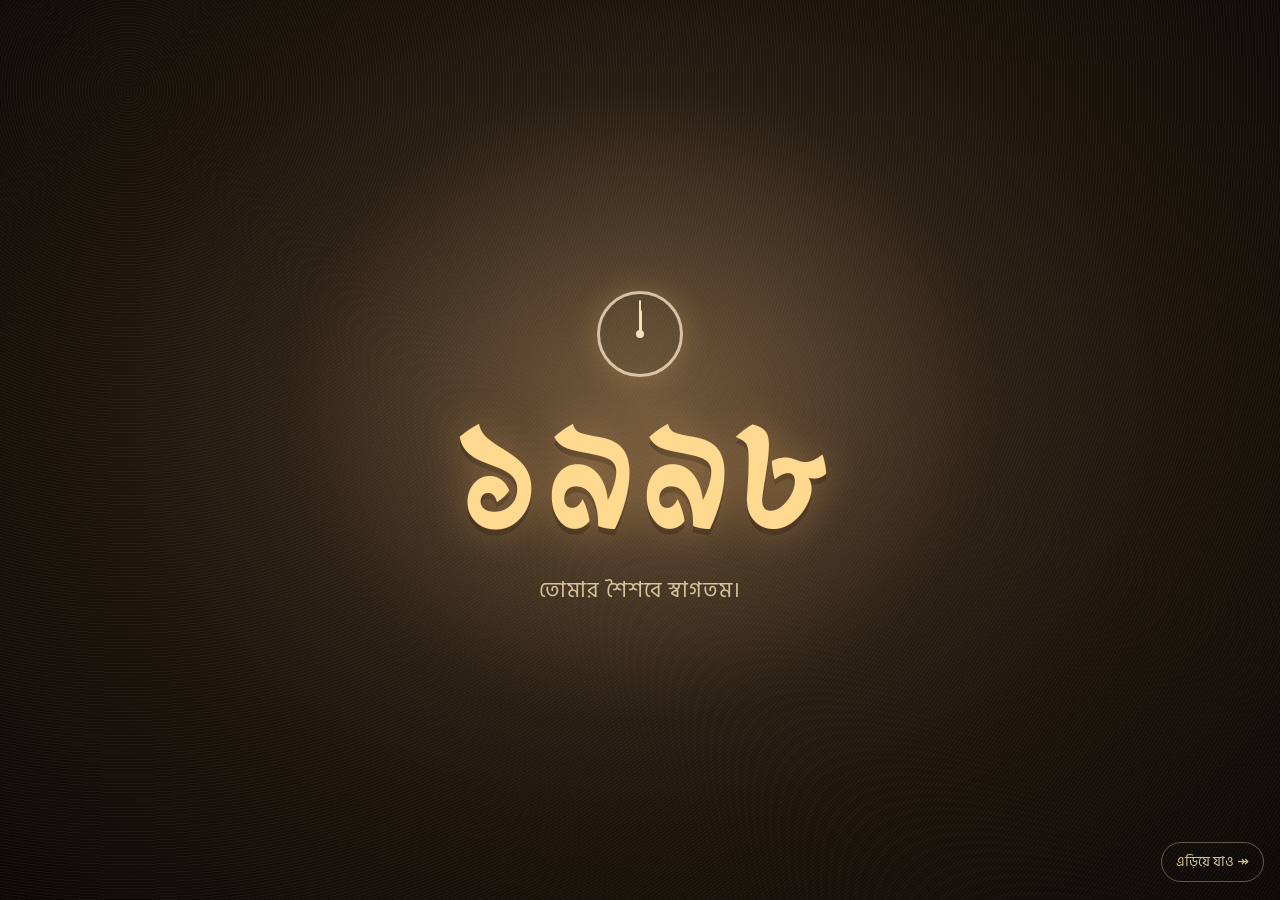
<file: index.html>
<!DOCTYPE html>
<html lang="bn">
<head>
    <meta charset="UTF-8">
    <link rel="icon" href="data:image/svg+xml,%3Csvg xmlns=%22http://www.w3.org/2000/svg%22 viewBox=%220 0 100 100%22%3E%3Crect width=%22100%22 height=%22100%22 rx=%2218%22 fill=%22%23713c35%22/%3E%3Cpath d=%22M50 18L57 43L82 50L57 57L50 82L43 57L18 50L43 43Z%22 fill=%22%23d9bd7e%22/%3E%3C/svg%3E">
    <meta name="viewport" content="width=device-width, initial-scale=1.0">

    <title>Golden Childhood Passport</title>

    <meta name="description"
          content="Your childhood. Your memories. Your story. Create your Golden Childhood Passport.">

    <link rel="preconnect" href="https://fonts.googleapis.com">
    <link rel="preconnect" href="https://fonts.gstatic.com" crossorigin>

    <link href="https://fonts.googleapis.com/css2?family=Cormorant+Garamond:wght@400;500;600;700&family=DM+Sans:wght@400;500;600;700;800&family=Atma:wght@400;500;600&family=Hind+Siliguri:wght@400;500;600;700&display=swap"
          rel="stylesheet">

    <link rel="stylesheet" href="css/variables.css">
    <link rel="stylesheet" href="css/main.css">
    <link rel="stylesheet" href="css/layout.css">
    <link rel="stylesheet" href="css/components.css">
    <link rel="stylesheet" href="css/quiz.css">
    <link rel="stylesheet" href="css/responsive.css">
    <link rel="stylesheet" href="css/profile.css">
    <link rel="stylesheet" href="css/application.css">
    <link rel="stylesheet" href="css/scenes.css">
    <link rel="stylesheet" href="css/welcome.css">
    <link rel="stylesheet" href="css/door.css">
</head>

<body>

<div class="paper-grain"></div>

<!-- =====================================================
     CHAPTER 00 — WELCOME
====================================================== -->
<main class="w-welcome" id="welcome">

    <!-- 1. "time rewinds" intro (once per visit) -->
    <div class="w-rewind" id="rewind" aria-hidden="true">
        <div class="w-rewind-light"></div>
        <div class="w-rewind-clock"><i class="h"></i><i class="m"></i><span></span></div>
        <div class="w-rewind-year" id="rewindYear">২০২৬</div>
        <p class="w-rewind-text" id="rewindText">সময় পেছনে যাচ্ছে…</p>
        <button class="w-rewind-skip" id="rewindSkip" type="button">এড়িয়ে যাও ↠</button>
    </div>
    <div class="w-flash" aria-hidden="true"></div>

    <!-- 2. the living picture -->
    <div class="w-scene" id="wScene" aria-hidden="true">
        <div class="w-photo" id="wPhoto"></div>
        <div class="w-rays"></div>
        <div class="w-dust" id="wDust"></div>
        <div class="w-birds"><i></i><i></i><i></i></div>
        <div class="w-scrim"></div>
    </div>

    <!-- 3. header -->
    <header class="w-header">
        <a href="#" class="w-brand" aria-label="Golden Childhood">
            <span class="w-brand-mark">
                <svg viewBox="0 0 40 40" aria-hidden="true"><rect x="1.5" y="1.5" width="37" height="37" rx="7" fill="none" stroke="currentColor" stroke-width="1.6"/><path d="M20 7 L23 17 L33 20 L23 23 L20 33 L17 23 L7 20 L17 17 Z" fill="currentColor"/></svg>
            </span>
            <span class="w-brand-text">
                <strong>Golden Childhood</strong>
                <small>Passport &amp; Memory Archive</small>
            </span>
        </a>
        <span class="w-chapter">CHAPTER 00 · স্বাগতম</span>
    </header>

    <!-- 4. hero -->
    <section class="w-hero">
        <div class="w-copy">
            <p class="w-eyebrow"><span>✦</span> EVERY CHILDHOOD HAS A STORY</p>

            <h1 class="w-title">
                <span class="w-line">চলো, আবার</span>
                <span class="w-line w-line-gold">ছোট হই।
                    <svg class="w-scribble" viewBox="0 0 300 24" preserveAspectRatio="none" aria-hidden="true"><path d="M4 16 C 60 4, 120 22, 180 12 S 270 6, 296 14"/></svg>
                </span>
            </h1>
            <p class="w-english">A journey back to your golden days.</p>

            <p class="w-desc" id="wDesc">
                হারিকেনের আলো, BTV-র অপেক্ষা, টিফিন চুরি আর মাঠের বিকেল — মাত্র কয়েক মিনিটে আবার ঘুরে আসো নিজের শৈশব থেকে। শেষে পাবে নিজের <strong>শৈশবের পাসপোর্ট</strong>।
            </p>

            <div class="w-cta-row">
                <button class="w-cta" id="startJourney" type="button">
                    <span class="w-cta-shine"></span>
                    <span class="w-cta-text" id="ctaText">শৈশবে ফিরে চলো</span>
                    <span class="w-cta-arrow">→</span>
                </button>
                <a class="w-cta-link" id="passportLink" href="passport.html" hidden>আমার পাসপোর্ট দেখো ✦</a>
            </div>

            <ul class="w-chips">
                <li>⏱ ৮ মিনিট</li>
                <li>🗺 ১২টা জায়গা</li>
                <li>🔒 কোনো login নেই</li>
                <li>🎧 শব্দসহ</li>
            </ul>
        </div>

        <!-- polaroids that keep changing -->
        <div class="w-polaroids" id="polaroids" aria-label="শৈশবের কিছু মুহূর্ত">
            <figure class="w-pol" style="--r:-7deg;--d:0s"><div class="sc"></div><figcaption></figcaption></figure>
            <figure class="w-pol" style="--r:5deg;--d:.15s"><div class="sc"></div><figcaption></figcaption></figure>
            <figure class="w-pol" style="--r:-2deg;--d:.3s"><div class="sc"></div><figcaption></figcaption></figure>
        </div>
    </section>

    <!-- 5. memory marquee -->
    <div class="w-ticker" aria-hidden="true">
        <div class="w-ticker-track" id="ticker"></div>
    </div>
</main>

<section class="profile-screen" id="profileScreen" hidden>

    <div class="profile-container">

        <button type="button" class="profile-back" id="backToWelcome">
            <span>←</span> Back to Welcome
        </button>

        <div class="profile-heading">
            <span class="profile-eyebrow">CHAPTER 01 · পাসপোর্টের আবেদন</span>
            <h1 class="app-title">শৈশবের পাসপোর্ট <span>আবেদনপত্র</span></h1>
        </div>

        <!-- ===== CONVERSATIONAL APPLICATION ===== -->
        <div class="application" id="application">

            <!-- the form fills itself in as the user answers -->
            <div class="app-form" aria-hidden="true">
                <div class="app-form-head">
                    <span>গণ-শৈশব প্রজাতন্ত্র</span>
                    <strong>পাসপোর্টের আবেদন ফরম</strong>
                    <small>ফরম নং ০৯০-ক</small>
                </div>
                <div class="app-photo">ছবি<br><small>পরে লাগাবে</small></div>
                <ol class="app-lines">
                    <li><span>১. ডাকনাম</span><em data-fill="nickname"></em></li>
                    <li><span>২. জন্মসাল</span><em data-fill="birthYear"></em></li>
                    <li><span>৩. শৈশবের ঠিকানা</span><em data-fill="childhoodLocation"></em></li>
                    <li><span>৪. বেড়ে ওঠা</span><em data-fill="childhoodSetting"></em></li>
                </ol>
                <div class="app-approved" id="appApproved">অনুমোদিত<small>শৈশব অধিদপ্তর</small></div>
            </div>

            <!-- one question at a time -->
            <form class="app-ask" id="appAsk" novalidate>
                <div class="app-progress" id="appProgress"><i></i><i></i><i></i><i></i></div>

                <label class="app-question" id="appQuestion" for="appInput"></label>
                <p class="app-helper" id="appHelper"></p>

                <input class="app-input" id="appInput" autocomplete="off">
                <div class="app-choices" id="appChoices" role="radiogroup" hidden></div>

                <p class="app-reaction" id="appReaction" aria-live="polite"></p>
                <p class="app-error" id="appError" role="alert"></p>

                <div class="app-actions">
                    <button type="button" class="app-btn app-btn-ghost" id="appBack">← আগের</button>
                    <button type="button" class="app-btn app-btn-ghost" id="appSkip" hidden>এড়িয়ে যাও</button>
                    <button type="submit" class="app-btn app-btn-primary" id="appNext">পরেরটা →</button>
                </div>

                <p class="app-privacy">🔒 সব তথ্য শুধু তোমার ব্রাউজারেই থাকবে।</p>
            </form>

        </div>

        <div class="profile-footer">
            <span>✦</span>
            YOUR CHILDHOOD. YOUR STORY. YOUR PASSPORT.
            <span>✦</span>
        </div>

    </div>

</section>

<script src="js/utils/helpers.js"></script>
<script src="js/modules/storage.js"></script>
<script src="js/modules/generation.js"></script>
<script src="js/data/scenes.js"></script>
<script src="js/modules/sound.js"></script>
<script src="js/modules/scene.js"></script>
<script src="js/modules/welcome.js"></script>
<script src="js/modules/application.js"></script>
<script type="module" src="js/app.js"></script>

</body>
</html>
</file>
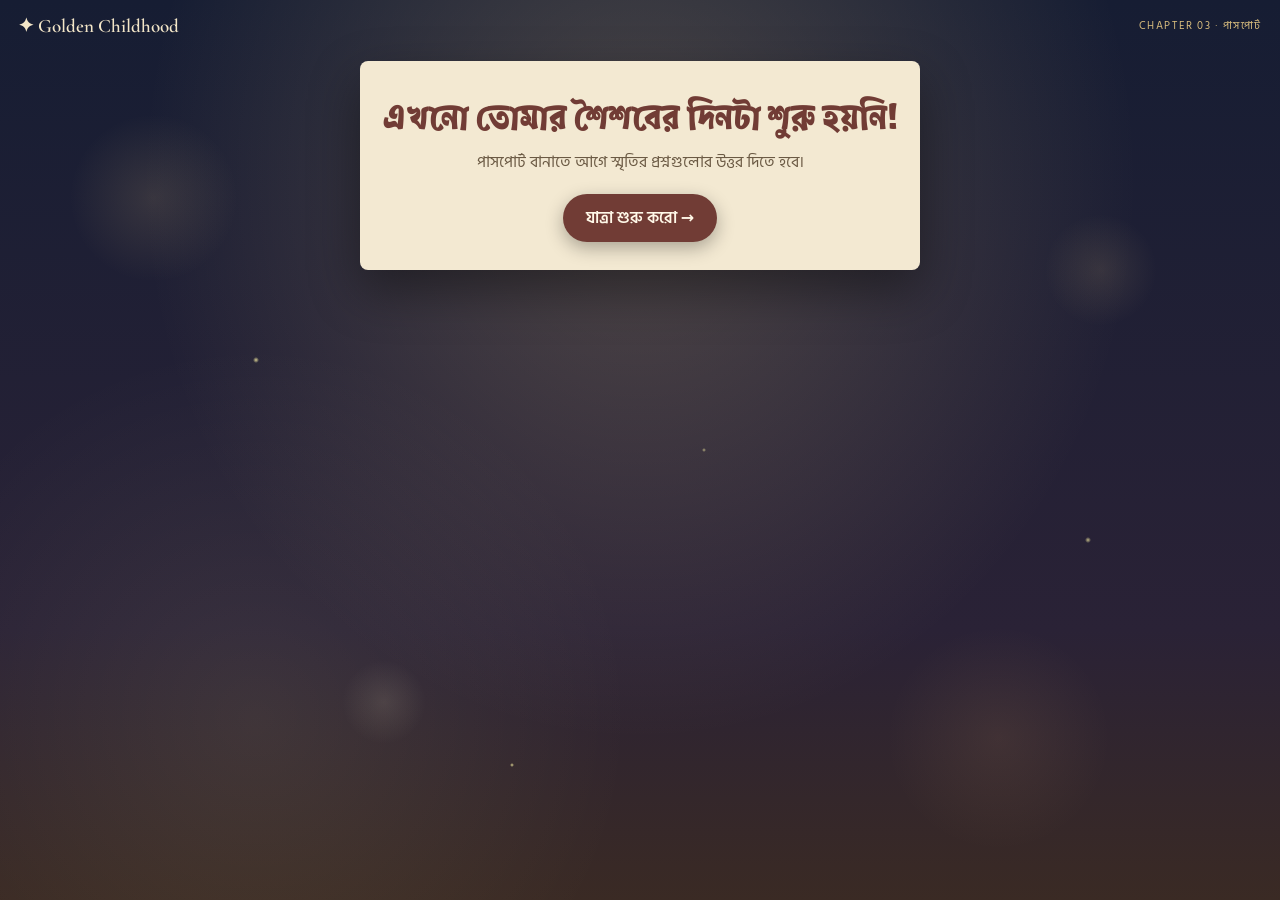
<file: passport.html>
<!DOCTYPE html>
<html lang="bn">
<head>
    <meta charset="UTF-8">
    <link rel="icon" href="data:image/svg+xml,%3Csvg xmlns=%22http://www.w3.org/2000/svg%22 viewBox=%220 0 100 100%22%3E%3Crect width=%22100%22 height=%22100%22 rx=%2218%22 fill=%22%23713c35%22/%3E%3Cpath d=%22M50 18L57 43L82 50L57 57L50 82L43 57L18 50L43 43Z%22 fill=%22%23d9bd7e%22/%3E%3C/svg%3E">
    <meta name="viewport" content="width=device-width, initial-scale=1.0, viewport-fit=cover">
    <title>আমার শৈশবের পাসপোর্ট · Golden Childhood Passport</title>
    <meta name="description" content="Every childhood has a story. আমার শৈশবের পাসপোর্ট দেখো, তারপর নিজেরটা বানাও।">
    <meta property="og:title" content="আমার শৈশবের পাসপোর্ট ✦ Golden Childhood Passport">
    <meta property="og:description" content="হারিকেন, BTV, Nokia, টিফিন চুরি… তোমার শৈশবের স্কোর কত?">
    <meta name="theme-color" content="#2b2118">

    <link rel="preconnect" href="https://fonts.googleapis.com">
    <link rel="preconnect" href="https://fonts.gstatic.com" crossorigin>
    <link href="https://fonts.googleapis.com/css2?family=Atma:wght@400;500;600&family=Hind+Siliguri:wght@400;500;600;700&family=Noto+Serif+Bengali:wght@500;600;700&family=Cormorant+Garamond:wght@500;600;700&family=Cinzel:wght@500;600;700&family=VT323&display=swap" rel="stylesheet">

    <link rel="stylesheet" href="css/variables.css?v=7.4">
    <link rel="stylesheet" href="css/scenes.css?v=7.4">
    <link rel="stylesheet" href="css/passport.css?v=7.4">
</head>

<body class="pp">

    <div class="pp-bg" aria-hidden="true"></div>

    <header class="pp-header">
        <a class="pp-brand" href="index.html">✦ <span>Golden Childhood</span></a>
        <span class="pp-chapter" id="chapterLabel">CHAPTER 03 · পাসপোর্ট</span>
    </header>

    <main class="pp-main">

        <!-- ========== A. NO DATA YET ========== -->
        <section class="pp-panel" id="emptyStep" hidden>
            <h1>এখনো তোমার শৈশবের দিনটা শুরু হয়নি!</h1>
            <p>পাসপোর্ট বানাতে আগে স্মৃতির প্রশ্নগুলোর উত্তর দিতে হবে।</p>
            <a class="pp-btn pp-btn-primary" href="index.html">যাত্রা শুরু করো →</a>
        </section>

        <!-- ========== B. PHOTO ========== -->
        <section class="pp-panel" id="photoStep" hidden>
            <span class="pp-eyebrow">শেষ ধাপ · ছবি</span>
            <h1>পাসপোর্টের জন্য একটা ছবি লাগাও</h1>
            <p>ছোটবেলার ছবি হলে সবচেয়ে ভালো! ছবিটা শুধু তোমার ফোনেই থাকবে, কোথাও আপলোড হবে না।</p>

            <div class="pp-cropper" id="cropper">
                <canvas id="cropCanvas" width="480" height="600"></canvas>
                <label class="pp-cropper-empty" id="cropEmpty" for="photoInput">
                    <span>📷</span>
                    <strong>ছবি বেছে নাও</strong>
                    <small>গ্যালারি বা ক্যামেরা থেকে</small>
                </label>
                <span class="pp-tape pp-tape-a"></span><span class="pp-tape pp-tape-b"></span>
            </div>
            <input type="file" id="photoInput" accept="image/*" hidden>

            <div class="pp-zoom" id="zoomRow" hidden>
                <span>−</span>
                <input type="range" id="zoomRange" min="1" max="3" step="0.01" value="1" aria-label="ছবি বড়-ছোট করো">
                <span>+</span>
            </div>
            <p class="pp-hint" id="cropHint" hidden>ছবি টেনে সরাও, স্লাইডার দিয়ে বড়-ছোট করো।</p>

            <div class="pp-actions">
                <button class="pp-btn pp-btn-ghost" id="skipPhoto" type="button">ছবি ছাড়াই চলো</button>
                <label class="pp-btn pp-btn-ghost" id="changePhoto" for="photoInput" hidden>অন্য ছবি</label>
                <button class="pp-btn pp-btn-primary" id="usePhoto" type="button" disabled>ছবিটা লাগাও ✓</button>
            </div>
        </section>

        <!-- ========== C. THE PASSPORT ========== -->
        <section class="pp-reveal" id="revealStep" hidden>

            <p class="pp-shared-note" id="sharedNote" hidden></p>

            <div class="pp-book" id="book">
                <!-- closed cover -->
                <button class="pp-cover" id="cover" type="button" aria-label="পাসপোর্ট খোলো">
                    <span class="pp-cover-top">গণ-শৈশব প্রজাতন্ত্র</span>
                    <span class="pp-cover-emblem">
                        <svg viewBox="0 0 100 100" aria-hidden="true">
                            <circle cx="50" cy="50" r="44" fill="none" stroke="currentColor" stroke-width="2"/>
                            <circle cx="50" cy="50" r="36" fill="none" stroke="currentColor" stroke-width="1"/>
                            <path d="M50 18 L56 40 L78 46 L56 52 L50 74 L44 52 L22 46 L44 40 Z" fill="currentColor"/>
                            <path d="M30 80 q20 -14 40 0" fill="none" stroke="currentColor" stroke-width="2"/>
                        </svg>
                    </span>
                    <span class="pp-cover-title">শৈশবের<br>পাসপোর্ট</span>
                    <span class="pp-cover-en">CHILDHOOD PASSPORT</span>
                    <span class="pp-cover-chip"></span>
                    <span class="pp-cover-edition" id="coverEdition"></span>
                    <span class="pp-foil" aria-hidden="true"></span>
                    <span class="pp-stitch" aria-hidden="true"></span>
                    <span class="pp-cover-tap" id="coverTap">খুলতে চাপ দাও ☝</span>
                </button>

                <!-- open spread -->
                <div class="pp-spread" id="spread">
                    <!-- things tucked between the pages -->
                    <div class="pp-tucked" id="tucked" aria-hidden="true"></div>
                    <span class="pp-sheen" aria-hidden="true"></span>
                    <!-- hidden UV ink, seen only under the UV torch -->
                    <div class="pp-uv" id="uv" aria-hidden="true">
                        <div class="pp-uv-half" id="uvLeft"></div>
                        <div class="pp-uv-half" id="uvRight"></div>
                    </div>
                    <!-- LEFT: identity -->
                    <div class="pp-page pp-left">
                        <span class="pp-watermark" aria-hidden="true">🪁</span>
                        <span class="pp-ribbon" id="ribbon"></span>
                        <div class="pp-page-head">
                            <span>গণ-শৈশব প্রজাতন্ত্র</span>
                            <strong>শৈশবের পাসপোর্ট · CHILDHOOD PASSPORT</strong>
                            <em class="pp-micro" aria-hidden="true">শৈশবশৈশবশৈশবশৈশবশৈশবশৈশবশৈশবশৈশবশৈশবশৈশবশৈশবশৈশবশৈশবশৈশব</em>
                        </div>
                        <div class="pp-id">
                            <span class="pp-laminate" aria-hidden="true"></span>
                            <div class="pp-photo-col">
                                <div class="pp-photo" id="ppPhoto">
                                    <span class="pp-tape pp-tape-a"></span>
                                    <span class="pp-holo" aria-hidden="true"></span>
                                </div>
                                <div class="pp-doodle" aria-hidden="true">
                                    <svg viewBox="0 0 60 50"><path d="M30 46 C 26 34, 34 24, 28 6 M20 14 L28 4 L36 13"/></svg>
                                    <span>এটা আমি!</span>
                                    <svg class="pp-doodle-sun" viewBox="0 0 40 40"><circle cx="20" cy="20" r="7"/><path d="M20 4v6M20 30v6M4 20h6M30 20h6M9 9l4 4M27 27l4 4M31 9l-4 4M9 31l4-4"/></svg>
                                </div>
                            </div>
                            <dl class="pp-fields">
                                <div><dt>ডাকনাম / Name</dt><dd class="pp-hand" id="fName"></dd></div>
                                <div><dt>যুগ / Generation</dt><dd id="fEra"></dd></div>
                                <div><dt>জন্মসাল</dt><dd id="fYear"></dd></div>
                                <div><dt>শৈশবের ঠিকানা</dt><dd id="fPlace"></dd></div>
                                <div><dt>বেড়ে ওঠা</dt><dd id="fSetting"></dd></div>
                                <div><dt>পাসপোর্ট নং</dt><dd class="pp-mono" id="fNumber"></dd></div>
                            </dl>
                        </div>
                        <div class="pp-sign">
                            <div class="pp-ghost" id="ppGhost" aria-hidden="true"></div>
                            <span class="pp-hand pp-signature" id="fSign"></span>
                            <small>বাহকের স্বাক্ষর · ইস্যু: <span id="fIssued"></span></small>
                        </div>
                        <div class="pp-identity" id="identity">
                            <span>শৈশবের পরিচয় · তুমি ছিলে</span>
                            <strong id="identityTitle"></strong>
                            <b class="pp-identity-second" id="identitySecond" hidden></b>
                            <em id="identityLine"></em>
                        </div>

                        <!-- how much of the childhood was lived -->
                        <div class="pp-exp" id="exp">
                            <div class="pp-exp-head">
                                <span>অভিজ্ঞতার খতিয়ান</span>
                                <p><strong id="expDid">০</strong><em>টা অভিজ্ঞতা<br>নিজে করেছ</em></p>
                            </div>
                            <div class="pp-exp-bar" aria-hidden="true"><i class="did" id="barDid"></i><i class="saw" id="barSaw"></i></div>
                            <ul class="pp-exp-legend" id="expLegend"></ul>
                            <p class="pp-exp-line" id="expLine"></p>
                        </div>

                        <div class="pp-mrz" id="mrz"></div>
                    </div>

                    <!-- RIGHT: score + stamps -->
                    <div class="pp-page pp-right">
                        <span class="pp-stain" aria-hidden="true"></span>
                        <span class="pp-dogear" aria-hidden="true"></span>
                        <span class="pp-perf" id="perf" aria-hidden="true"></span>
                        <div class="pp-page-head">
                            <span>ভিসা ও স্ট্যাম্প</span>
                            <strong>VISAS · শৈশবের ১২টা জায়গা</strong>
                            <em class="pp-micro" aria-hidden="true">GOLDENCHILDHOODGOLDENCHILDHOODGOLDENCHILDHOODGOLDENCHILDHOOD</em>
                        </div>

                        <div class="pp-score">
                            <div class="pp-score-box">
                                <strong id="scoreValue">০</strong><small>/১০০</small>
                                <canvas class="pp-scratch" id="scratch" width="300" height="140" aria-label="ঘষে স্কোর দেখো"></canvas>
                            </div>
                            <div class="pp-score-meta">
                                <span>Childhood Memories Score</span>
                                <strong id="titleBn"></strong>
                                <em id="titleEn"></em>
                                <span class="pp-level" id="levelChip" aria-label="পাসপোর্টের লেভেল"></span>
                            </div>
                        </div>

                        <ol class="pp-stamps" id="stamps"></ol>
                        <p class="pp-missing" id="missingPlaces" hidden></p>

                        <div class="pp-badges" id="badgeRow"></div>
                        <div class="pp-seal" id="seal" aria-hidden="true"><span id="sealText"></span></div>
                    </div>
                </div>

                <!-- pages 3–4 -->
                <div class="pp-spread pp-spread-2" id="spread2" hidden>
                    <div class="pp-page pp-left pp-album">
                        <div class="pp-page-head">
                            <span>পাতা ৩</span>
                            <strong>স্মৃতির অ্যালবাম · MEMORY ALBUM</strong>
                            <em class="pp-micro" aria-hidden="true">শৈশবশৈশবশৈশবশৈশবশৈশবশৈশবশৈশবশৈশবশৈশবশৈশবশৈশবশৈশবশৈশবশৈশব</em>
                        </div>
                        <p class="pp-album-sub">সবচেয়ে উজ্জ্বল চারটা জায়গা</p>
                        <div class="pp-album-grid" id="albumGrid"></div>
                        <p class="pp-album-sub">নিজের হাতে লেখা</p>
                        <div class="pp-album-notes" id="albumNotes"></div>
                        <div class="pp-prefs" id="prefs" hidden></div>
                    </div>
                    <div class="pp-page pp-right pp-badgebook">
                        <div class="pp-page-head">
                            <span>পাতা ৪</span>
                            <strong>ব্যাজের খাতা · BADGE BOOK</strong>
                            <em class="pp-micro" aria-hidden="true">GOLDENCHILDHOODGOLDENCHILDHOODGOLDENCHILDHOODGOLDENCHILDHOOD</em>
                        </div>
                        <p class="pp-badgebook-count" id="badgeCount"></p>
                        <ol class="pp-coins" id="coins"></ol>
                    </div>
                </div>
            </div>

            <!-- turn pages + UV torch -->
            <div class="pp-pager" id="pager" hidden>
                <button class="pp-btn pp-btn-ghost" id="prevPage" type="button" disabled>← আগের পাতা</button>
                <button class="pp-btn pp-btn-uv" id="uvBtn" type="button" aria-pressed="false">🔦 UV আলো ফেলো</button>
                <button class="pp-btn pp-btn-ghost" id="nextPage" type="button">পাতা ওল্টাও →</button>
            </div>

            <p class="pp-title-line" id="titleLine"></p>

            <!-- level ladder: where you stand, what is next -->
            <section class="pp-next" id="nextTier" hidden>
                <p class="pp-next-eyebrow">পাসপোর্টের লেভেল</p>
                <ol class="pp-ladder" id="ladder"></ol>
                <div class="pp-next-bar"><i id="nextBar"></i></div>
                <p id="nextText"></p>
                <p class="pp-next-cheer" id="nextCheer"></p>
                <a class="pp-btn pp-btn-primary pp-next-again" href="quiz.html" id="playAgain" hidden>🔄 আবার খেলো, লেভেল বাড়াও</a>
            </section>

            <!-- actions -->
            <div class="pp-actions pp-final-actions" id="finalActions" hidden>
                <button class="pp-btn pp-btn-primary" id="downloadBtn" type="button">⬇ ছবি হিসেবে নামাও</button>
                <button class="pp-btn pp-btn-primary" id="shareBtn" type="button">↗ বন্ধুদের পাঠাও</button>
                <a class="pp-btn pp-btn-ghost" href="quiz.html" id="editBtn">✎ উত্তর বদলাও</a>
                <button class="pp-btn pp-btn-ghost" id="photoBtn" type="button">📷 ছবি বদলাও</button>
            </div>
            <div class="pp-actions" id="sharedActions" hidden>
                <a class="pp-btn pp-btn-primary" href="index.html">✦ আমারটা বানাই</a>
            </div>
            <p class="pp-toast" id="ppToast" role="status" aria-live="polite"></p>

            <!-- comparison with a friend -->
            <section class="pp-compare" id="compare" hidden>
                <h2>তুমি বনাম <span id="compareName"></span></h2>
                <div class="pp-compare-score" id="compareScore"></div>
                <div class="pp-envy" id="envy" hidden>
                    <h3 id="envyTitle"></h3>
                    <ul class="pp-envy-list" id="envyList"></ul>
                </div>
                <ul class="pp-compare-list" id="compareList"></ul>
            </section>

            <!-- CV style detail view -->
            <section class="pp-cv" id="cv" hidden>
                <header class="pp-cv-head">
                    <span class="pp-eyebrow">বিস্তারিত · শৈশবের জীবনবৃত্তান্ত</span>
                    <h2 id="cvName"></h2>
                    <p id="cvSummary"></p>
                </header>

                <h3>জায়গা অনুযায়ী স্মৃতি</h3>
                <ul class="pp-bars" id="cvBars"></ul>

            </section>
        </section>
    </main>

    <canvas id="exportCanvas" width="1080" height="1350" hidden></canvas>

    <script src="js/config.js?v=7.4"></script>
    <script src="js/vendor/qrcode.js?v=7.4"></script>
    <script src="js/data/questions.js?v=7.4"></script>
    <script src="js/data/journey.js?v=7.4"></script>
    <script src="js/data/badges.js?v=7.4"></script>
    <script src="js/data/titles.js?v=7.4"></script>
    <script src="js/data/tiers.js?v=7.4"></script>
    <script src="js/data/keepsakes.js?v=7.4"></script>
    <script src="js/data/scenes.js?v=7.4"></script>
    <script src="js/utils/helpers.js?v=7.4"></script>
    <script src="js/modules/storage.js?v=7.4"></script>
    <script src="js/modules/generation.js?v=7.4"></script>
    <script src="js/modules/scoring.js?v=7.4"></script>
    <script src="js/modules/badge-engine.js?v=7.4"></script>
    <script src="js/modules/sound.js?v=7.4"></script>
    <script src="js/modules/scene.js?v=7.4"></script>
    <script src="js/modules/photo-upload.js?v=7.4"></script>
    <script src="js/modules/report.js?v=7.4"></script>
    <script src="js/modules/passport.js?v=7.4"></script>
</body>
</html>
</file>
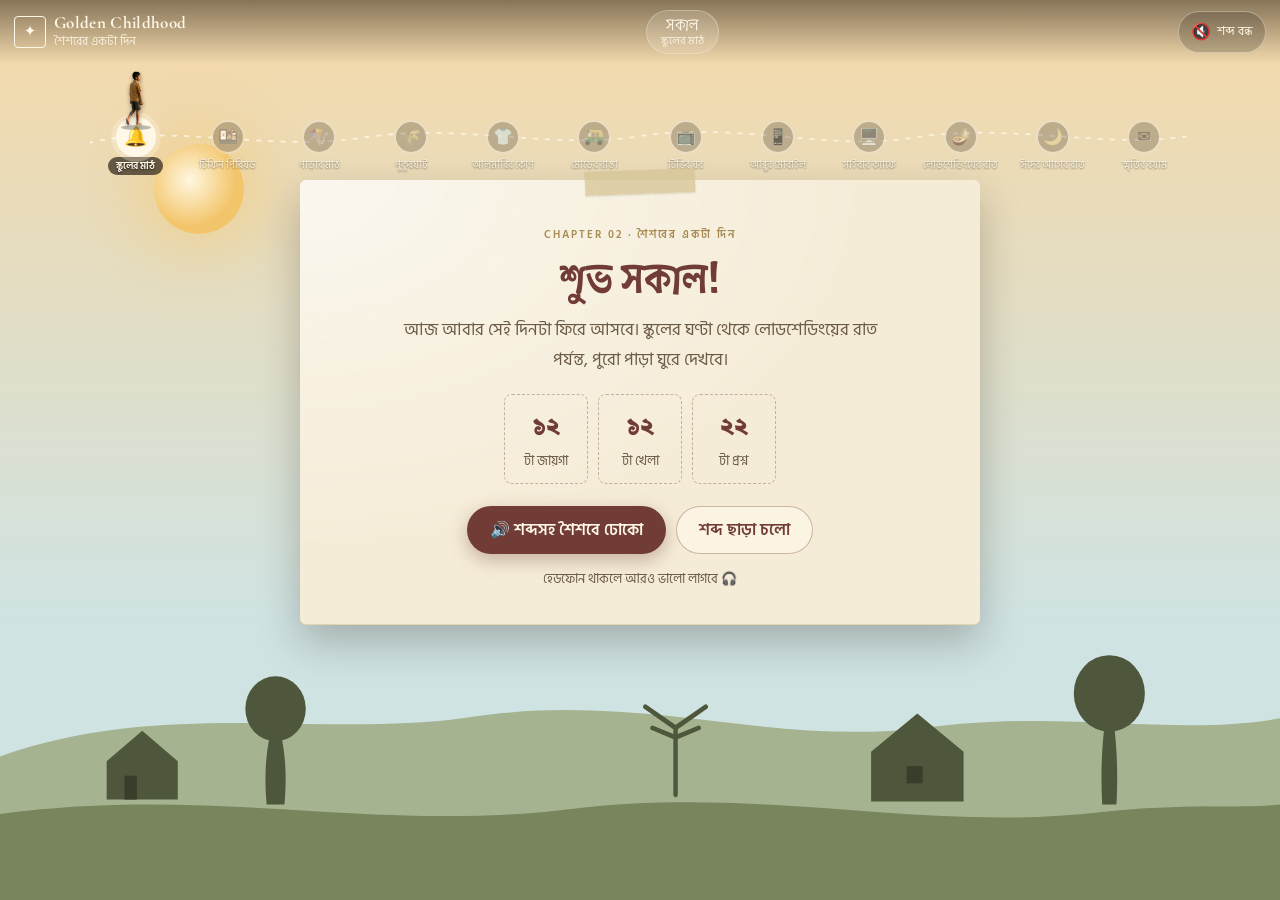
<file: quiz.html>
<!DOCTYPE html>
<html lang="bn">
<head>
    <meta charset="UTF-8">
    <link rel="icon" href="data:image/svg+xml,%3Csvg xmlns=%22http://www.w3.org/2000/svg%22 viewBox=%220 0 100 100%22%3E%3Crect width=%22100%22 height=%22100%22 rx=%2218%22 fill=%22%23713c35%22/%3E%3Cpath d=%22M50 18L57 43L82 50L57 57L50 82L43 57L18 50L43 43Z%22 fill=%22%23d9bd7e%22/%3E%3C/svg%3E">
    <meta name="viewport" content="width=device-width, initial-scale=1.0, viewport-fit=cover">
    <title>শৈশবের একটা দিন · Golden Childhood Passport</title>
    <meta name="theme-color" content="#2b2118">

    <link rel="preconnect" href="https://fonts.googleapis.com">
    <link rel="preconnect" href="https://fonts.gstatic.com" crossorigin>
    <link href="https://fonts.googleapis.com/css2?family=Atma:wght@400;500;600&family=Hind+Siliguri:wght@400;500;600;700&family=Noto+Serif+Bengali:wght@500;600;700&family=Cormorant+Garamond:wght@500;600;700&family=VT323&display=swap" rel="stylesheet">

    <link rel="stylesheet" href="css/variables.css">
    <link rel="stylesheet" href="css/journey.css">
    <link rel="stylesheet" href="css/scenes.css">
    <link rel="stylesheet" href="css/moments.css">
</head>

<body class="journey phase-morning" data-theme="blackboard">

    <!-- ===== THE WORLD (sky + landscape change with the time of day) ===== -->
    <div class="world" aria-hidden="true">
        <div class="sky"></div>
        <div class="stars"></div>
        <div class="sun"></div>
        <div class="cloud cloud-a"></div>
        <div class="cloud cloud-b"></div>
        <div class="fireflies"></div>

        <svg class="landscape" viewBox="0 0 1440 320" preserveAspectRatio="none">
            <path class="hill hill-back" d="M0 170 C 180 110 360 150 520 130 C 720 100 860 160 1040 140 C 1200 120 1320 150 1440 130 L1440 320 L0 320 Z"/>
            <g class="village-silhouette">
                <path d="M120 175 l40 -32 l40 32 v40 h-80 z"/>
                <rect x="140" y="190" width="14" height="25" class="window-light"/>
                <path d="M980 165 l52 -40 l52 40 v52 h-104 z"/>
                <rect x="1020" y="180" width="18" height="18" class="window-light"/>
                <path d="M300 220 c -6 -60 10 -90 10 -90 c 0 0 16 30 10 90 z"/>
                <circle cx="310" cy="120" r="34"/>
                <path d="M1240 220 c -4 -70 8 -110 8 -110 c 0 0 12 40 8 110 z"/>
                <circle cx="1248" cy="104" r="40"/>
                <path d="M760 210 v-70 M760 140 l-34 -22 M760 140 l34 -22 M760 150 l-26 -10 M760 150 l26 -10" class="palm"/>
            </g>
            <path class="hill hill-front" d="M0 230 C 240 200 420 250 640 225 C 860 200 1040 250 1240 228 C 1340 218 1400 225 1440 220 L1440 320 L0 320 Z"/>
        </svg>
    </div>

    <!-- the memory scene fills the whole page behind the question -->
    <div class="j-fullscene" id="fullScene" aria-hidden="false">
        <div class="sc" data-layer="a" hidden></div>
        <div class="sc" data-layer="b" hidden></div>
    </div>

    <!-- lantern darkness for the load-shedding night -->
    <div class="darkness" aria-hidden="true"></div>

    <!-- ===== HEADER ===== -->
    <header class="j-header">
        <a class="j-brand" href="index.html" title="শুরুর পাতায় ফেরো">
            <span class="j-brand-mark">✦</span>
            <span>
                <strong>Golden Childhood</strong>
                <small>শৈশবের একটা দিন</small>
            </span>
        </a>

        <div class="j-clock" id="clock">
            <span class="j-clock-phase" id="clockPhase">সকাল</span>
            <span class="j-clock-place" id="clockPlace">স্কুলের মাঠ</span>
        </div>

        <button class="j-sound" id="soundToggle" type="button" aria-pressed="false" title="শব্দ চালু/বন্ধ">
            <span class="j-sound-icon">🔇</span>
            <span class="j-sound-label">শব্দ বন্ধ</span>
        </button>
    </header>

    <!-- ===== MAP OF THE NEIGHBOURHOOD ===== -->
    <nav class="j-map" id="map" aria-label="পাড়ার ম্যাপ">
        <div class="j-map-track" id="mapTrack">
            <svg class="j-map-path" preserveAspectRatio="none" viewBox="0 0 1000 60"><path d="M0 40 C 80 10 160 55 250 32 C 340 10 420 52 500 30 C 590 8 670 54 750 32 C 840 10 920 50 1000 30"/></svg>
            <ol class="j-stops" id="mapStops"></ol>
            <div class="j-walker" id="walker">
                <img src="assets/images/decorations/child-small/walk-01.webp" alt="" id="walkerImg" draggable="false">
                <span class="j-walker-shadow"></span>
            </div>
        </div>
    </nav>

    <!-- ===== STAGE ===== -->
    <main class="j-stage" id="stage">

        <!-- 1. Start of the day -->
        <section class="j-screen j-intro" id="introScreen" hidden>
            <span class="j-eyebrow">CHAPTER 02 · শৈশবের একটা দিন</span>
            <h1 id="introTitle">শুভ সকাল!</h1>
            <p id="introText">আজ আবার সেই দিনটা ফিরে আসবে। স্কুলের ঘণ্টা থেকে লোডশেডিংয়ের রাত পর্যন্ত — পুরো পাড়া ঘুরে দেখবে।</p>
            <ul class="j-intro-facts">
                <li><strong>১২</strong><span>টা জায়গা</span></li>
                <li><strong>৩৬</strong><span>টা স্মৃতি</span></li>
                <li><strong>~৮</strong><span>মিনিট</span></li>
            </ul>
            <div class="j-intro-actions">
                <button class="j-btn j-btn-primary" id="startWithSound" type="button">🔊 শব্দসহ শৈশবে ঢোকো</button>
                <button class="j-btn j-btn-ghost" id="startSilent" type="button">শব্দ ছাড়া চলো</button>
            </div>
            <p class="j-hint">হেডফোন থাকলে আরও ভালো লাগবে 🎧</p>
        </section>

        <!-- 2. Arriving at a place -->
        <section class="j-screen j-entry" id="entryScreen" hidden>
            <div class="j-entry-visual" id="entryVisual"></div>
            <p class="j-entry-place" id="entryPlace"></p>
            <h2 class="j-entry-line" id="entryLine"></h2>
            <p class="j-entry-sub" id="entrySub"></p>
            <button class="j-btn j-btn-primary j-entry-action" id="entryAction" type="button"></button>
        </section>

        <!-- 2b. A hands-on moment (no question) -->
        <section class="j-screen j-moment" id="momentScreen" hidden>
            <p class="j-entry-place" id="momentPlace"></p>
            <h2 class="j-moment-title" id="momentTitle"></h2>
            <p class="j-moment-sub" id="momentSub"></p>
            <div class="mo" id="momentArea"></div>
        </section>

        <!-- 3. A memory card -->
        <article class="j-screen j-card" id="card" hidden>
            <div class="j-card-frame">
                <header class="j-card-top">
                    <span class="j-card-place" id="cardPlace"></span>
                    <span class="j-card-count" id="cardCount"></span>
                </header>

                <div class="j-card-sticker" id="cardSticker" aria-hidden="true"></div>


                <h2 class="j-card-question" id="cardQuestion"></h2>
                <p class="j-card-helper" id="cardHelper"></p>

                <div class="j-options" id="cardOptions" role="radiogroup"></div>

                <div class="j-story" id="story">
                    <button class="j-story-toggle" id="storyToggle" type="button">
                        ✎ এটা নিয়ে কোনো গল্প আছে? <small>(ইচ্ছা হলে লেখো)</small>
                    </button>
                    <div class="j-story-paper" id="storyPaper" hidden>
                        <textarea id="storyText" maxlength="400" rows="3"
                                  placeholder="যেমন: একবার কারেন্ট গেলে আমরা সবাই ছাদে উঠে…"></textarea>
                        <small id="storyCount">০ / ৪০০</small>
                    </div>
                </div>

                <footer class="j-card-nav">
                    <button class="j-btn j-btn-ghost" id="backButton" type="button">← আগের</button>
                    <button class="j-btn j-btn-primary" id="nextButton" type="button" disabled>পরের স্মৃতি →</button>
                </footer>
            </div>
        </article>

        <!-- 4. "Go deeper?" -->
        <section class="j-screen j-offer" id="offerScreen" hidden>
            <div class="j-offer-stamp" id="offerStamp"></div>
            <h2 id="offerTitle"></h2>
            <p id="offerText"></p>
            <div class="j-intro-actions">
                <button class="j-btn j-btn-ghost" id="offerDeeper" type="button"></button>
                <button class="j-btn j-btn-primary" id="offerContinue" type="button">সামনে এগোই →</button>
            </div>
        </section>

        <!-- 5. End of the day -->
        <section class="j-screen j-finale" id="finaleScreen" hidden>
            <div class="j-finale-house" aria-hidden="true">
                <div class="j-finale-roof"></div>
                <div class="j-finale-wall"><span class="j-finale-window"></span><span class="j-finale-door"></span></div>
            </div>
            <span class="j-eyebrow">দিন শেষ</span>
            <h2 id="finaleTitle">বাসায় ফিরেছ।</h2>
            <p id="finaleText"></p>
            <div class="j-intro-actions">
                <button class="j-btn j-btn-ghost" id="finaleReview" type="button">↶ উত্তরগুলো দেখি</button>
                <a class="j-btn j-btn-primary" href="passport.html">আমার পাসপোর্ট বানাও ✦</a>
            </div>
        </section>
    </main>

    <!-- flying paper plane (saved memory) -->
    <div class="j-plane" id="plane" aria-hidden="true">✉</div>

    <!-- "আম্মুর ডাক" -->
    <div class="j-toast" id="toast" role="status" aria-live="polite" hidden>
        <span class="j-toast-face">👩</span>
        <span class="j-toast-text" id="toastText"></span>
    </div>

    <script src="js/data/questions.js"></script>
    <script src="js/data/categories.js"></script>
    <script src="js/data/journey.js"></script>
    <script src="js/data/scenes.js"></script>
    <script src="js/data/moments.js"></script>
    <script src="js/utils/helpers.js"></script>
    <script src="js/modules/storage.js"></script>
    <script src="js/modules/generation.js"></script>
    <script src="js/modules/sound.js"></script>
    <script src="js/modules/scene.js"></script>
    <script src="js/modules/moments.js"></script>
    <script src="js/modules/quiz.js"></script>
</body>
</html>
</file>
<file: css/variables.css>
/* =========================================
   GOLDEN CHILDHOOD PASSPORT
   GLOBAL CHILDHOOD DESIGN SYSTEM
   VERSION 2.0
========================================= */

:root {

    /* =====================================
       01. CORE COLORS — ORIGINAL IDENTITY
    ===================================== */

    --color-ink: #29251d;
    --color-ink-soft: #514638;
    --color-ink-muted: #786b59;

    --color-paper: #e9dfc8;
    --color-paper-light: #f3ead7;
    --color-paper-dark: #d2c3a3;

    --color-burgundy: #713c35;
    --color-burgundy-dark: #4b2927;
    --color-burgundy-light: #8a5549;

    --color-antique-gold: #a88a53;
    --color-gold-light: #c9ad78;
    --color-gold-pale: #e0cca0;

    --color-muted-green: #65715b;

    --color-white: #fffdf7;
    --color-black: #17140f;


    /* =====================================
       02. CHILDHOOD WORLD COLOR PALETTE
    ===================================== */

    /* Sky & Open World */

    --color-sky: #a9c7ce;
    --color-sky-light: #d5e5df;
    --color-sky-dark: #718f96;

    /* Nature & Village */

    --color-leaf: #84936b;
    --color-leaf-light: #b4bd91;
    --color-leaf-dark: #4e6449;

    /* Childhood Play */

    --color-kite-red: #b95d4c;
    --color-mustard: #d5aa55;
    --color-play-blue: #789eae;
    --color-chalk: #fff9e9;

    /* Warm Memory */

    --color-sunset: #d99b72;
    --color-memory-pink: #d6a69a;
    --color-memory-orange: #c98255;
    --color-memory-cream: #f7edda;

    /* Night Memories */

    --color-night: #303c4a;
    --color-night-blue: #526779;
    --color-lantern: #e6b75f;


    /* =====================================
       03. GRADIENT SYSTEM
    ===================================== */

    --gradient-welcome:
        linear-gradient(
            135deg,
            #f4e8d0 0%,
            #e8d6b5 45%,
            #d8c5a1 100%
        );

    --gradient-childhood:
        linear-gradient(
            135deg,
            #f4e6ca 0%,
            #e9d8b8 50%,
            #d8c9a9 100%
        );

    --gradient-sunset:
        linear-gradient(
            135deg,
            #e9c5a4 0%,
            #d9a58c 50%,
            #b97968 100%
        );

    --gradient-nature:
        linear-gradient(
            135deg,
            #e5e7cf 0%,
            #bdc7a2 55%,
            #879875 100%
        );

    --gradient-night:
        linear-gradient(
            135deg,
            #485664 0%,
            #303c4a 55%,
            #252d38 100%
        );

    --gradient-golden:
        linear-gradient(
            135deg,
            #e5cf9d 0%,
            #c5a66b 50%,
            #987849 100%
        );


    /* =====================================
       04. TYPOGRAPHY
    ===================================== */

    --font-display: 'Cormorant Garamond', Georgia, serif;
    --font-body: 'DM Sans', Arial, sans-serif;

    --font-size-xs: 11px;
    --font-size-sm: 13px;
    --font-size-base: 16px;
    --font-size-lg: 18px;

    --font-size-xl: 22px;
    --font-size-2xl: 30px;
    --font-size-3xl: 40px;
    --font-size-hero: clamp(42px, 6vw, 76px);

    --line-height-tight: 1.15;
    --line-height-normal: 1.6;
    --line-height-relaxed: 1.8;


    /* =====================================
       05. LAYOUT
    ===================================== */

    --page-width: 1400px;

    --page-padding: clamp(20px, 5vw, 80px);

    --header-height: 60px;

    --section-gap: clamp(40px, 7vw, 90px);

    --content-width: 900px;


    /* =====================================
       06. BACKGROUND SYSTEM
    ===================================== */

    --background-paper:
        linear-gradient(
            135deg,
            #f5ecd9,
            #e9dfc8
        );

    --background-vintage:
        radial-gradient(
            circle at 15% 20%,
            rgba(255, 248, 225, 0.8),
            transparent 35%
        ),
        radial-gradient(
            circle at 85% 80%,
            rgba(193, 158, 103, 0.15),
            transparent 35%
        ),
        #e9dfc8;

    --background-childhood:
        radial-gradient(
            circle at 15% 15%,
            rgba(255, 244, 210, 0.85),
            transparent 30%
        ),
        radial-gradient(
            circle at 85% 25%,
            rgba(169, 199, 206, 0.25),
            transparent 35%
        ),
        linear-gradient(
            135deg,
            #f3ead7,
            #e5d7ba
        );


    /* =====================================
       07. TEXTURE & DECORATION
    ===================================== */

    --texture-opacity: 0.12;

    --decoration-opacity: 0.75;

    --overlay-paper:
        rgba(247, 237, 218, 0.72);

    --overlay-dark:
        rgba(41, 37, 29, 0.35);

    --overlay-gold:
        rgba(201, 173, 120, 0.18);


    /* =====================================
       08. BORDER
    ===================================== */

    --border-light:
        1px solid rgba(168, 138, 83, 0.35);

    --border-gold:
        1px solid var(--color-antique-gold);

    --border-burgundy:
        1px solid var(--color-burgundy);

    --border-vintage:
        1px solid rgba(113, 60, 53, 0.22);

    --border-dashed:
        1px dashed rgba(168, 138, 83, 0.55);


    /* =====================================
       09. SHADOW
    ===================================== */

    --shadow-soft:
        0 8px 25px rgba(56, 43, 27, 0.10);

    --shadow-medium:
        0 15px 35px rgba(56, 43, 27, 0.16);

    --shadow-strong:
        0 25px 55px rgba(56, 43, 27, 0.25);

    --shadow-paper:
        0 12px 30px rgba(70, 52, 31, 0.12);

    --shadow-floating:
        0 18px 40px rgba(48, 42, 31, 0.18);

    --shadow-glow-gold:
        0 0 25px rgba(230, 183, 95, 0.25);


    /* =====================================
       10. RADIUS
    ===================================== */

    --radius-small: 2px;
    --radius-medium: 6px;
    --radius-large: 12px;
    --radius-round: 50%;

    --radius-card: 14px;
    --radius-paper: 4px;
    --radius-pill: 999px;


    /* =====================================
       11. TRANSITIONS
    ===================================== */

    --transition-fast: 0.2s ease;
    --transition: 0.3s ease;
    --transition-slow: 0.5s ease;

    --transition-page: 0.8s ease-in-out;

    --ease-childhood:
        cubic-bezier(0.22, 1, 0.36, 1);

    --ease-memory:
        cubic-bezier(0.65, 0, 0.35, 1);


    /* =====================================
       12. ANIMATION DURATIONS
    ===================================== */

    --duration-fast: 0.3s;
    --duration-normal: 0.6s;
    --duration-slow: 1s;
    --duration-dreamy: 2.5s;
    --duration-floating: 4s;

    --animation-distance: 24px;


    /* =====================================
       13. Z-INDEX
    ===================================== */

    --z-background: -1;
    --z-content: 1;
    --z-header: 5;
    --z-decoration: 10;
    --z-overlay: 100;

    --z-modal: 200;
    --z-animation: 300;


    /* =====================================
       14. ACCESSIBILITY
    ===================================== */

    --focus-outline:
        3px solid rgba(113, 60, 53, 0.65);

    --focus-offset: 4px;

}
</file>
<file: css/main.css>
/* =========================================
   GOLDEN CHILDHOOD PASSPORT
   GLOBAL CHILDHOOD ATMOSPHERE
   VERSION 2.0
========================================= */


/* =========================================
   01. UNIVERSAL RESET
========================================= */

*,
*::before,
*::after {
    margin: 0;
    padding: 0;
    box-sizing: border-box;
}


/* =========================================
   02. HTML
========================================= */

html {
    width: 100%;
    min-height: 100%;
    scroll-behavior: smooth;
}


/* =========================================
   03. GLOBAL BODY — CHILDHOOD WORLD
========================================= */

body {
    position: relative;
    isolation: isolate;

    width: 100%;
    min-height: 100vh;

    background:
        radial-gradient(
            ellipse at 12% 12%,
            rgba(255, 248, 218, 0.95),
            transparent 35%
        ),
        radial-gradient(
            ellipse at 88% 18%,
            rgba(169, 199, 206, 0.30),
            transparent 32%
        ),
        radial-gradient(
            ellipse at 80% 85%,
            rgba(132, 147, 107, 0.16),
            transparent 35%
        ),
        linear-gradient(
            135deg,
            #f5ecd9 0%,
            #e9dfc8 48%,
            #e3d4b7 100%
        );

    color: var(--color-ink);

    font-family: var(--font-body);
    font-size: var(--font-size-base);
    font-weight: 400;

    line-height: 1.6;

    overflow-x: hidden;

    -webkit-font-smoothing: antialiased;
    -moz-osx-font-smoothing: grayscale;
}


/* =========================================
   04. GLOBAL AMBIENT LIGHT
   Soft childhood sunlight
========================================= */

body::before {
    content: "";

    position: fixed;
    inset: -15%;

    z-index: -1;
    pointer-events: none;

    background:
        radial-gradient(
            circle at 18% 25%,
            rgba(255, 239, 190, 0.35),
            transparent 25%
        ),
        radial-gradient(
            circle at 78% 35%,
            rgba(190, 216, 208, 0.24),
            transparent 27%
        ),
        radial-gradient(
            circle at 50% 90%,
            rgba(217, 155, 114, 0.13),
            transparent 30%
        );

    animation: childhood-light-drift 18s ease-in-out infinite alternate;
}


/* =========================================
   05. GLOBAL PAPER TEXTURE
========================================= */

body::after {
    content: "";

    position: fixed;
    inset: 0;

    z-index: -1;
    pointer-events: none;

    opacity: 0.16;

    background-image:
        url("data:image/svg+xml,%3Csvg viewBox='0 0 180 180' xmlns='http://www.w3.org/2000/svg'%3E%3Cfilter id='n'%3E%3CfeTurbulence type='fractalNoise' baseFrequency='.85' numOctaves='3' stitchTiles='stitch'/%3E%3C/filter%3E%3Crect width='100%25' height='100%25' filter='url(%23n)' opacity='.22'/%3E%3C/svg%3E");

    background-size: 180px 180px;

    mix-blend-mode: multiply;
}


/* =========================================
   06. WELCOME PAGE ATMOSPHERE
   Childhood world begins immediately
========================================= */

.welcome-page {
    position: relative;
    isolation: isolate;

    min-height: 100vh;

    background:
        radial-gradient(
            ellipse at 15% 20%,
            rgba(255, 246, 216, 0.90),
            transparent 35%
        ),
        radial-gradient(
            ellipse at 85% 25%,
            rgba(169, 199, 206, 0.28),
            transparent 32%
        ),
        radial-gradient(
            ellipse at 75% 85%,
            rgba(132, 147, 107, 0.16),
            transparent 35%
        ),
        linear-gradient(
            135deg,
            #f4e8d0 0%,
            #e9dfc8 48%,
            #dce0c9 100%
        );

    overflow: hidden;
}


/* Soft moving sunlight on Welcome */

.welcome-page::before {
    content: "";

    position: absolute;
    inset: -20%;

    z-index: -1;
    pointer-events: none;

    background:
        radial-gradient(
            circle at 20% 25%,
            rgba(255, 255, 230, 0.55),
            transparent 24%
        ),
        radial-gradient(
            circle at 75% 65%,
            rgba(217, 155, 114, 0.15),
            transparent 25%
        );

    animation: welcome-sunlight 16s ease-in-out infinite alternate;
}


/* Gentle glowing memory atmosphere */

.welcome-page::after {
    content: "";

    position: absolute;
    inset: 0;

    z-index: -1;
    pointer-events: none;

    background:
        radial-gradient(
            circle at 8% 75%,
            rgba(255, 255, 255, 0.25),
            transparent 15%
        ),
        radial-gradient(
            circle at 92% 12%,
            rgba(255, 239, 190, 0.30),
            transparent 18%
        );

    animation: memory-glow 10s ease-in-out infinite alternate;
}


/* =========================================
   07. GLOBAL PAGE ENTRY ANIMATION
========================================= */

@keyframes childhood-page-enter {
    from {
        opacity: 0;
        transform: translateY(18px);
    }

    to {
        opacity: 1;
        transform: translateY(0);
    }
}


@keyframes childhood-light-drift {
    from {
        transform: translate3d(-1%, -1%, 0) scale(1);
    }

    to {
        transform: translate3d(1%, 1%, 0) scale(1.06);
    }
}


@keyframes welcome-sunlight {
    from {
        transform: translate(-1%, 0) scale(1);
    }

    to {
        transform: translate(1%, 1%) scale(1.08);
    }
}


@keyframes memory-glow {
    from {
        opacity: 0.45;
        transform: scale(1);
    }

    to {
        opacity: 0.85;
        transform: scale(1.04);
    }
}


@keyframes childhood-soft-float {
    0%,
    100% {
        transform: translateY(0);
    }

    50% {
        transform: translateY(-10px);
    }
}


@keyframes childhood-gentle-sway {
    0%,
    100% {
        transform: rotate(-2deg);
    }

    50% {
        transform: rotate(2deg);
    }
}


/* Reusable animation classes */

.childhood-page-enter {
    animation: childhood-page-enter 0.9s ease both;
}

.childhood-soft-float {
    animation: childhood-soft-float 4s ease-in-out infinite;
}

.childhood-gentle-sway {
    transform-origin: center;
    animation: childhood-gentle-sway 5s ease-in-out infinite;
}


/* =========================================
   08. HEADINGS
========================================= */

h1,
h2,
h3,
h4,
h5,
h6 {
    font-family: var(--font-display);
    color: var(--color-ink);
    font-weight: 700;
}


/* =========================================
   09. PARAGRAPH
========================================= */

p {
    margin: 0;
}


/* =========================================
   10. LINKS
========================================= */

a {
    color: inherit;
    text-decoration: none;
}


/* =========================================
   11. IMAGES
========================================= */

img,
svg {
    display: block;
    max-width: 100%;
}


/* =========================================
   12. BUTTONS
========================================= */

button {
    font: inherit;
}


/* =========================================
   13. INPUTS
========================================= */

input,
textarea,
select {
    font: inherit;
}


/* =========================================
   14. ACCESSIBLE FOCUS
========================================= */

button:focus-visible,
a:focus-visible,
input:focus-visible,
textarea:focus-visible,
select:focus-visible {
    outline: var(--focus-outline);
    outline-offset: var(--focus-offset);
}


/* =========================================
   15. TEXT SELECTION
========================================= */

::selection {
    background: var(--color-burgundy);
    color: var(--color-paper-light);
}


/* =========================================
   16. SCROLLBAR
========================================= */

::-webkit-scrollbar {
    width: 9px;
}

::-webkit-scrollbar-track {
    background: var(--color-paper);
}

::-webkit-scrollbar-thumb {
    background: var(--color-antique-gold);
    border: 2px solid var(--color-paper);
    border-radius: 10px;
}

::-webkit-scrollbar-thumb:hover {
    background: var(--color-burgundy);
}


/* =========================================
   17. UTILITY
========================================= */

.hidden {
    display: none !important;
}

.text-center {
    text-align: center;
}

.no-select {
    user-select: none;
}


/* =========================================
   18. BUTTON DISABLED STATE
========================================= */

button:disabled {
    opacity: 0.55;
    cursor: not-allowed;
}


/* =========================================
   19. REDUCED MOTION
========================================= */

@media (prefers-reduced-motion: reduce) {

    *,
    *::before,
    *::after {
        scroll-behavior: auto !important;
        animation-duration: 0.01ms !important;
        animation-iteration-count: 1 !important;
        transition-duration: 0.01ms !important;
    }

}
</file>
<file: css/layout.css>
/* =========================================
   GOLDEN CHILDHOOD PASSPORT
   MAIN LAYOUT
========================================= */

.welcome-page {
    width: 100%;
    height: 100vh;
    height: 100svh;
    min-height: 620px;

    padding: 20px clamp(30px, 6vw, 90px);

    display: flex;
    flex-direction: column;

    position: relative;
    overflow: hidden;
    isolation: isolate;
}

/* Paper texture */
.paper-grain {
    position: fixed;
    inset: 0;
    z-index: -1;
    pointer-events: none;
    opacity: 0.12;

    background-image:
        url("data:image/svg+xml,%3Csvg viewBox='0 0 180 180' xmlns='http://www.w3.org/2000/svg'%3E%3Cfilter id='n'%3E%3CfeTurbulence type='fractalNoise' baseFrequency='.85' numOctaves='3' stitchTiles='stitch'/%3E%3C/filter%3E%3Crect width='100%25' height='100%25' filter='url(%23n)' opacity='.25'/%3E%3C/svg%3E");
}

/* Corner decorations */
.corner-decoration {
    position: fixed;
    width: 65px;
    height: 65px;
    z-index: 5;
    pointer-events: none;
    opacity: 0.5;
}

.corner-top-left {
    top: 12px;
    left: 12px;
    border-top: 1px solid var(--color-antique-gold);
    border-left: 1px solid var(--color-antique-gold);
}

.corner-top-right {
    top: 12px;
    right: 12px;
    border-top: 1px solid var(--color-antique-gold);
    border-right: 1px solid var(--color-antique-gold);
}

.corner-bottom-left {
    bottom: 12px;
    left: 12px;
    border-bottom: 1px solid var(--color-antique-gold);
    border-left: 1px solid var(--color-antique-gold);
}

.corner-bottom-right {
    bottom: 12px;
    right: 12px;
    border-bottom: 1px solid var(--color-antique-gold);
    border-right: 1px solid var(--color-antique-gold);
}

/* Header */
.site-header {
    width: 100%;
    max-width: 1400px;
    margin: 0 auto;

    display: flex;
    align-items: center;
    justify-content: space-between;

    gap: 20px;
    flex-shrink: 0;
    position: relative;
    z-index: 2;
}

/* Brand */
.brand {
    display: flex;
    align-items: center;
    gap: 12px;
    text-decoration: none;
}

.brand-mark {
    width: 45px;
    height: 45px;
    flex-shrink: 0;
}

.brand-mark svg {
    width: 100%;
    height: 100%;
}

.brand-text {
    display: flex;
    flex-direction: column;
}

/* Main hero */
.hero-section {
    flex: 1;
    min-height: 0;

    width: 100%;
    max-width: 1400px;
    margin: 0 auto;

    display: grid;
    grid-template-columns: 1.05fr 0.95fr;
    align-items: center;

    gap: clamp(25px, 5vw, 75px);
    padding: 15px 0;
}

.hero-copy {
    width: 100%;
    min-width: 0;
    position: relative;
    z-index: 2;
}

.hero-artwork {
    width: 100%;
    height: 100%;
    min-width: 0;

    position: relative;

    display: flex;
    align-items: center;
    justify-content: center;
}

/* Passport card */
.passport-preview {
    width: min(390px, 76%);
    aspect-ratio: 0.78 / 1;

    position: relative;
    z-index: 1;

    transform: rotate(3deg);
}

/* Footer */
.hero-footer {
    width: 100%;
    max-width: 1400px;
    margin: 0 auto;

    display: flex;
    justify-content: space-between;
    align-items: center;

    gap: 25px;
    flex-shrink: 0;

    padding: 12px 0 2px;
}

/* Stats */
.welcome-stats {
    display: flex;
    align-items: center;
    gap: clamp(20px, 3.5vw, 48px);
}

.stat-item {
    display: flex;
    align-items: center;
    gap: 10px;
}

/* Artwork decorations */
.artwork-decoration {
    position: absolute;
    pointer-events: none;
}

.decoration-circle {
    width: 350px;
    height: 350px;
    border: 1px solid rgba(168, 138, 83, 0.3);
    border-radius: 50%;
}

.decoration-line {
    width: 430px;
    height: 430px;
    border: 1px dashed rgba(168, 138, 83, 0.2);
    border-radius: 50%;
    transform: rotate(25deg);
}

/* =========================================
   TABLET
========================================= */

@media (max-width: 900px) {
    .welcome-page {
        height: auto;
        min-height: 100svh;
        overflow: visible;
        padding: 25px;
    }

    .hero-section {
        flex: none;
        grid-template-columns: 1fr;
        gap: 35px;
        padding: 45px 0 30px;
    }

    .hero-copy {
        text-align: center;
        max-width: 700px;
        margin: 0 auto;
    }

    .hero-artwork {
        min-height: 440px;
    }

    .passport-preview {
        width: min(330px, 65%);
    }

    .hero-footer {
        flex-wrap: wrap;
        justify-content: center;
        padding: 20px 0;
    }

    .footer-caption {
        display: none;
    }
}

/* =========================================
   MOBILE
========================================= */

@media (max-width: 600px) {
    .welcome-page {
        padding: 18px;
    }

    .site-header {
        align-items: center;
        gap: 8px;
    }

    .brand {
        gap: 8px;
    }

    .brand-mark {
        width: 34px;
        height: 34px;
    }

    .header-edition {
        max-width: 125px;
    }

    .hero-section {
        padding: 45px 0 25px;
        gap: 25px;
    }

    .hero-artwork {
        min-height: 340px;
    }

    .passport-preview {
        width: min(270px, 72%);
    }

    .decoration-circle {
        width: 260px;
        height: 260px;
    }

    .decoration-line {
        width: 310px;
        height: 310px;
    }

    .hero-footer {
        gap: 20px;
    }

    .welcome-stats {
        justify-content: center;
        gap: 14px;
    }

    .corner-decoration {
        width: 35px;
        height: 35px;
    }
}

/* Short desktop screens */
@media (min-width: 901px) and (max-height: 720px) {
    .welcome-page {
        min-height: 0;
        padding-top: 12px;
        padding-bottom: 12px;
    }

    .brand-mark {
        width: 38px;
        height: 38px;
    }

    .passport-preview {
        width: min(300px, 68%);
    }

    .hero-section {
        padding: 8px 0;
    }
}

/* ==========================================
   PREMIUM CHILDHOOD MEMORY BACKGROUND
========================================== */

.welcome-page {
    position: relative;
    isolation: isolate;
    background:
        radial-gradient(
            ellipse at 12% 18%,
            rgba(194, 151, 91, 0.17),
            transparent 32%
        ),
        radial-gradient(
            ellipse at 88% 75%,
            rgba(132, 91, 56, 0.12),
            transparent 35%
        ),
        radial-gradient(
            ellipse at 50% 100%,
            rgba(222, 193, 143, 0.22),
            transparent 48%
        ),
        linear-gradient(
            125deg,
            #f8f0df 0%,
            #f1e5d0 48%,
            #f7eddd 100%
        );
}

/* Soft vintage paper pattern */
.welcome-page::before {
    content: "";
    position: absolute;
    inset: 0;
    z-index: 0;
    pointer-events: none;

    background-image:
        radial-gradient(
            circle,
            rgba(105, 77, 45, 0.13) 0.7px,
            transparent 1px
        ),
        linear-gradient(
            90deg,
            transparent 49.9%,
            rgba(145, 107, 63, 0.045) 50%,
            transparent 50.1%
        );

    background-size: 22px 22px, 100% 100%;
    opacity: 0.38;
}

/* Childhood-inspired decorative symbols */
.welcome-page::after {
    content: "✈     ✧       ◇       ✎       ☆";
    position: absolute;
    z-index: 0;
    pointer-events: none;

    top: 20%;
    left: 4%;
    width: 92%;

    color: rgba(133, 98, 56, 0.13);
    font-family: Georgia, serif;
    font-size: clamp(1.5rem, 3vw, 2.8rem);
    letter-spacing: clamp(25px, 6vw, 90px);
    white-space: nowrap;

    transform: rotate(-8deg);
    animation: childhoodDoodles 12s ease-in-out infinite alternate;
}

@keyframes childhoodDoodles {
    from {
        transform: translateY(0) rotate(-8deg);
        opacity: 0.45;
    }

    to {
        transform: translateY(12px) rotate(-5deg);
        opacity: 0.85;
    }
}

/* Keep welcome content above background decorations */
.site-header,
.hero-section,
.hero-footer {
    position: relative;
    z-index: 1;
}

/* Soft vignette around the edges */
.welcome-page {
    box-shadow: inset 0 0 100px rgba(105, 75, 43, 0.07);
}

/* Mobile background adjustments */
@media (max-width: 600px) {
    .welcome-page::after {
        top: 12%;
        left: 2%;
        font-size: 1.3rem;
        letter-spacing: 22px;
    }

    .welcome-page::before {
        background-size: 18px 18px, 100% 100%;
        opacity: 0.25;
    }
}

/* =========================================
   WELCOME — ILLUSTRATED CHILDHOOD WORLD
========================================= */

.welcome-page {
    background-image:
        linear-gradient(
            180deg,
            rgba(248, 240, 223, 0.80) 0%,
            rgba(248, 240, 223, 0.52) 48%,
            rgba(232, 220, 190, 0.20) 100%
        ),
        url("../assets/images/backgrounds/childhood-world.webp");

    background-repeat: no-repeat;
    background-size: cover, cover;
    background-position: center, center bottom;
    background-attachment: scroll;
}

/* Background illustration should stay behind content */
.welcome-page::before,
.welcome-page::after {
    pointer-events: none;
}

.welcome-page::before {
    opacity: 0.22;
}

/* Keep existing content readable */
.site-header,
.hero-section,
.hero-footer {
    position: relative;
    z-index: 2;
}

/* Decorative childhood atmosphere */
.welcome-page {
    box-shadow:
        inset 0 0 90px rgba(91, 66, 39, 0.09),
        inset 0 -100px 120px rgba(111, 128, 95, 0.08);
}

@media (max-width: 600px) {
    .welcome-page {
        background-position: center, 58% bottom;
        background-size: cover, auto 75%;
    }
}

/* =========================================
   GOLDEN CHILDHOOD PASSPORT
   LIVING CHILDHOOD WORLD — WELCOME
========================================= */

/* Keep the existing design, enrich its atmosphere */
.welcome-page {
    background-image:
        url("../assets/images/backgrounds/childhood-world.webp");

    background-repeat: no-repeat;
    background-size: cover;
    background-position: center center;
    background-attachment: scroll;
}

/* Text-এর পেছনে শুধু subtle warm contrast */
.hero-copy {
    position: relative;
    z-index: 2;
}

.hero-copy::before {
    content: "";
    position: absolute;
    z-index: -1;
    pointer-events: none;

    top: -12%;
    bottom: -12%;
    left: -8%;
    width: 115%;

    background: linear-gradient(
        90deg,
        rgba(217, 221, 212, 0.596),
        rgba(255, 239, 205, 0.479) 72%,
        transparent
    );

    filter: blur(18px);
}

/* Warm moving sunlight */
.welcome-page .childhood-sunlight {
    position: absolute;
    z-index: 0;
    pointer-events: none;
    width: 440px;
    height: 440px;
    top: -190px;
    left: 42%;
    border-radius: 50%;
    background: radial-gradient(circle, rgba(255, 224, 151, .42), rgba(255, 224, 151, 0) 70%);
    filter: blur(12px);
    animation: sunlightDrift 12s ease-in-out infinite alternate;
}

@keyframes sunlightDrift {
    from { transform: translate(-35px, 0) scale(.9); opacity: .55; }
    to   { transform: translate(65px, 55px) scale(1.2); opacity: 1; }
}

/* Childhood objects layer */
.childhood-world {
    position: absolute;
    inset: 0;
    z-index: 1;
    overflow: hidden;
    pointer-events: none;
}

/* Flying kite */
.memory-kite {
    position: absolute;
    top: 22%;
    left: 5%;
    width: 43px;
    height: 43px;
    transform: rotate(45deg);
    animation: kiteDrift 7s ease-in-out infinite;
}

.memory-kite::before {
    content: "";
    position: absolute;
    inset: 0;
    background: linear-gradient(135deg, #bd7957, #8d493c);
    border: 2px solid rgba(255, 238, 197, 0);
    box-shadow: 0 4px 12px rgba(90, 56, 35, .16);
}

.memory-kite::after {
    content: "";
    position: absolute;
    width: 2px;
    height: 105px;
    top: 37px;
    left: 20px;
    background: repeating-linear-gradient(
        to bottom,
        #9b7651 0 8px,
        transparent 8px 15px
    );
    transform: rotate(-25deg);
    transform-origin: top;
}

.memory-kite .kite-cross {
    position: absolute;
    z-index: 2;
    inset: 4px;
    border: 1px solid rgba(177, 255, 212, 0.493);
}

@keyframes kiteDrift {
    0%, 100% { transform: translate(0, 0) rotate(45deg); }
    50% { transform: translate(22px, -17px) rotate(51deg); }
}

/* Flying paper plane */
.memory-plane {
    position: absolute;
    top: 27%;
    right: -100px;
    width: 58px;
    height: 42px;
    background: linear-gradient(145deg, #0b4cc5c0, #cc900e77);
    clip-path: polygon(0 0, 100% 38%, 30% 55%, 20% 100%, 12% 60%);
    filter: drop-shadow(0 5px 5px rgba(70, 53, 35, .18));
    animation: paperPlaneFlight 13s linear infinite;
}

@keyframes paperPlaneFlight {
    0%   { transform: translate(0, 0) rotate(-7deg); }
    45%  { transform: translate(-55vw, -75px) rotate(5deg); }
    100% { transform: translate(-115vw, 30px) rotate(-5deg); }
}

/* Spinning traditional latim */
.memory-latim {
    position: absolute;
    width: 36px;
    height: 52px;
    bottom: 13%;
    left: 7%;
    animation: latimSpin 2.2s linear infinite;
    transform-origin: 50% 72%;
}

.memory-latim::before {
    content: "";
    position: absolute;
    left: 4px;
    top: 10px;
    width: 28px;
    height: 28px;
    border-radius: 50% 50% 45% 45%;
    background: conic-gradient(#a94f3f, #d9ae63, #65765d, #a94f3f);
    border: 2px solid #f4dfad;
}

.memory-latim::after {
    content: "";
    position: absolute;
    left: 16px;
    top: 0;
    width: 4px;
    height: 20px;
    border-radius: 3px;
    background: #79543b;
    box-shadow: 0 38px 0 -1px #79543b;
}

@keyframes latimSpin {
    0% { transform: rotate(0deg) scale(1); }
    50% { transform: rotate(180deg) scale(.94); }
    100% { transform: rotate(360deg) scale(1); }
}

/* Running children — simple CSS silhouettes */
.childhood-runner {
    position: absolute;
    bottom: 7%;
    width: 25px;
    height: 62px;
    opacity: .30;
    animation: childhoodRun 8s linear infinite;
}

.childhood-runner.runner-two {
    animation-delay: -4s;
    transform: scale(.78);
    opacity: .22;
}

.childhood-runner::before {
    content: "";
    position: absolute;
    width: 15px;
    height: 15px;
    top: 0;
    left: 5px;
    border-radius: 50%;
    background: #76533c;
}

.childhood-runner::after {
    content: "";
    position: absolute;
    width: 13px;
    height: 27px;
    top: 16px;
    left: 6px;
    border-radius: 7px 7px 4px 4px;
    background: #9a5946;
    box-shadow:
        -9px 25px 0 -4px #76533c,
        10px 25px 0 -4px #76533c;
    animation: runnerLegs .35s ease-in-out infinite alternate;
}

@keyframes childhoodRun {
    from { left: -40px; }
    to { left: 110%; }
}

@keyframes runnerLegs {
    from { transform: skewX(-15deg) rotate(-8deg); }
    to { transform: skewX(15deg) rotate(8deg); }
}

/* Floating golden memory particles */
.memory-particle {
    position: absolute;
    width: 5px;
    height: 5px;
    border-radius: 50%;
    background: #c49a56;
    box-shadow: 0 0 12px rgba(196, 154, 86, .65);
    opacity: .45;
    animation: particleRise var(--float-duration, 9s) ease-in-out infinite;
    animation-delay: var(--float-delay, 0s);
}

@keyframes particleRise {
    0% { transform: translateY(35px) scale(.5); opacity: 0; }
    35% { opacity: .55; }
    100% { transform: translateY(-110px) scale(1.2); opacity: 0; }
}

/* Keep all original welcome content above decorations */
.site-header,
.hero-section,
.hero-footer {
    position: relative;
    z-index: 2;
}

.welcome-page .childhood-world,
.welcome-page .childhood-sunlight {
    z-index: 0;
}

/* Improve heading font variable: existing token is --font-display */
.hero-copy h1,
.stat-number {
    font-family: var(--font-display);
}

/* =========================================
   CINEMATIC CHILDHOOD DOOR TRANSITION
========================================= */

.journey-transition {
    position: fixed;
    inset: 0;
    z-index: 9999;
    display: grid;
    grid-template-columns: 1fr 1fr;
    overflow: hidden;
    pointer-events: none;
    background: #4c3026;
}

.journey-door {
    position: relative;
    background:
        radial-gradient(circle at center, rgba(211, 174, 105, .22), transparent 48%),
        linear-gradient(145deg, #81513d, #4d2d28);
    border: 8px solid #b18d55;
    box-shadow: inset 0 0 0 2px rgba(236, 208, 151, .5);
    transition: transform 1.15s cubic-bezier(.77, 0, .18, 1);
}

.journey-door::after {
    content: "✦";
    position: absolute;
    top: 50%;
    color: #e2c17d;
    font-family: Georgia, serif;
    font-size: clamp(35px, 7vw, 90px);
    text-shadow: 0 0 25px rgba(235, 197, 117, .65);
}

.journey-door:first-child::after {
    right: 18px;
    transform: translateY(-50%);
}

.journey-door:last-child::after {
    left: 18px;
    transform: translateY(-50%);
}

.journey-transition__message {
    position: absolute;
    top: 50%;
    left: 50%;
    width: 90%;
    text-align: center;
    color: #f6e5bd;
    font-family: var(--font-display);
    font-size: clamp(25px, 4vw, 48px);
    font-style: italic;
    transform: translate(-50%, -50%);
    opacity: 0;
    transition: opacity .5s ease .2s;
    text-shadow: 0 3px 15px rgba(0, 0, 0, .35);
}

.journey-transition.is-opening .journey-door:first-child {
    transform: perspective(900px) rotateY(-105deg);
    transform-origin: left center;
}

.journey-transition.is-opening .journey-door:last-child {
    transform: perspective(900px) rotateY(105deg);
    transform-origin: right center;
}

.journey-transition.is-opening .journey-transition__message {
    opacity: 1;
}

/* Profile chapter entrance */
#profileScreen.chapter-enter {
    animation: profileChapterEnter .9s cubic-bezier(.2, .8, .2, 1) both;
}

@keyframes profileChapterEnter {
    from {
        opacity: 0;
        transform: translateY(24px) scale(.985);
        filter: blur(5px);
    }
    to {
        opacity: 1;
        transform: translateY(0) scale(1);
        filter: blur(0);
    }
}

/* Reduced motion */
@media (prefers-reduced-motion: reduce) {
    .memory-kite,
    .memory-plane,
    .memory-latim,
    .childhood-runner,
    .memory-particle,
    .childhood-sunlight {
        animation: none !important;
    }

    .journey-door,
    .journey-transition__message,
    #profileScreen.chapter-enter {
        transition: none !important;
        animation: none !important;
    }
}

/* Small screens */
@media (max-width: 600px) {
    .memory-kite {
        top: 16%;
        left: 3%;
        transform: scale(.7) rotate(45deg);
    }

    .memory-plane {
        top: 22%;
        animation-duration: 16s;
    }

    .memory-latim {
        bottom: 10%;
        left: 4%;
        transform: scale(.8);
    }

    .childhood-runner {
        bottom: 4%;
    }
}

/* =========================================
   REALISTIC CHILDHOOD OBJECT ANIMATIONS
   Version 1.0
========================================= */

/* -----------------------------------------
   1. REALISTIC FLYING KITE
----------------------------------------- */

.memory-kite {
    width: clamp(115px, 14vw, 190px);
    height: clamp(145px, 18vw, 230px);

    background-image: url("../assets/images/decorations/childhood-kite.png");
    background-repeat: no-repeat;
    background-position: center;
    background-size: contain;

    /* Remove the old CSS kite appearance */
    background-color: transparent;
    border: none;
    box-shadow: none;
    border-radius: 0;

    z-index: 10;
    pointer-events: none;

    filter:
        drop-shadow(0 8px 8px rgba(45, 35, 22, 0.18));

    transform-origin: center center;

    animation: realisticKiteFlight 12s ease-in-out infinite;
    will-change: transform;
}

/* Remove old decorative kite shapes */
.memory-kite::before,
.memory-kite::after {
    content: none !important;
    display: none !important;
}

/* Natural wind movement */
@keyframes realisticKiteFlight {
    0% {
        transform: translate3d(0, 0, 0) rotate(-5deg);
    }

    20% {
        transform: translate3d(35px, -15px, 0) rotate(2deg);
    }

    40% {
        transform: translate3d(75px, -35px, 0) rotate(-4deg);
    }

    60% {
        transform: translate3d(105px, -12px, 0) rotate(5deg);
    }

    80% {
        transform: translate3d(45px, 8px, 0) rotate(-2deg);
    }

    100% {
        transform: translate3d(0, 0, 0) rotate(-5deg);
    }
}


/* -----------------------------------------
   2. REALISTIC WOODEN LATIM
----------------------------------------- */

.memory-latim {
    width: clamp(65px, 8vw, 105px);
    height: clamp(65px, 8vw, 105px);

    background-image: url("../assets/images/decorations/traditional-latim.png");
    background-repeat: no-repeat;
    background-position: center;
    background-size: contain;

    background-color: transparent;
    border: none;
    border-radius: 0;
    box-shadow: none;

    z-index: 10;
    pointer-events: none;

    transform-origin: center center;

    filter:
        drop-shadow(0 7px 5px rgba(35, 25, 15, 0.28));

    animation: realisticLatimSpin 2.2s linear infinite;
    will-change: transform;
}

/* Remove old CSS-generated latim body */
.memory-latim::before,
.memory-latim::after {
    content: none !important;
    display: none !important;
}

/* Spinning with slight natural wobble */
@keyframes realisticLatimSpin {
    0% {
        transform: rotate(0deg) scale(1);
    }

    20% {
        transform: rotate(72deg) scale(1.025);
    }

    40% {
        transform: rotate(144deg) scale(0.985);
    }

    60% {
        transform: rotate(216deg) scale(1.02);
    }

    80% {
        transform: rotate(288deg) scale(0.99);
    }

    100% {
        transform: rotate(360deg) scale(1);
    }
}


/* -----------------------------------------
   3. MOBILE ADJUSTMENTS
----------------------------------------- */

@media (max-width: 600px) {
    .memory-kite {
        width: 95px;
        height: 125px;
        animation-duration: 16s;
    }

    .memory-latim {
        width: 58px;
        height: 58px;
        animation-duration: 2.8s;
    }

    @keyframes realisticKiteFlight {
        0% {
            transform: translate3d(0, 0, 0) rotate(-5deg);
        }

        50% {
            transform: translate3d(35px, -20px, 0) rotate(5deg);
        }

        100% {
            transform: translate3d(0, 0, 0) rotate(-5deg);
        }
    }
}

/* -----------------------------------------
   4. ACCESSIBILITY
----------------------------------------- */

@media (prefers-reduced-motion: reduce) {
    .memory-kite,
    .memory-latim {
        animation: none !important;
        will-change: auto;
    }
}

/* FIX: MAKE REALISTIC KITE & LATIM VISIBLE */

.childhood-world {
    position: absolute;
    inset: 0;
    width: 100%;
    height: 100%;
    display: block;
    visibility: visible;
    opacity: 1;
    overflow: hidden;
    z-index: 1;
    pointer-events: none;
}

.memory-kite {
    position: absolute;
    display: block;
    visibility: visible;
    opacity: 1;

    top: 8%;
    left: 5%;

    width: clamp(110px, 13vw, 175px);
    height: clamp(140px, 17vw, 220px);

    background-image: url("../assets/images/decorations/childhood-kite.png");
    background-repeat: no-repeat;
    background-position: center;
    background-size: contain;

    filter: drop-shadow(0 7px 8px rgba(40, 30, 15, 0.25));
    animation: visibleKiteFlight 12s ease-in-out infinite;
}

.memory-latim {
    position: absolute;
    display: block;
    visibility: visible;
    opacity: 150;

    left: 32%;
    bottom: 10%;

    width: clamp(65px, 8vw, 100px);
    height: clamp(65px, 8vw, 100px);

    background-image: url("../assets/images/decorations/traditional-latim.png");
    background-repeat: no-repeat;
    background-position: center;
    background-size: contain;

    filter: drop-shadow(0 7px 6px rgba(35, 25, 15, 0.3));
    animation: visibleLatimSpin 2.2s linear infinite;
}

@keyframes visibleKiteFlight {
    0%, 100% {
        transform: translate(0, 0) rotate(-5deg);
    }
    50% {
        transform: translate(65px, -25px) rotate(5deg);
    }
}

@keyframes visibleLatimSpin {
    from {
        transform: rotate(0deg);
    }
    to {
        transform: rotate(360deg);
    }
}

@media (max-width: 600px) {
    .memory-kite {
        width: 85px;
        height: 115px;
        top: 12%;
        left: 2%;
    }

    .memory-latim {
        width: 55px;
        height: 55px;
        left: 15%;
        bottom: 7%;
    }
}

@media (prefers-reduced-motion: reduce) {
    .memory-kite,
    .memory-latim {
        animation: single-animation 0s linear infinite !important;
    }
}

/* KITE POSITION — CENTER OF THE SKY */

.memory-kite {
    position: absolute !important;

    top: 5% !important;
    left: 50% !important;

    width: clamp(110px, 13vw, 175px);
    height: clamp(140px, 17vw, 220px);

    z-index: 1;
    animation: centerSkyKiteFlight 14s ease-in-out infinite !important;
}

@keyframes centerSkyKiteFlight {
    0%, 100% {
        transform: translate(-50%, 0) rotate(-5deg);
    }

    25% {
        transform: translate(calc(-50% + 35px), -12px) rotate(3deg);
    }

    50% {
        transform: translate(calc(-50% + 65px), 5px) rotate(-2deg);
    }

    75% {
        transform: translate(calc(-50% - 25px), -10px) rotate(4deg);
    }
}

@media (max-width: 600px) {
    .memory-kite {
        top: 8% !important;
        left: 55% !important;
        width: 85px;
        height: 115px;
    }
}

/* REALISTIC LATIM MOVEMENT — VERSION 2.0 */

.memory-latim {
    position: absolute !important;

    transform-origin: 50% 88% !important;
    perspective: 600px;

    animation: realisticLatimMovement 2.4s ease-in-out infinite !important;

    will-change: transform;
}

/* Spin + precession + small ground movement */

@keyframes realisticLatimMovement {
    0% {
        transform:
            translate3d(0, 0, 0)
            rotateX(2deg)
            rotateY(0deg)
            rotateZ(0deg);
    }

    15% {
        transform:
            translate3d(3px, -1px, 0)
            rotateX(7deg)
            rotateY(162deg)
            rotateZ(4deg);
    }

    30% {
        transform:
            translate3d(5px, 1px, 0)
            rotateX(12deg)
            rotateY(324deg)
            rotateZ(-5deg);
    }

    50% {
        transform:
            translate3d(1px, 2px, 0)
            rotateX(6deg)
            rotateY(540deg)
            rotateZ(3deg);
    }

    70% {
        transform:
            translate3d(-4px, 0, 0)
            rotateX(11deg)
            rotateY(756deg)
            rotateZ(-6deg);
    }

    85% {
        transform:
            translate3d(-2px, -1px, 0)
            rotateX(5deg)
            rotateY(918deg)
            rotateZ(3deg);
    }

    100% {
        transform:
            translate3d(0, 0, 0)
            rotateX(2deg)
            rotateY(1080deg)
            rotateZ(0deg);
    }
}

@media (max-width: 600px) {
    .memory-latim {
        animation-duration: 2.8s !important;
    }
}

@media (prefers-reduced-motion: reduce) {
    .memory-latim {
        animation: none !important;
    }
}

/* =========================================
   GOLDEN CHILDHOOD PASSPORT
   REALISTIC LATIM MOVEMENT — VERSION 4.0
   ========================================= */

/* Main ground movement */
.latim-ground {
    position: absolute !important;

    left: 32%;
    bottom: 8%;

    width: 160px;
    height: 180px;

    display: block;
    z-index: 3;
    pointer-events: none;

    animation: latimDrift 9s ease-in-out infinite;
    will-change: transform;
}

/* Precession — tilted circular movement */
.latim-precess {
    position: absolute;
    inset: 0;

    width: 100%;
    height: 100%;

    transform-origin: 50% 88%;

    animation: latimPrecess 1.6s ease-in-out infinite;
    will-change: transform;
}

/* Nutation — small natural wobble */
.latim-wobble {
    position: absolute;
    inset: 0;

    width: 100%;
    height: 100%;

    transform-origin: 50% 88%;

    animation: latimNutation 0.35s ease-in-out infinite alternate;
    will-change: transform;
}

/* Actual image — preserve original colors */
.memory-latim {
    position: absolute !important;

    left: 0;
    top: 0;

    display: block;

    width: 100%;
    height: 100%;

    object-fit: contain;
    object-position: center bottom;

    background: none !important;
    border: none !important;
    border-radius: 0 !important;
    box-shadow: none !important;

    filter: none !important;

    transform-origin: 50% 88%;

    animation: latimSpinShimmer 0.12s linear infinite !important;

    will-change: transform, filter;
    user-select: none;
    pointer-events: none;
}

/* Ground shadow */
.latim-shadow {
    position: absolute;

    left: 50%;
    bottom: 0;

    width: 72px;
    height: 14px;

    margin-left: -36px;

    border-radius: 50%;

    background: radial-gradient(
        ellipse,
        rgba(20, 15, 10, 0.38) 0%,
        rgba(20, 15, 10, 0.16) 48%,
        transparent 75%
    );

    filter: blur(3px);

    animation: latimShadow 0.35s ease-in-out infinite alternate;
}

/* =========================================
   ANIMATION KEYFRAMES
   ========================================= */

/* 1. Precession — tilt around the spinning tip */
@keyframes latimPrecess {
    0% {
        transform: rotateZ(-5deg) rotateX(2deg);
    }

    25% {
        transform: rotateZ(5deg) rotateX(7deg);
    }

    50% {
        transform: rotateZ(2deg) rotateX(3deg);
    }

    75% {
        transform: rotateZ(-7deg) rotateX(8deg);
    }

    100% {
        transform: rotateZ(-5deg) rotateX(2deg);
    }
}

/* 2. Nutation — subtle vibration */
@keyframes latimNutation {
    from {
        transform: rotateZ(-1.5deg) scaleY(1);
    }

    to {
        transform: rotateZ(1.5deg) scaleY(0.985);
    }
}

/* 3. Spin — preserve image colors while suggesting fast rotation */
@keyframes latimSpinShimmer {
    0% {
        transform: scaleX(1);
        filter: brightness(1) saturate(1);
    }

    25% {
        transform: scaleX(0.88);
        filter: brightness(1.06) saturate(1.05);
    }

    50% {
        transform: scaleX(1);
        filter: brightness(0.97) saturate(1);
    }

    75% {
        transform: scaleX(0.9);
        filter: brightness(1.04) saturate(1.05);
    }

    100% {
        transform: scaleX(1);
        filter: brightness(1) saturate(1);
    }
}

/* 4. Ground drift — small irregular circular path */
@keyframes latimDrift {
    0% {
        transform: translate(0, 0);
    }

    20% {
        transform: translate(10px, 2px);
    }

    40% {
        transform: translate(16px, -2px);
    }

    60% {
        transform: translate(7px, 4px);
    }

    80% {
        transform: translate(-7px, 1px);
    }

    100% {
        transform: translate(0, 0);
    }
}

/* 5. Shadow reacts to wobble */
@keyframes latimShadow {
    from {
        transform: scaleX(1);
        opacity: 0.85;
    }

    to {
        transform: scaleX(1.15);
        opacity: 0.65;
    }
}

/* Mobile */
@media (max-width: 600px) {
    .latim-ground {
        left: 15%;
        bottom: 7%;

        width: 115px;
        height: 145px;

        animation-duration: 11s;
    }

    .latim-precess {
        animation-duration: 1.9s;
    }
}

/* Accessibility */
@media (prefers-reduced-motion: reduce) {
    .latim-ground,
    .latim-precess,
    .latim-wobble,
    .memory-latim,
    .latim-shadow {
        animation: none !important;
    }
}

/* =====================================================
   GOLDEN CHILDHOOD PASSPORT
   THE LITTLE CHILD OPENS THE DOOR
   PREMIUM CINEMATIC TRANSITION — V2.0
===================================================== */

.journey-transition {
    position: fixed !important;
    inset: 0 !important;

    display: block !important;
    overflow: hidden !important;

    z-index: 99999 !important;
    pointer-events: none;

    background:
        radial-gradient(
            ellipse at center,
            #a87842 0%,
            #56382c 55%,
            #241a17 100%
        );

    perspective: 1400px;
    isolation: isolate;
}

/* Warm light behind the doors */

.journey-light {
    position: absolute;
    inset: 0;
    z-index: 0;

    background:
        radial-gradient(
            ellipse at 50% 48%,
            rgba(255, 221, 155, .95) 0%,
            rgba(238, 180, 99, .45) 25%,
            transparent 65%
        );

    opacity: .15;
    transform: scale(.65);

    transition:
        opacity 1.3s ease,
        transform 1.6s ease;
}

.journey-transition.is-opening .journey-light {
    opacity: 1;
    transform: scale(1.5);
}

/* Door frame */

.journey-door-frame {
    position: absolute;
    inset: 0;

    display: flex;

    z-index: 5;

    background: #281a16;
    box-shadow:
        inset 0 0 80px rgba(0, 0, 0, .8);
}

/* Wooden door panels */

.journey-door {
    position: relative !important;

    width: 50%;
    height: 100%;

    flex: 0 0 50%;

    border: 12px solid #a87943 !important;

    background:
        linear-gradient(
            90deg,
            rgba(30, 16, 11, .35),
            transparent 12%,
            rgba(255, 222, 160, .10) 48%,
            rgba(20, 10, 7, .35)
        ),
        repeating-linear-gradient(
            90deg,
            #68412e 0px,
            #82553a 24px,
            #593628 49px,
            #75472f 72px
        ) !important;

    box-shadow:
        inset 0 0 0 3px rgba(226, 190, 128, .5),
        inset 0 0 35px rgba(0, 0, 0, .5),
        0 0 30px rgba(0, 0, 0, .4);

    backface-visibility: hidden;

    transition:
        transform 1.8s cubic-bezier(.72, 0, .2, 1);

    overflow: hidden;
}

/* Left and right hinge positions */

.journey-door-left {
    transform-origin: left center;
}

.journey-door-right {
    transform-origin: right center;
}

/* Wood grain */

.door-wood-grain {
    position: absolute;
    inset: 0;

    opacity: .24;

    background:
        repeating-linear-gradient(
            2deg,
            transparent 0px,
            rgba(25, 12, 7, .25) 2px,
            transparent 5px,
            rgba(255, 220, 170, .08) 8px,
            transparent 13px
        );

    pointer-events: none;
}

/* Decorative recessed panels */

.door-panel {
    position: absolute;

    left: 10%;
    width: 80%;

    border: 3px solid rgba(198, 157, 97, .7);
    border-radius: 3px;

    box-shadow:
        inset 0 0 18px rgba(0, 0, 0, .35),
        0 0 0 2px rgba(37, 19, 12, .3);
}

.door-panel-top {
    top: 10%;
    height: 35%;
}

.door-panel-bottom {
    bottom: 10%;
    height: 38%;
}

/* Antique golden handles */

.door-handle {
    position: absolute;

    top: 48%;

    width: 19px;
    height: 19px;

    border-radius: 50%;

    background:
        radial-gradient(
            circle at 30% 30%,
            #fff0bd,
            #d5a34d 45%,
            #79501e 100%
        );

    box-shadow:
        0 0 0 4px rgba(56, 31, 14, .6),
        0 3px 8px rgba(0, 0, 0, .55);
}

.journey-door-left .door-handle {
    right: 18px;
}

.journey-door-right .door-handle {
    left: 18px;
}

/* Remove old star decoration */

.journey-door::after {
    content: none !important;
}

/* Child silhouette */

.journey-child {
    position: absolute;

    left: 0;
    bottom: 10%;

    width: 150px;
    height: 230px;

    z-index: 20;

    opacity: 0;

    transform: translateX(-190px);

    transition:
        transform 1.05s cubic-bezier(.2, .7, .3, 1),
        opacity .3s ease;
}

/* Child pushes the door */

.journey-transition.child-pushing .journey-child {
    transform:
        translateX(calc(50vw - 75px))
        translateY(5px)
        scale(.96);
}

/* Child shadow */

.child-shadow {
    position: absolute;

    left: 15px;
    bottom: 0;

    width: 120px;
    height: 18px;

    border-radius: 50%;

    background: rgba(0, 0, 0, .4);
    filter: blur(7px);
}

/* Child figure */

.child-figure {
    position: absolute;

    left: 45px;
    bottom: 12px;

    width: 65px;
    height: 200px;

    transform-origin: bottom center;

    transition: transform .4s ease;
}

/* Head */

.child-head {
    position: absolute;

    top: 0;
    left: 17px;

    width: 35px;
    height: 42px;

    border-radius: 48% 48% 44% 44%;

    background:
        radial-gradient(
            circle at 35% 25%,
            #6d4932,
            #33231b 72%
        );

    box-shadow: inset -5px -4px 5px rgba(0, 0, 0, .4);
}

/* Hair */

.child-hair {
    position: absolute;

    top: -4px;
    left: 13px;

    width: 39px;
    height: 23px;

    border-radius: 60% 60% 35% 35%;

    background: #241913;

    z-index: 2;
}

/* Body */

.child-body {
    position: absolute;

    top: 40px;
    left: 10px;

    width: 50px;
    height: 78px;

    border-radius: 18px 18px 8px 8px;

    background:
        linear-gradient(
            90deg,
            #8d5138,
            #b77950 48%,
            #603c2d
        );

    box-shadow: inset -8px 0 10px rgba(0, 0, 0, .3);
}

/* Arms */

.child-arm {
    position: absolute;

    top: 48px;

    width: 13px;
    height: 67px;

    border-radius: 12px;

    background: #a56d4a;

    transform-origin: top center;

    transition: transform .4s ease;
}

.child-arm-left {
    left: 7px;
    transform: rotate(25deg);
}

.child-arm-right {
    right: 7px;
    transform: rotate(-25deg);
}

/* Legs */

.child-leg {
    position: absolute;

    top: 110px;

    width: 17px;
    height: 78px;

    border-radius: 10px;

    background: #342a24;

    transform-origin: top center;
}

.child-leg-left {
    left: 15px;
}

.child-leg-right {
    right: 15px;
}

/* Push posture */

.journey-transition.child-pushing .child-figure {
    transform: rotate(-8deg) translateY(4px);
}

.journey-transition.child-pushing .child-arm-left {
    transform: rotate(-68deg);
}

.journey-transition.child-pushing .child-arm-right {
    transform: rotate(68deg);
}

/* Door opens after the push */

.journey-transition.is-opening .journey-door-left {
    transform: perspective(1000px) rotateY(-108deg);
}

.journey-transition.is-opening .journey-door-right {
    transform: perspective(1000px) rotateY(108deg);
}

/* Golden light between the doors */

.journey-door-glow {
    position: absolute;
    inset: 0;

    z-index: 10;

    opacity: 0;

    background:
        radial-gradient(
            ellipse at center,
            rgba(255, 229, 172, .65),
            rgba(255, 198, 112, .2) 35%,
            transparent 70%
        );

    transition: opacity 1.2s ease;
    pointer-events: none;
}

.journey-transition.is-opening .journey-door-glow {
    opacity: 1;
}

/* Floating golden dust */

.journey-dust {
    position: absolute;
    inset: 0;

    z-index: 15;

    overflow: hidden;
    pointer-events: none;
}

.journey-dust-particle {
    position: absolute;

    left: calc(15% + var(--dust-index, 0) * 3%);
    bottom: 12%;

    width: 4px;
    height: 4px;

    border-radius: 50%;

    background: #ffe3a4;

    box-shadow: 0 0 12px 3px rgba(255, 205, 115, .6);

    opacity: 0;
}

.journey-transition.is-opening .journey-dust-particle {
    animation: journeyDustRise 2.2s ease-out forwards;
}

.journey-dust-particle:nth-child(3n) {
    animation-delay: .15s;
}

.journey-dust-particle:nth-child(3n + 1) {
    animation-delay: .35s;
}

@keyframes journeyDustRise {
    0% {
        opacity: 0;
        transform: translateY(0) scale(.4);
    }

    25% {
        opacity: .9;
    }

    100% {
        opacity: 0;
        transform: translateY(-65vh) scale(1.4);
    }
}

/* Transition message */

.journey-transition__message {
    position: absolute;

    top: 18%;
    left: 50%;

    width: 90%;

    z-index: 30;

    color: #ffedc9;

    font-family: var(--font-display, Georgia, serif);
    font-size: clamp(23px, 4vw, 43px);
    font-style: italic;
    text-align: center;

    opacity: 0;

    transform: translate(-50%, 15px);

    text-shadow:
        0 3px 15px rgba(0, 0, 0, .6),
        0 0 25px rgba(255, 214, 145, .3);

    transition:
        opacity .8s ease,
        transform .8s ease;
}

.journey-transition.is-opening .journey-transition__message {
    opacity: 1;
    transform: translate(-50%, 0);
}

/* Final transition fade */

.journey-transition.journey-complete {
    opacity: 0;
    transition: opacity .45s ease;
}

/* Mobile adjustments */

@media (max-width: 600px) {

    .journey-door {
        border-width: 7px !important;
    }

    .journey-child {
        bottom: 8%;
        transform: translateX(-150px) scale(.78);
    }

    .journey-transition.child-arriving .journey-child {
        transform: translateX(calc(50vw - 75px)) scale(.78);
    }

    .journey-transition.child-pushing .journey-child {
        transform:
            translateX(calc(50vw - 75px))
            translateY(5px)
            scale(.74);
    }

    .journey-transition__message {
        top: 14%;
        font-size: 24px;
    }
}

/* Accessibility */

@media (prefers-reduced-motion: reduce) {

    .journey-transition,
    .journey-door,
    .journey-child,
    .journey-light,
    .journey-door-glow,
    .journey-transition__message,
    .journey-dust-particle {
        animation: none !important;
        transition: none !important;
    }
}

/* =========================================
   REALISTIC CHILD — CINEMATIC ENTRY
   Golden Childhood Passport
   ========================================= */

.journey-child {
    position: absolute;
    left: 50%;
    bottom: 0;
    width: clamp(170px, 21vw, 285px);
    height: min(78vh, 680px);
    z-index: 30;

    display: flex;
    align-items: flex-end;
    justify-content: center;

    transform: translateX(calc(-50% - 55vw));
    opacity: 0;
    pointer-events: none;

    transition:
        transform 1.15s cubic-bezier(.22, .75, .25, 1),
        opacity .45s ease;
}

.journey-child img {
    position: absolute;
    bottom: 0;
    left: 0;

    width: 100%;
    height: 100%;
    object-fit: contain;
    object-position: center bottom;

    user-select: none;
    pointer-events: none;
    filter: drop-shadow(0 8px 15px rgba(0, 0, 0, .22));

    transition:
        opacity .35s ease,
        transform .5s ease;
}

.journey-child-walking {
    opacity: 1;
}

.journey-child-pushing {
    opacity: 0;
}

/* Switch walking pose to pushing pose */
.journey-transition.child-pushing .journey-child {
    opacity: 1;
    transform: translateX(-50%);
}

.journey-transition.child-pushing .journey-child-walking {
    opacity: 0;
}

.journey-transition.child-pushing .journey-child-pushing {
    opacity: 1;
}

/* Child enters through the glowing doorway */
.journey-transition.child-entering .journey-child {
    transform: translate(-50%, 10px) scale(.72);
    opacity: 0;
    transition:
        transform 1.1s cubic-bezier(.4, 0, .2, 1),
        opacity 1s ease;
}

/* Mobile adjustments */
@media (max-width: 600px) {
    .journey-child {
        width: clamp(145px, 42vw, 205px);
        height: 68vh;
    }

    .journey-transition.child-arriving .journey-child {
        transform: translateX(calc(-50% - 12vw));
    }

    .journey-transition.child-pushing .journey-child {
        transform: translateX(-50%);
    }
}

/* Respect reduced motion */
@media (prefers-reduced-motion: reduce) {
    .journey-child,
    .journey-child img {
        transition-duration: .15s !important;
    }
}

/* ==========================================
   REALISTIC CHILD WALKING — TIMING UPDATE
   VERSION 2.0
   ========================================== */

/* Main child container */
.journey-child {
    position: absolute !important;
    left: 50% !important;
    bottom: 0 !important;

    width: clamp(170px, 21vw, 285px);
    height: min(78vh, 680px);

    z-index: 30 !important;

    display: flex;
    align-items: flex-end;
    justify-content: center;

    opacity: 0;

    transform: translateX(calc(-50% - 55vw));

    transition:
        transform 4.5s cubic-bezier(.42, 0, .25, 1),
        opacity .5s ease;
}

/* Both child images */
.journey-child img {
    position: absolute !important;
    left: 0;
    bottom: 0;

    width: 100%;
    height: 100%;

    object-fit: contain;
    object-position: center bottom;

    pointer-events: none;
    user-select: none;

    filter: drop-shadow(0 7px 12px rgba(0, 0, 0, .2));

    transition: opacity .45s ease;
}

/* Walking pose */
.journey-child-walking {
    opacity: 1;
    animation: naturalChildWalking 0.65s ease-in-out infinite;
}

/* Pushing pose */
.journey-child-pushing {
    opacity: 0;
    animation: none !important;
}

/* Natural subtle body movement while walking */
@keyframes naturalChildWalking {
    0%, 100% {
        transform: translateY(0);
    }

    50% {
        transform: translateY(-3px);
    }
}

/* Scene 2: Stop in front of the door */
.journey-transition.child-stopped .journey-child {
    transform: translateX(-50%);
}

/* Stop walking movement */
.journey-transition.child-stopped .journey-child-walking {
    animation: none;
}

/* Scene 3: Change to pushing pose */
.journey-transition.child-pushing .journey-child {
    transform: translateX(-50%);
}

.journey-transition.child-pushing .journey-child-walking {
    opacity: 0;
}

.journey-transition.child-pushing .journey-child-pushing {
    opacity: 1;
}

/* Scene 4: Keep pushing pose while doors open */
.journey-transition.is-opening:not(.child-entering) .journey-child-pushing {
    opacity: 1;
}

/* Scene 5: Switch back to walking and enter the doorway */
.journey-transition.child-entering .journey-child {
    animation: childEnterDoor 1.3s cubic-bezier(.4, 0, .2, 1) forwards;
}

.journey-transition.child-entering .journey-child-pushing {
    opacity: 0;
}

.journey-transition.child-entering .journey-child-walking {
    opacity: 1;
    animation: naturalChildWalking .65s ease-in-out infinite;
}

/* Child moves deeper into the glowing doorway */
@keyframes childEnterDoor {
    0% {
        transform: translateX(-50%) scale(1);
        opacity: 1;
    }

    55% {
        transform: translateX(-50%) translateY(-12px) scale(.78);
        opacity: 1;
    }

    100% {
        transform: translateX(-50%) translateY(-22px) scale(.55);
        opacity: 0;
    }
}

/* Mobile adjustment */
@media (max-width: 600px) {

    .journey-child {
        width: clamp(145px, 42vw, 205px);
        height: 68vh;
    }

    .journey-transition.child-arriving .journey-child,
    .journey-transition.child-stopped .journey-child,
    .journey-transition.child-pushing .journey-child {
        transform: translateX(-50%);
    }
}

/* Reduced motion */
@media (prefers-reduced-motion: reduce) {

    .journey-child,
    .journey-child img {
        animation: none !important;
        transition-duration: .15s !important;
    }
}

/* ==========================================
   GOLDEN CHILDHOOD PASSPORT
   REALISTIC CHILD MOVEMENT - FIX VERSION 3.0
========================================== */

/* Keep the transition overlay as the positioning reference */
.journey-transition {
    position: fixed;
    inset: 0;
    overflow: hidden;
    isolation: isolate;
}

/* Child container: JavaScript controls its position */
.journey-transition .journey-child {
    position: absolute !important;
    z-index: 50 !important;

    display: block !important;
    visibility: visible !important;

    transition: none !important;
    animation: none !important;

    transform-origin: bottom center !important;

    pointer-events: none !important;
    will-change: left, bottom, transform, opacity;
}

/* Frame image */
.journey-transition .journey-child-frame {
    display: block !important;

    position: absolute !important;
    inset: 0 !important;

    width: 100% !important;
    height: 100% !important;

    object-fit: contain !important;
    object-position: center bottom !important;

    visibility: visible !important;
    transition: none !important;
    animation: none !important;
}

/* Slow, realistic double-door opening */
.journey-transition .journey-door {
    transition:
        transform 2.5s cubic-bezier(.65, 0, .25, 1) !important;
}

/* Keep the golden light visible during the opening */
.journey-transition.is-opening .journey-light,
.journey-transition.is-opening .journey-door-glow {
    transition:
        opacity 2s ease,
        transform 2.5s ease !important;
}

/* Keep child visible above the door */
.journey-transition .journey-child {
    filter: drop-shadow(0 8px 9px rgba(35, 20, 10, .25));
}

/* Mobile sizing */
@media (max-width: 600px) {
    .journey-transition .journey-child {
        width: 125px !important;
        height: 190px !important;
    }
}

/* Respect reduced-motion preferences */
@media (prefers-reduced-motion: reduce) {
    .journey-transition .journey-door {
        transition-duration: .1s !important;
    }
}
/* JOURNEY CHILD - CORRECTED VERSION */
.journey-child {
    position: absolute;
    left: 5%;
    bottom: 7%;
    width: clamp(130px, 14vw, 190px);
    height: clamp(170px, 32vh, 260px);
    z-index: 50;
    display: block;
    visibility: visible;
    opacity: 1;
    transform: translateX(-50%);
    transform-origin: bottom center;
    pointer-events: none;
    will-change: left, bottom, transform, opacity;
    filter: drop-shadow(0 8px 9px rgba(35, 20, 10, 0.25));
}

.journey-transition .journey-child-frame {
    display: block !important;
    position: absolute !important;
    inset: 0 !important;
    width: 100% !important;
    height: 100% !important;
    object-fit: contain !important;
    object-position: center bottom !important;
    visibility: visible !important;
    transition: none !important;
    animation: none !important;
}
</file>
<file: css/components.css>
/* =========================================
   GOLDEN CHILDHOOD PASSPORT
   COMPONENT DESIGN
========================================= */

/* Brand */
.brand-name {
    font-family: var(--font-display);
    font-size: 25px;
    font-weight: 700;
    line-height: 1.05;
    color: var(--color-ink);
}

.brand-subtitle {
    font-family: var(--font-body);
    font-size: 9px;
    font-weight: 600;
    letter-spacing: 2px;
    text-transform: uppercase;
    color: var(--color-ink-soft);
}

/* Archive Edition */
.header-edition {
    padding: 7px 12px;

    font-family: var(--font-display);
    font-size: 14px;
    font-weight: 700;
    letter-spacing: 2px;
    text-align: center;
    text-transform: uppercase;

    color: #814a37;

    border-top: 1px solid rgba(129, 74, 55, 0.55);
    border-bottom: 1px solid rgba(129, 74, 55, 0.55);
}

.header-edition span {
    color: var(--color-antique-gold);
}

/* Hero Eyebrow */
.hero-eyebrow {
    display: flex;
    align-items: center;
    gap: 10px;

    margin-bottom: 20px;

    font-family: var(--font-body);
    font-size: 14px;
    font-weight: 700;
    letter-spacing: 1.5px;

    color: var(--color-burgundy);
}

.eyebrow-star {
    color: var(--color-antique-gold);
    font-size: 21px;
}

/* Main Heading */
.hero-copy h1 {
    margin: 0;

    font-family: var(--font-display);
    font-size: clamp(62px, 6.3vw, 91px);
    font-weight: 700;
    line-height: 0.96;
    letter-spacing: -2px;

    color: var(--color-ink);
}

.hero-copy h1 span {
    color: var(--color-burgundy);
    font-style: italic;
}

/* Description */
.hero-description {
    max-width: 490px;

    margin-top: 23px;

    font-family: var(--font-body);
    font-size: 16px;
    font-weight: 400;
    line-height: 1.85;

    color: var(--color-ink-soft);
}

/* Button */
.start-button {
    display: inline-flex;
    align-items: center;
    justify-content: center;
    gap: 28px;

    margin-top: 27px;
    padding: 16px 24px;

    border: 1px solid var(--color-burgundy);
    border-radius: 2px;

    background: var(--color-burgundy);
    color: var(--color-paper-light);

    font-family: var(--font-body);
    font-size: 14px;
    font-weight: 700;
    letter-spacing: 0.5px;

    cursor: pointer;

    transition: all 0.25s ease;
}

.start-button:hover {
    background: var(--color-burgundy-dark);
    transform: translateY(-3px);
    box-shadow: 0 9px 22px rgba(75, 41, 39, 0.2);
}

.start-button:active {
    transform: translateY(-1px);
}

.button-arrow {
    font-size: 21px;
    transition: transform 0.25s ease;
}

.start-button:hover .button-arrow {
    transform: translateX(5px);
}

/* Small note */
.hero-note {
    display: flex;
    align-items: center;
    gap: 9px;

    margin-top: 20px;

    font-family: var(--font-display);
    font-size: 15px;
    font-style: italic;

    color: #78664e;
}

.hero-note span {
    color: var(--color-antique-gold);
    font-size: 20px;
}

/* =========================================
   PASSPORT ARTWORK
========================================= */

.passport-preview {
    background:
        linear-gradient(
            145deg,
            #75433a 0%,
            #5b302c 50%,
            #472725 100%
        );

    border: 1px solid #b18d55;

    box-shadow:
        0 25px 55px rgba(54, 36, 25, 0.28),
        0 5px 15px rgba(54, 36, 25, 0.12);

    padding: 10px;
}

/* Inner border */
.passport-inner {
    width: 100%;
    height: 100%;

    padding: 23px 17px;

    display: flex;
    flex-direction: column;
    justify-content: space-between;

    border: 1px solid rgba(218, 190, 131, 0.7);
    outline: 1px solid rgba(218, 190, 131, 0.28);
    outline-offset: -6px;

    color: #e9d8ae;
}

/* Top label */
.passport-top {
    display: flex;
    align-items: center;
    justify-content: space-between;

    font-family: var(--font-body);
    font-size: 9px;
    font-weight: 700;
    letter-spacing: 2px;

    color: #d6bc83;
}

.passport-star {
    font-size: 19px;
}

/* Emblem */
.passport-emblem {
    width: 100px;
    height: 100px;
    margin: 0 auto;
}

.passport-emblem svg {
    width: 100%;
    height: 100%;
}

/* Passport title */
.passport-title {
    text-align: center;
}

.passport-small-title {
    font-family: var(--font-body);
    font-size: 10px;
    font-weight: 700;
    letter-spacing: 3px;

    color: #d6bc83;
}

.passport-title h2 {
    margin: 5px 0;

    font-family: var(--font-display);
    font-size: clamp(30px, 3vw, 43px);
    font-weight: 700;
    letter-spacing: 5px;
    line-height: 1;

    color: #f1dfb8;
}

.passport-subtitle {
    font-family: var(--font-body);
    font-size: 8px;
    letter-spacing: 2px;

    color: #d6bc83;
}

/* Divider */
.passport-divider {
    display: flex;
    align-items: center;
    justify-content: center;
    gap: 12px;

    color: #d6bc83;
}

.passport-divider::before,
.passport-divider::after {
    content: "";
    height: 1px;
    width: 55px;
    background: rgba(214, 188, 131, 0.5);
}

/* Bottom */
.passport-bottom {
    display: flex;
    align-items: flex-end;
    justify-content: space-between;
}

.passport-bottom-left {
    display: flex;
    flex-direction: column;
    gap: 5px;

    font-family: var(--font-body);
    font-size: 8px;
    letter-spacing: 1.5px;

    color: #d6bc83;
}

.passport-bottom-left strong {
    font-size: 10px;
    color: #f1dfb8;
}

/* Stamp */
.passport-stamp {
    width: 70px;
    height: 70px;

    display: flex;
    flex-direction: column;
    align-items: center;
    justify-content: center;

    border: 1px solid #c9a86d;
    border-radius: 50%;

    transform: rotate(-12deg);

    font-family: var(--font-display);
    color: #e4c58c;
}

.passport-stamp strong {
    font-size: 22px;
    line-height: 1;
}

.passport-stamp span {
    font-size: 8px;
    letter-spacing: 1px;
}

/* Passport ID */
.passport-id {
    padding-top: 9px;

    border-top: 1px solid rgba(214, 188, 131, 0.35);

    text-align: center;

    font-family: var(--font-body);
    font-size: 7px;
    letter-spacing: 2px;

    color: #d6bc83;
}

/* =========================================
   FLOATING NOTES
========================================= */

.floating-note {
    position: absolute;
    z-index: 3;

    padding: 11px 15px;

    background: #f4ead4;
    border: 1px solid rgba(168, 138, 83, 0.65);

    box-shadow: 0 8px 20px rgba(56, 43, 27, 0.15);

    font-family: var(--font-display);
    font-size: 15px;
    font-weight: 600;
    font-style: italic;

    color: var(--color-burgundy-dark);
}

.note-icon {
    color: var(--color-antique-gold);
    margin-right: 5px;
}

.note-one {
    top: 19%;
    right: 0;
    transform: rotate(7deg);
}

.note-two {
    bottom: 17%;
    left: -2%;
    transform: rotate(-7deg);
}

.note-three {
    top: 7%;
    left: 7%;
    transform: rotate(-8deg);

    font-family: var(--font-body);
    font-size: 11px;
    font-weight: 700;
    letter-spacing: 2px;
}

/* =========================================
   FOOTER
========================================= */

.footer-caption {
    display: flex;
    align-items: center;
    gap: 10px;

    font-family: var(--font-body);
    font-size: 10px;
    font-weight: 700;
    letter-spacing: 2px;

    color: #806d52;
}

.footer-line {
    width: 35px;
    height: 1px;
    background: var(--color-antique-gold);
}

/* Statistics */
.welcome-stats {
    display: flex;
    align-items: center;
}

.stat-item {
    display: flex;
    align-items: center;
    gap: 10px;
}

.stat-number {
    font-family: var(--font-display);
    font-size: 36px;
    font-weight: 700;
    line-height: 1;

    color: var(--color-burgundy);
}

.stat-label {
    font-family: var(--font-body);
    font-size: 12px;
    font-weight: 600;
    line-height: 1.4;

    color: var(--color-ink-soft);
}

.stat-item:not(:last-child) {
    padding-right: clamp(14px, 2vw, 28px);
    border-right: 1px solid rgba(168, 138, 83, 0.45);
}

/* =========================================
   RESPONSIVE
========================================= */

@media (max-width: 1100px) {
    .hero-copy h1 {
        font-size: clamp(56px, 6vw, 75px);
    }

    .hero-description {
        font-size: 15px;
    }

    .passport-preview {
        max-width: 350px;
    }

    .floating-note {
        font-size: 13px;
    }

    .stat-number {
        font-size: 31px;
    }
}

@media (max-width: 900px) {
    .hero-copy {
        text-align: center;
    }

    .hero-eyebrow,
    .hero-note {
        justify-content: center;
    }

    .hero-description {
        margin-left: auto;
        margin-right: auto;
    }

    .hero-copy h1 {
        font-size: clamp(55px, 8vw, 76px);
    }

    .note-one {
        right: 4%;
    }

    .note-two {
        left: 4%;
    }
}

@media (max-width: 600px) {
    .brand-name {
        font-size: 19px;
    }

    .brand-subtitle {
        font-size: 7px;
        letter-spacing: 1.2px;
    }

    .header-edition {
        font-size: 8px;
        letter-spacing: 1px;
        padding: 5px 7px;
    }

    .hero-eyebrow {
        font-size: 10px;
        letter-spacing: 1px;
        gap: 6px;
    }

    .hero-copy h1 {
        font-size: clamp(45px, 11vw, 62px);
        letter-spacing: -1px;
        line-height: 1;
    }

    .hero-description {
        font-size: 14px;
        line-height: 1.7;
    }

    .hero-note {
        font-size: 13px;
    }

    .start-button {
        padding: 14px 18px;
        font-size: 13px;
    }

    .passport-inner {
        padding: 19px 13px;
    }

    .passport-emblem {
        width: 75px;
        height: 75px;
    }

    .passport-title h2 {
        font-size: 29px;
    }

    .floating-note {
        padding: 8px 10px;
        font-size: 11px;
    }

    .note-three {
        font-size: 9px;
    }

    .welcome-stats {
        gap: 12px;
    }

    .stat-item {
        gap: 6px;
    }

    .stat-number {
        font-size: 27px;
    }

    .stat-label {
        font-size: 10px;
    }

    .stat-item:not(:last-child) {
        padding-right: 10px;
    }
}

/* =========================================
   PASSPORT BOOK - INTERACTIVE HOVER EFFECT
========================================= */

/* 3D perspective */
.hero-artwork {
    perspective: 1200px;
}

/* Main passport book */
.passport-preview {
    position: relative;
    transform-style: preserve-3d;
    transform: rotateY(-8deg) rotateX(2deg);
    transition:
        transform 0.65s cubic-bezier(.2, .8, .2, 1),
        box-shadow 0.65s ease,
        filter 0.65s ease;

    animation: passportFloat 5s ease-in-out infinite;
    will-change: transform;
}

/* Floating animation */
@keyframes passportFloat {
    0%, 100% {
        transform: translateY(0) rotateY(-8deg) rotateX(2deg);
    }

    50% {
        transform: translateY(-10px) rotateY(-5deg) rotateX(1deg);
    }
}

/* Hover: 3D book lift */
.passport-preview:hover {
    animation-play-state: paused;

    transform:
        translateY(-18px)
        rotateY(-16deg)
        rotateX(5deg)
        scale(1.045);

    box-shadow:
        0 35px 65px rgba(49, 29, 15, 0.25),
        0 12px 25px rgba(155, 112, 49, 0.18);

    filter: saturate(1.12);
}

/* Inner book depth */
.passport-inner {
    position: relative;
    transform-style: preserve-3d;
    transition: transform 0.65s ease;
}

.passport-preview:hover .passport-inner {
    transform: translateZ(12px);
}

/* Golden light sweep */
.passport-preview::after {
    content: "";
    position: absolute;
    inset: 0;
    pointer-events: none;
    border-radius: inherit;

    background: linear-gradient(
        115deg,
        transparent 25%,
        rgba(255, 255, 255, 0.04) 38%,
        rgba(255, 230, 170, 0.25) 48%,
        rgba(255, 255, 255, 0.06) 58%,
        transparent 72%
    );

    background-size: 250% 100%;
    background-position: 100% 0;

    transition: background-position 0.9s ease;
}

.passport-preview:hover::after {
    background-position: -100% 0;
}

/* Passport emblem animation */
.passport-emblem {
    transition:
        transform 0.65s cubic-bezier(.2, .8, .2, 1),
        filter 0.5s ease;
}

.passport-preview:hover .passport-emblem {
    transform: rotate(12deg) scale(1.13);
    filter: drop-shadow(0 0 8px rgba(193, 150, 65, 0.55));
}

/* Stamp interaction */
.passport-stamp {
    transition:
        transform 0.5s ease,
        box-shadow 0.5s ease;
}

.passport-preview:hover .passport-stamp {
    transform: rotate(-12deg) scale(1.12);
    box-shadow: 0 0 18px rgba(160, 48, 48, 0.18);
}

/* Passport title */
.passport-title,
.passport-small-title {
    transition:
        letter-spacing 0.5s ease,
        color 0.5s ease;
}

.passport-preview:hover .passport-title {
    letter-spacing: 3px;
    color: #9b7137;
}

/* Decorative circle */
.decoration-circle {
    transition: transform 1s ease;
}

.hero-artwork:hover .decoration-circle {
    transform: rotate(35deg) scale(1.08);
}

/* Floating memory notes */
.floating-note {
    transition:
        transform 0.5s ease,
        box-shadow 0.5s ease;
}

.note-one {
    animation: noteFloatOne 4s ease-in-out infinite;
}

.note-two {
    animation: noteFloatTwo 5s ease-in-out infinite;
}

.note-three {
    animation: noteFloatThree 4.5s ease-in-out infinite;
}

@keyframes noteFloatOne {
    0%, 100% { transform: translateY(0) rotate(-5deg); }
    50% { transform: translateY(-9px) rotate(-2deg); }
}

@keyframes noteFloatTwo {
    0%, 100% { transform: translateY(0) rotate(4deg); }
    50% { transform: translateY(9px) rotate(7deg); }
}

@keyframes noteFloatThree {
    0%, 100% { transform: translateY(0) rotate(-3deg); }
    50% { transform: translateY(-7px) rotate(1deg); }
}

/* Notes react when the book area is hovered */
.hero-artwork:hover .note-one {
    transform: translate(-8px, -12px) rotate(-8deg);
}

.hero-artwork:hover .note-two {
    transform: translate(8px, -10px) rotate(9deg);
}

.hero-artwork:hover .note-three {
    transform: translate(-5px, 8px) rotate(-7deg);
}

/* Accessibility: respect reduced motion */
@media (prefers-reduced-motion: reduce) {
    .passport-preview,
    .floating-note {
        animation: none !important;
    }

    .passport-preview,
    .passport-inner,
    .passport-emblem,
    .passport-stamp,
    .floating-note {
        transition: none !important;
    }
}

/* ==========================================
   WELCOME SCREEN - PREMIUM TYPOGRAPHY
========================================== */

/* Main heading */
.hero-copy h1 {
    color: #38291f;
    font-family: var(--font-heading);
    font-weight: 700;
    line-height: 1.08;
    letter-spacing: -1.8px;
    text-shadow: 0 2px 1px rgba(255, 255, 255, 0.35);
}

.hero-copy h1 span {
    display: block;
    color: #986b36;
    font-style: italic;
}

/* Eyebrow */
.hero-eyebrow {
    color: #80613c;
    font-size: 0.78rem;
    font-weight: 700;
    letter-spacing: 2.2px;
    line-height: 1.8;
    text-transform: uppercase;
}

.eyebrow-star {
    color: #b58a45;
    font-size: 1.15rem;
    margin-right: 7px;
}

/* Description */
.hero-description {
    color: #625044;
    font-size: 1.06rem;
    font-weight: 500;
    line-height: 1.9;
    max-width: 590px;
}

/* Header edition */
.header-edition {
    color: #80613c;
    font-size: 0.72rem;
    font-weight: 800;
    letter-spacing: 2.4px;
    text-transform: uppercase;
    opacity: 1;
}

.header-edition span {
    color: #b28a4c;
    padding: 0 5px;
}

/* Footer statistics */
.welcome-stats {
    gap: clamp(24px, 4vw, 58px);
}

.stat-item {
    position: relative;
    min-width: 105px;
    gap: 5px;
}

.stat-number {
    display: block;
    color: #9b7139;
    font-family: var(--font-heading);
    font-size: clamp(2.1rem, 3.5vw, 2.9rem);
    font-weight: 700;
    line-height: 1;
    text-shadow: 0 2px 0 rgba(255, 255, 255, 0.65);
    transition: transform 0.35s ease, color 0.35s ease;
}

.stat-label {
    display: block;
    color: #574333;
    font-size: 0.68rem;
    font-weight: 800;
    letter-spacing: 1.5px;
    line-height: 1.6;
    text-transform: uppercase;
}

.stat-item:hover .stat-number {
    color: #b18a4e;
    transform: translateY(-5px) scale(1.08);
}

/* Footer separator */
.stat-item:not(:last-child)::after {
    content: "";
    position: absolute;
    right: -28px;
    top: 8px;
    height: 42px;
    width: 1px;
    background: linear-gradient(
        to bottom,
        transparent,
        rgba(151, 111, 58, 0.45),
        transparent
    );
}

/* Supporting note */
.hero-note {
    color: #826a53;
    font-weight: 600;
}

/* =========================================
   CHILDHOOD ENGRAVED COVER ARTWORK
========================================= */

.passport-inner {
    position: relative;
    isolation: isolate;
    overflow: hidden;
}

/* Engraved childhood illustration */
.passport-inner::before {
    content: "";
    position: absolute;

    z-index: 0;
    pointer-events: none;

    left: 5%;
    right: 5%;
    top: 27%;
    height: 43%;

    background-image:
        url("../assets/images/decorations/childhood-engraving.png");

    background-repeat: no-repeat;
    background-position: center;
    background-size: contain;

    opacity: 0.40;
    mix-blend-mode: screen;

    filter:
        sepia(0.8)
        brightness(0.78)
        contrast(1.15);

    transition:
        opacity 0.5s ease,
        transform 0.6s ease;
}

/* Keep passport content above the artwork */
.passport-inner > * {
    position: relative;
    z-index: 1;
}

/* Subtle artwork enhancement on hover */
.passport-preview:hover .passport-inner::before {
    opacity: 0.42;
    transform: scale(1.025);
}

/* Mobile adjustment */
@media (max-width: 600px) {
    .passport-inner::before {
        top: 29%;
        height: 40%;
        opacity: 0.25;
    }
}

/* Accessibility */
@media (prefers-reduced-motion: reduce) {
    .passport-inner::before {
        transition: none;
    }
}

/* =========================================
   WELCOME — READABILITY & CHILDHOOD FINISH
========================================= */

/* Fix undefined font variable */
.hero-copy h1,
.stat-number {
    font-family: var(--font-display);
}

/* Header archive label */
.header-edition {
    color: #62452f;
    background: rgba(255, 249, 235, 0.55);
    border-color: rgba(113, 76, 44, 0.65);
    text-shadow: none;
    opacity: 1;
}

.header-edition span {
    color: #805b30;
}

/* Eyebrow */
.hero-eyebrow {
    color: #68472d;
    text-shadow: 0 1px 0 rgba(255,255,255,.55);
}

/* Supporting note */
.hero-note {
    color: #604a36;
    font-weight: 600;
}

/* Footer caption */
.footer-caption {
    color: #624b35;
    text-shadow: 0 1px 0 rgba(255,255,255,.55);
}

/* Statistics */
.stat-label {
    color: #49372a;
    font-weight: 800;
    text-shadow: 0 1px 0 rgba(255,255,255,.5);
}

/* Main button */
.start-button {
    box-shadow: 0 7px 18px rgba(75, 41, 39, 0.16);
    transition:
        transform .3s ease,
        box-shadow .3s ease,
        background .3s ease;
}

.start-button:hover {
    transform: translateY(-4px);
    box-shadow: 0 13px 25px rgba(75, 41, 39, 0.25);
}

/* =========================================
   WELCOME ↔ PROFILE PAGE TRANSITION
========================================= */

#profileScreen {
    transition:
        opacity .65s ease,
        transform .65s cubic-bezier(.22, 1, .36, 1);
}

#profileScreen.screen-preparing {
    opacity: 0;
    transform: translateY(22px);
}

#profileScreen.screen-entering {
    opacity: 1;
    transform: translateY(0);
}

.welcome-page.screen-leaving {
    animation: welcome-page-leave .65s ease forwards;
}

@keyframes welcome-page-leave {
    to {
        opacity: 0;
        transform: scale(1.025);
        filter: blur(3px);
    }
}

#profileScreen.screen-returning {
    animation: profile-page-leave .55s ease forwards;
}

@keyframes profile-page-leave {
    to {
        opacity: 0;
        transform: translateY(18px);
    }
}

.welcome-page.screen-returning {
    animation: welcome-page-enter .7s ease both;
}

@keyframes welcome-page-enter {
    from {
        opacity: 0;
        transform: scale(1.02);
    }

    to {
        opacity: 1;
        transform: scale(1);
    }
}

@media (prefers-reduced-motion: reduce) {
    .welcome-page.screen-leaving,
    .welcome-page.screen-returning,
    #profileScreen.screen-returning {
        animation: none !important;
    }

    #profileScreen {
        transition: none !important;
    }
}

/* =========================================
   WELCOME PAGE — REFERENCE STYLE FINISH
   Version 1.1
========================================= */

/* Keep the welcome content above the background */
.hero-copy {
    position: relative;
    z-index: 2;
    max-width: 650px;
    isolation: isolate;
}

/* Soft warm light behind the text — not a solid card */
.hero-copy::before {
    content: "";
    position: absolute;
    z-index: -1;
    pointer-events: none;

    top: -13%;
    bottom: -13%;
    left: -10%;
    width: 118%;

    background:
        linear-gradient(
            90deg,
            rgba(255, 239, 207, 0.82) 0%,
            rgba(255, 239, 207, 0.66) 55%,
            rgba(255, 239, 207, 0.20) 82%,
            transparent 100%
        );

    filter: blur(22px);
}

/* Small introductory label */
.hero-eyebrow {
    color: #1b1918;
    font-size: 12px;
    font-weight: 700;
    letter-spacing: 2.2px;
    text-shadow: 0 1px 2px rgba(255, 248, 228, 0.8);
}

/* Main headline */
.hero-copy h1 {
    max-width: 680px;
    color: #30231b;

    font-family: var(--font-display);
    font-size: clamp(58px, 6.2vw, 86px);
    font-weight: 700;
    line-height: 0.98;
    letter-spacing: -1.8px;

    text-shadow:
        0 2px 2px rgba(255, 244, 220, 0.65);
}

/* Golden highlighted words */
.hero-copy h1 span {
    display: block;
    margin-top: 5px;

    color: #684926;
    font-style: italic;
    text-shadow:
        0 2px 2px rgba(255, 244, 220, 0.7);
}

/* Supporting paragraph */
.hero-description {
    max-width: 490px;
    margin-top: 24px;

    color: #4e290a;
    font-size: 16px;
    font-weight: 200;
    line-height: 1.8;

    text-shadow: 0 1px 2px rgba(78, 68, 47, 0.75);
}

/* Main journey button */
.start-button {
    margin-top: 29px;
    padding: 16px 25px;

    background: #713c35;
    border: 1px solid #713c35;
    color: #fff3dc;

    box-shadow:
        0 8px 20px rgba(58, 31, 25, 0.24),
        inset 0 1px 0 rgba(255, 255, 255, 0.12);
}

.start-button:hover {
    background: #4b2927;
    border-color: #4b2927;
}

/* Handwritten memory caption */
.hero-note {
    margin-top: 22px;
    color: #604832;
    font-size: 16px;
    font-weight: 600;

    text-shadow: 0 1px 3px rgba(255, 245, 220, 0.8);
}

/* Header archive label */
.header-edition {
    color: #62432c;
    background: rgba(255, 244, 220, 0.72);
    border-color: rgba(113, 76, 44, 0.65);
}

/* Footer caption */
.footer-caption {
    color: #49372a;
    text-shadow: 0 1px 3px rgba(255, 244, 220, 0.8);
}

/* Statistics */
.stat-number {
    color: #713c35;
    text-shadow: 0 2px 3px rgba(255, 244, 220, 0.8);
}

.stat-label {
    color: #3f3025;
    text-shadow: 0 1px 3px rgba(255, 244, 220, 0.85);
}

/* Tablet */
@media (max-width: 900px) {
    .hero-copy::before {
        left: -5%;
        width: 110%;
        background: rgba(255, 239, 207, 0.58);
        filter: blur(25px);
    }
}

/* Mobile */
@media (max-width: 600px) {
    .hero-copy {
        padding: 8px 4px;
    }

    .hero-copy::before {
        top: -8%;
        bottom: -8%;
        left: -8%;
        width: 116%;
        background: rgba(255, 239, 207, 0.72);
        filter: blur(18px);
    }

    .hero-copy h1 {
        font-size: clamp(44px, 11vw, 60px);
        line-height: 1;
    }

    .hero-description {
        font-size: 14px;
        line-height: 1.7;
    }
}
</file>
<file: css/quiz.css>
/* ==========================================
   GOLDEN CHILDHOOD PASSPORT
   QUIZ INTERFACE — QUIZ CSS
========================================== */

.quiz-body {
    margin: 0;
    min-height: 100vh;
    color: var(--color-ink);
    font-family: var(--font-body);
    background:
        radial-gradient(ellipse at 10% 10%, rgba(177, 137, 76, 0.12), transparent 35%),
        radial-gradient(ellipse at 90% 85%, rgba(115, 65, 53, 0.09), transparent 35%),
        linear-gradient(135deg, #eee3ce, #f8f1e4 48%, #e9dcc4);
}

.quiz-screen {
    min-height: 100vh;
    display: flex;
    flex-direction: column;
    position: relative;
    overflow: hidden;
}

.quiz-screen::before {
    content: "";
    position: absolute;
    inset: 0;
    pointer-events: none;
    opacity: 0.16;
    background-image: url("data:image/svg+xml,%3Csvg viewBox='0 0 180 180' xmlns='http://www.w3.org/2000/svg'%3E%3Cfilter id='n'%3E%3CfeTurbulence type='fractalNoise' baseFrequency='.8' numOctaves='3' stitchTiles='stitch'/%3E%3C/filter%3E%3Crect width='100%25' height='100%25' filter='url(%23n)' opacity='.2'/%3E%3C/svg%3E");
}

.quiz-header,
.quiz-container,
.quiz-footer {
    position: relative;
    z-index: 1;
}

.quiz-header {
    min-height: 78px;
    padding: 0 7%;
    display: flex;
    align-items: center;
    justify-content: space-between;
    border-bottom: 1px solid rgba(92, 65, 43, 0.16);
}

.quiz-brand {
    display: flex;
    align-items: center;
    gap: 10px;
    color: var(--color-ink);
    text-decoration: none;
    font-family: var(--font-display);
    font-size: 21px;
    font-weight: 700;
}

.quiz-brand-icon {
    color: var(--color-antique-gold);
    font-size: 25px;
}

.quiz-edition,
.quiz-eyebrow,
.quiz-progress-top,
.quiz-category-label,
.question-tag,
.personal-memory-box label small,
.quiz-footer {
    letter-spacing: 1.5px;
    font-size: 10px;
    font-weight: 700;
}

.quiz-edition {
    color: var(--color-muted);
}

.quiz-container {
    width: min(760px, calc(100% - 36px));
    margin: 0 auto;
    padding: 55px 0 45px;
    flex: 1;
}

.quiz-intro {
    text-align: center;
    max-width: 620px;
    margin: 0 auto 34px;
}

.quiz-eyebrow {
    display: inline-block;
    color: var(--color-burgundy);
    margin-bottom: 13px;
}

.quiz-intro h1 {
    font-family: var(--font-display);
    font-size: clamp(38px, 6vw, 55px);
    line-height: 1.05;
    margin: 0;
    font-weight: 700;
}

.quiz-intro h1 em {
    color: var(--color-burgundy);
}

.quiz-intro p {
    max-width: 510px;
    margin: 15px auto 0;
    color: var(--color-muted);
    font-size: 13px;
    line-height: 1.8;
}

.quiz-progress-card {
    padding: 20px 23px;
    background: rgba(255, 252, 244, 0.65);
    border: 1px solid rgba(120, 88, 52, 0.2);
    border-radius: 8px;
    margin-bottom: 18px;
    box-shadow: 0 8px 25px rgba(66, 45, 25, 0.05);
}

.quiz-progress-top {
    display: flex;
    justify-content: space-between;
    gap: 12px;
    color: var(--color-muted);
}

.quiz-progress-track {
    height: 6px;
    border-radius: 20px;
    background: #dfd1b9;
    overflow: hidden;
    margin: 13px 0 18px;
}

.quiz-progress-fill {
    width: 0;
    height: 100%;
    border-radius: inherit;
    background: linear-gradient(90deg, #805044, #b18a4e);
    transition: width 0.35s ease;
}

.quiz-category-row {
    display: flex;
    align-items: center;
    justify-content: space-between;
    gap: 12px;
}

.quiz-category-label {
    color: #97866d;
}

.quiz-category-name {
    color: var(--color-burgundy);
    font-family: var(--font-display);
    font-size: 18px;
    font-weight: 700;
}

.question-card {
    padding: 30px;
    background: rgba(255, 252, 245, 0.88);
    border: 1px solid rgba(120, 88, 52, 0.24);
    border-radius: 9px;
    box-shadow: 0 16px 45px rgba(66, 45, 25, 0.09);
}

.question-card-top {
    display: flex;
    align-items: center;
    justify-content: space-between;
    margin-bottom: 22px;
}

.question-number {
    width: 42px;
    height: 42px;
    display: grid;
    place-items: center;
    border: 1px solid #b99b6c;
    border-radius: 50%;
    color: var(--color-burgundy);
    font-family: var(--font-display);
    font-size: 20px;
    font-weight: 700;
}

.question-tag {
    color: #a18c6e;
}

.question-card h2 {
    font-family: var(--font-display);
    font-size: clamp(25px, 4vw, 34px);
    line-height: 1.35;
    margin: 0;
    color: var(--color-ink);
}

.question-helper {
    color: var(--color-muted);
    font-size: 13px;
    line-height: 1.7;
    margin: 10px 0 24px;
}

.answer-list {
    display: grid;
    gap: 10px;
}

.answer-option {
    display: flex;
    align-items: center;
    gap: 13px;
    width: 100%;
    padding: 14px 16px;
    text-align: left;
    color: var(--color-ink);
    font-family: var(--font-body);
    font-size: 13px;
    line-height: 1.5;
    background: #f7f0e3;
    border: 1px solid #e1d3bb;
    border-radius: 6px;
    cursor: pointer;
    transition: 0.2s ease;
}

.answer-option:hover {
    border-color: #a88755;
    background: #f1e6d3;
    transform: translateX(2px);
}

.answer-option.selected {
    border-color: var(--color-burgundy);
    background: #eee0d6;
    box-shadow: inset 3px 0 0 var(--color-burgundy);
}

.answer-radio {
    width: 17px;
    height: 17px;
    flex: 0 0 17px;
    border: 1.5px solid #a9977d;
    border-radius: 50%;
    display: grid;
    place-items: center;
}

.answer-option.selected .answer-radio {
    border-color: var(--color-burgundy);
}

.answer-option.selected .answer-radio::after {
    content: "";
    width: 8px;
    height: 8px;
    border-radius: 50%;
    background: var(--color-burgundy);
}

.personal-memory-box {
    margin-top: 25px;
}

.personal-memory-box label {
    display: flex;
    align-items: center;
    gap: 8px;
    color: var(--color-ink);
    font-size: 13px;
    font-weight: 600;
    margin-bottom: 10px;
}

.personal-memory-box label span {
    color: var(--color-antique-gold);
    font-size: 18px;
}

.personal-memory-box label small {
    color: #9a896f;
    margin-left: auto;
}

.personal-memory-box textarea {
    display: block;
    width: 100%;
    box-sizing: border-box;
    min-height: 85px;
    resize: vertical;
    padding: 13px 14px;
    color: var(--color-ink);
    font: 13px/1.7 var(--font-body);
    background: #fbf7ee;
    border: 1px solid #dfd1b9;
    border-radius: 6px;
    outline: none;
}

.personal-memory-box textarea:focus {
    border-color: #a88755;
    box-shadow: 0 0 0 3px rgba(168, 135, 85, 0.12);
}

.personal-memory-box textarea::placeholder {
    color: #aa9c87;
}

.question-navigation {
    display: flex;
    justify-content: space-between;
    gap: 12px;
    margin-top: 28px;
}

.quiz-previous-button,
.quiz-next-button {
    min-height: 46px;
    padding: 0 20px;
    border-radius: 5px;
    font-family: var(--font-body);
    font-size: 12px;
    font-weight: 700;
    cursor: pointer;
    transition: 0.2s ease;
}

.quiz-previous-button {
    color: var(--color-burgundy);
    background: transparent;
    border: 1px solid #bda98a;
}

.quiz-previous-button:hover:not(:disabled) {
    background: #f1e6d3;
}

.quiz-next-button {
    color: #fff9ed;
    background: var(--color-burgundy);
    border: 1px solid var(--color-burgundy);
}

.quiz-next-button:hover:not(:disabled) {
    background: #63382f;
    transform: translateY(-1px);
}

.quiz-next-button:disabled {
    opacity: 0.4;
    cursor: not-allowed;
}

.quiz-previous-button:disabled {
    opacity: 0.35;
    cursor: not-allowed;
}

.quiz-bottom-note {
    margin-top: 22px;
    text-align: center;
    color: var(--color-muted);
    font-size: 11px;
}

.quiz-bottom-note span {
    color: var(--color-antique-gold);
    margin-right: 5px;
}

.quiz-footer {
    min-height: 55px;
    padding: 0 7%;
    display: flex;
    align-items: center;
    justify-content: space-between;
    gap: 12px;
    color: #99876e;
    border-top: 1px solid rgba(92, 65, 43, 0.14);
}

/* RESPONSIVE */

@media (max-width: 600px) {
    .quiz-header {
        min-height: 65px;
        padding: 0 18px;
    }

    .quiz-brand {
        font-size: 17px;
    }

    .quiz-edition {
        display: none;
    }

    .quiz-container {
        padding: 38px 0 30px;
    }

    .quiz-intro {
        margin-bottom: 25px;
    }

    .quiz-intro p {
        font-size: 12px;
    }

    .quiz-progress-card {
        padding: 16px;
    }

    .quiz-progress-top {
        font-size: 9px;
    }

    .quiz-category-row {
        align-items: flex-start;
        flex-direction: column;
        gap: 5px;
    }

    .question-card {
        padding: 21px 17px;
    }

    .question-card h2 {
        font-size: 25px;
    }

    .answer-option {
        padding: 13px 12px;
        font-size: 12px;
    }

    .question-navigation {
        flex-direction: column-reverse;
    }

    .quiz-previous-button,
    .quiz-next-button {
        width: 100%;
    }

    .quiz-footer {
        padding: 15px 18px;
        flex-direction: column;
        justify-content: center;
        font-size: 8px;
    }
}

@media (prefers-reduced-motion: reduce) {
    .quiz-progress-fill,
    .answer-option,
    .quiz-next-button {
        transition: none;
    }
}

/* ==========================================
   QUIZ COMPLETION SCREEN
========================================== */

.quiz-completion {
    text-align: center;
    padding: 25px 10px;
}

.completion-emblem {
    width: 70px;
    height: 70px;
    margin: 0 auto 22px;
    display: grid;
    place-items: center;
    border: 1px solid #b99b6c;
    border-radius: 50%;
    color: var(--color-antique-gold);
    font-size: 35px;
}

.quiz-completion h2 {
    max-width: 500px;
    margin: 14px auto;
    font-family: var(--font-display);
    font-size: 38px;
}

.quiz-completion > p {
    max-width: 450px;
    margin: 0 auto 22px;
    color: var(--color-muted);
    font-size: 13px;
    line-height: 1.8;
}

.completion-stat {
    display: flex;
    flex-direction: column;
    gap: 5px;
    margin: 25px auto;
}

.completion-stat strong {
    color: var(--color-burgundy);
    font-family: var(--font-display);
    font-size: 38px;
}

.completion-stat span {
    color: var(--color-muted);
    font-size: 10px;
    font-weight: 700;
    letter-spacing: 1.5px;
}

.quiz-completion .quiz-next-button {
    min-height: 46px;
}

.quiz-completion .completion-note {
    margin-top: 25px;
    font-size: 11px;
}

.quiz-error {
    padding: 25px;
    text-align: center;
}

.quiz-error h2 {
    font-family: var(--font-display);
    color: var(--color-burgundy);
}

/* ==========================================
   HYBRID ANSWER SYSTEM
   MULTIPLE SELECT CHECKBOX
========================================== */

.answer-checkbox {
    width: 18px;
    height: 18px;
    flex: 0 0 18px;
    border: 1.5px solid #a9977d;
    border-radius: 4px;
    display: grid;
    place-items: center;
    transition: 0.2s ease;
}

.answer-option.selected .answer-checkbox {
    border-color: var(--color-burgundy);
    background: var(--color-burgundy);
}

.answer-option.selected .answer-checkbox::after {
    content: "✓";
    color: #fff9ed;
    font-size: 12px;
    font-weight: 700;
}

.answer-option .answer-label {
    flex: 1;
}

.answer-option {
    -webkit-tap-highlight-color: transparent;
}

@media (prefers-reduced-motion: reduce) {
    .answer-checkbox {
        transition: none;
    }
}

/* =========================================
   QUIZ INTRO — CHILDHOOD SCRAPBOOK
   Step 1 | Golden Childhood Passport
========================================= */

.quiz-intro {
    position: relative;
    isolation: isolate;
    overflow: hidden;

    padding: 46px 30px 42px;
    margin: 0 0 30px;

    border: 1px solid rgba(139, 105, 67, 0.28);
    border-radius: 5px;

    background:
        linear-gradient(
            135deg,
            rgba(250, 241, 220, 0.94),
            rgba(238, 220, 187, 0.90)
        );

    box-shadow:
        0 12px 30px rgba(73, 48, 27, 0.10),
        inset 0 0 35px rgba(143, 105, 59, 0.08);
}

/* Old scrapbook paper texture */
.quiz-intro::before {
    content: "";
    position: absolute;
    inset: 0;
    z-index: -1;
    pointer-events: none;

    opacity: 0.22;

    background-image:
        radial-gradient(
            circle at 15% 20%,
            rgba(116, 79, 44, 0.22) 0 1px,
            transparent 2px
        ),
        radial-gradient(
            circle at 80% 70%,
            rgba(116, 79, 44, 0.18) 0 1px,
            transparent 2px
        ),
        repeating-linear-gradient(
            0deg,
            transparent 0 5px,
            rgba(120, 87, 51, 0.035) 6px
        );

    background-size:
        19px 19px,
        27px 27px,
        100% 100%;
}

/* Decorative scrapbook corner marks */
.quiz-intro::after {
    content: "✦   MEMORY COLLECTION   ✦";
    position: absolute;
    top: 15px;
    left: 50%;
    transform: translateX(-50%);

    color: #92734e;
    font-family: "DM Sans", sans-serif;
    font-size: 9px;
    font-weight: 700;
    letter-spacing: 3px;
    white-space: nowrap;
    opacity: 0.75;
}

/* Intro eyebrow */
.quiz-intro .quiz-eyebrow {
    display: inline-block;
    margin-top: 12px;
    margin-bottom: 17px;

    padding: 7px 13px;

    color: #795536;
    background: rgba(255, 249, 234, 0.72);

    border: 1px dashed rgba(128, 91, 54, 0.48);
    border-radius: 2px;

    font-size: 10px;
    letter-spacing: 2px;
}

/* Main heading */
.quiz-intro h1 {
    color: #493522;
    font-family: "Cormorant Garamond", serif;
    font-size: clamp(34px, 5vw, 48px);
    font-weight: 700;
    line-height: 1.12;
    margin-bottom: 14px;
}

.quiz-intro h1 em {
    color: #986b3d;
    font-style: italic;
}

/* Intro description */
.quiz-intro p {
    max-width: 540px;
    margin: 0 auto;

    color: #76634d;
    font-size: 14px;
    line-height: 1.85;
}

/* Scrapbook tape effect */
.quiz-intro {
    background-image:
        linear-gradient(
            135deg,
            rgba(250, 241, 220, 0.94),
            rgba(238, 220, 187, 0.90)
        );
}

/* Mobile adjustment */
@media (max-width: 600px) {
    .quiz-intro {
        padding: 42px 18px 30px;
        margin-bottom: 24px;
    }

    .quiz-intro::after {
        font-size: 8px;
        letter-spacing: 2px;
    }

    .quiz-intro .quiz-eyebrow {
        font-size: 9px;
        letter-spacing: 1.5px;
    }

    .quiz-intro h1 {
        font-size: 34px;
    }

    .quiz-intro p {
        font-size: 13px;
    }
}

@media (prefers-reduced-motion: no-preference) {
    .quiz-intro {
        animation: scrapbookIntroAppear 0.55s ease-out both;
    }

    @keyframes scrapbookIntroAppear {
        from {
            opacity: 0;
            transform: translateY(9px);
        }
        to {
            opacity: 1;
            transform: translateY(0);
        }
    }
}

/* Open Memory Book Button */

.open-memory-book-button {
    display: inline-flex;
    align-items: center;
    justify-content: center;
    gap: 12px;

    margin-top: 25px;
    padding: 13px 25px;

    color: #fff8e9;
    background: #795536;

    border: 1px solid #a8875c;
    border-radius: 3px;

    font-family: "DM Sans", sans-serif;
    font-size: 12px;
    font-weight: 700;
    letter-spacing: 1px;

    cursor: pointer;

    box-shadow: 0 5px 13px rgba(73, 48, 27, 0.18);

    transition:
        background 0.25s ease,
        transform 0.25s ease,
        box-shadow 0.25s ease;
}

.open-memory-book-button:hover {
    background: #5f4028;
    transform: translateY(-2px);
    box-shadow: 0 8px 17px rgba(73, 48, 27, 0.22);
}

.open-memory-book-button span {
    font-size: 18px;
    transition: transform 0.25s ease;
}

.open-memory-book-button:hover span {
    transform: translateX(4px);
}

.open-memory-book-button:focus-visible {
    outline: 3px solid #b99563;
    outline-offset: 4px;
}

@media (max-width: 600px) {
    .open-memory-book-button {
        margin-top: 21px;
        padding: 12px 20px;
        font-size: 11px;
    }
}

/* =========================================
   CHAPTER 02 — FULL PAGE SCRAPBOOK BACKGROUND
========================================= */

.quiz-screen {
    position: relative;

    background:
        linear-gradient(
            rgba(48, 35, 23, 0.28),
            rgba(48, 35, 23, 0.32)
        ),
        url("../assets/images/backgrounds/quiz-scrapbook.webp")
        center center / cover no-repeat;

    background-attachment: fixed;
}

/* Keep quiz content above the background */
.quiz-header,
.quiz-container,
.quiz-footer {
    position: relative;
    z-index: 1;
}

/* Mobile background adjustment */
@media (max-width: 600px) {
    .quiz-screen {
        background-attachment: scroll;
        background-position: center;
    }
}

/* Chapter 02 — Intro and Quiz Journey */

#quizJourney[hidden] {
    display: none !important;
}

#quizIntro {
    transition:
        opacity 0.3s ease,
        transform 0.3s ease;
}

#quizIntro.intro-completed {
    display: none;
}

#quizJourney.journey-entering {
    animation: memoryBookOpen 0.45s ease both;
}

@keyframes memoryBookOpen {
    from {
        opacity: 0;
        transform: translateY(12px);
    }

    to {
        opacity: 1;
        transform: translateY(0);
    }
}

/* =========================================
   CHAPTER 02 — PREMIUM EDITORIAL DESIGN
   GOLDEN CHILDHOOD PASSPORT
========================================= */

/* -----------------------------------------
   01. CHAPTER BADGE
----------------------------------------- */

.quiz-eyebrow {
    display: inline-flex;
    align-items: center;
    justify-content: center;
    gap: 12px;

    padding: 11px 21px;

    border: 1px solid rgba(193, 155, 91, 0.75);
    border-radius: 4px;

    background: linear-gradient(
        135deg,
        #704036,
        #593027
    );

    box-shadow:
        0 5px 15px rgba(74, 42, 34, 0.18),
        inset 0 0 0 3px rgba(255, 239, 207, 0.07);

    color: #f7e6c3;

    font-family: 'Cinzel', serif;
    font-size: 0.72rem;
    font-weight: 600;
    letter-spacing: 2px;

    transform: rotate(-1deg);
}


/* -----------------------------------------
   02. QUIZ INTRO TYPOGRAPHY
----------------------------------------- */

.quiz-intro h1 {
    font-family: 'Bodoni Moda', 'Cormorant Garamond', serif;

    font-size: clamp(2.8rem, 5.5vw, 5rem);
    font-weight: 600;
    line-height: 1.08;
    letter-spacing: -1.8px;

    color: #38271f;
    text-shadow: 0 2px 1px rgba(255, 246, 226, 0.35);
}

.quiz-intro h1 em {
    font-family: 'Cormorant Garamond', serif;
    font-weight: 600;
    font-style: italic;

    color: #854d3e;
}

.quiz-intro p {
    max-width: 650px;
    margin-left: auto;
    margin-right: auto;

    font-family: 'DM Sans', sans-serif;
    font-size: 0.96rem;
    line-height: 1.85;
    font-weight: 400;

    color: #665545;
    letter-spacing: 0.15px;
}


/* -----------------------------------------
   03. PROGRESS CARD
----------------------------------------- */

.quiz-progress-card {
    border: 1px solid rgba(168, 138, 83, 0.48);
    border-radius: 5px;

    background:
        linear-gradient(
            145deg,
            rgba(255, 249, 235, 0.96),
            rgba(239, 226, 199, 0.95)
        );

    box-shadow:
        0 12px 32px rgba(56, 43, 27, 0.15),
        inset 0 0 0 4px rgba(255, 255, 255, 0.25);
}

.quiz-progress-top span {
    font-family: 'Cinzel', serif;
    font-size: 0.68rem;
    font-weight: 600;
    letter-spacing: 1.4px;
    color: #704036;
}

.quiz-category-label {
    font-family: 'DM Sans', sans-serif;
    font-size: 0.68rem;
    font-weight: 700;
    letter-spacing: 1.8px;
    color: #8b7658;
}

.quiz-category-name {
    font-family: 'Cormorant Garamond', serif;
    font-size: 1.35rem;
    font-weight: 700;
    color: #593027;
}


/* -----------------------------------------
   04. QUESTION CARD
----------------------------------------- */

.question-card {
    position: relative;

    border: 1px solid rgba(168, 138, 83, 0.55);
    border-radius: 5px;

    background:
        linear-gradient(
            145deg,
            rgba(255, 250, 239, 0.97),
            rgba(242, 232, 211, 0.97)
        );

    box-shadow:
        0 18px 45px rgba(48, 35, 23, 0.19),
        inset 0 0 0 5px rgba(255, 255, 255, 0.22);
}

.question-card-top {
    border-bottom: 1px solid rgba(168, 138, 83, 0.25);
    padding-bottom: 18px;
}

.question-number {
    font-family: 'Bodoni Moda', serif;
    font-size: 2rem;
    font-weight: 700;
    color: #9b7545;
}

.question-tag {
    font-family: 'Cinzel', serif;
    font-size: 0.66rem;
    font-weight: 600;
    letter-spacing: 1.8px;
    color: #8a5549;
}

.question-card h2 {
    font-family: 'Cormorant Garamond', serif;
    font-size: clamp(1.8rem, 3.5vw, 2.7rem);
    font-weight: 700;
    line-height: 1.22;

    color: #392920;
    letter-spacing: -0.3px;
}

.question-helper {
    font-family: 'DM Sans', sans-serif;
    font-size: 0.88rem;
    line-height: 1.75;
    color: #766652;
}


/* -----------------------------------------
   05. ANSWER OPTIONS
----------------------------------------- */

.answer-list {
    font-family: 'DM Sans', sans-serif;
}

.answer-list button,
.answer-list label {
    font-family: 'DM Sans', sans-serif;
    transition:
        background 0.22s ease,
        border-color 0.22s ease,
        transform 0.22s ease,
        box-shadow 0.22s ease;
}

.answer-list button:hover,
.answer-list label:hover {
    transform: translateY(-2px);
}


/* -----------------------------------------
   06. PERSONAL MEMORY JOURNAL
----------------------------------------- */

.personal-memory-box {
    border: 1px dashed rgba(168, 138, 83, 0.65);
    border-radius: 4px;

    background: rgba(229, 212, 179, 0.23);
    padding: 18px;
}

.personal-memory-box label {
    font-family: 'Cormorant Garamond', serif;
    font-size: 1.2rem;
    font-weight: 700;
    color: #704036;
}

.personal-memory-box label small {
    font-family: 'Cinzel', serif;
    font-size: 0.58rem;
    letter-spacing: 1px;
    color: #987849;
}

.personal-memory-box textarea {
    font-family: 'Cormorant Garamond', serif;
    font-size: 1.12rem;
    line-height: 1.7;
    color: #443329;
}


/* -----------------------------------------
   07. NAVIGATION BUTTONS
----------------------------------------- */

.quiz-next-button {
    background: linear-gradient(
        135deg,
        #704036,
        #593027
    );

    border: 1px solid #a88a53;
    border-radius: 4px;

    color: #f7e6c3;

    font-family: 'Cinzel', serif;
    font-size: 0.72rem;
    font-weight: 600;
    letter-spacing: 1.1px;

    box-shadow: 0 5px 14px rgba(74, 42, 34, 0.18);

    transition: all 0.25s ease;
}

.quiz-next-button:hover:not(:disabled) {
    background: linear-gradient(
        135deg,
        #845044,
        #67392f
    );

    box-shadow: 0 8px 20px rgba(74, 42, 34, 0.25);
    transform: translateY(-2px);
}

.quiz-previous-button {
    font-family: 'DM Sans', sans-serif;
    font-weight: 600;
    color: #704036;
    border-radius: 4px;
    transition: all 0.25s ease;
}


/* -----------------------------------------
   08. BOTTOM NOTE & FOOTER
----------------------------------------- */

.quiz-bottom-note {
    font-family: 'Cormorant Garamond', serif;
    font-size: 1.15rem;
    font-style: italic;
    font-weight: 600;
    letter-spacing: 0.3px;
    color: #f5e7ca;
}

.quiz-footer {
    font-family: 'Cinzel', serif;
    font-size: 0.62rem;
    font-weight: 600;
    letter-spacing: 1.8px;
    color: #f2dfba;
}


/* -----------------------------------------
   09. RESPONSIVE TYPOGRAPHY
----------------------------------------- */

@media (max-width: 600px) {

    .quiz-eyebrow {
        gap: 8px;
        padding: 9px 13px;
        font-size: 0.59rem;
        letter-spacing: 1.3px;
    }

    .quiz-intro h1 {
        font-size: clamp(2.5rem, 11vw, 3.5rem);
        letter-spacing: -0.8px;
    }

    .question-card h2 {
        font-size: 1.85rem;
    }

    .question-number {
        font-size: 1.65rem;
    }

    .quiz-progress-top span {
        font-size: 0.57rem;
        letter-spacing: 0.8px;
    }

}
/* =========================================
   CHAPTER 02 — FORCE PREMIUM BADGE STYLE
========================================= */

.quiz-intro .quiz-eyebrow {
    display: inline-flex !important;
    align-items: center !important;
    justify-content: center !important;
    gap: 12px !important;

    padding: 11px 21px !important;

    border: 1px solid rgba(193, 155, 91, 0.75) !important;
    border-radius: 4px !important;

    background: linear-gradient(
        135deg,
        #704036,
        #593027
    ) !important;

    box-shadow:
        0 5px 15px rgba(74, 42, 34, 0.18),
        inset 0 0 0 3px rgba(255, 239, 207, 0.07) !important;

    color: #f7e6c3 !important;

    font-family: 'Cinzel', serif !important;
    font-size: 0.78rem !important;
    font-weight: 600 !important;
    letter-spacing: 2.5px !important;
    line-height: 1.4 !important;

    text-transform: uppercase !important;
    text-decoration: none !important;

    border-style: solid !important;
    transform: rotate(-1deg) !important;

    opacity: 1 !important;
}

/* =========================================
   QUIZ ENGINE 3.0 — 8 QUESTIONS PER PAGE
========================================= */

.question-card {
    padding: 0 !important;
    overflow: visible;
}

.quiz-page-content {
    display: flex;
    flex-direction: column;
    gap: 26px;
}

/* -----------------------------------------
   CATEGORY CINEMATIC HERO
----------------------------------------- */

.quiz-page-hero {
    position: relative;
    min-height: 270px;
    overflow: hidden;
    isolation: isolate;

    display: flex;
    align-items: flex-end;

    padding: 30px;

    border: 1px solid rgba(193, 155, 91, 0.55);
    border-radius: 7px;

    background: #593c2d;

    box-shadow: 0 10px 28px rgba(54, 35, 21, 0.16);
}

.quiz-page-hero-image {
    position: absolute;
    inset: 0;
    z-index: -2;

    width: 100%;
    height: 100%;

    object-fit: cover;
    object-position: center;

    transition: transform 1s ease;
}

.quiz-page-hero:hover .quiz-page-hero-image {
    transform: scale(1.035);
}

.quiz-page-hero-overlay {
    position: absolute;
    inset: 0;
    z-index: -1;

    background:
        linear-gradient(
            90deg,
            rgba(37, 25, 18, 0.83),
            rgba(37, 25, 18, 0.35)
        ),
        linear-gradient(
            0deg,
            rgba(37, 25, 18, 0.5),
            transparent 80%
        );
}

.quiz-page-hero-content {
    max-width: 650px;
    color: #fff0d2;
}

.quiz-page-eyebrow {
    display: inline-block;
    margin-bottom: 13px;

    color: #e6c58d;

    font-family: 'Cinzel', serif;
    font-size: 0.67rem;
    font-weight: 600;
    letter-spacing: 2.5px;
}

.quiz-page-hero-content h2 {
    margin: 0 0 8px;

    color: #fff0d2;

    font-family: 'Cormorant Garamond', serif;
    font-size: clamp(2.1rem, 4vw, 3.2rem);
    font-weight: 600;
    line-height: 1.05;
}

.quiz-page-hero-content p {
    margin: 0 0 16px;

    color: rgba(255, 240, 210, 0.85);

    font-family: 'DM Sans', sans-serif;
    font-size: 0.9rem;
}

.quiz-page-indicator {
    color: #e6c58d;

    font-family: 'Cinzel', serif;
    font-size: 0.68rem;
    letter-spacing: 2px;
}

/* -----------------------------------------
   QUESTION GRID
----------------------------------------- */

.quiz-page-questions {
    display: grid;
    grid-template-columns: repeat(2, minmax(0, 1fr));
    gap: 22px;
}

.quiz-question-item {
    min-width: 0;
    padding: 20px;

    border: 1px solid rgba(168, 138, 83, 0.35);
    border-radius: 6px;

    background:
        linear-gradient(
            145deg,
            rgba(255, 250, 235, 0.97),
            rgba(239, 227, 201, 0.97)
        );

    box-shadow: 0 5px 16px rgba(66, 46, 26, 0.08);

    transition:
        border-color 0.25s ease,
        box-shadow 0.25s ease,
        transform 0.25s ease;
}

.quiz-question-item:hover {
    border-color: rgba(168, 138, 83, 0.75);
    box-shadow: 0 9px 22px rgba(66, 46, 26, 0.12);
}

.quiz-question-item.question-answered {
    border-color: rgba(101, 113, 91, 0.65);
}

/* -----------------------------------------
   QUESTION HEADING
----------------------------------------- */

.quiz-question-heading {
    display: flex;
    align-items: center;
    justify-content: space-between;
    gap: 10px;

    padding-bottom: 12px;
    margin-bottom: 14px;

    border-bottom: 1px solid rgba(168, 138, 83, 0.3);
}

.quiz-question-heading .question-number {
    display: flex;
    align-items: center;
    justify-content: center;

    width: 37px;
    height: 37px;
    flex-shrink: 0;

    border: 1px solid #b28c56;
    border-radius: 50%;

    color: #956c3d;

    font-family: 'Cormorant Garamond', serif;
    font-size: 1.3rem;
    font-weight: 700;
}

.quiz-question-heading .question-tag {
    color: #97744c;

    font-family: 'Cinzel', serif;
    font-size: 0.58rem;
    font-weight: 600;
    letter-spacing: 1.3px;

    text-align: right;
}

/* -----------------------------------------
   QUESTION IMAGE + DETAILS
----------------------------------------- */

.quiz-question-content {
    display: grid;
    grid-template-columns: 135px minmax(0, 1fr);
    align-items: start;
    gap: 17px;
}

.quiz-question-visual {
    position: relative;
    overflow: hidden;

    width: 100%;
    min-height: 145px;

    border: 1px solid rgba(168, 138, 83, 0.55);
    border-radius: 5px;

    background: #c8b18a;
}

.quiz-question-image {
    display: block;

    width: 100%;
    height: 145px;

    object-fit: cover;
    object-position: center;

    transition: transform 0.5s ease;
}

.quiz-question-item:hover .quiz-question-image {
    transform: scale(1.05);
}

.quiz-visual-caption {
    position: absolute;
    left: 0;
    right: 0;
    bottom: 0;

    padding: 6px 4px;

    background: rgba(45, 30, 20, 0.72);

    color: #f4dfb8;

    font-family: 'Cinzel', serif;
    font-size: 0.48rem;
    letter-spacing: 1px;
    text-align: center;
}

.quiz-question-details {
    min-width: 0;
}

.quiz-question-title {
    margin: 0 0 9px;

    color: #3c2b21;

    font-family: 'Cormorant Garamond', serif;
    font-size: 1.45rem;
    font-weight: 700;
    line-height: 1.25;
}

.quiz-question-details .question-helper {
    margin: 0 0 12px;

    color: #786b59;

    font-family: 'DM Sans', sans-serif;
    font-size: 0.78rem;
    line-height: 1.5;
}

/* -----------------------------------------
   ANSWER OPTIONS
----------------------------------------- */

.quiz-question-item .answer-list {
    display: flex;
    flex-direction: column;
    gap: 7px;

    margin-top: 12px;
}

.quiz-question-item .answer-option {
    display: flex;
    align-items: center;
    gap: 10px;

    width: 100%;
    padding: 9px 11px;

    border: 1px solid rgba(168, 138, 83, 0.3);
    border-radius: 4px;

    background: rgba(255, 252, 241, 0.75);

    color: #514638;

    font-family: 'DM Sans', sans-serif;
    font-size: 0.79rem;
    text-align: left;

    cursor: pointer;

    transition:
        background 0.2s ease,
        border-color 0.2s ease,
        transform 0.2s ease;
}

.quiz-question-item .answer-option:hover {
    border-color: #a88a53;
    background: #f4e8ce;
    transform: translateX(3px);
}

.quiz-question-item .answer-option.selected {
    border-color: #8b6040;
    background: #ead9b8;
    color: #593027;
}

.quiz-question-item .answer-label {
    line-height: 1.4;
}

/* -----------------------------------------
   PERSONAL MEMORY
----------------------------------------- */

.quiz-question-item .personal-memory-box {
    margin-top: 16px;
    padding-top: 12px;

    border-top: 1px dashed rgba(168, 138, 83, 0.45);
}

.quiz-question-item .personal-memory-box label {
    display: flex;
    align-items: center;
    flex-wrap: wrap;
    gap: 6px;

    margin-bottom: 8px;

    color: #78583a;

    font-family: 'Cormorant Garamond', serif;
    font-size: 1rem;
    font-weight: 700;
}

.quiz-question-item .personal-memory-box label small {
    color: #a18a6c;

    font-family: 'DM Sans', sans-serif;
    font-size: 0.58rem;
    letter-spacing: 1px;
}

.quiz-question-item .personal-memory-box textarea {
    width: 100%;
    min-height: 65px;
    resize: vertical;

    padding: 10px;

    border: 1px solid rgba(168, 138, 83, 0.35);
    border-radius: 4px;

    background: rgba(255, 252, 241, 0.7);

    color: #514638;

    font-family: 'DM Sans', sans-serif;
    font-size: 0.78rem;
    line-height: 1.5;

    outline: none;
}

.quiz-question-item .personal-memory-box textarea:focus {
    border-color: #a88a53;
    box-shadow: 0 0 0 2px rgba(168, 138, 83, 0.1);
}

/* -----------------------------------------
   PAGE NAVIGATION
----------------------------------------- */

.quiz-page-navigation {
    display: flex;
    align-items: center;
    justify-content: space-between;
    gap: 15px;

    padding-top: 22px;
    margin-top: 5px;

    border-top: 1px solid rgba(168, 138, 83, 0.35);
}

.quiz-page-count {
    color: #8a7051;

    font-family: 'Cinzel', serif;
    font-size: 0.68rem;
    letter-spacing: 1.5px;
}

.quiz-page-navigation button {
    min-height: 45px;
}

.quiz-page-navigation button:disabled {
    opacity: 0.45;
    cursor: not-allowed;
    transform: none;
}

.quiz-page-note {
    margin: 0;

    color: #87745b;

    font-family: 'Cormorant Garamond', serif;
    font-size: 1rem;
    font-style: italic;
    text-align: center;
}

/* -----------------------------------------
   PAGE & CATEGORY ANIMATIONS
----------------------------------------- */

.quiz-page-entering {
    animation: quizPageReveal 0.45s ease both;
}

.category-transition {
    animation: categoryMemoryReveal 0.75s ease both;
}

@keyframes quizPageReveal {
    from {
        opacity: 0;
        transform: translateY(15px);
    }

    to {
        opacity: 1;
        transform: translateY(0);
    }
}

@keyframes categoryMemoryReveal {
    from {
        opacity: 0.5;
        transform: scale(0.98);
        filter: brightness(0.7);
    }

    to {
        opacity: 1;
        transform: scale(1);
        filter: brightness(1);
    }
}

/* -----------------------------------------
   MOBILE RESPONSIVE
----------------------------------------- */

@media (max-width: 850px) {

    .quiz-page-questions {
        grid-template-columns: 1fr;
    }

}

@media (max-width: 600px) {

    .quiz-page-hero {
        min-height: 205px;
        padding: 20px;
    }

    .quiz-page-hero-content h2 {
        font-size: 2.15rem;
    }

    .quiz-question-item {
        padding: 15px;
    }

    .quiz-question-content {
        grid-template-columns: 100px minmax(0, 1fr);
        gap: 12px;
    }

    .quiz-question-visual {
        min-height: 120px;
    }

    .quiz-question-image {
        height: 120px;
    }

    .quiz-question-title {
        font-size: 1.25rem;
    }

    .quiz-page-navigation {
        flex-wrap: wrap;
    }

    .quiz-page-count {
        order: -1;
        width: 100%;
        text-align: center;
    }

}

@media (max-width: 420px) {

    .quiz-question-content {
        grid-template-columns: 1fr;
    }

    .quiz-question-visual {
        min-height: 170px;
    }

    .quiz-question-image {
        height: 170px;
    }

}

@media (prefers-reduced-motion: reduce) {

    .quiz-page-entering,
    .category-transition {
        animation: none;
    }

    .quiz-question-image,
    .quiz-page-hero-image {
        transition: none;
    }

}

/* =========================================
   QUIZ COMPACT LAYOUT — TYPOGRAPHY FIX
========================================= */

/* Reduce spacing between question cards */
.quiz-page-questions {
    gap: 14px;
}

/* Compact question card */
.quiz-question-item {
    padding: 14px;
    border-radius: 5px;
}

/* Question heading */
.quiz-question-heading {
    padding-bottom: 8px;
    margin-bottom: 10px;
}

.quiz-question-heading .question-number {
    width: 29px;
    height: 29px;
    font-size: 1rem;
}

.quiz-question-heading .question-tag {
    font-size: 0.55rem;
}

/* Question image and text layout */
.quiz-question-content {
    grid-template-columns: 105px minmax(0, 1fr);
    gap: 13px;
}

/* Smaller image */
.quiz-question-visual {
    min-height: 105px;
}

.quiz-question-image {
    height: 105px;
}

/* NORMAL QUESTION FONT */
.quiz-question-title {
    margin: 0 0 6px;
    font-family: 'DM Sans', sans-serif;
    font-size: 0.98rem;
    font-weight: 600;
    line-height: 1.5;
    letter-spacing: 0;
}

/* Helper text */
.quiz-question-details .question-helper {
    margin-bottom: 8px;
    font-size: 0.75rem;
    line-height: 1.45;
}

/* Answer options */
.quiz-question-item .answer-list {
    gap: 5px;
    margin-top: 9px;
}

.quiz-question-item .answer-option {
    padding: 7px 9px;
    gap: 8px;
    font-size: 0.76rem;
    line-height: 1.4;
}

/* Personal memory */
.quiz-question-item .personal-memory-box {
    margin-top: 10px;
    padding-top: 9px;
}

.quiz-question-item .personal-memory-box label {
    margin-bottom: 6px;
    font-family: 'DM Sans', sans-serif;
    font-size: 0.78rem;
}

.quiz-question-item .personal-memory-box textarea {
    min-height: 48px;
    padding: 8px;
    font-size: 0.74rem;
}

/* Page hero */
.quiz-page-hero {
    min-height: 190px;
    padding: 22px;
}

.quiz-page-hero-content h2 {
    font-size: clamp(1.8rem, 3vw, 2.5rem);
}

.quiz-page-hero-content p {
    margin-bottom: 10px;
    font-size: 0.82rem;
}

/* Page navigation */
.quiz-page-navigation {
    padding-top: 14px;
    margin-top: 0;
}

/* Tablet */
@media (max-width: 850px) {
    .quiz-question-content {
        grid-template-columns: 100px minmax(0, 1fr);
    }
}

/* Mobile */
@media (max-width: 600px) {
    .quiz-page-questions {
        gap: 12px;
    }

    .quiz-question-item {
        padding: 12px;
    }

    .quiz-question-content {
        grid-template-columns: 85px minmax(0, 1fr);
        gap: 10px;
    }

    .quiz-question-visual {
        min-height: 95px;
    }

    .quiz-question-image {
        height: 95px;
    }

    .quiz-question-title {
        font-size: 0.9rem;
    }

    .quiz-question-item .answer-option {
        font-size: 0.73rem;
    }
}

/* Very small mobile */
@media (max-width: 420px) {
    .quiz-question-content {
        grid-template-columns: 1fr;
    }

    .quiz-question-visual {
        min-height: 130px;
    }

    .quiz-question-image {
        height: 130px;
    }
}
/* =========================================
   GOLDEN CHILDHOOD PASSPORT
   COMPACT SQUARE QUESTION CARDS
========================================= */

/* Question grid */
.quiz-page-questions {
    display: grid;
    grid-template-columns: repeat(2, minmax(0, 1fr));
    gap: 18px;
    align-items: stretch;
}

/* Individual question card */
.quiz-question-item {
    position: relative;
    min-width: 0;
    min-height: 245px;
    padding: 17px;
    border-radius: 18px;
    overflow: hidden;

    display: flex;
    flex-direction: column;
    justify-content: flex-start;

    background: rgba(255, 252, 243, 0.96);
    border: 1px solid rgba(166, 129, 72, 0.25);
    box-shadow: 0 5px 16px rgba(65, 43, 22, 0.07);

    transition:
        transform 0.3s ease,
        box-shadow 0.3s ease,
        border-color 0.3s ease;
}

/* Subtle hover animation */
.quiz-question-item:hover {
    transform: translateY(-5px);
    border-color: rgba(166, 129, 72, 0.55);
    box-shadow: 0 12px 25px rgba(65, 43, 22, 0.13);
}

/* Question content */
.quiz-question-content {
    display: flex;
    align-items: center;
    gap: 13px;
    margin-bottom: 12px;
}

/* Question image */
.quiz-question-image {
    width: 88px;
    height: 88px;
    min-width: 88px;
    object-fit: cover;
    border-radius: 13px;
}

/* Question title — normal font size */
.quiz-question-title {
    margin: 0;
    font-family: "DM Sans", sans-serif;
    font-size: 0.24rem;
    font-weight: 600;
    line-height: 1.45;
    letter-spacing: 0;
    color: #493827;
}

/* Question number / category label */
.quiz-question-number,
.quiz-question-tag {
    font-size: 0.7rem;
    line-height: 1.3;
    margin-bottom: 6px;
}

/* Answer options */
.quiz-question-item .answer-option,
.quiz-question-item label {
    font-size: 0.84rem;
    line-height: 1.4;
}

/* Personal memory input */
.quiz-question-item textarea,
.quiz-question-item input {
    font-size: 0.82rem;
}

/* =========================================
   PAGE TRANSITION ANIMATION
========================================= */

@keyframes quizPageEnter {
    from {
        opacity: 0;
        transform: translateY(22px) scale(0.985);
        filter: blur(3px);
    }

    to {
        opacity: 1;
        transform: translateY(0) scale(1);
        filter: blur(0);
    }
}

/* JS থেকে এই class যোগ করলে animation চলবে */
.quiz-page-questions.page-enter {
    animation: quizPageEnter 0.55s cubic-bezier(0.22, 1, 0.36, 1) both;
}

/* Mobile */
@media (max-width: 700px) {
    .quiz-page-questions {
        grid-template-columns: 1fr;
        gap: 13px;
    }

    .quiz-question-item {
        min-height: 0;
        padding: 14px;
        border-radius: 16px;
    }

    .quiz-question-image {
        width: 76px;
        height: 76px;
        min-width: 76px;
    }

    .quiz-question-title {
        font-size: 0.2rem;
    }
}

@media (prefers-reduced-motion: reduce) {
    .quiz-question-item,
    .quiz-page-questions.page-enter {
        animation: none !important;
        transition: none !important;
    }
}
/* FORCE NORMAL QUESTION FONT SIZE */

.quiz-page-questions .quiz-question-item .quiz-question-title,
.quiz-page-questions .quiz-question-item h2,
.quiz-page-questions .quiz-question-item h3 {
    font-size: 15px !important;
    font-weight: 600 !important;
    line-height: 1.5 !important;
    letter-spacing: 0 !important;
}

.quiz-page-questions .quiz-question-item p {
    font-size: 13px !important;
    line-height: 1.5 !important;
}

.quiz-page-questions .quiz-question-item {
    min-height: 0 !important;
}
/* Actual Question Text */
#questionText {
    font-size: 15px !important;
    font-weight: 600 !important;
    line-height: 1.5 !important;
    letter-spacing: 0 !important;
}

#questionCard #questionText {
    font-size: 15px !important;
}
</file>
<file: css/responsive.css>
/* =========================================
   GOLDEN CHILDHOOD PASSPORT
   RESPONSIVE DESIGN
========================================= */

/* =========================================
   LARGE DESKTOP
========================================= */

@media (min-width: 1440px) {

    .welcome-page {
        padding-left: max(80px, calc((100vw - 1400px) / 2));
        padding-right: max(80px, calc((100vw - 1400px) / 2));
    }

}

/* =========================================
   LAPTOP
========================================= */

@media (min-width: 901px) and (max-width: 1200px) {

    .welcome-page {
        padding-left: 35px;
        padding-right: 35px;
    }

    .hero-section {
        gap: 25px;
    }

    .hero-copy h1 {
        font-size: clamp(55px, 6vw, 72px);
    }

    .hero-description {
        font-size: 15px;
        line-height: 1.7;
    }

    .passport-preview {
        width: min(350px, 80%);
    }

    .welcome-stats {
        gap: 20px;
    }

}

/* =========================================
   TABLET
========================================= */

@media (max-width: 900px) {

    .welcome-page {
        height: auto;
        min-height: 100svh;
        max-height: none;
        overflow: visible;
    }

    .site-header {
        flex-wrap: wrap;
    }

    .hero-section {
        grid-template-columns: 1fr;
        flex: initial;
    }

    .hero-copy {
        text-align: center;
    }

    .hero-eyebrow,
    .hero-note {
        justify-content: center;
    }

    .hero-description {
        margin-left: auto;
        margin-right: auto;
    }

    .hero-artwork {
        width: 100%;
    }

    .hero-footer {
        flex-wrap: wrap;
        justify-content: center;
    }

}

/* =========================================
   MOBILE
========================================= */

@media (max-width: 600px) {

    .welcome-page {
        padding: 18px 16px;
    }

    .site-header {
        gap: 10px;
    }

    .brand {
        gap: 8px;
    }

    .brand-mark {
        width: 34px;
        height: 34px;
    }

    .brand-name {
        font-size: 19px;
    }

    .brand-subtitle {
        font-size: 7px;
        letter-spacing: 1px;
    }

    .header-edition {
        font-size: 8px;
        letter-spacing: 0.8px;
        padding: 5px 7px;
    }

    .hero-section {
        padding-top: 38px;
        padding-bottom: 20px;
        gap: 25px;
    }

    .hero-eyebrow {
        font-size: 10px;
        letter-spacing: 0.8px;
    }

    .hero-copy h1 {
        font-size: clamp(44px, 11vw, 60px);
    }

    .hero-description {
        font-size: 14px;
        line-height: 1.7;
    }

    .hero-note {
        font-size: 12px;
    }

    .hero-artwork {
        min-height: 340px;
    }

    .passport-preview {
        width: min(270px, 72%);
    }

    .floating-note {
        font-size: 11px;
        padding: 8px 10px;
    }

    .welcome-stats {
        width: 100%;
        justify-content: center;
        gap: 12px;
    }

    .stat-number {
        font-size: 27px;
    }

    .stat-label {
        font-size: 10px;
    }

    .stat-item {
        gap: 6px;
    }

    .stat-item:not(:last-child) {
        padding-right: 10px;
    }

    .footer-caption {
        display: none;
    }

}

/* =========================================
   EXTRA SMALL MOBILE
========================================= */

@media (max-width: 380px) {

    .welcome-page {
        padding-left: 12px;
        padding-right: 12px;
    }

    .brand-name {
        font-size: 17px;
    }

    .brand-subtitle {
        font-size: 6px;
    }

    .header-edition {
        max-width: 115px;
        font-size: 7px;
        letter-spacing: 0.5px;
    }

    .hero-copy h1 {
        font-size: 43px;
    }

    .hero-eyebrow {
        font-size: 9px;
    }

    .welcome-stats {
        gap: 8px;
    }

    .stat-number {
        font-size: 24px;
    }

    .stat-label {
        font-size: 9px;
    }

}

/* =========================================
   SHORT DESKTOP SCREENS
========================================= */

@media (min-width: 901px) and (max-height: 720px) {

    .welcome-page {
        min-height: 0;
        padding-top: 12px;
        padding-bottom: 12px;
    }

    .hero-section {
        padding-top: 6px;
        padding-bottom: 6px;
    }

    .hero-copy h1 {
        font-size: clamp(50px, 5.5vw, 70px);
    }

    .hero-description {
        margin-top: 15px;
        line-height: 1.55;
    }

    .start-button {
        margin-top: 18px;
        padding: 13px 20px;
    }

    .hero-note {
        margin-top: 12px;
    }

    .passport-preview {
        width: min(285px, 65%);
    }

    .hero-footer {
        padding-top: 6px;
    }

}

/* =========================================
   VERY SHORT DESKTOP SCREENS
========================================= */

@media (min-width: 901px) and (max-height: 600px) {

    .hero-copy h1 {
        font-size: 48px;
    }

    .hero-description {
        font-size: 13px;
        margin-top: 10px;
    }

    .hero-note {
        display: none;
    }

    .passport-preview {
        width: 235px;
    }

}

@media (max-width: 900px) {
    .hero-copy h1 {
        font-size: clamp(2.8rem, 7vw, 4.4rem);
    }

    .hero-description {
        font-size: 1rem;
    }

    .welcome-stats {
        justify-content: center;
        gap: 28px;
    }
}

@media (max-width: 600px) {
    .hero-copy h1 {
        font-size: clamp(2.45rem, 10vw, 3.4rem);
        line-height: 1.1;
        letter-spacing: -1px;
    }

    .hero-eyebrow {
        font-size: 0.65rem;
        letter-spacing: 1.3px;
    }

    .hero-description {
        font-size: 0.94rem;
        line-height: 1.75;
    }

    .header-edition {
        font-size: 0.58rem;
        letter-spacing: 1.5px;
    }

    .welcome-stats {
        gap: 20px;
    }

    .stat-item {
        min-width: 85px;
    }

    .stat-number {
        font-size: 2rem;
    }

    .stat-label {
        font-size: 0.58rem;
        letter-spacing: 1px;
    }

    .stat-item:not(:last-child)::after {
        right: -11px;
        height: 32px;
    }
}
</file>
<file: css/profile.css>
/* ==========================================
   GOLDEN CHILDHOOD PASSPORT
   PERSONAL CHILDHOOD PROFILE
========================================== */


/* ==========================================
   1. MAIN PAGE
========================================== */

.profile-screen {
    position: relative;
    isolation: isolate;
    min-height: 100vh;
    overflow: hidden;
    padding: 35px 6% 30px;
   background:
    linear-gradient(
        135deg,
        rgba(248, 240, 226, 0.72),
        rgba(241, 229, 210, 0.62)
    ),
    url("../assets/images/backgrounds/childhood-world.webp")
        center / cover no-repeat;
    color: #3d2c20;
}

.profile-screen[hidden] {
    display: none;
}


/* Subtle paper texture */

.profile-screen::before {
    position: absolute;
    z-index: -1;
    inset: 0;
    content: "";
    pointer-events: none;
    opacity: 0.22;
    background-image:
        repeating-linear-gradient(
            0deg,
            rgba(105, 76, 45, 0.035) 0,
            rgba(105, 76, 45, 0.035) 1px,
            transparent 1px,
            transparent 4px
        ),
        repeating-linear-gradient(
            90deg,
            rgba(105, 76, 45, 0.025) 0,
            rgba(105, 76, 45, 0.025) 1px,
            transparent 1px,
            transparent 5px
        );
}


/* ==========================================
   2. DECORATIVE BACKGROUND
========================================== */

.profile-background-art {
    position: absolute;
    z-index: -1;
    inset: 0;
    overflow: hidden;
    pointer-events: none;
    color: #855c37;
}

.art-sun {
    position: absolute;
    top: 110px;
    right: 7%;
    color: rgba(173, 125, 66, 0.13);
    font-size: clamp(100px, 17vw, 220px);
    line-height: 1;
}

.art-kite {
    position: absolute;
    top: 390px;
    left: 3%;
    color: rgba(112, 64, 54, 0.11);
    font-size: 105px;
    transform: rotate(-20deg);
}

.art-cloud {
    position: absolute;
    top: 650px;
    right: 8%;
    color: rgba(133, 92, 55, 0.10);
    font-size: 100px;
}

.art-memory {
    position: absolute;
    top: 52%;
    left: -95px;
    color: rgba(112, 64, 54, 0.055);
    font-family: var(--font-heading);
    font-size: 2.2rem;
    font-weight: 700;
    letter-spacing: 8px;
    transform: rotate(-90deg);
    transform-origin: center;
}


/* ==========================================
   3. MAIN CONTAINER
========================================== */

.profile-container {
    position: relative;
    z-index: 1;
    width: 100%;
    max-width: 850px;
    margin: 0 auto;
}


/* ==========================================
   4. BACK BUTTON
========================================== */

.profile-back {
    display: inline-flex;
    align-items: center;
    gap: 9px;
    color: #80613c;
    font-family: var(--font-body);
    font-size: 0.9rem;
    font-weight: 700;
    text-decoration: none;
    transition: color 0.3s ease, transform 0.3s ease;
}

.profile-back span {
    font-size: 1.25rem;
    transition: transform 0.3s ease;
}

.profile-back:hover {
    color: #704036;
    transform: translateX(-3px);
}

.profile-back:hover span {
    transform: translateX(-3px);
}


/* ==========================================
   5. HEADING SECTION
========================================== */

.profile-heading {
    position: relative;
    max-width: 680px;
    margin: 43px auto 35px;
    text-align: center;
}


/* Chapter badge */

.profile-eyebrow {
    display: inline-flex;
    align-items: center;
    justify-content: center;
    gap: 12px;
    padding: 11px 21px;
    border: 1px solid rgba(193, 155, 91, 0.75);
    border-radius: 4px;
    background:
        linear-gradient(
            135deg,
            #704036,
            #593027
        );
    box-shadow:
        0 5px 15px rgba(74, 42, 34, 0.18),
        inset 0 0 0 3px rgba(255, 239, 207, 0.07);
    color: #f7e6c3;
    transform: rotate(-1deg);
}

.chapter-number {
    display: inline-flex;
    width: 31px;
    height: 31px;
    align-items: center;
    justify-content: center;
    border: 1px solid rgba(222, 186, 119, 0.75);
    border-radius: 50%;
    background: rgba(221, 181, 108, 0.12);
    color: #f1d39b;
    font-family: var(--font-heading);
    font-size: 1rem;
    font-weight: 700;
    letter-spacing: 0;
}

.chapter-divider {
    width: 1px;
    height: 23px;
    background: rgba(231, 204, 157, 0.55);
}

.chapter-name {
    color: #f6e5c3;
    font-size: 0.78rem;
    font-weight: 800;
    letter-spacing: 2.5px;
}


/* Small heading decoration */

.profile-heading-decoration {
    margin-top: 24px;
    color: #a17b4c;
    font-size: 0.67rem;
    font-weight: 800;
    letter-spacing: 3px;
}

.profile-heading h1 {
    margin: 15px 0 13px;
    color: #3d2c20;
    font-family: var(--font-heading);
    font-size: clamp(2.6rem, 5.5vw, 4rem);
    font-weight: 600;
    line-height: 1.05;
}

.profile-heading h1 span {
    display: block;
    margin-top: 5px;
    color: #985f43;
    font-style: italic;
}

.profile-heading p {
    max-width: 550px;
    margin: 17px auto 0;
    color: #76604b;
    font-size: 0.98rem;
    line-height: 1.85;
}

.heading-ornament {
    display: flex;
    align-items: center;
    justify-content: center;
    gap: 13px;
    margin-top: 23px;
    color: #ad8750;
}

.heading-ornament span {
    width: 65px;
    height: 1px;
    background: linear-gradient(
        90deg,
        transparent,
        #bd9a65
    );
}

.heading-ornament span:last-child {
    transform: rotate(180deg);
}

.heading-ornament b {
    font-size: 0.85rem;
}


/* ==========================================
   6. PROFILE CARD
========================================== */

.profile-card {
    position: relative;
    padding: clamp(24px, 4.5vw, 43px);
    overflow: hidden;
    border: 1px solid rgba(160, 119, 65, 0.42);
    border-radius: 7px;
    background:
        linear-gradient(
            145deg,
            rgba(255, 252, 244, 0.97),
            rgba(249, 239, 220, 0.96)
        );
    box-shadow:
        0 20px 55px rgba(65, 43, 23, 0.12),
        0 3px 10px rgba(65, 43, 23, 0.05),
        inset 0 0 35px rgba(197, 164, 113, 0.09);
}


/* Inner decorative border */

.profile-card::before {
    position: absolute;
    inset: 8px;
    border: 1px solid rgba(174, 135, 78, 0.16);
    border-radius: 3px;
    content: "";
    pointer-events: none;
}


/* Card top */

.profile-card-top {
    display: flex;
    align-items: center;
    justify-content: space-between;
    gap: 15px;
    padding-bottom: 19px;
    margin-bottom: 23px;
    border-bottom: 1px solid rgba(160, 119, 65, 0.28);
}

.profile-card-heading {
    display: flex;
    align-items: center;
    gap: 12px;
    color: #704036;
    font-size: 0.77rem;
    font-weight: 800;
    letter-spacing: 2px;
}

.profile-card-icon {
    color: #b38a4b;
    font-size: 1.5rem;
}

.profile-card-number {
    padding: 6px 10px;
    border: 1px solid rgba(160, 119, 65, 0.25);
    border-radius: 3px;
    background: rgba(224, 207, 176, 0.3);
    color: #987b56;
    font-size: 0.69rem;
    font-weight: 800;
    letter-spacing: 1px;
    white-space: nowrap;
}


/* Card intro */

.profile-card-intro {
    display: flex;
    align-items: center;
    gap: 12px;
    padding: 13px 15px;
    margin-bottom: 27px;
    border-left: 3px solid #a87948;
    border-radius: 3px;
    background: rgba(224, 207, 176, 0.28);
}

.intro-icon {
    font-size: 1.3rem;
}

.profile-card-intro p {
    margin: 0;
    color: #806b53;
    font-size: 0.82rem;
    line-height: 1.6;
}


/* ==========================================
   7. FORM FIELDS
========================================== */

.profile-field {
    margin-bottom: 26px;
}

.profile-field > label {
    display: block;
    margin-bottom: 10px;
    color: #493629;
    font-size: 0.94rem;
    font-weight: 800;
}

.profile-field > label > span {
    color: #a44c3f;
}

.profile-field input[type="text"],
.profile-field input[type="date"] {
    width: 100%;
    min-height: 54px;
    padding: 13px 16px;
    border: 1px solid #d8c6a9;
    border-radius: 5px;
    outline: none;
    background: rgba(255, 253, 248, 0.95);
    color: #453426;
    font-family: var(--font-body);
    font-size: 0.95rem;
    transition:
        border-color 0.3s ease,
        box-shadow 0.3s ease,
        background 0.3s ease;
}

.profile-field input[type="text"]:hover,
.profile-field input[type="date"]:hover {
    border-color: #b99461;
}

.profile-field input[type="text"]:focus,
.profile-field input[type="date"]:focus {
    border-color: #a77b42;
    background: #fffefa;
    box-shadow: 0 0 0 4px rgba(167, 123, 66, 0.13);
}

.profile-field input::placeholder {
    color: #b4a38d;
    opacity: 1;
}

.profile-field small {
    display: block;
    margin-top: 8px;
    color: #8b7863;
    font-size: 0.78rem;
    line-height: 1.6;
}

.field-description {
    margin: -2px 0 14px;
    color: #8b7863;
    font-size: 0.8rem;
    line-height: 1.6;
}


/* ==========================================
   8. CHILDHOOD SETTING OPTIONS
========================================== */

.setting-options {
    display: grid;
    grid-template-columns: repeat(4, minmax(0, 1fr));
    gap: 12px;
}

.setting-option {
    position: relative;
    display: block;
    cursor: pointer;
}

.setting-option input {
    position: absolute;
    width: 1px;
    height: 1px;
    opacity: 0;
    pointer-events: none;
}

.setting-option-content {
    position: relative;
    display: flex;
    min-height: 132px;
    flex-direction: column;
    align-items: center;
    justify-content: center;
    gap: 8px;
    padding: 15px 8px;
    overflow: hidden;
    border: 1px solid #dfcfb6;
    border-radius: 6px;
    background: #fffdf8;
    transition:
        border-color 0.3s ease,
        background 0.3s ease,
        transform 0.3s ease,
        box-shadow 0.3s ease;
}

.setting-option-content::after {
    position: absolute;
    right: -16px;
    bottom: -22px;
    width: 65px;
    height: 65px;
    border: 1px solid rgba(167, 123, 66, 0.12);
    border-radius: 50%;
    content: "";
}

.setting-icon {
    font-size: 1.9rem;
    transition: transform 0.3s ease;
}

.setting-option-content strong {
    color: #4c3828;
    font-size: 0.9rem;
    font-weight: 800;
}

.setting-option-content small {
    margin: 0;
    color: #907b63;
    font-size: 0.72rem;
}

.setting-option:hover .setting-option-content {
    transform: translateY(-4px);
    border-color: #b38a4b;
    box-shadow: 0 7px 17px rgba(75, 48, 25, 0.08);
}

.setting-option:hover .setting-icon {
    transform: scale(1.12);
}

.setting-option input:checked + .setting-option-content {
    border: 2px solid #95653d;
    background: linear-gradient(
        145deg,
        #f6e9d2,
        #ead5b3
    );
    box-shadow:
        0 0 0 3px rgba(167, 123, 66, 0.12),
        0 7px 18px rgba(75, 48, 25, 0.09);
}

.setting-option input:checked + .setting-option-content strong {
    color: #704036;
}

.setting-option input:focus-visible + .setting-option-content {
    outline: 2px solid #986b36;
    outline-offset: 3px;
}


/* ==========================================
   9. PRIVACY NOTICE
========================================== */

.profile-privacy {
    display: flex;
    align-items: flex-start;
    gap: 12px;
    padding: 15px 17px;
    margin-top: 30px;
    border: 1px solid rgba(160, 119, 65, 0.22);
    border-radius: 5px;
    background: rgba(238, 224, 201, 0.42);
}

.privacy-icon {
    flex-shrink: 0;
    font-size: 1.1rem;
}

.profile-privacy p {
    margin: 0;
    color: #78644e;
    font-size: 0.79rem;
    line-height: 1.7;
}

.profile-privacy strong {
    color: #674833;
}


/* ==========================================
   10. CONTINUE BUTTON
========================================== */

.profile-actions {
    margin-top: 29px;
    text-align: center;
}

.profile-continue-button {
    position: relative;
    display: flex;
    width: 100%;
    min-height: 60px;
    align-items: center;
    justify-content: center;
    gap: 15px;
    padding: 15px 24px;
    overflow: hidden;
    border: 1px solid #9e7650;
    border-radius: 4px;
    background: linear-gradient(
        110deg,
        #704036,
        #875344,
        #704036
    );
    background-size: 200% 100%;
    color: #fff5e5;
    font-family: var(--font-body);
    font-size: 0.84rem;
    font-weight: 800;
    letter-spacing: 1.7px;
    cursor: pointer;
    box-shadow: 0 7px 18px rgba(87, 48, 39, 0.17);
    transition:
        background-position 0.4s ease,
        transform 0.3s ease,
        box-shadow 0.3s ease;
}

.profile-continue-button:hover {
    transform: translateY(-3px);
    background-position: 100% 0;
    box-shadow: 0 11px 24px rgba(87, 48, 39, 0.24);
}

.profile-continue-button:active {
    transform: translateY(-1px);
}

.continue-arrow {
    font-size: 1.35rem;
    transition: transform 0.3s ease;
}

.profile-continue-button:hover .continue-arrow {
    transform: translateX(5px);
}

.continue-note {
    margin: 12px 0 0;
    color: #a18a6b;
    font-size: 0.64rem;
    font-weight: 700;
    letter-spacing: 1.8px;
}


/* ==========================================
   11. CARD BOTTOM DECORATION
========================================== */

.profile-card-bottom {
    display: flex;
    align-items: center;
    justify-content: center;
    gap: 12px;
    padding-top: 21px;
    margin-top: 27px;
    border-top: 1px solid rgba(160, 119, 65, 0.20);
    color: #a58a63;
    font-size: 0.61rem;
    font-weight: 800;
    letter-spacing: 2px;
}

.profile-card-bottom span:first-child,
.profile-card-bottom span:last-child {
    color: #bd985c;
}


/* ==========================================
   12. FOOTER
========================================== */

.profile-footer {
    display: flex;
    align-items: center;
    justify-content: center;
    gap: 11px;
    margin-top: 30px;
    color: #8e714d;
    font-size: 0.69rem;
    font-weight: 800;
    letter-spacing: 2px;
    text-align: center;
}

.profile-footer span {
    color: #bd985c;
}


/* ==========================================
   13. RESPONSIVE DESIGN
========================================== */

@media (max-width: 700px) {

    .profile-screen {
        padding: 25px 18px 24px;
    }

    .profile-heading {
        margin: 35px auto 28px;
    }

    .profile-heading h1 {
        font-size: clamp(2.5rem, 9vw, 3.3rem);
    }

    .profile-heading p {
        font-size: 0.9rem;
    }

    .setting-options {
        grid-template-columns: repeat(2, minmax(0, 1fr));
    }

    .setting-option-content {
        min-height: 118px;
    }

    .profile-card {
        padding: 27px 20px;
    }

    .art-sun {
        right: -35px;
        top: 150px;
    }

    .art-kite {
        left: -25px;
        font-size: 75px;
    }

    .art-cloud {
        right: -20px;
    }

    .profile-footer {
        font-size: 0.58rem;
        letter-spacing: 1px;
        line-height: 1.8;
    }
}


@media (max-width: 420px) {

    .profile-screen {
        padding-right: 14px;
        padding-left: 14px;
    }

    .profile-eyebrow {
        gap: 8px;
        padding: 9px 12px;
    }

    .chapter-name {
        font-size: 0.65rem;
        letter-spacing: 1.5px;
    }

    .chapter-number {
        width: 27px;
        height: 27px;
        font-size: 0.9rem;
    }

    .profile-heading-decoration {
        font-size: 0.57rem;
        letter-spacing: 2px;
    }

    .profile-card {
        padding: 24px 16px;
    }

    .profile-card-heading {
        gap: 7px;
        font-size: 0.66rem;
        letter-spacing: 1.2px;
    }

    .profile-card-number {
        font-size: 0.61rem;
    }

    .profile-card-intro {
        padding: 11px;
    }

    .profile-continue-button {
        gap: 9px;
        font-size: 0.73rem;
        letter-spacing: 1px;
    }

    .profile-card-bottom {
        gap: 7px;
        font-size: 0.52rem;
        letter-spacing: 1px;
    }
}


/* ==========================================
   14. ACCESSIBILITY
========================================== */

@media (prefers-reduced-motion: reduce) {

    .profile-screen *,
    .profile-screen *::before,
    .profile-screen *::after {
        scroll-behavior: auto !important;
        animation-duration: 0.01ms !important;
        animation-iteration-count: 1 !important;
        transition-duration: 0.01ms !important;
    }
}

/* Fix: Keep hidden screens completely hidden */
.profile-screen[hidden],
.welcome-page[hidden] {
    display: none !important;
}
</file>
<file: css/application.css>
/* =========================================================
   GOLDEN CHILDHOOD PASSPORT
   CHAPTER 01 — CONVERSATIONAL PASSPORT APPLICATION
========================================================= */

.app-title { font-family: "Atma", "Hind Siliguri", serif !important; }
.app-title span { display: block; }

.application {
    display: grid;
    gap: 22px;
    max-width: 920px;
    margin: 18px auto 0;
    font-family: "Hind Siliguri", "DM Sans", sans-serif;
}

@media (min-width: 860px) {
    .application { grid-template-columns: 1fr 1.1fr; align-items: start; }
}

/* ---------- the paper form ---------- */

.app-form {
    position: relative;
    padding: 22px 20px 26px;
    background:
        radial-gradient(ellipse at 10% 0%, rgba(255,255,255,.6), transparent 55%),
        #f1e6cb;
    border: 1px solid #d4c29c;
    box-shadow: 0 16px 34px rgba(40, 25, 10, .18);
    transform: rotate(-1deg);
    color: #3a2d1e;
}
.app-form::before {
    content: "";
    position: absolute;
    inset: 8px;
    border: 1.5px solid rgba(113, 60, 53, .25);
    pointer-events: none;
}

.app-form-head { text-align: center; padding-right: 64px; }
.app-form-head span { display: block; font-size: 12px; letter-spacing: .1em; color: #8a6f45; }
.app-form-head strong { display: block; font-size: 19px; color: #713c35; margin: 2px 0; }
.app-form-head small { font-size: 11px; color: #8a6f45; }

.app-photo {
    position: absolute;
    right: 20px;
    top: 18px;
    width: 58px;
    height: 70px;
    display: grid;
    place-items: center;
    text-align: center;
    font-size: 12px;
    line-height: 1.2;
    color: #9a8460;
    border: 1.5px dashed #b89f74;
}
.app-photo small { font-size: 9px; }

.app-lines { list-style: none; padding: 0; margin: 22px 0 0; display: grid; gap: 12px; }
.app-lines li {
    display: flex;
    align-items: baseline;
    gap: 10px;
    border-bottom: 1.5px dotted #a99268;
    padding-bottom: 2px;
    min-height: 36px;
}
.app-lines span { flex: 0 0 auto; font-size: 14px; color: #6b5a44; }
.app-lines em {
    flex: 1;
    font-style: normal;
    font-family: "Atma", cursive;
    font-size: 22px;
    color: #1f3a6b;
    line-height: 1.2;
    overflow-wrap: anywhere;
}
.app-lines em.written { animation: write .6s ease-out; }
@keyframes write { from { clip-path: inset(0 100% 0 0); } to { clip-path: inset(0 0 0 0); } }

.app-approved {
    position: absolute;
    right: 18px;
    bottom: 14px;
    padding: 6px 14px;
    border: 3px double #b0352b;
    border-radius: 8px;
    color: #b0352b;
    font-weight: 700;
    font-size: 20px;
    text-align: center;
    line-height: 1.1;
    opacity: 0;
    transform: scale(2.2) rotate(-20deg);
    pointer-events: none;
}
.app-approved small { display: block; font-size: 10px; font-weight: 600; }
.app-approved.stamped { animation: approve .5s cubic-bezier(.3, 1.6, .5, 1) forwards; }
@keyframes approve { to { opacity: .85; transform: scale(1) rotate(-12deg); } }

/* ---------- the question side ---------- */

.app-ask {
    padding: 24px 22px;
    border-radius: 14px;
    background: rgba(255, 250, 238, .92);
    box-shadow: 0 16px 34px rgba(40, 25, 10, .15);
}
.app-ask.ask-in { animation: askIn .45s cubic-bezier(.22, .8, .2, 1); }
@keyframes askIn { from { opacity: 0; transform: translateY(12px); } }
.app-ask.shake { animation: shake .35s; }
@keyframes shake { 25% { transform: translateX(-6px); } 75% { transform: translateX(6px); } }

.app-progress { display: flex; gap: 6px; margin-bottom: 14px; }
.app-progress i { flex: 1; height: 5px; border-radius: 3px; background: #e5d8bb; transition: background .3s; }
.app-progress i.done { background: #a88a53; }
.app-progress i.now { background: #713c35; }

.app-question {
    display: block;
    font-family: "Atma", "Hind Siliguri", cursive;
    font-size: clamp(25px, 5.5vw, 31px);
    font-weight: 600;
    line-height: 1.3;
    color: #713c35;
}
.app-helper { margin: 6px 0 16px; font-size: 15.5px; color: #6b5a44; line-height: 1.6; }

.app-input {
    width: 100%;
    padding: 12px 4px;
    border: 0;
    border-bottom: 2.5px solid #a88a53;
    background: transparent;
    font-family: "Atma", "Hind Siliguri", cursive;
    font-size: 26px;
    color: #1f3a6b;
    outline: none;
}
.app-input:focus { border-bottom-color: #713c35; }
.app-input::placeholder { color: #b7a587; font-size: 20px; }

.app-choices { display: grid; grid-template-columns: 1fr 1fr; gap: 10px; }
.app-choice {
    display: flex;
    flex-direction: column;
    align-items: center;
    gap: 2px;
    padding: 14px 8px;
    border-radius: 12px;
    border: 1.5px solid #dccaa5;
    background: #fffaf0;
    cursor: pointer;
    font-family: inherit;
    color: #3a2d1e;
    transition: transform .15s, border-color .2s, background .2s;
}
.app-choice:active { transform: scale(.97); }
.app-choice-icon { font-size: 30px; }
.app-choice strong { font-size: 17px; }
.app-choice small { font-size: 12px; color: #7d6a50; }
.app-choice[aria-checked="true"] { border-color: #713c35; background: #f6e7dc; box-shadow: 0 0 0 3px rgba(113, 60, 53, .12); }

.app-reaction { min-height: 1.6em; margin: 12px 0 0; font-family: "Atma", cursive; font-size: 18px; color: #3f6b4a; }
.app-error { min-height: 1.2em; margin: 4px 0 0; color: #b0352b; font-size: 14.5px; }

.app-actions { display: flex; gap: 10px; margin-top: 14px; align-items: center; }
.app-btn {
    min-height: 48px;
    padding: 10px 20px;
    border-radius: 999px;
    border: 1.5px solid transparent;
    font-family: inherit;
    font-size: 16px;
    font-weight: 600;
    cursor: pointer;
}
.app-btn-primary { margin-left: auto; background: #713c35; color: #fff8e8; box-shadow: 0 6px 16px rgba(113, 60, 53, .3); }
.app-btn-primary:disabled { opacity: .5; }
.app-btn-ghost { background: transparent; border-color: rgba(113, 60, 53, .3); color: #713c35; }

.app-privacy { margin: 16px 0 0; font-size: 13px; color: #8a7a62; text-align: center; }
</file>
<file: css/scenes.css>
/* =========================================================
   GOLDEN CHILDHOOD PASSPORT
   QUESTION SCENES
   Each question gets an animated "memory window".
   Uses container units (cqw/cqh) so the whole scene
   scales with its box on any screen.
========================================================= */

.sc {
    position: relative;
    container-type: size;
    width: 100%;
    height: clamp(170px, 42vw, 230px);
    margin: 4px 0 14px;
    border-radius: 10px;
    overflow: hidden;
    isolation: isolate;
    cursor: pointer;
    background-size: cover;
    background-position: center;
    box-shadow: inset 0 0 0 1px rgba(0,0,0,.12), inset 0 -30px 40px rgba(0,0,0,.12), 0 6px 16px rgba(0,0,0,.18);
    -webkit-tap-highlight-color: transparent;
    animation: scIn .7s cubic-bezier(.22, .8, .2, 1) both;
}
@keyframes scIn { from { opacity: 0; transform: scale(.96); filter: sepia(1) blur(3px); } }

/* old-photo finish on every scene */
.sc::after {
    content: "";
    position: absolute;
    inset: 0;
    z-index: 8;
    pointer-events: none;
    background:
        radial-gradient(ellipse at center, transparent 55%, rgba(40, 25, 10, .35) 100%),
        repeating-linear-gradient(0deg, rgba(255,255,255,.025) 0 1px, transparent 1px 3px);
    mix-blend-mode: multiply;
}

.sc-backdrop { position: absolute; inset: 0; z-index: 0; }
.sc.has-image .sc-backdrop { display: none; }

/* ---------------- caption + replay ---------------- */

.sc-caption {
    position: absolute;
    left: 10px;
    bottom: 8px;
    z-index: 9;
    max-width: calc(100% - 110px);
    padding: 3px 10px;
    border-radius: 3px;
    background: rgba(255, 250, 238, .92);
    color: #3a2d1e;
    font-family: "Atma", "Hind Siliguri", cursive;
    font-size: 15px;
    line-height: 1.3;
    transform: rotate(-1.5deg);
    box-shadow: 0 2px 6px rgba(0,0,0,.2);
    animation: capIn .6s .5s cubic-bezier(.22, .8, .2, 1) both;
}
@keyframes capIn { from { opacity: 0; transform: translateY(10px) rotate(-1.5deg); } }

.sc-replay {
    position: absolute;
    right: 8px;
    bottom: 8px;
    z-index: 9;
    padding: 3px 9px;
    border-radius: 999px;
    background: rgba(0,0,0,.35);
    color: #fff;
    font-size: 11.5px;
    opacity: .85;
}

/* ---------------- props ---------------- */

.sc-prop {
    position: absolute;
    z-index: 4;
    transform: translate(-50%, -50%);
    font-size: calc(var(--size) * 12.5cqh);
    line-height: 1;
    pointer-events: none;
    animation: propIn .6s calc(var(--i) * 120ms + 150ms) cubic-bezier(.3, 1.5, .5, 1) both;
}
@keyframes propIn { from { opacity: 0; transform: translate(-50%, -20%) scale(.3); } }
.sc-prop b {
    display: inline-block;
    font-weight: 400;
    filter: drop-shadow(0 3px 2px rgba(0,0,0,.25));
    animation-duration: 2.6s;
    animation-iteration-count: infinite;
    animation-timing-function: ease-in-out;
    animation-delay: calc(var(--i) * -0.7s);
}
.sc.poke .sc-prop b { animation-name: poke !important; animation-duration: .5s !important; animation-iteration-count: 1 !important; }
@keyframes poke { 40% { transform: translateY(-14%) scale(1.15); } }

/* modifiers */
.sc-m-shadow b { filter: brightness(0) blur(1.5px) opacity(.55) !important; }
.sc-m-flip b { transform: scaleX(-1); }
.sc-m-glowy b { filter: drop-shadow(0 0 10px rgba(255, 200, 100, .9)) drop-shadow(0 0 22px rgba(255, 170, 60, .6)); }

/* animations */
.sc-a-float b    { animation-name: a-float; }
.sc-a-bob b      { animation-name: a-bob; animation-duration: 1.6s; }
.sc-a-flicker b  { animation-name: a-flicker; animation-duration: .9s; }
.sc-a-sway b     { animation-name: a-sway; transform-origin: 50% 100%; animation-duration: 3.4s; }
.sc-a-swing b    { animation-name: a-swing; transform-origin: 50% 0; }
.sc-a-spin b     { animation-name: a-spin; animation-timing-function: linear; animation-duration: 3s; }
.sc-a-bounce b   { animation-name: a-bounce; animation-duration: 1.1s; }
.sc-a-wobble b   { animation-name: a-wobble; }
.sc-a-shake b    { animation-name: a-shake; animation-duration: .6s; }
.sc-a-pulse b    { animation-name: a-pulse; animation-duration: 1.8s; }
.sc-a-blink b    { animation-name: a-blink; animation-duration: 2.2s; }
.sc-a-ring b     { animation-name: a-ring; animation-duration: 1.4s; transform-origin: 50% 15%; }
.sc-a-fly b      { animation-name: a-fly; animation-duration: 3.5s; }
.sc-a-drift b    { animation-name: a-drift; animation-duration: 9s; }
.sc-a-rise b     { animation-name: a-rise; animation-duration: 2.4s; }
.sc-a-drop b     { animation-name: a-drop; animation-duration: 2.2s; }
.sc-a-jump b     { animation-name: a-jump; animation-duration: 1.6s; }
.sc-a-roll b     { animation-name: a-roll; animation-duration: 3s; }
.sc-a-fan b      { animation-name: a-fan; animation-duration: .7s; transform-origin: 50% 90%; }
.sc-a-shoot b    { animation-name: a-shoot; animation-duration: 3.2s; }
.sc-a-ghost b    { animation-name: a-ghost; animation-duration: 3.6s; }
.sc-a-write b    { animation-name: a-write; animation-duration: 1.4s; }
.sc-a-kite b     { animation-name: a-kite; animation-duration: 4s; }
.sc-a-steal b    { animation-name: a-steal; animation-duration: 2.6s; }
.sc-a-transfer b { animation-name: a-transfer; animation-duration: 1.8s; animation-timing-function: linear; }
.sc-a-swim b     { animation-name: a-swim; animation-duration: 3s; }
.sc-a-grow b     { animation-name: a-grow; animation-duration: 3s; transform-origin: 50% 100%; }
.sc-a-pour b     { animation-name: a-pour; animation-duration: 2.4s; }
.sc-a-wave b     { animation-name: a-wave; animation-duration: 1.2s; transform-origin: 70% 90%; }
.sc-a-dance b    { animation-name: a-dance; animation-duration: 1s; }
.sc-a-type b     { animation-name: a-type; animation-duration: .35s; }
.sc-a-knock b    { animation-name: a-knock; animation-duration: 1.6s; }
.sc-a-snip b     { animation-name: a-snip; animation-duration: .8s; }
.sc-a-peek b     { animation-name: a-peek; animation-duration: 2.6s; }
.sc-a-glowjar b  { animation-name: a-glowjar; animation-duration: 2s; }
.sc-a-swapL b    { animation-name: a-swapL; animation-duration: 3s; }
.sc-a-swapR b    { animation-name: a-swapR; animation-duration: 3s; }
.sc-a-bump b     { animation-name: a-bump; animation-duration: .45s; }
.sc-a-still b    { animation: none; }

/* movement across the scene (container units) */
.sc-a-run, .sc-a-walk, .sc-a-ride, .sc-a-approach, .sc-a-pass, .sc-a-drive { animation: propIn .6s both, a-cross linear infinite; }
.sc-a-run      { animation-duration: .6s, 4.5s; }
.sc-a-walk     { animation-duration: .6s, 9s; }
.sc-a-ride     { animation-duration: .6s, 5s; }
.sc-a-drive    { animation-duration: .6s, 3s; }
.sc-a-approach { animation-duration: .6s, 4s; }
.sc-a-pass     { animation-duration: .6s, 2.8s; }
.sc-a-run b, .sc-a-ride b, .sc-a-walk b { animation-name: a-bob; animation-duration: .35s; }
.sc-a-pass { animation-delay: 0s, calc(var(--i) * -0.9s); }
.sc-a-run, .sc-a-ride { animation-delay: 0s, calc(var(--i) * -1.4s); }
@keyframes a-cross {
    from { translate: 70cqw 0; }
    to { translate: -110cqw 0; }
}

@keyframes a-float   { 50% { transform: translateY(-9%); } }
@keyframes a-bob     { 50% { transform: translateY(-5%); } }
@keyframes a-flicker { 0%, 100% { transform: scale(1); opacity: 1; } 30% { transform: scale(1.03, .97); opacity: .85; } 60% { transform: scale(.98, 1.03); opacity: 1; } }
@keyframes a-sway    { 50% { transform: rotate(5deg); } 0%, 100% { transform: rotate(-4deg); } }
@keyframes a-swing   { 0%, 100% { transform: rotate(-12deg); } 50% { transform: rotate(12deg); } }
@keyframes a-spin    { to { transform: rotate(360deg); } }
@keyframes a-bounce  { 0%, 100% { transform: translateY(0); } 40% { transform: translateY(-22%); } 55% { transform: translateY(-22%) scaleY(1.04); } }
@keyframes a-wobble  { 0%, 100% { transform: rotate(-6deg); } 50% { transform: rotate(6deg); } }
@keyframes a-shake   { 0%, 100% { transform: translateX(0); } 25% { transform: translateX(-5%) rotate(-3deg); } 75% { transform: translateX(5%) rotate(3deg); } }
@keyframes a-pulse   { 50% { transform: scale(1.08); } }
@keyframes a-blink   { 0%, 44%, 52%, 100% { opacity: 1; } 48% { opacity: .1; } }
@keyframes a-ring    { 0%, 50%, 100% { transform: rotate(0); } 5%, 15%, 25%, 35% { transform: rotate(-14deg); } 10%, 20%, 30%, 40% { transform: rotate(14deg); } }
@keyframes a-fly     { 0% { transform: translate(-30%, 20%) rotate(-8deg); } 50% { transform: translate(30%, -30%) rotate(8deg); } 100% { transform: translate(-30%, 20%) rotate(-8deg); } }
@keyframes a-drift   { 0%, 100% { transform: translateX(-30%); } 50% { transform: translateX(30%); } }
@keyframes a-rise    { 0% { transform: translateY(30%); opacity: 0; } 30% { opacity: 1; } 100% { transform: translateY(-80%); opacity: 0; } }
@keyframes a-drop    { 0%, 30% { transform: translateY(-40%); opacity: 1; } 70% { transform: translateY(120%); opacity: 1; } 100% { transform: translateY(120%); opacity: 0; } }
@keyframes a-jump    { 0%, 100% { transform: translateY(0) rotate(0); } 40% { transform: translateY(-60%) rotate(-25deg); } 60% { transform: translateY(-60%) rotate(25deg); } }
@keyframes a-roll    { 0%, 100% { transform: translateX(-40%) rotate(0); } 50% { transform: translateX(40%) rotate(360deg); } }
@keyframes a-fan     { 0%, 100% { transform: rotate(-22deg); } 50% { transform: rotate(22deg); } }
@keyframes a-shoot   { 0%, 60% { transform: translate(0, 0); opacity: 0; } 65% { opacity: 1; } 100% { transform: translate(260%, 140%); opacity: 0; } }
@keyframes a-ghost   { 0%, 100% { transform: translate(0, 0); opacity: .2; } 50% { transform: translate(-20%, -15%); opacity: .9; } }
@keyframes a-write   { 0%, 100% { transform: translate(0, 0) rotate(0); } 25% { transform: translate(12%, 4%) rotate(4deg); } 50% { transform: translate(24%, 0) rotate(-2deg); } 75% { transform: translate(10%, 5%) rotate(3deg); } }
@keyframes a-kite    { 0%, 100% { transform: translate(0, 0) rotate(-8deg); } 30% { transform: translate(14%, -12%) rotate(10deg); } 65% { transform: translate(-12%, -4%) rotate(-14deg); } }
@keyframes a-steal   { 0%, 30% { transform: translate(0, -40%); } 50%, 60% { transform: translate(-30%, 50%); } 80%, 100% { transform: translate(0, -40%); } }
@keyframes a-transfer{ 0% { transform: translateX(-120%); opacity: 0; } 20%, 80% { opacity: 1; } 100% { transform: translateX(120%); opacity: 0; } }
@keyframes a-swim    { 0%, 100% { transform: translate(-15%, 0) rotate(-4deg); } 50% { transform: translate(15%, 6%) rotate(4deg); } }
@keyframes a-grow    { 0% { transform: scale(.4); } 60%, 100% { transform: scale(1); } }
@keyframes a-pour    { 0%, 100% { transform: rotate(0); } 40%, 70% { transform: rotate(-40deg); } }
@keyframes a-wave    { 0%, 100% { transform: rotate(-10deg); } 50% { transform: rotate(20deg); } }
@keyframes a-dance   { 0%, 100% { transform: translateX(-6%) rotate(-6deg); } 50% { transform: translateX(6%) rotate(6deg) translateY(-6%); } }
@keyframes a-type    { 50% { transform: translateY(3%) scale(.98); } }
@keyframes a-knock   { 0%, 20%, 40%, 100% { transform: translateX(0); } 10%, 30% { transform: translateX(-4%) rotate(-2deg); } }
@keyframes a-snip    { 50% { transform: rotate(-25deg) scale(.95); } }
@keyframes a-peek    { 0%, 100% { transform: translateY(60%); opacity: 0; } 30%, 70% { transform: translateY(-10%); opacity: 1; } }
@keyframes a-glowjar { 50% { filter: drop-shadow(0 0 14px rgba(240, 255, 140, .95)) drop-shadow(0 0 26px rgba(240, 255, 140, .6)); } }
@keyframes a-swapL   { 0%, 20% { transform: translateX(0); } 50%, 70% { transform: translateX(110%); } 100% { transform: translateX(0); } }
@keyframes a-swapR   { 0%, 20% { transform: translateX(0); } 50%, 70% { transform: translateX(-110%); } 100% { transform: translateX(0); } }
@keyframes a-bump    { 50% { transform: translateY(-3%) rotate(-1deg); } }

/* ---------------- FX layers ---------------- */

.sc-fx { position: absolute; inset: 0; z-index: 5; pointer-events: none; }
.sc-fx i { position: absolute; font-style: normal; }

.sc-fx-rain i {
    width: 1.5px; height: 14cqh;
    background: linear-gradient(transparent, rgba(220, 235, 255, .8));
    animation: fxRain linear infinite;
    top: -20% !important;
}
@keyframes fxRain { to { transform: translate(-6cqw, 140cqh); } }

.sc-fx-stars { z-index: 1; }
.sc-fx-stars i { width: 2px; height: 2px; border-radius: 50%; background: #fff8dc; animation: twinkle 3s ease-in-out infinite; top: calc(var(--h) / 360 * 45%) !important; }
@keyframes twinkle { 50% { opacity: .15; } }

.sc-fx-fireflies i {
    width: 5px; height: 5px; border-radius: 50%;
    background: #f6ff9e; box-shadow: 0 0 10px 3px rgba(246, 255, 158, .8);
    animation: fxFly ease-in-out infinite;
    top: calc(35% + var(--h) / 360 * 55%) !important;
}
@keyframes fxFly { 0%, 100% { transform: translate(0, 0); opacity: 0; } 25% { opacity: 1; } 50% { transform: translate(4cqw, -6cqh); opacity: .3; } 75% { opacity: 1; transform: translate(-3cqw, -2cqh); } }

.sc-fx-glow {
    background: radial-gradient(ellipse 45% 60% at 50% 50%, rgba(255, 185, 90, .45), transparent 70%);
    mix-blend-mode: screen;
    animation: fxGlow 2.4s ease-in-out infinite;
}
@keyframes fxGlow { 50% { opacity: .75; } }

.sc-fx-static {
    background: repeating-radial-gradient(circle at 30% 40%, rgba(255,255,255,.07) 0 1px, transparent 1px 3px);
    animation: fxStatic .2s steps(2) infinite;
    mix-blend-mode: screen;
}
@keyframes fxStatic { 50% { background-position: 3px 5px; } }

.sc-fx-notes i, .sc-fx-sparkle i { color: rgba(255, 255, 255, .9); font-size: 8cqh; animation: fxRise ease-in-out infinite; text-shadow: 0 1px 3px rgba(0,0,0,.3); }
.sc-fx-sparkle i { color: #ffe9a3; }
@keyframes fxRise { 0% { transform: translateY(20cqh); opacity: 0; } 30% { opacity: 1; } 100% { transform: translateY(-30cqh); opacity: 0; } }

.sc-fx-confetti i { width: 6px; height: 10px; background: hsl(var(--h) 75% 60%); animation: fxConfetti linear infinite; top: -10% !important; }
@keyframes fxConfetti { to { transform: translateY(120cqh) rotate(540deg); } }

.sc-fx-steam i { color: rgba(255,255,255,.75); font-size: 10cqh; top: 30% !important; left: calc(30% + var(--h) / 360 * 40%) !important; animation: fxRise ease-in-out infinite; }
.sc-fx-wind i { color: rgba(255,255,255,.7); font-size: 9cqh; animation: fxWind linear infinite; top: calc(var(--h) / 360 * 60%) !important; }
@keyframes fxWind { from { transform: translateX(-30cqw); opacity: 0; } 30% { opacity: 1; } to { transform: translateX(60cqw); opacity: 0; } }
.sc-fx-dust i { width: 3px; height: 3px; border-radius: 50%; background: rgba(255, 240, 200, .8); animation: fxFly ease-in-out infinite; }

.sc-fx-waves {
    top: auto; height: 40%;
    background:
        radial-gradient(ellipse 20px 4px at 20px 50%, rgba(255,255,255,.4), transparent) 0 30% / 60px 14px repeat-x,
        radial-gradient(ellipse 20px 4px at 40px 50%, rgba(255,255,255,.3), transparent) 0 70% / 80px 14px repeat-x;
    animation: fxWaves 4s linear infinite;
}
@keyframes fxWaves { to { background-position: 60px 30%, -80px 70%; } }

.sc-fx-beam {
    background: conic-gradient(from 75deg at 30% 58%, transparent 0deg, rgba(255, 245, 190, .35) 12deg, rgba(255, 245, 190, .1) 28deg, transparent 32deg);
    animation: fxBeam 3s ease-in-out infinite;
    transform-origin: 30% 58%;
}
@keyframes fxBeam { 50% { transform: rotate(-12deg); } }

.sc-fx-net {
    background:
        repeating-linear-gradient(0deg, rgba(255,255,255,.12) 0 1px, transparent 1px 6px),
        repeating-linear-gradient(90deg, rgba(255,255,255,.12) 0 1px, transparent 1px 6px);
    z-index: 6;
}
.sc-fx-mist { background: linear-gradient(0deg, rgba(255,255,255,.35), transparent 60%); animation: fxGlow 5s ease-in-out infinite; }
.sc-fx-bunting {
    height: 18%;
    background:
        conic-gradient(from 150deg at 50% 0, #e84a8a 0 60deg, transparent 60deg) 0 0 / 28px 100%,
        conic-gradient(from 150deg at 50% 0, #f7c600 0 60deg, transparent 60deg) 14px 0 / 28px 100%;
    background-repeat: repeat-x;
}
.sc-fx-lights {
    height: 20%;
    background: radial-gradient(circle 4px, #ffe28a 0 3px, transparent 4px) 0 60% / 26px 100% repeat-x;
    filter: drop-shadow(0 0 4px #ffcc55);
    animation: a-blink 1.4s infinite;
}

/* ---------------- SETS (backgrounds) ---------------- */

/* helpers drawn on .sc-backdrop */
.sc-set-room-night .sc-backdrop, .sc-set-room-dark .sc-backdrop, .sc-set-wall-night .sc-backdrop {
    background:
        linear-gradient(180deg, transparent 72%, #2a1a10 72% 74%, #3b2616 74%),
        radial-gradient(circle at 82% 22%, #f6efc8 0 4%, transparent 4.5%),
        linear-gradient(90deg, transparent 70%, #101829 70% 94%, transparent 94%) 0 8% / 100% 30% no-repeat,
        linear-gradient(180deg, #3a2a1f, #24180f);
}
.sc-set-room-dark .sc-backdrop { filter: brightness(.6) saturate(.6); }
.sc-set-wall-night .sc-backdrop { background: radial-gradient(ellipse at 25% 75%, #6b4a2c, #2b1d12 70%); }

.sc-set-room-day .sc-backdrop {
    background:
        linear-gradient(180deg, transparent 74%, #b08a5e 74% 75%, #c9a77a 75%),
        linear-gradient(90deg, transparent 66%, #bfe2ef 66% 90%, transparent 90%) 0 10% / 100% 34% no-repeat,
        linear-gradient(180deg, #f3dfb8, #e7cc9d);
}
.sc-set-almirah .sc-backdrop {
    background:
        linear-gradient(90deg, transparent 49.5%, #5d3a1f 49.5% 50.5%, transparent 50.5%),
        repeating-linear-gradient(90deg, #8a5a33 0 9px, #7a4d2a 9px 13px);
    box-shadow: inset 0 0 0 10px #5d3a1f;
}
.sc-set-almirah .sc-backdrop::after {
    content: ""; position: absolute; inset: 16% 18% 16% 18%;
    background: linear-gradient(180deg, #f5e8d0, #e6d2ae);
    box-shadow: inset 0 6px 14px rgba(0,0,0,.3);
}

.sc-set-tv-room .sc-backdrop {
    background:
        linear-gradient(180deg, transparent 76%, #2a1c12 76%),
        radial-gradient(ellipse 45% 55% at 50% 50%, rgba(140, 200, 255, .35), transparent 70%),
        linear-gradient(180deg, #1d1a24, #120f16);
}

.sc-set-roof-night .sc-backdrop, .sc-set-village-night .sc-backdrop {
    background:
        linear-gradient(180deg, transparent 78%, #1f1a17 78% 80%, #2c2420 80%),
        linear-gradient(180deg, #0d1630, #1d2a4d 70%, #2d3a5a);
}
.sc-set-village-night .sc-backdrop {
    background:
        radial-gradient(ellipse 40% 18% at 20% 82%, #12201a, transparent 70%),
        linear-gradient(180deg, transparent 74%, #14221a 74%),
        linear-gradient(180deg, #0d1630, #1d2a4d 70%, #2d3a5a);
}
.sc-set-roof-day .sc-backdrop {
    background:
        linear-gradient(180deg, transparent 78%, #9c8a76 78% 80%, #b9a690 80%),
        linear-gradient(180deg, #8ec5e0, #dceef2);
}

.sc-set-desk .sc-backdrop {
    background:
        repeating-linear-gradient(92deg, rgba(0,0,0,.05) 0 2px, transparent 2px 18px),
        linear-gradient(180deg, #a87a4d, #8a5f37);
}
.sc-set-classroom .sc-backdrop {
    background:
        linear-gradient(180deg, transparent 80%, #7a5434 80% 83%, #c8b28a 83%),
        linear-gradient(90deg, #f1e6cc 8%, #2f4a3c 8% 92%, #f1e6cc 92%) 0 8% / 100% 66% no-repeat,
        #f1e6cc;
}
.sc-set-library .sc-backdrop {
    background:
        repeating-linear-gradient(180deg, #6b4226 0 6px, transparent 6px 46px),
        repeating-linear-gradient(90deg, #9b3d34 0 10px, #2f5d6b 10px 18px, #c99c3a 18px 26px, #4e6449 26px 34px, #d8c7a2 34px 40px),
        #5b3a22;
    filter: saturate(.8);
}
.sc-set-schoolyard .sc-backdrop {
    background:
        linear-gradient(180deg, transparent 70%, #a99263 70%),
        linear-gradient(90deg, transparent 10%, #d9c6a0 10% 60%, transparent 60%) 0 30% / 100% 40% no-repeat,
        linear-gradient(180deg, #9fd0e4, #e4f1ee);
}

.sc-set-field .sc-backdrop, .sc-set-field-evening .sc-backdrop, .sc-set-ground .sc-backdrop, .sc-set-village .sc-backdrop, .sc-set-paddy .sc-backdrop, .sc-set-village-road .sc-backdrop {
    background:
        radial-gradient(ellipse 60% 30% at 20% 70%, #7ea156, transparent 70%),
        linear-gradient(180deg, transparent 64%, #86a85a 64%, #6b8f45),
        linear-gradient(180deg, #a6d4e6, #e9f3e2);
}
.sc-set-field-evening .sc-backdrop { filter: sepia(.35) saturate(1.2) hue-rotate(-10deg); }
.sc-set-ground .sc-backdrop { background: linear-gradient(180deg, transparent 50%, #b99a6b 50%, #a3845a), linear-gradient(180deg, #a6d4e6, #e9f3e2); }
.sc-set-village .sc-backdrop {
    background:
        linear-gradient(170deg, transparent 52%, #5c3324 52% 54%, transparent 54%) 8% 38% / 22% 30% no-repeat,
        linear-gradient(180deg, transparent 66%, #7e9a50 66%),
        linear-gradient(180deg, #9fd0e4, #eef5e0);
}
.sc-set-paddy .sc-backdrop {
    background:
        repeating-linear-gradient(170deg, #c9b23c 0 6px, #b29b2c 6px 10px) 0 60% / 100% 40% no-repeat,
        linear-gradient(180deg, #a6d4e6, #f2efd0);
}
.sc-set-village-road .sc-backdrop {
    background:
        linear-gradient(180deg, transparent 62%, #6f8f45 62% 70%, #c2a36f 70% 90%, #6f8f45 90%),
        linear-gradient(180deg, #a6d4e6, #e9f3e2);
}
.sc-set-mud .sc-backdrop { background: linear-gradient(180deg, transparent 55%, #6b5536 55%, #4d3c25), linear-gradient(180deg, #8f9ea6, #cdd5d4); }
.sc-set-rain .sc-backdrop {
    background:
        radial-gradient(ellipse 30% 6% at 30% 86%, rgba(200, 220, 230, .5), transparent),
        linear-gradient(180deg, transparent 70%, #5d6b5a 70%),
        linear-gradient(180deg, #5e6b78, #9aa8b1);
}
.sc-set-pond .sc-backdrop, .sc-set-river .sc-backdrop {
    background:
        linear-gradient(180deg, transparent 40%, #4f7e5a 40% 46%, #5b93a0 46%, #3f6f7c),
        linear-gradient(180deg, #a6d4e6, #e9f3e2);
}
.sc-set-river .sc-backdrop { background: linear-gradient(180deg, transparent 36%, #6c8a5a 36% 40%, #6a9fb0 40%, #3d6878), linear-gradient(180deg, #f2c98a, #f5e6c8); }

.sc-set-street .sc-backdrop, .sc-set-street-evening .sc-backdrop {
    background:
        linear-gradient(180deg, transparent 84%, #fff 84% 85%, transparent 85%) 0 0 / 40px 100%,
        linear-gradient(180deg, transparent 70%, #6e6a64 70%),
        linear-gradient(180deg, transparent 30%, #c79d76 30% 70%, transparent 70%) 0 0 / 22% 100%,
        linear-gradient(180deg, transparent 22%, #9e7b5f 22% 70%, transparent 70%) 11% 0 / 22% 100%,
        linear-gradient(180deg, #f1cf9d, #f6e6c6);
}
.sc-set-street-evening .sc-backdrop { filter: hue-rotate(-15deg) saturate(1.2) brightness(.8); }
.sc-set-dusk .sc-backdrop { background: linear-gradient(180deg, transparent 72%, #3d3a2b 72%), linear-gradient(180deg, #5b4a6e, #d98a6a 70%, #f2b77a); }
.sc-set-shop .sc-backdrop, .sc-set-gaming-box .sc-backdrop {
    background:
        repeating-linear-gradient(90deg, #c0392b 0 18px, #f3e6c8 18px 36px) 0 0 / 100% 16% no-repeat,
        linear-gradient(180deg, transparent 72%, #7a5434 72%),
        linear-gradient(180deg, #e8d6b3, #d9c39a);
}
.sc-set-gaming-box .sc-backdrop { filter: brightness(.45) saturate(1.4); }

.sc-set-kitchen .sc-backdrop {
    background:
        radial-gradient(ellipse 30% 20% at 26% 86%, rgba(255, 140, 50, .55), transparent),
        linear-gradient(180deg, transparent 74%, #6b4a2c 74%),
        linear-gradient(180deg, #c99b67, #a87c4c);
}
.sc-set-winter .sc-backdrop { background: linear-gradient(180deg, transparent 68%, #8a8f6a 68%), linear-gradient(180deg, #d7dbd6, #f2efe6); }

.sc-set-festival-day .sc-backdrop { background: linear-gradient(180deg, transparent 70%, #c9a77a 70%), linear-gradient(180deg, #f4d6a3, #fff1d6); }
.sc-set-festival-night .sc-backdrop, .sc-set-fair .sc-backdrop { background: linear-gradient(180deg, transparent 74%, #2b2118 74%), linear-gradient(180deg, #24203a, #6a3f4a); }
.sc-set-fair .sc-backdrop { background: linear-gradient(180deg, transparent 72%, #9c7a50 72%), linear-gradient(180deg, #f0a35e, #f7e3c0); }

.sc-set-computer .sc-backdrop, .sc-set-cyber-cafe .sc-backdrop {
    background:
        linear-gradient(180deg, #2b62d9 0 10%, transparent 10%),
        linear-gradient(180deg, #3a7bd5, #1e4f9c);
    box-shadow: inset 0 0 0 10px #d9d2bf, inset 0 0 0 12px #b9b09a;
}
.sc-set-cyber-cafe .sc-backdrop { background: linear-gradient(180deg, transparent 72%, #3b2a1e 72%), radial-gradient(ellipse at 50% 45%, rgba(90, 160, 255, .45), transparent 60%), #1a1c26; box-shadow: none; }

.sc-set-bus-window .sc-backdrop, .sc-set-train-window .sc-backdrop {
    background:
        linear-gradient(180deg, transparent 66%, #7d9a50 66%),
        linear-gradient(180deg, #a6d4e6, #e9f3e2);
    box-shadow: inset 0 0 0 12px #3a5f8f, inset 0 -18px 0 12px #3a5f8f;
}
.sc-set-train-window .sc-backdrop { box-shadow: inset 0 0 0 12px #5c3a2a, inset 0 -18px 0 12px #5c3a2a; }
.sc-set-rail .sc-backdrop {
    background:
        repeating-linear-gradient(90deg, #5a4a3a 0 4px, transparent 4px 18px) 0 76% / 100% 8% no-repeat,
        linear-gradient(180deg, transparent 74%, #777 74% 75%, transparent 75% 80%, #777 80% 81%, transparent 81%),
        linear-gradient(180deg, transparent 64%, #9c8f72 64%),
        linear-gradient(180deg, #a6d4e6, #e9f3e2);
}

@media (prefers-reduced-motion: reduce) {
    .sc *, .sc { animation-duration: .01ms !important; animation-iteration-count: 1 !important; }
}

/* =========================================================
   STAGE — where props live
========================================================= */
.sc-stage {
    position: absolute;
    inset: 0;
    z-index: 4;
    container-type: size;
}

/* =========================================================
   PAINTED OUTDOOR SETS
   Outdoor memories use crops of the hand-painted village
   picture, colour-graded for the time and weather.
========================================================= */
.sc-set-field .sc-backdrop, .sc-set-field-evening .sc-backdrop, .sc-set-ground .sc-backdrop,
.sc-set-village .sc-backdrop, .sc-set-paddy .sc-backdrop, .sc-set-village-road .sc-backdrop,
.sc-set-mud .sc-backdrop, .sc-set-rain .sc-backdrop, .sc-set-village-night .sc-backdrop,
.sc-set-dusk .sc-backdrop, .sc-set-festival-day .sc-backdrop, .sc-set-schoolyard .sc-backdrop {
    background: url("../assets/images/backgrounds/childhood-world.webp") 50% 80% / cover no-repeat;
    animation: scDrift 30s ease-in-out infinite alternate;
}
@keyframes scDrift { from { transform: scale(1.06) translateX(-1%); } to { transform: scale(1.12) translateX(1.5%); } }

.sc-set-field .sc-backdrop        { background-position: 48% 85%; }
.sc-set-field-evening .sc-backdrop{ background-position: 50% 85%; filter: sepia(.45) hue-rotate(-18deg) saturate(1.35) brightness(.85); }
.sc-set-ground .sc-backdrop       { background-position: 40% 100%; background-size: 190%; }
.sc-set-village .sc-backdrop      { background-position: 88% 60%; }
.sc-set-paddy .sc-backdrop        { background-position: 8% 100%; background-size: 170%; filter: saturate(1.25) hue-rotate(-8deg); }
.sc-set-village-road .sc-backdrop { background-position: 22% 80%; }
.sc-set-schoolyard .sc-backdrop   { background-position: 30% 60%; filter: saturate(.9); }
.sc-set-festival-day .sc-backdrop { background-position: 85% 55%; filter: saturate(1.2) brightness(1.05) sepia(.15); }
.sc-set-mud .sc-backdrop          { background-position: 70% 90%; filter: grayscale(.45) brightness(.62) contrast(1.05); }
.sc-set-rain .sc-backdrop         { background-position: 60% 75%; filter: grayscale(.55) brightness(.55) hue-rotate(10deg); }
.sc-set-dusk .sc-backdrop         { background-position: 55% 70%; filter: sepia(.6) hue-rotate(-28deg) saturate(1.5) brightness(.7); }
.sc-set-village-night .sc-backdrop{ background-position: 85% 60%; filter: brightness(.3) saturate(.5) hue-rotate(185deg) contrast(1.1); }

/* lighting overlays on top of the painted sets */
.sc-set-village-night::before, .sc-set-rain::before, .sc-set-dusk::before, .sc-set-field-evening::before {
    content: "";
    position: absolute;
    inset: 0;
    z-index: 1;
    pointer-events: none;
}
.sc-set-village-night::before { background: radial-gradient(ellipse at 80% 15%, rgba(240, 240, 210, .25), transparent 40%), linear-gradient(180deg, rgba(10, 20, 50, .55), rgba(5, 10, 25, .3)); }
.sc-set-rain::before { background: linear-gradient(180deg, rgba(40, 55, 70, .5), rgba(20, 30, 40, .2)); }
.sc-set-dusk::before { background: linear-gradient(180deg, rgba(91, 74, 110, .55), rgba(217, 138, 106, .25) 70%, rgba(40, 20, 10, .3)); }
.sc-set-field-evening::before { background: radial-gradient(ellipse at 70% 20%, rgba(255, 190, 110, .45), transparent 60%); }

/* =========================================================
   FULL-PAGE SCENE (quiz)
========================================================= */
.j-fullscene {
    position: fixed;
    inset: 0;
    z-index: 2;
    pointer-events: none;
}
.j-fullscene .sc {
    position: absolute;
    inset: 0;
    height: 100%;
    margin: 0;
    border-radius: 0;
    box-shadow: none;
    opacity: 0;
    pointer-events: auto;
    transition: opacity .9s ease;
    animation: none;
}
.j-fullscene .sc.is-front { opacity: 1; z-index: 1; }
.j-fullscene .sc::after {
    background:
        radial-gradient(ellipse at 50% 40%, transparent 50%, rgba(25, 15, 5, .5) 100%),
        repeating-linear-gradient(0deg, rgba(255,255,255,.02) 0 1px, transparent 1px 3px);
}
.j-fullscene .sc-backdrop { inset: -3%; }
.j-fullscene .sc-prop { font-size: min(calc(var(--size) * 11cqh), calc(var(--size) * 7cqw)); }
.j-fullscene .sc-prop b { filter: drop-shadow(0 8px 6px rgba(0,0,0,.3)); }
.j-fullscene .sc-m-glowy b { filter: drop-shadow(0 0 16px rgba(255, 200, 100, .9)) drop-shadow(0 0 40px rgba(255, 170, 60, .6)); }

/* phones: stage = space between the map and the question panel */
.j-fullscene .sc-stage { inset: 150px 0 auto 0; height: calc(50vh - 150px); min-height: 220px; }
.j-fullscene .sc-caption {
    left: 14px;
    bottom: 6px;
    max-width: 70%;
    font-size: clamp(16px, 4.4vw, 22px);
    padding: 5px 14px;
    transform: rotate(-2deg);
}
.j-fullscene .sc-replay { right: 12px; bottom: 8px; font-size: 12px; }

/* desktop: question panel on the right, stage on the left */
@media (min-width: 900px) {
    .j-fullscene .sc-stage { inset: 120px auto 30px 0; width: calc(100% - min(560px, 46vw) - 6vw); height: auto; }
    .j-fullscene .sc-caption { font-size: 26px; left: 5%; bottom: 8%; padding: 6px 18px; }
    .j-fullscene .sc-replay { right: 4%; bottom: 8%; font-size: 13px; }
}

/* welcome polaroids: stage fills the photo */
.w-pol .sc-stage { inset: 0; }
</file>
<file: css/welcome.css>
/* =========================================================
   GOLDEN CHILDHOOD PASSPORT
   CHAPTER 00 — WELCOME
   Mobile-first. Text never sits on the children:
   phones get picture on top + paper below;
   desktops keep text on the left, polaroids on the right.
========================================================= */

.w-welcome {
    --burgundy: #713c35;
    --burgundy-dark: #4b2421;
    --gold: #c9a35e;
    --gold-soft: #e8cf98;
    --paper: #f5ecd7;
    --ink: #2c2318;
    --ink-soft: #5e4d38;
    --ease: cubic-bezier(.22, .8, .2, 1);
    --px: 0;
    --py: 0;

    position: relative;
    min-height: 100vh;
    min-height: 100dvh;
    overflow: hidden;
    font-family: "Hind Siliguri", "DM Sans", system-ui, sans-serif;
    color: var(--ink);
    background: #2b2118;
    isolation: isolate;
}
.w-welcome[hidden] { display: none !important; }

/* =========================================================
   1. TIME REWIND INTRO
========================================================= */

.w-rewind {
    position: fixed;
    inset: 0;
    z-index: 50;
    display: flex;
    flex-direction: column;
    align-items: center;
    justify-content: center;
    gap: 14px;
    color: #f3e2bd;
    background:
        radial-gradient(ellipse at 50% 45%, #4a3523 0%, #1c140c 60%, #0b0806 100%);
    transition: opacity .9s ease;
}
.w-rewind::before {
    content: "";
    position: absolute;
    inset: -50%;
    background: repeating-radial-gradient(circle at 30% 30%, rgba(255,255,255,.035) 0 1px, transparent 1px 3px);
    animation: grain .25s steps(3) infinite;
    pointer-events: none;
}
@keyframes grain { 33% { transform: translate(2%, -3%); } 66% { transform: translate(-3%, 2%); } }
.w-rewind-light {
    position: absolute;
    inset: 0;
    background: radial-gradient(ellipse 40% 50% at 50% 45%, rgba(255, 214, 150, .22), transparent 70%);
    animation: projector .12s steps(2) infinite;
}
@keyframes projector { 50% { opacity: .75; } }

.w-rewind-clock {
    position: relative;
    width: 86px;
    height: 86px;
    border-radius: 50%;
    border: 3px solid rgba(243, 226, 189, .8);
    box-shadow: 0 0 30px rgba(255, 200, 120, .25);
}
.w-rewind-clock i {
    position: absolute;
    left: 50%;
    bottom: 50%;
    width: 3px;
    margin-left: -1.5px;
    background: #f3e2bd;
    border-radius: 2px;
    transform-origin: 50% 100%;
}
.w-rewind-clock .h { height: 24px; animation: rewindSpin 1.6s linear infinite; }
.w-rewind-clock .m { height: 34px; width: 2px; animation: rewindSpin .35s linear infinite; }
.w-rewind-clock span { position: absolute; left: 50%; top: 50%; width: 8px; height: 8px; margin: -4px; border-radius: 50%; background: #f3e2bd; }
@keyframes rewindSpin { to { transform: rotate(-360deg); } }

.w-rewind-year {
    position: relative;
    font-family: "Atma", "Hind Siliguri", cursive;
    font-size: clamp(76px, 22vw, 168px);
    font-weight: 600;
    line-height: 1;
    letter-spacing: .02em;
    color: #f7e7c2;
    text-shadow: 0 0 40px rgba(255, 190, 110, .35), 0 6px 0 rgba(0,0,0,.25);
    filter: blur(.4px);
}
.w-rewind-year.landed { animation: landed .6s var(--ease); filter: none; color: #ffd98f; }
@keyframes landed { 40% { transform: scale(1.12); } }
.w-rewind-text { position: relative; margin: 0; font-size: clamp(17px, 4.6vw, 22px); letter-spacing: .04em; color: #d9c49a; min-height: 1.5em; text-align: center; padding: 0 20px; }
.w-rewind-skip {
    position: absolute;
    right: 16px;
    bottom: max(18px, env(safe-area-inset-bottom));
    padding: 8px 14px;
    border: 1px solid rgba(243, 226, 189, .35);
    border-radius: 999px;
    background: transparent;
    color: #d9c49a;
    font: inherit;
    font-size: 14px;
    cursor: pointer;
}
.w-welcome.is-live .w-rewind { opacity: 0; pointer-events: none; }

.w-flash { position: fixed; inset: 0; z-index: 49; background: #fffaf0; opacity: 0; pointer-events: none; }
.w-welcome.is-flash:not(.no-intro) .w-flash { animation: flash 1.1s ease-out; }
@keyframes flash { 0% { opacity: 0; } 8% { opacity: .95; } 100% { opacity: 0; } }

/* =========================================================
   2. THE LIVING PICTURE
========================================================= */

.w-scene {
    position: absolute;
    inset: 0 0 auto 0;
    height: 56vh;
    height: 56svh;
    z-index: 0;
    overflow: hidden;
}

.w-photo {
    position: absolute;
    inset: -4%;
    background: url("../assets/images/backgrounds/childhood-world.webp") 52% 80% / cover no-repeat;
    transform: translate(calc(var(--px) * -14px), calc(var(--py) * -10px)) scale(1.04);
    filter: sepia(1) saturate(.3) brightness(.7) blur(6px);
    transition: filter 2.6s ease .2s;
    animation: kenburns 28s ease-in-out infinite alternate;
    will-change: transform;
}
.w-welcome.is-live .w-photo { filter: sepia(.12) saturate(1.08) contrast(1.02); }
@keyframes kenburns { to { background-position: 50% 74%; scale: 1.06; } }

.w-rays {
    position: absolute;
    inset: -30% -20% 20% -20%;
    background: repeating-conic-gradient(from 200deg at 62% 18%, rgba(255, 236, 180, .18) 0deg 4deg, transparent 4deg 13deg);
    mask-image: radial-gradient(ellipse at 62% 18%, #000 0%, transparent 65%);
    -webkit-mask-image: radial-gradient(ellipse at 62% 18%, #000 0%, transparent 65%);
    mix-blend-mode: screen;
    animation: rays 18s ease-in-out infinite alternate;
    transform: translate(calc(var(--px) * 10px), 0);
    opacity: 0;
    transition: opacity 2s 1s;
}
.w-welcome.is-live .w-rays { opacity: 1; }
@keyframes rays { to { rotate: 4deg; } }

.w-dust i {
    position: absolute;
    width: var(--s);
    height: var(--s);
    border-radius: 50%;
    background: rgba(255, 238, 190, .9);
    box-shadow: 0 0 8px rgba(255, 220, 150, .8);
    animation: mote ease-in-out infinite;
    transform: translate(calc(var(--px) * 22px), calc(var(--py) * 14px));
}
@keyframes mote {
    0%, 100% { translate: 0 0; opacity: 0; }
    20% { opacity: .9; }
    50% { translate: 26px -36px; opacity: .5; }
    80% { opacity: .9; translate: -14px -12px; }
}

.w-birds { position: absolute; left: 30%; top: 14%; }
.w-birds i {
    position: absolute;
    width: 14px;
    height: 6px;
    border: 2px solid rgba(60, 45, 30, .55);
    border-color: rgba(60, 45, 30, .55) transparent transparent transparent;
    border-radius: 50% 50% 0 0;
    animation: bird 16s linear infinite;
}
.w-birds i::after { content: ""; position: absolute; left: 10px; top: -2px; width: 14px; height: 6px; border: inherit; border-radius: inherit; border-width: 2px; }
.w-birds i:nth-child(2) { top: 14px; left: 22px; animation-delay: -3s; transform: scale(.8); }
.w-birds i:nth-child(3) { top: -10px; left: 44px; animation-delay: -7s; transform: scale(.7); }
@keyframes bird { from { translate: -40vw 10px; } 50% { translate: 20vw -14px; } to { translate: 80vw 0; } }

/* phones: picture fades into paper */
.w-scrim {
    position: absolute;
    inset: auto 0 0 0;
    height: 26%;
    background: linear-gradient(180deg, transparent, var(--paper));
}

/* =========================================================
   3. HEADER
========================================================= */

.w-header {
    position: relative;
    z-index: 5;
    display: flex;
    align-items: center;
    justify-content: space-between;
    gap: 12px;
    padding: 14px 16px;
    padding-top: max(14px, env(safe-area-inset-top));
    color: #fffaf0;
    background: linear-gradient(180deg, rgba(30, 20, 10, .45), transparent);
}
.w-brand { display: flex; align-items: center; gap: 10px; color: inherit; text-decoration: none; min-width: 0; }
.w-brand-mark { flex: 0 0 auto; width: 36px; height: 36px; color: var(--gold-soft); }
.w-brand-mark svg { width: 100%; height: 100%; }
.w-brand-text { display: flex; flex-direction: column; line-height: 1.15; min-width: 0; }
.w-brand-text strong { font-family: "Cormorant Garamond", serif; font-size: 20px; font-weight: 700; letter-spacing: .01em; text-shadow: 0 1px 3px rgba(0,0,0,.4); }
.w-brand-text small { font-size: 10px; letter-spacing: .14em; text-transform: uppercase; opacity: .85; }
.w-chapter {
    flex: 0 0 auto;
    padding: 6px 12px;
    border: 1px solid rgba(255, 250, 240, .5);
    border-radius: 999px;
    background: rgba(30, 20, 10, .3);
    backdrop-filter: blur(6px);
    font-size: 11px;
    letter-spacing: .1em;
    white-space: nowrap;
}

/* =========================================================
   4. HERO COPY
========================================================= */

.w-hero {
    position: relative;
    z-index: 3;
    display: flex;
    flex-direction: column;
}

.w-copy {
    order: 2;
    margin-top: calc(56svh - 150px);
    padding: 22px 20px 30px;
    background: var(--paper);
    position: relative;
}
/* torn paper edge */
.w-copy::before {
    content: "";
    position: absolute;
    left: 0;
    right: 0;
    top: -14px;
    height: 16px;
    background:
        linear-gradient(135deg, transparent 50%, var(--paper) 50%) 0 0 / 16px 16px,
        linear-gradient(225deg, transparent 50%, var(--paper) 50%) 0 0 / 16px 16px;
    background-repeat: repeat-x;
}

.w-eyebrow {
    margin: 0 0 8px;
    font-size: 11.5px;
    letter-spacing: .18em;
    font-weight: 700;
    color: #9a7a43;
}
.w-eyebrow span { color: var(--gold); }

.w-title {
    margin: 0;
    font-family: "Atma", "Hind Siliguri", cursive;
    font-weight: 600;
    font-size: clamp(44px, 13vw, 92px);
    line-height: 1.08;
    color: var(--ink);
}
.w-line { display: block; opacity: 0; transform: translateY(24px); }
.w-welcome.is-live .w-line { animation: rise .9s var(--ease) forwards; }
.w-welcome.is-live .w-line + .w-line { animation-delay: .18s; }
@keyframes rise { to { opacity: 1; transform: none; } }
.w-line-gold { position: relative; display: inline-block; color: var(--burgundy); }
.w-scribble {
    position: absolute;
    left: -2%;
    bottom: -6px;
    width: 104%;
    height: 18px;
    overflow: visible;
}
.w-scribble path {
    fill: none;
    stroke: var(--gold);
    stroke-width: 5;
    stroke-linecap: round;
    stroke-dasharray: 340;
    stroke-dashoffset: 340;
}
.w-welcome.is-live .w-scribble path { animation: draw 1.1s .9s ease-out forwards; }
@keyframes draw { to { stroke-dashoffset: 0; } }

.w-english {
    margin: 12px 0 0;
    font-family: "Cormorant Garamond", serif;
    font-style: italic;
    font-size: clamp(19px, 4.8vw, 26px);
    color: #6b5536;
}
.w-desc {
    margin: 12px 0 0;
    font-size: 16.5px;
    line-height: 1.75;
    color: var(--ink-soft);
    max-width: 32em;
}
.w-desc strong { color: var(--burgundy); }

.w-english, .w-desc, .w-cta-row, .w-chips, .w-eyebrow { opacity: 0; transform: translateY(16px); }
.w-welcome.is-live .w-eyebrow { animation: rise .8s var(--ease) .05s forwards; }
.w-welcome.is-live .w-english { animation: rise .8s var(--ease) .45s forwards; }
.w-welcome.is-live .w-desc { animation: rise .8s var(--ease) .6s forwards; }
.w-welcome.is-live .w-cta-row { animation: rise .8s var(--ease) .8s forwards; }
.w-welcome.is-live .w-chips { animation: rise .8s var(--ease) 1s forwards; }

/* CTA */
.w-cta-row { display: flex; flex-wrap: wrap; align-items: center; gap: 14px; margin-top: 22px; }
.w-cta {
    position: relative;
    overflow: hidden;
    display: inline-flex;
    align-items: center;
    gap: 16px;
    min-height: 60px;
    padding: 14px 28px;
    border: 0;
    border-radius: 999px;
    background: linear-gradient(135deg, #8a4a40, var(--burgundy) 45%, var(--burgundy-dark));
    color: #fff6e2;
    font: 700 19px "Hind Siliguri", sans-serif;
    cursor: pointer;
    box-shadow: 0 14px 30px rgba(113, 60, 53, .4), inset 0 1px 0 rgba(255,255,255,.25);
    transition: transform .25s var(--ease), box-shadow .25s;
    animation: breathe 2.8s ease-in-out 2.4s infinite;
}
.w-cta:hover { transform: translateY(-2px); box-shadow: 0 18px 38px rgba(113, 60, 53, .5), inset 0 1px 0 rgba(255,255,255,.25); }
.w-cta:active { transform: scale(.98); }
.w-cta:disabled { opacity: .6; }
@keyframes breathe { 50% { box-shadow: 0 14px 30px rgba(113, 60, 53, .4), 0 0 0 10px rgba(201, 163, 94, .18), inset 0 1px 0 rgba(255,255,255,.25); } }
.w-cta-shine {
    position: absolute;
    inset: 0;
    background: linear-gradient(110deg, transparent 30%, rgba(255, 240, 200, .45) 50%, transparent 70%);
    transform: translateX(-120%);
    animation: shine 3.6s ease-in-out 2s infinite;
}
@keyframes shine { 0%, 60% { transform: translateX(-120%); } 100% { transform: translateX(120%); } }
.w-cta-arrow {
    display: grid;
    place-items: center;
    width: 34px;
    height: 34px;
    border-radius: 50%;
    background: rgba(255, 246, 226, .18);
    transition: transform .25s var(--ease);
}
.w-cta:hover .w-cta-arrow { transform: translateX(4px); }
.w-cta-link { color: var(--burgundy); font-weight: 700; text-decoration: none; border-bottom: 2px solid var(--gold); padding-bottom: 2px; }

.w-chips { display: flex; flex-wrap: wrap; gap: 8px; list-style: none; margin: 20px 0 0; padding: 0; }
.w-chips li {
    padding: 5px 12px;
    border-radius: 999px;
    border: 1px solid rgba(113, 60, 53, .2);
    background: rgba(255, 255, 255, .45);
    font-size: 13.5px;
    color: var(--ink-soft);
}

/* =========================================================
   5. POLAROIDS
========================================================= */

.w-polaroids {
    order: 1;
    position: absolute;
    right: 12px;
    top: 4px;
    width: 128px;
    height: 150px;
}
.w-pol {
    position: absolute;
    inset: 0;
    margin: 0;
    padding: 7px 7px 26px;
    background: #fffaf0;
    box-shadow: 0 10px 24px rgba(20, 12, 4, .35);
    transform: rotate(var(--r));
    cursor: pointer;
    opacity: 0;
    transition: transform .4s var(--ease);
}
.w-welcome.is-live .w-pol { animation: polIn .9s var(--ease) calc(1.1s + var(--d)) forwards; }
@keyframes polIn { from { opacity: 0; transform: translateY(-40px) rotate(calc(var(--r) - 20deg)) scale(.8); } to { opacity: 1; transform: rotate(var(--r)); } }
.w-pol:nth-child(1) { z-index: 3; }
.w-pol:nth-child(2) { z-index: 2; translate: -16px 10px; }
.w-pol:nth-child(3) { z-index: 1; translate: -30px 22px; }
.w-pol .sc { height: 100%; margin: 0; border-radius: 2px; animation: none; box-shadow: none; }
.w-pol .sc .sc-prop { font-size: calc(var(--size) * 11cqh); }
.w-pol figcaption {
    position: absolute;
    left: 6px;
    right: 6px;
    bottom: 4px;
    font-family: "Atma", cursive;
    font-size: 11.5px;
    line-height: 1.2;
    color: #3a2d1e;
    text-align: center;
    white-space: nowrap;
    overflow: hidden;
    text-overflow: ellipsis;
}
.w-pol.flip-out { animation: flipOut .45s ease-in forwards !important; }
.w-pol.flip-in { animation: flipIn .6s var(--ease) forwards !important; }
@keyframes flipOut { to { opacity: 0; transform: rotate(var(--r)) rotateY(90deg) scale(.9); } }
@keyframes flipIn { from { opacity: 0; transform: rotate(var(--r)) rotateY(-90deg) scale(.9); } to { opacity: 1; transform: rotate(var(--r)); } }

/* on phones only the front polaroid shows */
@media (max-width: 719px) {
    .w-pol:nth-child(n+2) { display: none; }
}

/* =========================================================
   6. MEMORY MARQUEE
========================================================= */

.w-ticker {
    position: relative;
    z-index: 4;
    overflow: hidden;
    padding: 12px 0;
    background: linear-gradient(180deg, #3a2318, #2b1a12);
    border-top: 2px solid var(--gold);
    color: var(--gold-soft);
    mask-image: linear-gradient(90deg, transparent, #000 8%, #000 92%, transparent);
    -webkit-mask-image: linear-gradient(90deg, transparent, #000 8%, #000 92%, transparent);
}
.w-ticker::before {
    content: "";
    position: absolute;
    left: 0;
    right: 0;
    top: 3px;
    height: 4px;
    background: radial-gradient(circle 2px, #ffd98f 0 2px, transparent 2.5px) 0 0 / 18px 4px repeat-x;
    animation: bulbs 1s steps(2) infinite;
    opacity: .8;
}
@keyframes bulbs { 50% { background-position: 9px 0; } }
.w-ticker-track {
    display: flex;
    gap: 18px;
    width: max-content;
    padding-top: 4px;
    animation: marquee 50s linear infinite;
    font-family: "Atma", "Hind Siliguri", cursive;
    font-size: 18px;
    white-space: nowrap;
}
.w-ticker-track b { color: var(--gold); font-weight: 400; }
@keyframes marquee { to { transform: translateX(-50%); } }

/* =========================================================
   7. DESKTOP
========================================================= */

@media (min-width: 720px) {
    .w-welcome { display: flex; flex-direction: column; height: 100vh; height: 100dvh; min-height: 640px; }
    .w-scene { height: 100%; inset: 0; }
    .w-photo { background-position: 58% 70%; }
    @keyframes kenburns { to { background-position: 56% 66%; scale: 1.06; } }
    .w-scrim {
        inset: 0;
        height: auto;
        background:
            linear-gradient(90deg, rgba(245, 236, 215, .97) 0%, rgba(245, 236, 215, .9) 30%, rgba(245, 236, 215, .35) 46%, transparent 58%),
            linear-gradient(0deg, rgba(30, 20, 10, .35), transparent 30%);
    }
    .w-header { padding: 22px 40px; background: none; color: var(--ink); }
    .w-brand-text strong { text-shadow: none; }
    .w-brand-mark { color: var(--burgundy); }
    .w-chapter { color: #fffaf0; }

    .w-hero { flex: 1; flex-direction: row; align-items: center; padding: 0 40px; }
    .w-copy {
        order: 0;
        margin: 0;
        padding: 0;
        width: min(560px, 46%);
        background: none;
    }
    .w-copy::before { display: none; }
    .w-title { font-size: clamp(64px, 7.4vw, 110px); }
    .w-desc { font-size: 17.5px; }

    .w-polaroids {
        position: absolute;
        top: 6%;
        right: 4%;
        width: clamp(190px, 17vw, 250px);
        height: clamp(220px, 20vw, 290px);
    }
    .w-pol:nth-child(2) { translate: -48% 34%; }
    .w-pol:nth-child(3) { translate: 4% 74%; }
    .w-pol:hover { transform: rotate(0deg) scale(1.05); z-index: 5; }
    .w-pol figcaption { font-size: 15px; bottom: 6px; }
    .w-pol { padding: 10px 10px 34px; }
}

@media (min-width: 720px) and (max-height: 700px) {
    .w-title { font-size: clamp(54px, 6vw, 84px); }
    .w-desc { font-size: 16px; line-height: 1.6; }
    .w-polaroids { width: 180px; height: 205px; }
}

@media (min-width: 720px) and (max-width: 1100px) {
    .w-polaroids { right: 2%; top: 4%; width: 170px; height: 196px; }
    .w-pol:nth-child(3) { display: none; }
}

@media (prefers-reduced-motion: reduce) {
    .w-welcome *, .w-welcome *::before, .w-welcome *::after { animation-duration: .01ms !important; animation-delay: 0s !important; animation-iteration-count: 1 !important; transition-duration: .01ms !important; }
}

/* small phones: keep the brand on one line */
@media (max-width: 719px) {
    .w-brand-text strong { font-size: 17px; white-space: nowrap; }
    .w-brand-text small { display: none; }
    .w-brand-mark { width: 30px; height: 30px; }
}

/* tablets / small laptops: push the children right of the text */
@media (min-width: 720px) and (max-width: 1100px) {
    .w-photo { background-position: 30% 70%; }
    .w-copy { width: min(480px, 44%); }
    .w-desc { font-size: 15.5px; }
}
</file>
<file: css/door.css>
/* =========================================================
   GOLDEN CHILDHOOD PASSPORT
   THE DOOR SCENE (welcome ⇄ profile)
   An old lime-washed wall, a teak double door with an
   iron chain latch, golden childhood light behind it.
========================================================= */

.dr {
    position: fixed;
    inset: 0;
    z-index: 9999;
    overflow: hidden;
    background: #1b130c;
    opacity: 0;
    transition: opacity .4s ease;
    cursor: pointer;
    font-family: "Hind Siliguri", system-ui, sans-serif;
}
.dr.in { opacity: 1; }
.dr.out { opacity: 0; transition: opacity .7s ease; pointer-events: none; }

.dr-camera {
    position: absolute;
    inset: 0;
    transform-origin: 50% 48%;
    transition: transform 3.4s cubic-bezier(.45, 0, .2, 1);
}
.dr.open .dr-camera { transform: scale(1.16); }
.dr.enter .dr-camera { transform: scale(1.34); }

/* lime-washed wall with evening shading */
.dr-wall {
    position: absolute;
    inset: 0 0 22% 0;
    background:
        radial-gradient(ellipse 50% 70% at 50% 40%, rgba(255, 214, 150, .25), transparent 70%),
        radial-gradient(ellipse 30% 20% at 18% 30%, rgba(120, 90, 50, .18), transparent 70%),
        radial-gradient(ellipse 20% 30% at 85% 60%, rgba(120, 90, 50, .2), transparent 70%),
        repeating-linear-gradient(0deg, rgba(0,0,0,.025) 0 2px, transparent 2px 7px),
        linear-gradient(180deg, #c9a874, #b38e5a 70%, #8f6d40);
    box-shadow: inset 0 -30px 60px rgba(0,0,0,.35), inset 0 0 160px rgba(0,0,0,.55);
}

/* small wall lamp glow */
.dr-lamp {
    position: absolute;
    left: calc(50% - min(30vh, 22vw) - 12vh);
    top: 22%;
    width: 18px;
    height: 26px;
    border-radius: 40% 40% 30% 30%;
    background: radial-gradient(circle at 50% 70%, #fff6c4, #ffb340 60%, #c06a20);
    box-shadow: 0 0 40px 18px rgba(255, 180, 80, .35);
    animation: drFlicker 2.6s infinite;
}
@keyframes drFlicker { 45% { opacity: .85; } 50% { opacity: 1; } 70% { opacity: .92; } }

/* floor */
.dr-floor {
    position: absolute;
    inset: 78% 0 0 0;
    background:
        linear-gradient(180deg, #3a2716, #241810),
        repeating-linear-gradient(90deg, rgba(0,0,0,.15) 0 2px, transparent 2px 80px);
    box-shadow: inset 0 14px 20px rgba(0,0,0,.5);
}

/* doorway */
.dr-doorway {
    position: absolute;
    left: 50%;
    bottom: 22%;
    width: min(60vh, 44vw);
    height: min(58vh, 70vw);
    transform: translateX(-50%);
    perspective: 1400px;
}
.dr-frame {
    position: absolute;
    inset: -18px -18px 0 -18px;
    border: 18px solid #4a2c16;
    border-bottom: 0;
    border-radius: 6px 6px 0 0;
    box-shadow: inset 0 0 0 3px #2c190c, 0 0 0 3px #6b4426, 0 20px 40px rgba(0,0,0,.5);
    pointer-events: none;
}
.dr-beyond {
    position: absolute;
    inset: 0;
    background: url("../assets/images/backgrounds/childhood-world.webp") 50% 70% / cover;
    filter: brightness(1.5) saturate(1.2) blur(2px);
}
.dr-beyond::after {
    content: "";
    position: absolute;
    inset: 0;
    background: radial-gradient(ellipse at 50% 60%, rgba(255, 250, 220, .95), rgba(255, 214, 140, .55) 45%, transparent 80%);
    animation: drPulse 2.4s ease-in-out infinite;
}
@keyframes drPulse { 50% { opacity: .8; } }

.dr-door {
    position: absolute;
    top: 0;
    bottom: 0;
    width: 50%;
    background:
        repeating-linear-gradient(90deg, rgba(0,0,0,.12) 0 1px, transparent 1px 7px),
        linear-gradient(90deg, #5a341a, #6e4223 40%, #5c361c);
    box-shadow: inset 0 0 0 4px #3e230f, inset 0 0 40px rgba(0,0,0,.45);
    transition: transform 1.5s cubic-bezier(.55, .05, .25, 1);
    backface-visibility: hidden;
}
.dr-left { left: 0; transform-origin: left center; }
.dr-right { right: 0; transform-origin: right center; }
.dr.open .dr-left { transform: rotateY(-108deg); }
.dr.open .dr-right { transform: rotateY(108deg); }

.dr-door .p {
    position: absolute;
    left: 14%;
    right: 14%;
    border: 3px solid #3e230f;
    box-shadow: inset 0 0 0 4px #7a4b28, inset 0 0 0 7px #3e230f, inset 0 10px 18px rgba(0,0,0,.35);
    border-radius: 3px;
}
.dr-door .p1 { top: 7%; height: 40%; }
.dr-door .p2 { bottom: 7%; height: 38%; }
.dr-door .ring {
    position: absolute;
    top: 50%;
    width: 16px;
    height: 16px;
    margin-top: -8px;
    border-radius: 50%;
    border: 3px solid #c79a4a;
    box-shadow: 0 2px 2px rgba(0,0,0,.4);
}
.dr-left .ring { right: 9%; }
.dr-right .ring { left: 9%; }
/* the iron chain latch (শিকল) */
.dr-door .chain {
    position: absolute;
    left: -12px;
    top: 10%;
    width: 30px;
    height: 10px;
    background: radial-gradient(circle at 25% 50%, transparent 3px, #4b4b4b 3.5px 5px, transparent 5.5px) 0 0 / 10px 10px repeat-x;
    transition: transform .3s;
}
.dr.open .chain { transform: rotate(80deg) translateY(6px); }

/* light spilling onto the floor */
.dr-spill {
    position: absolute;
    left: 50%;
    top: 78%;
    width: min(60vh, 44vw);
    height: 22%;
    transform: translateX(-50%) perspective(400px) rotateX(55deg) scaleX(.2);
    transform-origin: top center;
    background: linear-gradient(180deg, rgba(255, 228, 160, .85), rgba(255, 200, 110, 0));
    filter: blur(6px);
    opacity: 0;
    transition: transform 1.5s cubic-bezier(.55, .05, .25, 1), opacity 1.2s;
}
.dr.open .dr-spill { opacity: 1; transform: translateX(-50%) perspective(400px) rotateX(55deg) scaleX(1.6); }

.dr-motes { position: absolute; inset: 0; opacity: 0; transition: opacity 1.2s .4s; pointer-events: none; }
.dr.open .dr-motes { opacity: 1; }
.dr-motes i {
    position: absolute;
    width: 3px;
    height: 3px;
    border-radius: 50%;
    background: #fff3c8;
    box-shadow: 0 0 8px rgba(255, 230, 160, .9);
    animation: drMote ease-in-out infinite;
}
@keyframes drMote { 0%, 100% { translate: 0 0; opacity: 0; } 30% { opacity: 1; } 60% { translate: 14px -30px; opacity: .6; } }

/* the child */
.dr-child {
    position: absolute;
    left: 0;
    bottom: 12%;
    width: min(28vh, 30vw);
    height: min(40vh, 52vw);
    transform-origin: 50% 100%;
    will-change: transform, opacity;
}
.dr-child img {
    position: absolute;
    inset: 0;
    width: 100%;
    height: 100%;
    object-fit: contain;
    object-position: bottom center;
    opacity: 0;
    transition: opacity .07s linear;
    filter: drop-shadow(0 6px 6px rgba(0,0,0,.35));
}
.dr-child img.on { opacity: 1; }
.dr.open .dr-child img { filter: drop-shadow(0 6px 6px rgba(0,0,0,.35)) drop-shadow(0 0 18px rgba(255, 220, 150, .45)); }
.dr-shadow {
    position: absolute;
    left: 22%;
    right: 22%;
    bottom: -2%;
    height: 6%;
    border-radius: 50%;
    background: rgba(0,0,0,.45);
    filter: blur(3px);
}

.dr-msg {
    position: absolute;
    left: 0;
    right: 0;
    top: 7%;
    margin: 0;
    text-align: center;
    color: #f7e3b8;
    font-family: "Atma", "Hind Siliguri", cursive;
    font-size: clamp(22px, 4.6vw, 36px);
    text-shadow: 0 2px 14px rgba(0,0,0,.6);
    opacity: 0;
    transform: translateY(10px);
    transition: opacity .8s .2s, transform .8s .2s;
}
.dr.in .dr-msg { opacity: 1; transform: none; }
.dr.enter .dr-msg { opacity: 0; transition-delay: 0s; }

.dr-skip {
    position: absolute;
    right: 16px;
    bottom: max(16px, env(safe-area-inset-bottom));
    padding: 8px 14px;
    border: 1px solid rgba(247, 227, 184, .35);
    border-radius: 999px;
    background: rgba(0,0,0,.25);
    color: #f7e3b8;
    font: inherit;
    font-size: 14px;
    cursor: pointer;
}

.dr-wash {
    position: absolute;
    inset: 0;
    background: radial-gradient(circle at 50% 50%, #fffaf0, #fde9c0);
    opacity: 0;
    transition: opacity .5s ease;
    pointer-events: none;
}
.dr.wash .dr-wash { opacity: 1; }

@media (max-width: 719px) {
    .dr-doorway { width: 64vw; height: 52vh; }
    .dr-spill { width: 64vw; }
    .dr-child { width: 34vw; height: 34vh; }
    .dr-lamp { left: 6vw; }
}
</file>
<file: css/passport.css>
/* =========================================================
   GOLDEN CHILDHOOD PASSPORT
   CHAPTER 03 — THE PASSPORT
========================================================= */

:root {
    --f-ui: "Hind Siliguri", "DM Sans", system-ui, sans-serif;
    --f-hand: "Atma", "Hind Siliguri", cursive;
    --f-en: "Cormorant Garamond", Georgia, serif;
    --burgundy: #713c35;
    --burgundy-dark: #4b2927;
    --gold: #a88a53;
    --gold-light: #d9bd7e;
    --paper: #f3e9d2;
    --ink: #2c2318;
    --ink-soft: #6b5a44;
    --ease: cubic-bezier(.22, .8, .2, 1);
}

* { box-sizing: border-box; }

body.pp {
    margin: 0;
    min-height: 100vh;
    font-family: var(--f-ui);
    color: var(--ink);
    background: #1d2238;
    overflow-x: hidden;
}

[hidden] { display: none !important; }

.pp-bg {
    position: fixed;
    inset: 0;
    z-index: 0;
    background:
        radial-gradient(ellipse at 50% 20%, rgba(255, 214, 140, .22), transparent 55%),
        radial-gradient(circle at 20% 80%, rgba(255, 246, 166, .08), transparent 30%),
        linear-gradient(180deg, #161d33, #2a2236 70%, #3a2a24);
}

.pp-header {
    position: relative;
    z-index: 2;
    display: flex;
    justify-content: space-between;
    align-items: center;
    padding: 14px 18px;
    color: #f3e6c8;
}
.pp-brand { color: inherit; text-decoration: none; font-family: var(--f-en); font-size: 19px; font-weight: 600; }
.pp-chapter { font-size: 11px; letter-spacing: .14em; color: var(--gold-light); }

.pp-main {
    position: relative;
    z-index: 1;
    width: min(1040px, 100% - 24px);
    margin: 0 auto;
    padding-bottom: 60px;
}

.pp-eyebrow { font-size: 11px; letter-spacing: .16em; color: var(--gold); font-weight: 700; text-transform: uppercase; }

/* ---------- buttons ---------- */

.pp-actions { display: flex; flex-wrap: wrap; justify-content: center; gap: 10px; margin-top: 18px; }
.pp-btn {
    display: inline-flex;
    align-items: center;
    justify-content: center;
    min-height: 48px;
    padding: 10px 22px;
    border-radius: 999px;
    border: 1.5px solid transparent;
    font: 600 16px var(--f-ui);
    text-decoration: none;
    cursor: pointer;
    transition: transform .2s var(--ease), opacity .2s;
}
.pp-btn:active { transform: scale(.97); }
.pp-btn:disabled { opacity: .45; cursor: not-allowed; }
.pp-btn-primary { background: var(--burgundy); color: #fff8e8; box-shadow: 0 6px 18px rgba(0,0,0,.3); }
.pp-btn-ghost { background: rgba(255, 248, 232, .1); color: #f3e6c8; border-color: rgba(243, 230, 200, .4); }
.pp-panel .pp-btn-ghost { background: transparent; color: var(--burgundy); border-color: rgba(113, 60, 53, .35); }

/* ---------- panels (empty + photo) ---------- */

.pp-panel {
    max-width: 560px;
    margin: 10px auto 0;
    padding: 28px 22px;
    text-align: center;
    background: var(--paper);
    border-radius: 8px;
    box-shadow: 0 20px 50px rgba(0,0,0,.4);
}
.pp-panel h1 { font-family: var(--f-hand); color: var(--burgundy); font-size: clamp(26px, 6vw, 34px); margin: 8px 0; line-height: 1.3; }
.pp-panel p { color: var(--ink-soft); line-height: 1.7; margin: 0 0 18px; }

.pp-cropper {
    position: relative;
    width: min(260px, 70vw);
    aspect-ratio: 4 / 5;
    margin: 6px auto 10px;
    padding: 10px;
    background: #fffaf0;
    box-shadow: 0 10px 24px rgba(0,0,0,.2);
    transform: rotate(-2deg);
}
.pp-cropper canvas { width: 100%; height: 100%; display: block; touch-action: none; cursor: grab; }
.pp-cropper-empty {
    position: absolute;
    inset: 10px;
    display: flex;
    flex-direction: column;
    align-items: center;
    justify-content: center;
    gap: 4px;
    border: 2px dashed #b89f74;
    background: #efe4cb;
    cursor: pointer;
    color: var(--ink-soft);
}
.pp-cropper-empty span { font-size: 44px; }
.pp-cropper-empty strong { color: var(--burgundy); font-size: 18px; }

.pp-tape {
    position: absolute;
    width: 70px;
    height: 22px;
    background: rgba(214, 196, 150, .8);
    box-shadow: 0 1px 2px rgba(0,0,0,.12);
    z-index: 2;
}
.pp-tape-a { top: -9px; left: -14px; transform: rotate(-32deg); }
.pp-tape-b { bottom: -6px; right: -16px; transform: rotate(-28deg); }

.pp-zoom { display: flex; align-items: center; gap: 10px; max-width: 260px; margin: 0 auto; color: var(--ink-soft); }
.pp-zoom input { flex: 1; accent-color: var(--burgundy); }
.pp-hint { font-size: 13px !important; margin: 6px 0 0 !important; }

/* =========================================================
   THE BOOK
========================================================= */

.pp-reveal { text-align: center; }
.pp-shared-note { color: #f3e6c8; font-family: var(--f-hand); font-size: 20px; margin: 4px 0 14px; }

.pp-book {
    position: relative;
    margin: 6px auto 0;
    perspective: 1800px;
    max-width: 980px;
}

/* ---------- cover ---------- */
.pp-cover {
    position: relative;
    z-index: 3;
    display: flex;
    flex-direction: column;
    align-items: center;
    justify-content: center;
    gap: 14px;
    width: min(330px, 86vw);
    aspect-ratio: 7 / 10;
    margin: 0 auto;
    padding: 30px 20px;
    border: 0;
    border-radius: 6px 16px 16px 6px;
    color: var(--gold-light);
    background:
        radial-gradient(ellipse at 30% 20%, rgba(255,255,255,.12), transparent 50%),
        repeating-linear-gradient(45deg, rgba(0,0,0,.04) 0 2px, transparent 2px 5px),
        linear-gradient(135deg, #7b3f37, #4b2421);
    box-shadow: inset 6px 0 0 rgba(0,0,0,.25), inset 0 0 0 2px rgba(217, 189, 126, .2), 0 30px 60px rgba(0,0,0,.55);
    cursor: pointer;
    transform-origin: left center;
    transition: transform 1s var(--ease), opacity .4s .6s;
    font-family: var(--f-ui);
    animation: coverFloat 4s ease-in-out infinite;
}
@keyframes coverFloat { 50% { transform: translateY(-6px) rotate(-.6deg); } }
.pp-cover-top { font-size: 15px; letter-spacing: .1em; }
.pp-cover-emblem { width: 110px; height: 110px; filter: drop-shadow(0 2px 0 rgba(0,0,0,.3)); }
.pp-cover-emblem svg { width: 100%; height: 100%; }
.pp-cover-title { font-family: var(--f-hand); font-size: 40px; line-height: 1.15; text-shadow: 0 2px 0 rgba(0,0,0,.3); }
.pp-cover-en { font-family: "Cinzel", serif; font-size: 13px; letter-spacing: .25em; }
.pp-cover-chip { width: 34px; height: 24px; border: 1.5px solid currentColor; border-radius: 4px; opacity: .7; }
.pp-cover-tap {
    position: absolute;
    bottom: -44px;
    color: #f3e6c8;
    font-size: 15px;
    animation: tap 1.6s ease-in-out infinite;
}
@keyframes tap { 50% { transform: translateY(-4px); opacity: .6; } }

.pp-book.open .pp-cover {
    animation: none;
    transform: rotateY(-115deg);
    opacity: 0;
    pointer-events: none;
    position: absolute;
    left: 0;
    right: 0;
    top: 0;
}

/* ---------- spread ---------- */
.pp-spread {
    display: none;
    text-align: left;
}
.pp-book.open .pp-spread {
    display: grid;
    animation: spreadIn .9s var(--ease) both;
}
@keyframes spreadIn { from { opacity: 0; transform: scale(.94) rotateX(8deg); } }

@media (min-width: 860px) {
    .pp-book.open .pp-spread { grid-template-columns: 1fr 1fr; }
    .pp-left { border-radius: 10px 0 0 10px; }
    .pp-right { border-radius: 0 10px 10px 0; }
    .pp-mrz { font-size: 13.5px; }
    .pp-left::after {
        content: "";
        position: absolute;
        top: 0;
        right: 0;
        bottom: 0;
        width: 40px;
        background: linear-gradient(90deg, transparent, rgba(80, 50, 20, .18));
        pointer-events: none;
    }
    .pp-right::before {
        content: "";
        position: absolute;
        top: 0;
        left: 0;
        bottom: 0;
        width: 30px;
        background: linear-gradient(270deg, transparent, rgba(80, 50, 20, .14));
        pointer-events: none;
    }
}
@media (max-width: 859px) {
    .pp-left { border-radius: 10px 10px 0 0; }
    .pp-right { border-radius: 0 0 10px 10px; border-top: 2px dashed rgba(113, 60, 53, .2); }
}

.pp-page {
    position: relative;
    padding: 22px 20px 20px;
    background:
        radial-gradient(circle at 50% 55%, rgba(168, 138, 83, .08) 0 120px, transparent 121px),
        repeating-linear-gradient(0deg, transparent 0 22px, rgba(168, 138, 83, .05) 22px 23px),
        linear-gradient(180deg, #f6eed9, #ecdfc0);
    box-shadow: 0 30px 60px rgba(0,0,0,.45);
    overflow: hidden;
}
.pp-page::selection { background: transparent; }

.pp-page-head { text-align: center; margin-bottom: 14px; }
.pp-page-head span { display: block; font-size: 11px; letter-spacing: .14em; color: var(--gold); }
.pp-page-head strong { font-size: 13px; color: var(--burgundy); letter-spacing: .04em; }

/* identity */
.pp-id { display: grid; grid-template-columns: 120px 1fr; gap: 16px; align-items: start; }
.pp-photo {
    position: relative;
    aspect-ratio: 4 / 5;
    padding: 6px;
    background: #fffaf0;
    box-shadow: 0 6px 14px rgba(0,0,0,.2);
    transform: rotate(-2.5deg);
}
.pp-photo img { width: 100%; height: 100%; object-fit: cover; display: block; filter: sepia(.25) contrast(1.05); }
.pp-photo-initial {
    display: grid;
    place-items: center;
    width: 100%;
    height: 100%;
    background: #d9c8a4;
    font-family: var(--f-hand);
    font-size: 56px;
    color: var(--burgundy);
}
.pp-photo .pp-tape-a { width: 56px; height: 18px; top: -8px; left: 30px; transform: rotate(-6deg); }

.pp-fields { margin: 0; display: grid; gap: 7px; }
.pp-fields div { border-bottom: 1px dotted rgba(113, 60, 53, .3); padding-bottom: 3px; }
.pp-fields dt { font-size: 10.5px; letter-spacing: .04em; color: #8a6f45; }
.pp-fields dd { margin: 0; font-size: 15.5px; font-weight: 600; color: var(--ink); overflow-wrap: anywhere; }
.pp-hand { font-family: var(--f-hand); color: #1f3a6b !important; font-size: 24px !important; font-weight: 600; line-height: 1.2; }
.pp-mono { font-family: "VT323", monospace; font-size: 20px !important; letter-spacing: .08em; }

.pp-sign { margin-top: 16px; text-align: right; }
.pp-sign .pp-hand { display: inline-block; transform: rotate(-4deg); font-size: 28px !important; border-bottom: 1px solid rgba(31, 58, 107, .3); padding: 0 12px; }
.pp-sign small { display: block; font-size: 11px; color: #8a6f45; margin-top: 4px; }

.pp-mrz {
    margin: 16px -20px -20px;
    padding: 10px 16px;
    background: rgba(255, 255, 255, .45);
    font-family: "VT323", monospace;
    font-size: clamp(10.5px, 2.9vw, 15px);
    letter-spacing: .06em;
    color: #3a3328;
    line-height: 1.3;
    overflow: hidden;
}
.pp-mrz span { display: block; white-space: nowrap; }

/* score + scratch card */
.pp-score { display: flex; align-items: center; gap: 14px; margin-bottom: 14px; }
.pp-score-box {
    position: relative;
    flex: 0 0 150px;
    height: 76px;
    display: flex;
    align-items: baseline;
    justify-content: center;
    gap: 2px;
    padding-top: 6px;
    border: 3px double var(--burgundy);
    border-radius: 10px;
    color: var(--burgundy);
    transform: rotate(-3deg);
    background: rgba(255,255,255,.35);
}
.pp-score-box strong { font-size: 54px; line-height: 1; font-weight: 700; }
.pp-score-box small { font-size: 16px; font-weight: 600; }
.pp-scratch {
    position: absolute;
    inset: -3px;
    width: calc(100% + 6px);
    height: calc(100% + 6px);
    border-radius: 10px;
    cursor: crosshair;
    touch-action: none;
    transition: opacity .5s;
}
.pp-scratch.cleared { opacity: 0; }
.pp-scratch.wiggle { animation: wiggle 1.2s ease-in-out 3; }
@keyframes wiggle { 20% { transform: rotate(-3deg); } 40% { transform: rotate(3deg); } 60% { transform: rotate(-2deg); } }
.pp-book.scored .pp-score-box { animation: pop .5s var(--ease); }
@keyframes pop { 50% { transform: rotate(-3deg) scale(1.12); } }

.pp-score-meta { display: flex; flex-direction: column; line-height: 1.25; }
.pp-score-meta span { font-size: 11px; letter-spacing: .1em; color: #8a6f45; text-transform: uppercase; }
.pp-score-meta strong { font-family: var(--f-hand); font-size: 24px; color: var(--burgundy); opacity: 0; transition: opacity .6s; }
.pp-score-meta em { font-family: "Cinzel", serif; font-style: normal; font-size: 12px; letter-spacing: .12em; color: var(--gold); opacity: 0; transition: opacity .6s .2s; }
.pp-book.scored .pp-score-meta strong, .pp-book.scored .pp-score-meta em { opacity: 1; }

/* 12 visa stamps */
.pp-stamps {
    list-style: none;
    margin: 0;
    padding: 0;
    display: grid;
    grid-template-columns: repeat(4, 1fr);
    gap: 12px 8px;
}
.pp-stamp {
    display: flex;
    flex-direction: column;
    align-items: center;
    gap: 4px;
    opacity: 0;
    transform: scale(2) rotate(-30deg);
    text-align: center;
}
/* the ink circle */
.pp-stamp-ring {
    position: relative;
    display: flex;
    flex-direction: column;
    align-items: center;
    justify-content: center;
    width: 100%;
    max-width: 92px;
    aspect-ratio: 1;
    border-radius: 50%;
    border: 3px solid var(--c);
    outline: 1.5px solid var(--c);
    outline-offset: -8px;
    background: color-mix(in srgb, var(--c) 9%, transparent);
    transform: rotate(var(--r));
    line-height: 1;
}
.pp-stamp-icon { font-size: clamp(20px, 5.4vw, 28px); }
.pp-stamp-ring strong {
    margin-top: 3px;
    font-size: clamp(14px, 3.6vw, 17px);
    font-weight: 700;
    color: color-mix(in srgb, var(--c) 80%, #000);
}
/* the place name sits under the circle, in dark ink */
.pp-stamp-name {
    font-size: 12px;
    font-weight: 600;
    line-height: 1.25;
    color: #3a2d1e;
}
.pp-stamp.is-missing .pp-stamp-ring { border-style: dashed; outline: 0; background: none; filter: grayscale(1); opacity: .5; }
.pp-stamp.is-missing .pp-stamp-name { color: #9a8a70; }
.stamping .pp-stamp { animation: stampIn .45s cubic-bezier(.3, 1.6, .5, 1) var(--d) forwards; }
@keyframes stampIn { to { opacity: 1; transform: scale(1) rotate(0); } }

.pp-badges { display: flex; flex-wrap: wrap; gap: 6px; margin-top: 14px; min-height: 30px; }
.pp-badge {
    padding: 4px 11px;
    border-radius: 999px;
    font-size: 13px;
    font-weight: 600;
    opacity: 0;
    transform: translateY(8px);
}
.pp-book.scored .pp-badge { animation: badgeIn .5s var(--ease) var(--d) forwards; }
@keyframes badgeIn { to { opacity: 1; transform: none; } }
.pp-common { background: #e2d3b1; color: #3a2d1e; }
.pp-rare { background: var(--gold); color: #fff8e8; }
.pp-legendary { background: var(--burgundy); color: #fff2cf; box-shadow: 0 0 0 2px rgba(217, 189, 126, .6); }
.pp-more { background: transparent; color: var(--ink-soft); border: 1px dashed var(--gold); }

.pp-title-line {
    color: #f3e6c8;
    font-family: var(--f-hand);
    font-size: 22px;
    margin: 18px auto 0;
    max-width: 30em;
    opacity: 0;
    transition: opacity .8s;
}
.pp-title-line.show { opacity: 1; }

.pp-toast { color: var(--gold-light); min-height: 1.5em; margin: 10px 0 0; }
.pp-toast.show { animation: fadeToast 3s ease forwards; }
@keyframes fadeToast { 0% { opacity: 0; } 10%, 80% { opacity: 1; } 100% { opacity: 0; } }

/* =========================================================
   COMPARE + CV
========================================================= */

.pp-compare, .pp-cv {
    margin: 30px auto 0;
    max-width: 760px;
    padding: 24px 20px;
    text-align: left;
    background: var(--paper);
    border-radius: 8px;
    box-shadow: 0 20px 50px rgba(0,0,0,.35);
}
.pp-compare h2, .pp-cv h2 { font-family: var(--f-hand); color: var(--burgundy); margin: 4px 0 8px; font-size: 28px; line-height: 1.3; }
.pp-compare h2 { text-align: center; }

.pp-compare-score { display: flex; justify-content: space-around; align-items: center; text-align: center; margin-bottom: 14px; }
.pp-compare-score strong { display: block; font-size: 40px; color: var(--burgundy); }
.pp-compare-score small { color: var(--ink-soft); }
.pp-compare-score span { font-family: var(--f-hand); font-size: 18px; color: #3f6b4a; }
.pp-compare-list { list-style: none; margin: 0; padding: 0; display: grid; gap: 4px; }
.pp-compare-list li { display: grid; grid-template-columns: 48px 1fr 48px; text-align: center; padding: 6px; border-radius: 6px; font-size: 15px; }
.pp-compare-list li.me span:first-child, .pp-compare-list li.friend span:last-child { font-weight: 700; color: #2f6b3a; }
.pp-compare-list li:nth-child(odd) { background: rgba(168, 138, 83, .1); }

.pp-cv-head p { color: var(--ink-soft); line-height: 1.7; margin: 0; }
.pp-cv h3 { font-size: 17px; color: var(--burgundy); margin: 22px 0 10px; border-bottom: 1px solid rgba(113, 60, 53, .2); padding-bottom: 6px; }
.pp-cv h3 small { font-weight: 500; color: var(--ink-soft); }

.pp-bars { list-style: none; margin: 0; padding: 0; display: grid; gap: 8px; }
.pp-bars li { display: grid; grid-template-columns: 140px 1fr 70px; gap: 10px; align-items: center; font-size: 14.5px; }
.pp-bar { height: 10px; border-radius: 5px; background: rgba(168, 138, 83, .2); overflow: hidden; }
.pp-bar i { display: block; height: 100%; width: var(--p); background: var(--c); border-radius: 5px; animation: grow 1s var(--ease); }
@keyframes grow { from { width: 0; } }
.pp-bar-value { text-align: right; color: var(--ink-soft); font-size: 13px; }
@media (max-width: 520px) {
    .pp-bars li { grid-template-columns: 1fr 64px; }
    .pp-bar { grid-column: 1 / -1; grid-row: 2; }
}

.pp-badge-list { list-style: none; margin: 0; padding: 0; display: grid; gap: 8px; }
.pp-badge-list li {
    display: grid;
    grid-template-columns: 42px 1fr auto;
    gap: 10px;
    align-items: center;
    padding: 8px 12px;
    border-radius: 10px;
}
.pp-badge-list li.pp-common { background: rgba(226, 211, 177, .6); color: var(--ink); }
.pp-badge-list li.pp-rare { background: rgba(168, 138, 83, .25); color: var(--ink); }
.pp-badge-list li.pp-legendary { background: rgba(113, 60, 53, .12); color: var(--ink); box-shadow: inset 0 0 0 1.5px rgba(113, 60, 53, .4); }
.pp-badge-list li.pp-locked { background: transparent; border: 1.5px dashed rgba(113, 60, 53, .3); color: var(--ink-soft); }
.pp-badge-icon { font-size: 28px; text-align: center; }
.pp-badge-list strong { display: block; font-size: 16px; }
.pp-badge-list small { color: var(--ink-soft); font-size: 13px; }
.pp-badge-list em { font-style: normal; font-size: 11px; font-weight: 700; color: var(--burgundy); }

.pp-memories { list-style: none; margin: 0; padding: 0; display: grid; gap: 12px; }
.pp-memories li {
    padding: 10px 14px 10px 40px;
    background:
        linear-gradient(90deg, transparent 28px, rgba(200, 80, 80, .45) 28px 30px, transparent 30px),
        repeating-linear-gradient(180deg, #fffdf4 0 29px, #c7d7e8 29px 30px);
    border-radius: 4px;
}
.pp-memories small { display: block; font-size: 12.5px; color: #7b8aa0; line-height: 1.5; }
.pp-memories p { margin: 4px 0 0; font-family: var(--f-hand); font-size: 19px; color: #22324a; line-height: 30px; }

@media (prefers-reduced-motion: reduce) {
    *, *::before, *::after { animation-duration: .01ms !important; animation-delay: 0ms !important; transition-duration: .01ms !important; }
}

/* =========================================================
   PREMIUM PASSPORT — tiers, foil, hologram, visa ink
========================================================= */

/* ---------- tier colours ---------- */
.pp-book {
    --cov-a: #7b3f37; --cov-b: #4b2421; --foil: #d9bd7e; --foil-2: #fff1c2;
}
.pp-book.tier-gold    { --cov-a: #2a2320; --cov-b: #0f0c0a; --foil: #e7c46a; --foil-2: #fff4c9; }
.pp-book.tier-silver  { --cov-a: #2c3e5c; --cov-b: #141f33; --foil: #d6dde6; --foil-2: #ffffff; }
.pp-book.tier-bronze  { --cov-a: #7b3f37; --cov-b: #4b2421; --foil: #d39a6a; --foil-2: #ffd9b8; }
.pp-book.tier-classic { --cov-a: #2f5a44; --cov-b: #163024; --foil: #d9c48e; --foil-2: #fff3cc; }

.pp-cover {
    color: var(--foil);
    background:
        radial-gradient(ellipse at 30% 20%, rgba(255,255,255,.12), transparent 50%),
        repeating-linear-gradient(45deg, rgba(0,0,0,.05) 0 2px, transparent 2px 5px),
        linear-gradient(135deg, var(--cov-a), var(--cov-b));
    overflow: hidden;
}
.pp-cover-title, .pp-cover-emblem, .pp-cover-top, .pp-cover-en {
    background: linear-gradient(100deg, var(--foil) 20%, var(--foil-2) 45%, var(--foil) 70%);
    -webkit-background-clip: text;
    background-clip: text;
    color: transparent;
}
.pp-cover-emblem { background: none; color: var(--foil); }
.pp-cover-edition {
    padding: 4px 14px;
    border: 1.5px solid var(--foil);
    border-radius: 3px;
    font-family: "Cinzel", serif;
    font-size: 12px;
    letter-spacing: .3em;
    color: var(--foil);
}
/* moving foil light */
.pp-foil {
    position: absolute;
    inset: -40%;
    background: linear-gradient(115deg, transparent 40%, rgba(255, 245, 210, .28) 48%, transparent 56%);
    animation: foilSweep 3.6s ease-in-out infinite;
    pointer-events: none;
}
@keyframes foilSweep { 0% { transform: translateX(-60%); } 60%, 100% { transform: translateX(60%); } }
.tier-gold .pp-foil {
    background:
        linear-gradient(115deg, transparent 38%, rgba(255, 120, 200, .22) 44%, rgba(120, 220, 255, .25) 50%, rgba(255, 240, 150, .3) 56%, transparent 62%);
    mix-blend-mode: screen;
}

/* ---------- pages: security guilloche ---------- */
.pp-page {
    background:
        repeating-radial-gradient(circle at 50% 120%, transparent 0 9px, rgba(168, 138, 83, .07) 9px 10px),
        repeating-radial-gradient(circle at 0% 0%, transparent 0 14px, rgba(113, 60, 53, .04) 14px 15px),
        linear-gradient(180deg, #f8f0dc, #ecdfc0);
}
.tier-gold .pp-page { background: repeating-radial-gradient(circle at 50% 120%, transparent 0 9px, rgba(200, 160, 60, .1) 9px 10px), repeating-radial-gradient(circle at 0% 0%, transparent 0 14px, rgba(160, 120, 40, .06) 14px 15px), linear-gradient(180deg, #fbf3d9, #efe0b4); }
.tier-silver .pp-page { background: repeating-radial-gradient(circle at 50% 120%, transparent 0 9px, rgba(60, 90, 130, .07) 9px 10px), repeating-radial-gradient(circle at 0% 0%, transparent 0 14px, rgba(60, 90, 130, .05) 14px 15px), linear-gradient(180deg, #f6f3ec, #e6e4dc); }

.pp-watermark {
    position: absolute;
    left: 50%;
    top: 55%;
    font-size: 180px;
    opacity: .06;
    transform: translate(-50%, -50%) rotate(-12deg);
    filter: grayscale(1);
    pointer-events: none;
}
.pp-ribbon {
    position: absolute;
    top: 18px;
    right: -42px;
    z-index: 3;
    width: 170px;
    padding: 4px 0;
    transform: rotate(45deg);
    text-align: center;
    font-family: "Cinzel", serif;
    font-size: 10px;
    letter-spacing: .2em;
    color: var(--cov-b);
    background: linear-gradient(90deg, var(--foil), var(--foil-2), var(--foil));
    box-shadow: 0 2px 6px rgba(0,0,0,.25);
}

/* hologram over the photo */
.pp-holo {
    position: absolute;
    inset: 6px;
    background: linear-gradient(125deg, transparent 20%, rgba(255, 0, 170, .16) 35%, rgba(0, 220, 255, .18) 50%, rgba(255, 230, 0, .16) 65%, transparent 80%);
    background-size: 250% 250%;
    mix-blend-mode: color-dodge;
    animation: holo 4s ease-in-out infinite;
    pointer-events: none;
}
.pp-holo::after {
    content: "✦ GCP ✦";
    position: absolute;
    right: 4px;
    bottom: 4px;
    font: 600 9px "Cinzel", serif;
    color: rgba(255,255,255,.65);
    letter-spacing: .1em;
}
@keyframes holo { 50% { background-position: 100% 100%; } }

/* ---------- identity ---------- */
.pp-identity {
    margin: 0 0 12px;
    padding: 10px 14px;
    border-radius: 10px;
    background: linear-gradient(135deg, rgba(113, 60, 53, .1), rgba(168, 138, 83, .14));
    border-left: 4px solid var(--burgundy);
    opacity: 0;
    transform: translateY(8px);
}
.pp-book.scored .pp-identity { animation: badgeIn .6s var(--ease) .2s forwards; }
.pp-identity span { display: block; font-size: 10.5px; letter-spacing: .12em; color: #8a6f45; }
.pp-identity strong { display: block; font-family: var(--f-hand); font-size: 24px; color: var(--burgundy); line-height: 1.25; }
.pp-identity em { font-style: normal; font-size: 13px; color: var(--ink-soft); }

/* ---------- visa stamps (ink) ---------- */
.pp-stamps { display: flex; flex-wrap: wrap; justify-content: center; gap: 6px 4px; }
.pp-visa {
    flex: 0 0 auto;
    width: calc(33.3% - 6px);
    display: flex;
    justify-content: center;
    opacity: 0;
    transform: scale(2.2) rotate(-30deg);
}
.stamping .pp-visa { animation: visaIn .5s cubic-bezier(.3, 1.6, .5, 1) var(--d) forwards; }
@keyframes visaIn { to { opacity: 1; transform: translateX(var(--dx)) rotate(var(--r)); } }

.pp-visa-ink {
    position: relative;
    display: flex;
    flex-direction: column;
    align-items: center;
    justify-content: center;
    gap: 1px;
    width: 100%;
    max-width: 120px;
    min-height: 98px;
    padding: 8px 6px;
    color: var(--c);
    border: 2.5px solid var(--c);
    outline: 1px solid var(--c);
    outline-offset: -6px;
    text-align: center;
    line-height: 1.15;
    background: color-mix(in srgb, var(--c) 6%, transparent);
    /* uneven ink */
    -webkit-mask-image: radial-gradient(circle at 20% 30%, #000 60%, rgba(0,0,0,.75) 75%, #000 90%), url("data:image/svg+xml,%3Csvg xmlns='http://www.w3.org/2000/svg' width='80' height='80'%3E%3Cfilter id='n'%3E%3CfeTurbulence baseFrequency='.9' numOctaves='2'/%3E%3CfeColorMatrix values='0 0 0 0 0 0 0 0 0 0 0 0 0 0 0 0 0 0 -2.2 2.1'/%3E%3C/filter%3E%3Crect width='80' height='80' filter='url(%23n)'/%3E%3C/svg%3E");
    -webkit-mask-composite: source-in;
    mask-image: url("data:image/svg+xml,%3Csvg xmlns='http://www.w3.org/2000/svg' width='80' height='80'%3E%3Cfilter id='n'%3E%3CfeTurbulence baseFrequency='.9' numOctaves='2'/%3E%3CfeColorMatrix values='0 0 0 0 0 0 0 0 0 0 0 0 0 0 0 0 0 0 -2.2 2.1'/%3E%3C/filter%3E%3Crect width='80' height='80' filter='url(%23n)'/%3E%3C/svg%3E");
}
.s-circle .pp-visa-ink { border-radius: 50%; aspect-ratio: 1; min-height: 0; }
.s-oval .pp-visa-ink { border-radius: 50% / 42%; }
.s-rect .pp-visa-ink { border-radius: 4px; }
.s-hex .pp-visa-ink { border-radius: 18px 4px 18px 4px; }
.pp-visa-top { font-size: 8.5px; font-weight: 700; letter-spacing: .08em; }
.pp-visa-icon { font-size: 22px; line-height: 1.1; }
.pp-visa-place { font-size: 12.5px; font-weight: 700; color: color-mix(in srgb, var(--c) 82%, #000); }
.pp-visa-pct { font-size: 17px; font-weight: 800; color: color-mix(in srgb, var(--c) 82%, #000); }
.pp-visa-date { font-family: "VT323", monospace; font-size: 13px; letter-spacing: .1em; }
.pp-missing { margin: 8px 0 0; text-align: center; font-size: 12.5px; color: #9a8a70; font-style: italic; }

/* ---------- seal ---------- */
.pp-seal {
    position: absolute;
    right: 16px;
    bottom: 16px;
    display: grid;
    place-items: center;
    width: 74px;
    height: 74px;
    border-radius: 50%;
    background: radial-gradient(circle at 35% 30%, var(--foil-2), var(--foil) 55%, color-mix(in srgb, var(--foil) 60%, #000));
    box-shadow: 0 0 0 4px color-mix(in srgb, var(--foil) 70%, transparent), 0 6px 14px rgba(0,0,0,.3), inset 0 -4px 8px rgba(0,0,0,.25);
    color: var(--cov-b);
    text-align: center;
    font-family: var(--f-hand);
    font-size: 18px;
    line-height: 1;
    transform: rotate(-12deg) scale(0);
}
.pp-seal small { display: block; font: 700 8px "Cinzel", serif; letter-spacing: .15em; margin-top: 2px; }
.pp-book.scored .pp-seal { animation: sealIn .6s cubic-bezier(.3, 1.6, .5, 1) .5s forwards; }
@keyframes sealIn { to { transform: rotate(-12deg) scale(1); } }
.pp-right { padding-bottom: 96px; }

/* ---------- badges ---------- */
.pp-legendary {
    background: linear-gradient(110deg, #713c35, #a8513f 30%, #d9a54a 50%, #a8513f 70%, #713c35);
    background-size: 220% 100%;
    animation: holoBadge 3s linear infinite;
    color: #fff6dc;
    box-shadow: 0 0 0 1.5px rgba(255, 220, 150, .7), 0 0 14px rgba(255, 190, 90, .45);
}
@keyframes holoBadge { to { background-position: -220% 0; } }
.pp-book.scored .pp-badge.pp-legendary { animation: badgeIn .5s var(--ease) var(--d) forwards, holoBadge 3s linear infinite; }
.pp-locked-chip { background: rgba(40, 30, 20, .08); color: #7a6a52; border: 1px dashed rgba(122, 106, 82, .6); }

/* ---------- next tier ---------- */
.pp-next { max-width: 600px; margin: 22px auto 0; padding: 18px 18px 20px; color: #f3e6c8; text-align: center;
    border: 1px solid rgba(255, 227, 154, .22); border-radius: 18px; background: rgba(20, 14, 8, .45); backdrop-filter: blur(4px); }
.pp-next-eyebrow { margin: 0 0 12px !important; font-size: 14px !important; font-weight: 700; color: #c9a35e; }
.pp-next-bar { height: 10px; border-radius: 6px; background: rgba(255,255,255,.15); overflow: hidden; margin-top: 14px; }
.pp-next-bar i { display: block; height: 100%; width: 0; border-radius: 6px; background: linear-gradient(90deg, #c9a35e, #ffe39a); transition: width 1.2s var(--ease); }
.pp-next p { margin: 10px 0 0; font-size: 15px; line-height: 1.6; }
.pp-next b { color: #ffe39a; }
.pp-next-cheer { color: rgba(243, 230, 200, .85); font-size: 14px !important; }
.pp-next-again { display: inline-flex; margin-top: 14px; text-decoration: none; }
.pp-next-again[hidden] { display: none; }

/* 4-step ladder */
.pp-ladder { list-style: none; margin: 0; padding: 0; display: grid; grid-template-columns: repeat(4, 1fr); gap: 8px; position: relative; }
.pp-ladder::before { content: ""; position: absolute; left: 12%; right: 12%; top: 26px; height: 2px; background: rgba(255, 227, 154, .2); z-index: 0; }
.pp-step { position: relative; z-index: 1; display: flex; flex-direction: column; align-items: center; gap: 2px; padding: 8px 4px 10px; border-radius: 14px;
    opacity: 0; transform: translateY(8px); animation: stepIn .5s var(--ease) forwards; }
.pp-step:nth-child(2) { animation-delay: .12s; } .pp-step:nth-child(3) { animation-delay: .24s; } .pp-step:nth-child(4) { animation-delay: .36s; }
@keyframes stepIn { to { opacity: 1; transform: none; } }
.pp-step-icon { display: grid; place-items: center; width: 40px; height: 40px; border-radius: 50%; font-size: 22px;
    background: #2a2016; border: 2px solid var(--step); box-shadow: 0 0 0 4px rgba(0,0,0,.25); }
.pp-step strong { font-family: var(--f-hand); font-size: 17px; color: #fff3d6; }
.pp-step small { font-size: 11px; color: rgba(243, 230, 200, .7); }
.pp-step em { font-style: normal; font-size: 11.5px; color: rgba(243, 230, 200, .75); }
.pp-step.is-locked .pp-step-icon { filter: grayscale(1) brightness(.7); border-style: dashed; }
.pp-step.is-locked strong { color: rgba(243, 230, 200, .55); }
.pp-step.is-done .pp-step-icon { background: var(--step); }
.pp-step.is-here { background: rgba(255, 227, 154, .1); box-shadow: inset 0 0 0 1.5px var(--step); }
.pp-step.is-here .pp-step-icon { width: 48px; height: 48px; margin-top: -4px; font-size: 26px; animation: herePulse 2s ease-in-out infinite;
    box-shadow: 0 0 0 4px rgba(0,0,0,.25), 0 0 18px var(--step); }
.pp-step.is-here em { color: #ffe39a; font-weight: 700; }
@keyframes herePulse { 50% { transform: scale(1.08); } }

/* level chip beside the score on the passport page */
.pp-level { display: flex; flex-wrap: wrap; align-items: center; gap: 2px 8px; margin-top: 6px; opacity: 0; transition: opacity .6s .5s; font-size: 12.5px; color: #6b5a44; }
.pp-book.scored .pp-level { opacity: 1; }
.pp-level b { padding: 2px 9px; border-radius: 999px; font-size: 12.5px; font-weight: 700; color: #fff8e8; background: var(--burgundy); }
.tier-gold .pp-level b { background: linear-gradient(110deg, #9a7420, #e7c46a 50%, #9a7420); color: #1a140f; }
.tier-silver .pp-level b { background: linear-gradient(110deg, #7b8796, #e3e8ee 50%, #7b8796); color: #141f33; }
.tier-bronze .pp-level b { background: linear-gradient(110deg, #7a4a2c, #d39a6a 50%, #7a4a2c); color: #fff3e6; }
.tier-classic .pp-level b { background: linear-gradient(110deg, #1f5a3a, #4f9a6c 50%, #1f5a3a); }
.pp-level em { display: inline-flex; gap: 3px; }
.pp-level em i { width: 7px; height: 7px; border-radius: 50%; border: 1.5px solid #a88a53; }
.pp-level em i.on { background: #a88a53; }

@media (max-width: 480px) {
    .pp-step-icon { width: 34px; height: 34px; font-size: 18px; }
    .pp-step.is-here .pp-step-icon { width: 40px; height: 40px; font-size: 22px; }
    .pp-step strong { font-size: 15px; }
    .pp-step em, .pp-step small { font-size: 10px; }
}
@media (prefers-reduced-motion: reduce) {
    .pp-step { animation: none; opacity: 1; transform: none; }
    .pp-step.is-here .pp-step-icon { animation: none; }
}

/* ---------- envy ---------- */
.pp-envy { margin: 0 0 16px; padding: 14px; border-radius: 12px; background: rgba(113, 60, 53, .08); }
.pp-envy h3 { margin: 0 0 10px; font-family: var(--f-hand); font-size: 21px; color: var(--burgundy); }
.pp-envy-list { list-style: none; margin: 0; padding: 0; display: grid; gap: 8px; }
.pp-envy-list li { display: grid; grid-template-columns: 34px 1fr; column-gap: 8px; align-items: center; padding: 8px 12px; border-radius: 10px; }
.pp-envy-list li span { grid-row: span 2; font-size: 26px; }
.pp-envy-list li strong { font-size: 15px; }
.pp-envy-list li small { font-size: 12.5px; opacity: .85; }
.pp-envy-list .pp-common { background: #e2d3b1; color: #3a2d1e; }
.pp-envy-list .pp-rare { background: var(--gold); color: #fff8e8; }

/* shared view: page background follows the friend's tier */
body.pp[data-tier="gold"] .pp-bg { background: radial-gradient(ellipse at 50% 25%, rgba(231, 196, 106, .3), transparent 55%), linear-gradient(180deg, #14110e, #2a2016 70%, #3a2a1a); }
body.pp[data-tier="silver"] .pp-bg { background: radial-gradient(ellipse at 50% 25%, rgba(214, 221, 230, .22), transparent 55%), linear-gradient(180deg, #131b2b, #1f2a3e 70%, #2c3446); }

/* ---------- left page fill ---------- */
.pp-left { display: flex; flex-direction: column; }
.pp-left .pp-identity { margin-top: 16px; }
.pp-left .pp-mrz { margin-top: auto; }
.pp-ribbon { right: auto; left: -46px; transform: rotate(-45deg); }

.pp-stats {
    list-style: none;
    margin: 0 0 14px;
    padding: 0;
    display: grid;
    grid-template-columns: repeat(4, 1fr);
    gap: 6px;
}
.pp-stats li {
    padding: 8px 4px;
    border-radius: 8px;
    text-align: center;
    background: rgba(255, 255, 255, .45);
    border: 1px solid rgba(113, 60, 53, .14);
}
.pp-stats strong { display: block; font-size: 18px; color: var(--burgundy); line-height: 1.1; }
.pp-stats small { font-size: 11px; color: #8a6f45; }

.pp-note {
    position: relative;
    margin: 0 0 18px;
    padding: 12px 14px 10px 36px;
    font-family: var(--f-hand);
    font-size: 17px;
    line-height: 1.5;
    color: #22324a;
    background:
        linear-gradient(90deg, transparent 26px, rgba(200, 80, 80, .45) 26px 28px, transparent 28px),
        repeating-linear-gradient(180deg, #fffdf4 0 25px, #c7d7e8 25px 26px);
    box-shadow: 0 6px 14px rgba(0,0,0,.12);
    transform: rotate(-1.2deg);
}
.pp-note::before { content: ""; position: absolute; top: -9px; left: 40%; width: 70px; height: 18px; background: rgba(214, 196, 150, .8); transform: rotate(3deg); }
.pp-note cite { display: block; text-align: right; font-size: 14px; font-style: normal; color: #6b5a44; }

/* =========================================================
   HANDMADE DETAILS — tilt, sheen, doodles, stain, keepsakes
========================================================= */

/* the open passport tilts and catches light (desktop) */
.pp-book { --tx: 0deg; --ty: 0deg; --lx: 50%; --ly: 30%; }
.pp-book.open .pp-spread {
    position: relative;
    transform: rotateY(var(--tx)) rotateX(var(--ty));
    transition: transform .25s ease-out;
    transform-style: preserve-3d;
}
.pp-sheen {
    position: absolute;
    inset: 0;
    z-index: 6;
    border-radius: 10px;
    pointer-events: none;
    background: radial-gradient(circle 380px at var(--lx) var(--ly), rgba(255, 255, 255, .22), transparent 70%);
    mix-blend-mode: soft-light;
}
.pp-spread > .pp-page { position: relative; z-index: 2; }

/* microprint under page headers */
.pp-micro {
    display: block;
    margin-top: 3px;
    font-style: normal;
    font-size: 6px;
    letter-spacing: .08em;
    color: rgba(113, 60, 53, .35);
    white-space: nowrap;
    overflow: hidden;
}

/* photo column with a pencil doodle under it */
.pp-photo-col { display: flex; flex-direction: column; align-items: center; gap: 8px; }
.pp-photo-col .pp-photo { width: 100%; }
.pp-doodle { position: relative; width: 100%; height: 92px; color: #4a5a78; text-align: center; }
.pp-doodle svg { width: 46px; height: 40px; fill: none; stroke: currentColor; stroke-width: 2.2; stroke-linecap: round; stroke-linejoin: round; opacity: .75; }
.pp-doodle span { display: block; font-family: var(--f-hand); font-size: 19px; transform: rotate(-6deg); margin-top: -4px; opacity: .85; }
.pp-doodle-sun { position: absolute; right: -6px; bottom: -4px; width: 30px !important; height: 30px !important; color: #c98a2c; stroke: #c98a2c !important; }
.pp-doodle svg path { stroke-dasharray: 120; stroke-dashoffset: 120; }
.pp-book.scored .pp-doodle svg path { animation: drawLine 1.2s ease-out forwards; }
@keyframes drawLine { to { stroke-dashoffset: 0; } }

/* tea-cup ring and a folded corner */
.pp-stain {
    position: absolute;
    left: -30px;
    bottom: 40px;
    width: 150px;
    height: 150px;
    border-radius: 50%;
    border: 6px solid rgba(150, 100, 40, .14);
    box-shadow: inset 0 0 0 14px rgba(150, 100, 40, .04), 0 0 0 2px rgba(150, 100, 40, .05);
    transform: rotate(20deg) scaleX(.95);
    pointer-events: none;
}
.pp-dogear {
    position: absolute;
    top: 0;
    right: 0;
    width: 34px;
    height: 34px;
    background: linear-gradient(225deg, #1d2238 50%, #e3d3ad 50%);
    box-shadow: -3px 3px 6px rgba(0,0,0,.18);
    border-bottom-left-radius: 4px;
    z-index: 4;
}

/* stamps: size and ink strength follow the memory */
.pp-visa { margin: -6px -4px; }
.pp-visa-ink { transform: scale(var(--s, 1)); opacity: max(.9, var(--ink, 1)); }
.pp-visa.is-special .pp-visa-ink {
    border-width: 3.5px;
    outline-width: 2px;
    background: radial-gradient(circle, rgba(232, 190, 90, .22), rgba(232, 190, 90, .06));
    box-shadow: 0 0 0 4px rgba(168, 116, 31, .15);
}
.pp-visa.is-special .pp-visa-top { color: #8a5a10; }

/* =========================================================
   KEEPSAKES — tucked between the pages, sticking out
========================================================= */
.pp-tucked { position: absolute; inset: 0; z-index: 1; pointer-events: none; }
.ks {
    position: absolute;
    pointer-events: auto;
    display: flex;
    flex-direction: column;
    align-items: center;
    justify-content: center;
    text-align: center;
    line-height: 1.05;
    box-shadow: 0 6px 14px rgba(0,0,0,.35);
    opacity: 0;
    transition: transform .35s var(--ease);
}
.pp-book.scored .ks { animation: ksIn .7s var(--ease) forwards; }
.pp-book.scored .ks-slot-1 { animation-delay: .25s; }
.pp-book.scored .ks-slot-2 { animation-delay: .5s; }
@keyframes ksIn { from { opacity: 0; translate: 0 30px; } to { opacity: 1; translate: 0 0; } }
.ks:hover { transform: translateY(-14px) rotate(var(--kr, 0deg)); }

/* where they stick out */
.ks-slot-0 { top: -58px; left: 12%; --kr: -8deg; transform: rotate(-8deg); }
.ks-slot-1 { top: -54px; right: 14%; --kr: 7deg; transform: rotate(7deg); }
.ks-slot-2 { right: -52px; top: 34%; --kr: 82deg; transform: rotate(82deg); }
@media (max-width: 859px) {
    .ks-slot-0 { top: -40px; left: 8%; }
    .ks-slot-1 { top: -36px; right: 8%; }
    .ks-slot-2 { right: -26px; top: 18%; }
}

/* 10 taka salami note */
.ks-note {
    width: 150px; height: 74px; border-radius: 3px;
    background:
        radial-gradient(circle at 75% 50%, rgba(255,255,255,.25) 0 14px, transparent 15px),
        repeating-linear-gradient(45deg, rgba(0,0,0,.04) 0 2px, transparent 2px 5px),
        linear-gradient(135deg, #b0436a, #d76a8f 50%, #9c3a5c);
    color: #fff3f7; border: 3px solid rgba(255,255,255,.35);
    font-weight: 800;
}
.ks-note .ks-l0 { font-size: 30px; }
.ks-note .ks-l1 { font-size: 12px; letter-spacing: .1em; }

/* Bhoot FM sticker */
.ks-sticker {
    width: 86px; height: 86px; border-radius: 50%;
    background: radial-gradient(circle at 50% 35%, #5b2d7a, #2a0f3d);
    border: 4px solid #fff;
    color: #e8d8ff; font-weight: 800; font-size: 13px;
}
.ks-sticker::before { content: "👻"; font-size: 26px; display: block; }
.ks-sticker .ks-l1 { font-size: 11px; color: #c9b0ff; }

/* scratched recharge card */
.ks-scratch {
    width: 132px; height: 78px; border-radius: 8px;
    background: linear-gradient(135deg, #1aa1d9, #0b5f9e);
    color: #fff; font-weight: 700; font-size: 12px;
    padding-bottom: 18px;
}
.ks-scratch .ks-l1 { font-size: 20px; }
.ks-scratch::after {
    content: "4471 ▒▒ 0932";
    position: absolute; left: 10px; right: 10px; bottom: 7px; height: 16px;
    border-radius: 3px;
    font: 12px "VT323", monospace; line-height: 16px; letter-spacing: .1em;
    color: #333;
    background: linear-gradient(90deg, #f1f1f1 0 55%, #b8bec4 55% 100%);
}

/* TV newspaper clipping */
.ks-clip {
    width: 150px; height: 86px; padding: 8px;
    background: #efe6cf;
    color: #2b2620; font-family: var(--f-q); font-size: 12px; font-weight: 700;
    clip-path: polygon(0 4%, 8% 0, 20% 5%, 35% 0, 52% 4%, 68% 0, 84% 5%, 100% 1%, 98% 30%, 100% 62%, 97% 100%, 70% 96%, 45% 100%, 22% 96%, 0 100%, 3% 60%);
}
.ks-clip .ks-l1 { font-size: 13px; color: #7a2a20; margin-top: 4px; }

/* postage stamp */
.ks-postage {
    width: 74px; height: 90px;
    background: #fdf8ec;
    padding: 6px;
    -webkit-mask: radial-gradient(circle 4px at 4px 4px, transparent 98%, #000) -4px -4px / 9px 9px;
            mask: radial-gradient(circle 4px at 4px 4px, transparent 98%, #000) -4px -4px / 9px 9px;
    box-shadow: none;
    filter: drop-shadow(0 5px 6px rgba(0,0,0,.3));
    color: #2a5d4a; font-size: 10px; font-weight: 700;
}
.ks-postage::before {
    content: "⛵";
    display: grid; place-items: center;
    width: 100%; height: 46px; margin-bottom: 4px;
    background: linear-gradient(180deg, #f6c56b, #e98a4a);
    font-size: 24px;
}

/* bus ticket */
.ks-ticket {
    width: 140px; height: 58px;
    background: #f7e98a;
    border-left: 2px dashed rgba(0,0,0,.35);
    color: #3a3000; font-size: 13px; font-weight: 700;
}
.ks-ticket .ks-l1 { font: 14px "VT323", monospace; letter-spacing: .1em; }

/* Gaming Box token */
.ks-token {
    width: 70px; height: 70px; border-radius: 50%;
    background: radial-gradient(circle at 35% 30%, #fff0b0, #d7a83a 55%, #8a6410);
    color: #4a3200; font-weight: 800; font-size: 11px;
    border: 3px double #8a6410;
}
.ks-token .ks-l1 { font-size: 22px; }

/* marble */
.ks-marble {
    width: 46px; height: 46px; border-radius: 50%;
    background:
        radial-gradient(circle at 32% 28%, #fff 0 4px, transparent 6px),
        radial-gradient(circle at 60% 60%, rgba(255, 90, 60, .85) 0 7px, transparent 12px),
        radial-gradient(circle at 50% 50%, #8fd3ff, #2b6fb5 70%, #173d66);
}

/* pressed leaf */
.ks-leaf { width: 70px; height: 70px; background: none; box-shadow: none; font-size: 54px; filter: drop-shadow(0 4px 4px rgba(0,0,0,.3)) sepia(.4); }
.ks-leaf::before { content: "🍂"; }

/* chalk */
.ks-chalk { width: 96px; height: 18px; border-radius: 4px; background: linear-gradient(180deg, #fff, #e8e4da); }

/* =========================================================
   READABLE TYPE — labels were too small and faint
========================================================= */
.pp-fields { gap: 9px; }
.pp-fields dt {
    font-family: "Hind Siliguri", sans-serif;
    font-size: 12.5px;
    font-weight: 600;
    letter-spacing: .02em;
    color: #7a5f38;
}
.pp-fields dd {
    font-family: "Noto Serif Bengali", "Hind Siliguri", serif;
    font-size: 17px;
    font-weight: 700;
    color: #2a2017;
    line-height: 1.35;
}
.pp-fields dd.pp-hand { font-family: var(--f-hand); font-size: 26px !important; }
.pp-fields dd.pp-mono { font-family: "VT323", monospace; font-size: 22px !important; font-weight: 400; }
.pp-page-head span { font-size: 12px; font-weight: 600; }
.pp-page-head strong { font-size: 14px; }
.pp-identity span { font-size: 12px; font-weight: 600; }
.pp-identity em { font-size: 14px; }
.pp-sign small { font-size: 12px; }
.pp-score-meta span { font-size: 12px; font-weight: 600; }

/* =========================================================
   অভিজ্ঞতার খতিয়ান — how much was really lived
========================================================= */
.pp-exp {
    --accent: var(--burgundy);
    margin: 0 0 16px;
    padding: 14px 16px 12px;
    border-radius: 14px;
    background:
        radial-gradient(circle at 92% 10%, color-mix(in srgb, var(--accent) 18%, transparent), transparent 45%),
        rgba(255, 255, 255, .62);
    border: 1.5px solid color-mix(in srgb, var(--accent) 35%, transparent);
    box-shadow: 0 6px 16px rgba(60, 40, 20, .1);
}
.pp-exp-head { display: flex; align-items: center; justify-content: space-between; gap: 10px; }
.pp-exp-head > span {
    font-size: 12px;
    font-weight: 700;
    letter-spacing: .1em;
    color: #8a6f45;
}
.pp-exp-head p { display: flex; align-items: center; gap: 8px; margin: 0; }
.pp-exp-head strong {
    font-family: "Hind Siliguri", sans-serif;
    font-size: 46px;
    font-weight: 800;
    line-height: 1;
    color: var(--accent);
}
.pp-exp-head em { font-style: normal; font-size: 14px; font-weight: 600; line-height: 1.25; color: #3a2d1e; }

.pp-exp-bar {
    display: flex;
    height: 12px;
    margin: 10px 0 8px;
    border-radius: 6px;
    overflow: hidden;
    background: rgba(113, 60, 53, .12);
}
.pp-exp-bar i { display: block; height: 100%; width: 0; transition: width 1.4s var(--ease) .3s; }
.pp-exp-bar .did { background: linear-gradient(90deg, var(--accent), color-mix(in srgb, var(--accent) 70%, #fff)); }
.pp-exp-bar .saw { background: repeating-linear-gradient(45deg, rgba(168, 138, 83, .75) 0 4px, rgba(168, 138, 83, .45) 4px 8px); }

.pp-exp-legend { display: flex; flex-wrap: wrap; gap: 6px 14px; list-style: none; margin: 0; padding: 0; font-size: 13px; color: #5e4d38; }
.pp-exp-legend b { display: inline-block; width: 10px; height: 10px; margin-right: 5px; border-radius: 3px; vertical-align: -1px; }
.pp-exp-legend b.did { background: var(--accent); }
.pp-exp-legend b.saw { background: rgba(168, 138, 83, .75); }
.pp-exp-legend b.left { background: rgba(113, 60, 53, .15); }
.pp-exp-legend strong { color: #2a2017; }
.pp-exp-line { margin: 8px 0 0; font-size: 13px; line-height: 1.6; color: #6b5a44; }
.pp-exp-line b { color: #2a2017; }

/* =========================================================
   UNIQUE BACKGROUNDS & COLOUR
========================================================= */

/* childhood line-art printed faintly on the pages (kite, marble, boat, star) */
.pp-page::after {
    content: "";
    position: absolute;
    inset: 0;
    z-index: 0;
    pointer-events: none;
    opacity: .09;
    background: url("data:image/svg+xml,%3Csvg xmlns='http://www.w3.org/2000/svg' width='160' height='160' fill='none' stroke='%23713c35' stroke-width='1.6' stroke-linecap='round'%3E%3Cpath d='M30 14 L46 30 L30 52 L14 30 Z M30 52 q6 8 0 16 q-6 8 2 14'/%3E%3Ccircle cx='118' cy='34' r='12'/%3E%3Ccircle cx='114' cy='30' r='3'/%3E%3Cpath d='M96 122 h44 l-8 12 h-28 Z M118 122 v-26 l14 22'/%3E%3Cpath d='M40 112 l4 9 10 1-8 6 3 10-9-6-9 6 3-10-8-6 10-1Z'/%3E%3C/svg%3E") 0 0 / 160px 160px;
}
.pp-page > * { position: relative; z-index: 1; }
.pp-page > .pp-ribbon, .pp-page > .pp-watermark, .pp-page > .pp-stain, .pp-page > .pp-dogear, .pp-page > .pp-seal { position: absolute; }

/* each tier gets its own paper colour */
.tier-gold .pp-page   { background-color: #fbf1d3; }
.tier-silver .pp-page { background-color: #f1f2ef; }
.tier-bronze .pp-page { background-color: #f7ead6; }
.tier-classic .pp-page{ background-color: #eef1e2; }
.tier-classic .pp-page::after { filter: hue-rotate(80deg); }

/* the room around the passport: soft floating lights in the tier colour */
.pp-bg::before, .pp-bg::after {
    content: "";
    position: absolute;
    inset: 0;
    background:
        radial-gradient(circle 120px at 12% 22%, rgba(255, 214, 140, .12), transparent 70%),
        radial-gradient(circle 80px at 86% 30%, rgba(255, 214, 140, .1), transparent 70%),
        radial-gradient(circle 160px at 78% 82%, rgba(255, 190, 120, .08), transparent 70%),
        radial-gradient(circle 60px at 30% 78%, rgba(255, 240, 200, .1), transparent 70%);
    animation: bokeh 14s ease-in-out infinite alternate;
}
.pp-bg::after {
    background:
        radial-gradient(circle 3px at 20% 40%, rgba(255, 246, 166, .8), transparent),
        radial-gradient(circle 2px at 70% 20%, rgba(255, 246, 166, .7), transparent),
        radial-gradient(circle 3px at 85% 60%, rgba(255, 246, 166, .7), transparent),
        radial-gradient(circle 2px at 40% 85%, rgba(255, 246, 166, .8), transparent),
        radial-gradient(circle 2px at 55% 50%, rgba(255, 246, 166, .6), transparent);
    animation: fireflyBg 9s ease-in-out infinite alternate;
}
@keyframes bokeh { to { transform: translate(2%, -3%) scale(1.05); } }
@keyframes fireflyBg { 0% { opacity: .3; transform: translate(0, 0); } 50% { opacity: 1; } 100% { opacity: .5; transform: translate(-2%, -4%); } }
body.pp[data-tier="bronze"] .pp-bg { background: radial-gradient(ellipse at 50% 25%, rgba(211, 154, 106, .25), transparent 55%), linear-gradient(180deg, #1d1410, #2e1d14 70%, #3a2418); }
body.pp[data-tier="classic"] .pp-bg { background: radial-gradient(ellipse at 50% 25%, rgba(217, 196, 142, .2), transparent 55%), linear-gradient(180deg, #0f1a14, #1a2a20 70%, #26332a); }

/* identity box and meter follow the colour of your strongest place */
.pp-identity { border-left-color: var(--accent, var(--burgundy)); background: linear-gradient(135deg, color-mix(in srgb, var(--accent, #713c35) 14%, transparent), rgba(168, 138, 83, .1)); }
.pp-identity strong { color: color-mix(in srgb, var(--accent, #713c35) 85%, #000); }

/* =========================================================
   v6 — REAL PASSPORT DETAILS
========================================================= */

/* ---------- leather cover with stitching ---------- */
.pp-cover {
    background:
        radial-gradient(ellipse at 30% 20%, rgba(255,255,255,.12), transparent 50%),
        url("data:image/svg+xml,%3Csvg xmlns='http://www.w3.org/2000/svg' width='120' height='120'%3E%3Cfilter id='l'%3E%3CfeTurbulence type='fractalNoise' baseFrequency='.85' numOctaves='3'/%3E%3CfeColorMatrix values='0 0 0 0 0 0 0 0 0 0 0 0 0 0 0 0 0 0 .22 0'/%3E%3C/filter%3E%3Crect width='120' height='120' filter='url(%23l)'/%3E%3C/svg%3E"),
        linear-gradient(135deg, var(--cov-a), var(--cov-b));
}
.pp-stitch {
    position: absolute;
    inset: 12px;
    border: 1.5px dashed color-mix(in srgb, var(--foil) 55%, transparent);
    border-radius: 4px 10px 10px 4px;
    pointer-events: none;
}

/* ---------- gilded page edges ---------- */
.tier-gold .pp-page, .tier-silver .pp-page {
    box-shadow:
        0 30px 60px rgba(0,0,0,.45),
        0 2px 0 var(--foil), 0 4px 0 color-mix(in srgb, var(--foil) 60%, #000),
        0 -2px 0 var(--foil);
}

/* ---------- laminate over the data area ---------- */
.pp-id { position: relative; }
.pp-laminate {
    position: absolute;
    inset: -8px -8px -8px -8px;
    z-index: 3;
    pointer-events: none;
    border-radius: 6px;
    background:
        repeating-linear-gradient(135deg, transparent 0 28px, rgba(255, 255, 255, .07) 28px 30px),
        linear-gradient(115deg, rgba(255, 255, 255, 0) 30%, rgba(255, 120, 220, .08) 42%, rgba(120, 220, 255, .1) 50%, rgba(255, 240, 150, .08) 58%, rgba(255, 255, 255, 0) 70%);
    background-size: auto, 260% 260%;
    background-position: 0 0, var(--lx, 50%) var(--ly, 50%);
    box-shadow: inset 0 0 0 1px rgba(255, 255, 255, .45);
    transition: background-position .3s ease-out;
}
.pp-holo { background-position: var(--lx, 50%) var(--ly, 50%); animation: none; transition: background-position .3s ease-out; }

/* ---------- ghost image + writing signature ---------- */
.pp-sign { display: flex; align-items: flex-end; justify-content: space-between; gap: 10px; }
.pp-sign > small { position: absolute; right: 0; bottom: -18px; }
.pp-sign { position: relative; margin-bottom: 20px; }
.pp-ghost {
    width: 58px;
    height: 72px;
    flex: 0 0 auto;
    opacity: .28;
    filter: grayscale(1) contrast(1.2);
    mix-blend-mode: multiply;
    border-radius: 2px;
    overflow: hidden;
}
.pp-ghost img { width: 100%; height: 100%; object-fit: cover; }
.pp-ghost span { display: grid; place-items: center; width: 100%; height: 100%; font-family: var(--f-hand); font-size: 34px; color: #3a2d1e; }
.pp-signature { clip-path: inset(0 100% 0 0); }
.pp-book.scored .pp-signature { animation: sign 1.8s ease-in-out .4s forwards; }
@keyframes sign { to { clip-path: inset(0 0 0 0); } }

/* ---------- perforated passport number ---------- */
.pp-perf {
    position: absolute !important;
    right: 6px;
    top: 50%;
    z-index: 1;
    transform: translateY(-50%) rotate(90deg);
    transform-origin: center;
    font: 700 30px "VT323", monospace;
    letter-spacing: .15em;
    color: transparent;
    background: radial-gradient(circle 1.3px, rgba(60, 40, 20, .55) 90%, transparent 100%) 0 0 / 4px 4px;
    -webkit-background-clip: text;
    background-clip: text;
    pointer-events: none;
    white-space: nowrap;
    width: 0;
    display: flex;
    justify-content: center;
}

/* identity second place */
.pp-identity-second { display: block; font-size: 14px; font-weight: 700; color: #6b5536; margin: 2px 0 2px; }

/* =========================================================
   UV TORCH
========================================================= */
.pp-uv {
    position: absolute;
    inset: 0;
    z-index: 7;
    display: grid;
    pointer-events: none;
    border-radius: 10px;
    overflow: hidden;
    background: radial-gradient(circle at 50% 50%, rgba(40, 10, 90, .92), rgba(15, 0, 40, .96));
    --ux: 50%;
    --uy: 50%;
    -webkit-mask-image: radial-gradient(circle 130px at var(--ux) var(--uy), #000 55%, transparent 100%);
            mask-image: radial-gradient(circle 130px at var(--ux) var(--uy), #000 55%, transparent 100%);
    opacity: 0;
    transition: opacity .3s;
}
.pp-book.uv-on .pp-uv { opacity: 1; }
.pp-book.uv-on .pp-spread { cursor: none; }
@media (min-width: 860px) { .pp-uv { grid-template-columns: 1fr 1fr; } }
.pp-uv-half {
    position: relative;
    display: flex;
    flex-direction: column;
    align-items: center;
    justify-content: center;
    gap: 10px;
    padding: 30px;
    text-align: center;
    color: #b8ff6a;
    text-shadow: 0 0 6px rgba(184, 255, 106, .9), 0 0 18px rgba(120, 255, 200, .6);
}
.uv-label { margin: 0; font: 700 12px "Cinzel", serif; letter-spacing: .3em; color: #ff8af3; text-shadow: 0 0 8px #ff6af0; }
.uv-big { margin: 0; font-family: var(--f-hand); font-size: 34px; line-height: 1.2; }
.uv-text { margin: 0; font-size: 17px; line-height: 1.6; color: #d6ffa8; }
.uv-text b { font-family: var(--f-hand); font-size: 24px; color: #fff59a; text-shadow: 0 0 10px #ffe94a; }
.uv-kite, .uv-emblem { width: 90px; height: 110px; fill: none; stroke: #6affea; stroke-width: 2; filter: drop-shadow(0 0 6px #6affea); }
.uv-emblem { width: 130px; height: 130px; stroke: #ff8af3; filter: drop-shadow(0 0 8px #ff6af0); }
.uv-fly { position: absolute; width: 8px; height: 8px; border-radius: 50%; background: #f6ff9e; box-shadow: 0 0 14px 5px rgba(246, 255, 158, .8); animation: fireflyBg 3s ease-in-out infinite alternate; }

.pp-btn-uv { background: linear-gradient(135deg, #3a1a6e, #1b0a3a); color: #d6ffa8; border-color: rgba(184, 255, 106, .4); box-shadow: 0 0 18px rgba(140, 80, 255, .35); }
.pp-btn-uv[aria-pressed="true"] { box-shadow: 0 0 24px rgba(184, 255, 106, .6); }
.pp-btn-uv:disabled { opacity: .35; }

/* =========================================================
   PAGES 3–4 + PAGE TURN
========================================================= */
.pp-pager { display: flex; flex-wrap: wrap; justify-content: center; gap: 10px; margin-top: 16px; }

.pp-spread.turn-out-fwd .pp-right { animation: turnOut .42s cubic-bezier(.5, 0, .7, .4) forwards; transform-origin: left center; }
.pp-spread.turn-out-back .pp-left { animation: turnOutBack .42s cubic-bezier(.5, 0, .7, .4) forwards; transform-origin: right center; }
.pp-spread.turn-in-fwd .pp-left { animation: turnIn .6s cubic-bezier(.2, .7, .3, 1) both; transform-origin: right center; }
.pp-spread.turn-in-back .pp-right { animation: turnInBack .6s cubic-bezier(.2, .7, .3, 1) both; transform-origin: left center; }
@keyframes turnOut { to { transform: perspective(1600px) rotateY(-90deg); filter: brightness(.7); } }
@keyframes turnOutBack { to { transform: perspective(1600px) rotateY(90deg); filter: brightness(.7); } }
@keyframes turnIn { from { transform: perspective(1600px) rotateY(90deg); filter: brightness(.7); } }
@keyframes turnInBack { from { transform: perspective(1600px) rotateY(-90deg); filter: brightness(.7); } }
@media (max-width: 859px) {
    .pp-spread.turn-out-fwd, .pp-spread.turn-out-back { animation: fadeSlide .42s ease-in forwards; }
    .pp-spread.turn-out-fwd .pp-right, .pp-spread.turn-out-back .pp-left { animation: none; }
    @keyframes fadeSlide { to { opacity: 0; transform: translateX(-30px); } }
}

.pp-album-sub { margin: 4px 0 10px; font-size: 12.5px; font-weight: 700; letter-spacing: .08em; color: #8a6f45; }
.pp-album-grid { display: grid; grid-template-columns: 1fr 1fr; gap: 16px 14px; margin-bottom: 16px; }
.pp-pol {
    margin: 0;
    padding: 7px 7px 30px;
    background: #fffaf0;
    box-shadow: 0 8px 18px rgba(0,0,0,.2);
    transform: rotate(var(--r));
    position: relative;
}
.pp-pol::before { content: ""; position: absolute; top: -8px; left: 35%; width: 52px; height: 16px; background: rgba(214, 196, 150, .85); z-index: 2; }
.pp-pol .sc { height: 120px; margin: 0; border-radius: 2px; animation: none; box-shadow: none; }
.pp-pol figcaption { position: absolute; left: 6px; right: 6px; bottom: 6px; font-family: var(--f-hand); font-size: 14.5px; text-align: center; color: #3a2d1e; white-space: nowrap; overflow: hidden; text-overflow: ellipsis; }
.pp-album-notes { display: grid; gap: 12px; }
.pp-album-notes .pp-note { transform: rotate(var(--r)); margin: 0; }
.pp-album-notes .pp-note small { display: block; font-family: var(--f-ui); font-size: 11.5px; color: #7b8aa0; margin-bottom: 2px; }
.pp-album-empty { padding: 14px; border: 1.5px dashed rgba(113, 60, 53, .3); border-radius: 10px; font-size: 14px; line-height: 1.6; color: #6b5a44; }

.pp-badgebook-count { margin: 0 0 12px; text-align: center; font-size: 15px; color: #5e4d38; }
.pp-badgebook-count b { font-size: 24px; color: var(--burgundy); }
.pp-coins { list-style: none; margin: 0; padding: 0; display: grid; grid-template-columns: repeat(4, 1fr); gap: 12px 6px; }
.pp-coin { display: flex; flex-direction: column; align-items: center; text-align: center; gap: 3px; }
.pp-coin-face {
    display: grid;
    place-items: center;
    width: 58px;
    height: 58px;
    border-radius: 50%;
    font-size: 26px;
    background: radial-gradient(circle at 35% 30%, #fff3d0, #e2c995 60%, #a88a53);
    box-shadow: inset 0 -4px 6px rgba(0,0,0,.2), inset 0 3px 4px rgba(255,255,255,.6), 0 4px 8px rgba(0,0,0,.18);
    border: 3px double #a88a53;
}
.pp-coin-rare .pp-coin-face { background: radial-gradient(circle at 35% 30%, #fff8dc, #e7c46a 55%, #9c7a24); border-color: #9c7a24; }
.pp-coin-legendary .pp-coin-face {
    background: conic-gradient(from 0deg, #ff9ad8, #9ae7ff, #fff59a, #ffb38a, #ff9ad8);
    border-color: #713c35;
    animation: coinSpin 6s linear infinite;
}
@keyframes coinSpin { 50% { filter: hue-rotate(40deg) brightness(1.1); } }
.pp-coin strong { font-size: 11.5px; line-height: 1.25; color: #2a2017; }
.pp-coin small { font-size: 10px; color: #8a6f45; }
.pp-coin.is-locked .pp-coin-face { background: radial-gradient(circle at 35% 30%, #d8d2c4, #9d968a 60%, #6e685e); border-color: #6e685e; color: #f3efe6; font-family: var(--f-hand); font-weight: 600; filter: grayscale(1); }
.pp-coin.is-locked strong { color: #8d8478; letter-spacing: .2em; }

.pp-prefs { margin-top: 16px; }
.pp-prefs div { display: flex; flex-wrap: wrap; gap: 6px; }
.pp-prefs span { padding: 5px 12px; border-radius: 999px; background: rgba(255,255,255,.6); border: 1px solid rgba(113, 60, 53, .2); font-size: 13.5px; font-weight: 600; }
</file>
<file: css/journey.css>
/* =========================================================
   GOLDEN CHILDHOOD PASSPORT
   CHAPTER 02 — "শৈশবের একটা দিন"
   Mobile-first. Animations use transform/opacity only.
========================================================= */

:root {
    --f-ui: "Hind Siliguri", "DM Sans", system-ui, sans-serif;
    --f-q: "Noto Serif Bengali", "Hind Siliguri", serif;
    --f-hand: "Atma", "Hind Siliguri", cursive;
    --f-en: "Cormorant Garamond", Georgia, serif;

    --sky-top: #f6d9a8;
    --sky-bottom: #cfe3e3;
    --ground: #8e9c6c;
    --sun: #f3c56b;
    --stamp: #713c35;

    --paper: #f5ecd7;
    --paper-edge: #e3d3b0;
    --ink: #2c2318;
    --ink-soft: #6b5a44;
    --burgundy: #713c35;
    --gold: #a88a53;

    --ease: cubic-bezier(.22, .8, .2, 1);
}

* { box-sizing: border-box; }

html { -webkit-text-size-adjust: 100%; }

body.journey {
    margin: 0;
    min-height: 100vh;
    min-height: 100dvh;
    font-family: var(--f-ui);
    color: var(--ink);
    background: var(--sky-bottom);
    overflow-x: hidden;
    transition: background-color 1.6s ease;
}

button { font: inherit; color: inherit; }

[hidden] { display: none !important; }

/* =========================================================
   1. THE WORLD
========================================================= */

.world {
    position: fixed;
    inset: 0;
    z-index: 0;
    pointer-events: none;
    overflow: hidden;
}

.sky {
    position: absolute;
    inset: 0;
    background: linear-gradient(180deg, var(--sky-top) 0%, var(--sky-bottom) 70%);
    transition: background 1.6s ease;
}

/* gradients can't transition — fade an overlay for night */
.sky::after {
    content: "";
    position: absolute;
    inset: 0;
    background: linear-gradient(180deg, #0f1a2e 0%, #26314f 75%);
    opacity: 0;
    transition: opacity 1.8s ease;
}
.phase-night .sky::after { opacity: 1; }
.phase-evening .sky::after { opacity: .35; }

.sun {
    position: absolute;
    width: 90px;
    height: 90px;
    border-radius: 50%;
    background: radial-gradient(circle at 40% 40%, #fff7e0, var(--sun) 60%);
    box-shadow: 0 0 60px 20px color-mix(in srgb, var(--sun) 45%, transparent);
    left: 12%;
    top: 16%;
    transition: transform 2s var(--ease), background 1.6s, box-shadow 1.6s;
}
.phase-noon .sun { transform: translate(28vw, -6vh) scale(.9); }
.phase-afternoon .sun { transform: translate(58vw, 4vh); }
.phase-evening .sun { transform: translate(72vw, 22vh) scale(1.15); }
.phase-night .sun {
    transform: translate(70vw, -2vh) scale(.7);
    background: radial-gradient(circle at 65% 35%, #fffbe9 0 55%, #e9e2c7 56%);
    box-shadow: 0 0 50px 10px rgba(255, 247, 214, .25), inset -18px -6px 0 0 rgba(0,0,0,.08);
}

.cloud {
    position: absolute;
    width: 160px;
    height: 46px;
    border-radius: 40px;
    background: rgba(255, 255, 255, .65);
    filter: blur(1px);
    animation: drift 70s linear infinite;
    transition: opacity 1.5s;
}
.cloud::before, .cloud::after {
    content: "";
    position: absolute;
    background: inherit;
    border-radius: 50%;
}
.cloud::before { width: 70px; height: 60px; left: 26px; top: -28px; }
.cloud::after { width: 54px; height: 46px; left: 82px; top: -18px; }
.cloud-a { top: 14%; left: -200px; }
.cloud-b { top: 30%; left: -200px; animation-delay: -35s; transform: scale(.7); }
.phase-night .cloud, .phase-evening .cloud { opacity: .15; }

@keyframes drift { to { translate: calc(100vw + 400px) 0; } }

.stars, .fireflies { position: absolute; inset: 0; opacity: 0; transition: opacity 2s; }
.phase-night .stars { opacity: 1; }
.phase-evening .stars { opacity: .35; }
.stars i {
    position: absolute;
    width: var(--s);
    height: var(--s);
    border-radius: 50%;
    background: #fffbe6;
    animation: twinkle 4s ease-in-out infinite;
}
@keyframes twinkle { 50% { opacity: .2; } }

.phase-night .fireflies, .phase-evening .fireflies { opacity: 1; }
.fireflies i {
    position: absolute;
    width: 5px;
    height: 5px;
    border-radius: 50%;
    background: #f9f3a0;
    box-shadow: 0 0 10px 3px rgba(249, 243, 160, .7);
    animation: firefly 8s ease-in-out infinite;
}
@keyframes firefly {
    0%, 100% { transform: translate(0, 0); opacity: 0; }
    20% { opacity: 1; }
    50% { transform: translate(30px, -40px); opacity: .3; }
    80% { opacity: 1; transform: translate(-20px, -10px); }
}

.landscape {
    position: absolute;
    left: 0;
    bottom: 0;
    width: 100%;
    height: 34vh;
    min-height: 180px;
}
.hill { transition: fill 1.6s; }
.hill-back { fill: color-mix(in srgb, var(--ground) 70%, #fff 10%); }
.hill-front { fill: color-mix(in srgb, var(--ground) 85%, #000 15%); }
.village-silhouette { fill: color-mix(in srgb, var(--ground) 55%, #000 45%); transition: fill 1.6s; }
.village-silhouette .palm { stroke: color-mix(in srgb, var(--ground) 55%, #000 45%); stroke-width: 5; fill: none; stroke-linecap: round; }
.window-light { fill: color-mix(in srgb, var(--ground) 40%, #000 60%); transition: fill 1.2s .4s; }
.phase-evening .window-light, .phase-night .window-light { fill: #ffd27a; filter: drop-shadow(0 0 6px #ffcc66); }

/* =========================================================
   2. DARKNESS — load-shedding night
========================================================= */

.darkness {
    position: fixed;
    inset: 0;
    z-index: 5;
    pointer-events: none;
    opacity: 0;
    transition: opacity .25s;
    --lx: 50vw;
    --ly: 55vh;
    background: radial-gradient(circle 240px at var(--lx) var(--ly),
        rgba(255, 170, 70, .12) 0%, rgba(10, 7, 3, .55) 55%, rgba(5, 4, 2, .93) 100%);
}
.blackout .darkness { opacity: 1; background: #050403; transition: opacity .08s; }
.lantern-lit .darkness { opacity: 1; animation: flicker 3.2s infinite; }
@keyframes flicker {
    0%, 100% { filter: brightness(1); }
    40% { filter: brightness(1.12); }
    42% { filter: brightness(.92); }
    60% { filter: brightness(1.05); }
}

/* =========================================================
   3. HEADER
========================================================= */

.j-header {
    position: sticky;
    top: 0;
    z-index: 20;
    display: flex;
    align-items: center;
    justify-content: space-between;
    gap: 10px;
    padding: 10px 14px;
    padding-top: max(10px, env(safe-area-inset-top));
    background: linear-gradient(180deg, rgba(43, 33, 24, .55), rgba(43, 33, 24, 0));
    color: #fff8e8;
}

.j-brand {
    display: flex;
    align-items: center;
    gap: 8px;
    color: inherit;
    text-decoration: none;
    line-height: 1.1;
}
.j-brand-mark {
    display: grid;
    place-items: center;
    width: 32px;
    height: 32px;
    border: 1.5px solid currentColor;
    border-radius: 4px;
    font-size: 15px;
}
.j-brand strong { display: block; font-family: var(--f-en); font-size: 17px; letter-spacing: .02em; }
.j-brand small { font-size: 12px; opacity: .85; }

.j-clock {
    display: flex;
    flex-direction: column;
    align-items: center;
    padding: 4px 14px;
    border-radius: 999px;
    background: rgba(255, 248, 232, .16);
    border: 1px solid rgba(255, 248, 232, .3);
    backdrop-filter: blur(4px);
    line-height: 1.2;
    text-align: center;
}
.j-clock-phase { font-family: var(--f-hand); font-size: 17px; }
.j-clock-place { font-size: 11px; opacity: .85; }

.j-sound {
    display: flex;
    align-items: center;
    gap: 6px;
    padding: 7px 12px;
    border: 1px solid rgba(255, 248, 232, .4);
    border-radius: 999px;
    background: rgba(0, 0, 0, .18);
    cursor: pointer;
    color: #fff8e8;
}
.j-sound-label { font-size: 12px; }

@media (max-width: 560px) {
    .j-brand span:not(.j-brand-mark) { display: none; }
    .j-sound-label { display: none; }
}

/* =========================================================
   4. MAP OF THE পাড়া
========================================================= */

.j-map {
    position: relative;
    z-index: 4;
    overflow-x: auto;
    overflow-y: hidden;
    scrollbar-width: none;
    padding: 0 8px;
}
.j-map::-webkit-scrollbar { display: none; }

.j-map-track {
    position: relative;
    min-width: 760px;
    height: 104px;
    margin: 0 auto;
    max-width: 1100px;
}

.j-map-path {
    position: absolute;
    left: 0;
    right: 0;
    top: 46px;
    width: 100%;
    height: 40px;
}
.j-map-path path {
    fill: none;
    stroke: rgba(255, 248, 232, .75);
    stroke-width: 3;
    stroke-dasharray: 2 9;
    stroke-linecap: round;
}

.j-stops { list-style: none; margin: 0; padding: 0; }

.j-stop {
    position: absolute;
    left: calc(var(--x) * 100%);
    top: 50px;
    transform: translateX(-50%);
    display: flex;
    flex-direction: column;
    align-items: center;
    gap: 3px;
    width: 70px;
}
.j-stop button {
    position: relative;
    display: grid;
    place-items: center;
    width: 34px;
    height: 34px;
    border-radius: 50%;
    border: 2px solid rgba(255, 248, 232, .8);
    background: rgba(43, 33, 24, .45);
    cursor: pointer;
    transition: transform .3s var(--ease), background .3s;
    padding: 0;
}
.j-stop button:disabled { cursor: default; opacity: .55; }
.j-stop-icon { font-size: 16px; filter: grayscale(.6); }
.j-stop small {
    font-size: 10px;
    color: #fff8e8;
    text-shadow: 0 1px 2px rgba(0,0,0,.6);
    white-space: nowrap;
    opacity: .8;
}
.j-stop-check {
    position: absolute;
    right: -6px;
    top: -6px;
    width: 16px;
    height: 16px;
    border-radius: 50%;
    background: #3f7a4a;
    color: #fff;
    font-size: 10px;
    display: grid;
    place-items: center;
    transform: scale(0);
    transition: transform .4s var(--ease);
}
.j-stop.is-done .j-stop-check { transform: scale(1); }
.j-stop.is-done .j-stop-icon, .j-stop.is-current .j-stop-icon { filter: none; }
.j-stop.is-current button {
    background: #fff8e8;
    transform: scale(1.18);
    box-shadow: 0 0 0 4px rgba(255, 248, 232, .3);
}
.j-stop.is-current small {
    opacity: 1;
    font-weight: 600;
    padding: 1px 8px;
    border-radius: 999px;
    background: rgba(43, 33, 24, .7);
}
@media (max-width: 719px) {
    .j-stop:not(.is-current) small { display: none; }
}

.j-walker {
    position: absolute;
    left: calc(var(--x, .04) * 100%);
    top: 0;
    width: 40px;
    height: 56px;
    margin-left: -20px;
    transition: left 2.2s cubic-bezier(.45, .05, .4, 1);
    z-index: 2;
    pointer-events: none;
}
.j-walker img {
    width: 100%;
    height: 100%;
    object-fit: contain;
    object-position: bottom;
    filter: drop-shadow(0 2px 2px rgba(0,0,0,.35));
}
.j-walker.facing-left img { transform: scaleX(-1); }
.j-walker.walking img { animation: bob .28s ease-in-out infinite alternate; }
@keyframes bob { to { translate: 0 -2px; } }
.j-walker-shadow {
    position: absolute;
    left: 8px;
    right: 8px;
    bottom: -2px;
    height: 5px;
    border-radius: 50%;
    background: rgba(0,0,0,.25);
}

/* =========================================================
   5. STAGE + SCREENS
========================================================= */

.j-stage {
    position: relative;
    z-index: 6;
    width: min(680px, 100% - 24px);
    margin: 4px auto 0;
    padding-bottom: calc(26vh + 40px);
}

.j-screen.is-entering { animation: pageIn .55s var(--ease) both; }
.j-screen.is-leaving { animation: pageOut .32s ease-in both; }

@keyframes pageIn {
    from { opacity: 0; transform: perspective(1200px) rotateY(-14deg) translateX(40px); transform-origin: left center; }
    to { opacity: 1; transform: none; }
}
@keyframes pageOut {
    to { opacity: 0; transform: perspective(1200px) rotateY(18deg) translateX(-50px); transform-origin: left center; }
}

.j-eyebrow {
    display: inline-block;
    font-size: 11px;
    letter-spacing: .18em;
    text-transform: uppercase;
    color: var(--gold);
    font-weight: 600;
}

/* buttons */
.j-btn {
    display: inline-flex;
    align-items: center;
    justify-content: center;
    gap: 6px;
    min-height: 48px;
    padding: 10px 22px;
    border-radius: 999px;
    border: 1.5px solid transparent;
    cursor: pointer;
    font-weight: 600;
    font-size: 16px;
    text-decoration: none;
    transition: transform .2s var(--ease), box-shadow .2s, background .2s, opacity .2s;
    -webkit-tap-highlight-color: transparent;
}
.j-btn:active { transform: scale(.97); }
.j-btn:disabled { opacity: .45; cursor: not-allowed; }
.j-btn-primary {
    background: var(--burgundy);
    color: #fff8e8;
    box-shadow: 0 6px 18px rgba(113, 60, 53, .35);
}
.j-btn-primary:not(:disabled):hover { box-shadow: 0 8px 24px rgba(113, 60, 53, .45); transform: translateY(-1px); }
.j-btn-ghost {
    background: rgba(255, 248, 232, .7);
    border-color: rgba(113, 60, 53, .35);
    color: var(--burgundy);
}
.j-btn.nudge { animation: nudge .5s var(--ease); }
@keyframes nudge { 40% { transform: translateX(6px); } }

/* paper sheet used by intro / offer / finale */
.j-intro, .j-offer, .j-finale, .j-entry {
    text-align: center;
    padding: 30px 22px 28px;
    border-radius: 6px;
    background:
        radial-gradient(ellipse at top left, rgba(255,255,255,.6), transparent 60%),
        var(--paper);
    box-shadow: 0 1px 0 var(--paper-edge), 0 18px 40px rgba(30, 20, 10, .25);
    position: relative;
}
.j-intro::before, .j-offer::before, .j-finale::before {
    content: "";
    position: absolute;
    top: -10px;
    left: 50%;
    width: 110px;
    height: 24px;
    transform: translateX(-50%) rotate(-2deg);
    background: rgba(214, 196, 150, .75);
    box-shadow: 0 1px 2px rgba(0,0,0,.1);
}

.j-intro h1, .j-offer h2, .j-finale h2 {
    font-family: var(--f-hand);
    font-weight: 600;
    font-size: clamp(30px, 7vw, 42px);
    color: var(--burgundy);
    margin: 8px 0 10px;
    line-height: 1.25;
}
.j-intro p, .j-offer p, .j-finale p {
    font-size: 17px;
    line-height: 1.75;
    color: var(--ink-soft);
    margin: 0 auto 18px;
    max-width: 30em;
}

.j-intro-facts {
    display: flex;
    justify-content: center;
    gap: 10px;
    list-style: none;
    padding: 0;
    margin: 0 0 22px;
}
.j-intro-facts li {
    min-width: 84px;
    padding: 10px 8px;
    border: 1.5px dashed rgba(113, 60, 53, .35);
    border-radius: 8px;
}
.j-intro-facts strong { display: block; font-family: var(--f-hand); font-size: 26px; color: var(--burgundy); }
.j-intro-facts span { font-size: 13px; color: var(--ink-soft); }

.j-intro-actions { display: flex; flex-wrap: wrap; justify-content: center; gap: 10px; }
.j-hint { font-size: 13px !important; margin-top: 14px !important; margin-bottom: 0 !important; }

/* =========================================================
   6. ENTRY SCENES
========================================================= */

.j-entry { overflow: hidden; }
.phase-night .j-entry {
    background: radial-gradient(ellipse at center 25%, rgba(120, 140, 200, .22), transparent 60%), #161d33;
    color: #e8e4d4;
}
.phase-night .j-entry-line { color: #f3dc9a; }
.phase-night .j-entry-sub { color: #b9bccb; }
.phase-night .j-finale, .phase-night .j-offer { background: radial-gradient(ellipse at top, rgba(255,214,140,.18), transparent 60%), #1d2238; color: #e8e4d4; }
.phase-night .j-finale h2, .phase-night .j-offer h2 { color: #f3dc9a; }
.phase-night .j-finale p, .phase-night .j-offer p { color: #c4c6d3; }
.blackout .j-entry, .lantern-lit .j-entry {
    background: radial-gradient(ellipse at center 30%, rgba(255, 176, 80, .25), transparent 60%), #1a130b;
    color: #f6e3bf;
    box-shadow: 0 0 80px rgba(255, 170, 70, .15);
}
.blackout .j-entry-line, .lantern-lit .j-entry-line { color: #ffd88f; }
.blackout .j-entry-sub, .lantern-lit .j-entry-sub, .blackout .j-entry-place { color: #cdb791; }

.j-entry-visual {
    position: relative;
    height: 190px;
    display: grid;
    place-items: center;
    margin-bottom: 8px;
}
.j-entry-place { font-size: 13px; letter-spacing: .08em; color: var(--gold); margin: 0; font-weight: 600; }
.j-entry-line {
    font-family: var(--f-hand);
    font-size: clamp(26px, 6.5vw, 36px);
    font-weight: 600;
    color: var(--burgundy);
    margin: 6px 0;
    min-height: 1.3em;
    line-height: 1.3;
}
.j-entry-sub { font-size: 17px; color: var(--ink-soft); margin: 0 0 22px; min-height: 1.6em; }
.j-entry-action { min-width: 220px; }

.ev { position: relative; }

/* school bell + blackboard */
.ev-bell { font-size: 84px; transform-origin: 50% 10%; animation: ring .25s ease-in-out 6 alternate; }
@keyframes ring { from { transform: rotate(-16deg); } to { transform: rotate(16deg); } }
.ev-board {
    position: absolute;
    bottom: 6px;
    padding: 8px 16px;
    background: #2f4a3c;
    color: #f2efe2;
    font-family: var(--f-hand);
    border: 6px solid #7a5434;
    border-radius: 4px;
    font-size: 15px;
}

/* tiffin box */
.ev-tiffin { width: 150px; height: 130px; }
.ev-tiffin .box, .ev-tiffin .lid {
    position: absolute;
    left: 0;
    right: 0;
    border-radius: 14px;
    background: linear-gradient(90deg, #9aa3a9, #eef1f3 35%, #c4cbd0 60%, #8f989e);
    box-shadow: inset 0 -4px 0 rgba(0,0,0,.12);
}
.ev-tiffin .box { bottom: 0; height: 82px; }
.ev-tiffin .lid { bottom: 78px; height: 30px; transform-origin: 10% 100%; transition: transform .7s var(--ease); }
.ev-tiffin .steam { position: absolute; left: 50%; bottom: 100px; font-size: 26px; opacity: 0; transform: translateX(-50%); color: #fff; }
.j-entry-visual.open .lid { transform: rotate(-38deg) translate(-10px, -10px); }
.j-entry-visual.open .steam { animation: steam 1s ease-out forwards; }
@keyframes steam { to { opacity: .8; transform: translate(-50%, -30px); } }

/* kite + marbles */
.ev-kite { font-size: 76px; animation: kite 3s ease-in-out infinite; }
@keyframes kite { 50% { transform: translate(20px, -16px) rotate(12deg); } }
.ev-marbles { position: absolute; bottom: 10px; display: flex; gap: 12px; }
.ev-marbles i {
    width: 22px; height: 22px; border-radius: 50%;
    background: radial-gradient(circle at 35% 30%, #fff, #4e8fb5 40%, #234a63);
    animation: roll 2.4s ease-in-out infinite alternate;
}
.ev-marbles i:nth-child(2) { background: radial-gradient(circle at 35% 30%, #fff, #c0574a 40%, #6b2a22); animation-delay: -.8s; }
.ev-marbles i:nth-child(3) { background: radial-gradient(circle at 35% 30%, #fff, #d8b44d 40%, #7d5f19); animation-delay: -1.6s; }
@keyframes roll { to { transform: translateX(26px) rotate(360deg); } }

/* pond */
.ev-pond {
    width: 220px; height: 90px; border-radius: 50%;
    background: radial-gradient(ellipse, #6fa2a8, #3d6f75);
    box-shadow: inset 0 8px 20px rgba(0,0,0,.25);
}
.ev-pond i {
    position: absolute; left: 50%; top: 50%;
    width: 30px; height: 12px; margin: -6px 0 0 -15px;
    border: 2px solid rgba(255,255,255,.7); border-radius: 50%;
    animation: pond 2.6s ease-out infinite;
}
.ev-pond i:nth-child(2) { animation-delay: .8s; }
.ev-pond i:nth-child(3) { animation-delay: 1.6s; }
.j-entry-visual.splash .ev-pond i { animation-duration: .9s; }
@keyframes pond { from { transform: scale(.3); opacity: 1; } to { transform: scale(5); opacity: 0; } }

/* almirah */
.ev-almirah {
    width: 140px; height: 170px;
    background: #3b2414; border-radius: 6px 6px 2px 2px;
    perspective: 600px;
    box-shadow: 0 10px 24px rgba(0,0,0,.3);
}
.ev-almirah .inside { position: absolute; inset: 0; display: grid; place-items: center; font-size: 30px; letter-spacing: 4px; }
.ev-almirah .door {
    position: absolute; top: 0; bottom: 0; width: 50%; z-index: 2;
    background: repeating-linear-gradient(90deg, #8a5a33 0 6px, #7a4d2a 6px 9px);
    border: 3px solid #5d3a1f;
    transition: transform .9s var(--ease);
}
.ev-almirah .door.l { left: 0; transform-origin: left; }
.ev-almirah .door.r { right: 0; transform-origin: right; }
.ev-almirah .door::after { content: ""; position: absolute; top: 50%; width: 6px; height: 18px; background: #d9b56a; border-radius: 3px; }
.ev-almirah .door.l::after { right: 6px; }
.ev-almirah .door.r::after { left: 6px; }
.j-entry-visual.open .door.l { transform: rotateY(-100deg); }
.j-entry-visual.open .door.r { transform: rotateY(100deg); }

/* rickshaw on the road */
.ev-road { width: 100%; height: 120px; overflow: hidden; }
.ev-road::after { content: ""; position: absolute; left: 0; right: 0; bottom: 18px; border-top: 3px dashed rgba(0,0,0,.25); }
.ev-road .rickshaw { position: absolute; bottom: 20px; left: 10%; font-size: 70px; transform: scaleX(-1); transition: left 1.1s ease-in; animation: bump .35s ease-in-out infinite alternate; }
.j-entry-visual.ride .rickshaw { left: 110%; }
@keyframes bump { to { translate: 0 -3px; } }

/* old TV */
.ev-tv {
    width: 200px; height: 160px; padding: 14px 40px 14px 14px;
    background: linear-gradient(#6b4529, #4b2f1b);
    border-radius: 14px;
    box-shadow: 0 10px 24px rgba(0,0,0,.35);
}
.ev-tv::after {
    content: ""; position: absolute; right: 12px; top: 22px; width: 16px; height: 16px; border-radius: 50%;
    background: #c9a46a; box-shadow: 0 30px 0 #c9a46a;
}
.ev-tv::before {
    content: ""; position: absolute; left: 50%; top: -46px; width: 2px; height: 50px;
    background: #333; transform-origin: bottom; transform: rotate(-30deg);
    box-shadow: 0 0 0 0 #333;
    transition: transform .6s var(--ease);
}
.j-entry-visual.tuning .ev-tv::before { transform: rotate(10deg); }
.j-entry-visual.tuned .ev-tv::before { transform: rotate(28deg); }
.ev-tv canvas { width: 100%; height: 100%; border-radius: 18px / 24px; background: #111; display: block; }
.ev-tv .tv-logo {
    position: absolute; left: 14px; top: 14px; width: calc(100% - 54px); height: calc(100% - 28px);
    display: grid; place-items: center; border-radius: 18px / 24px;
    font-family: var(--f-hand); font-size: 30px; color: #fff;
    background: radial-gradient(circle, #2c6b4f, #123326);
    opacity: 0; transition: opacity .6s .2s;
}
.j-entry-visual.tuned .tv-logo { opacity: 1; }

/* Nokia */
.ev-nokia {
    width: 104px; height: 186px; border-radius: 30px 30px 26px 26px;
    background: linear-gradient(90deg, #232a35, #3c4656 50%, #232a35);
    padding: 22px 12px;
    box-shadow: 0 10px 24px rgba(0,0,0,.35);
}
.ev-nokia .screen {
    height: 62px; background: #a8b97a; border-radius: 4px; display: grid; place-items: center;
    font-family: "VT323", monospace; color: #1d2711; font-size: 20px; letter-spacing: 2px;
    box-shadow: inset 0 2px 6px rgba(0,0,0,.3);
}
.ev-nokia .screen i { font-style: normal; font-size: 18px; margin-top: -10px; }
.ev-nokia .keys {
    margin: 12px auto 0; width: 70px; height: 70px;
    background: radial-gradient(circle, #9aa6b4 3px, transparent 4px) 0 0 / 23px 23px;
}
.j-entry-visual.menu .screen { background: #c4d68f; }

/* CRT monitor */
.ev-crt {
    width: 210px; height: 160px; padding: 16px;
    background: linear-gradient(#e7e0cc, #cfc6ae); border-radius: 12px;
    box-shadow: 0 10px 24px rgba(0,0,0,.25);
}
.ev-crt::after { content: ""; position: absolute; left: 70px; right: 70px; bottom: -16px; height: 16px; background: #c4bba2; border-radius: 0 0 6px 6px; }
.ev-crt .screen {
    height: 100%; border-radius: 10px; background: #1e4f9c;
    display: flex; flex-direction: column; align-items: center; justify-content: center; gap: 8px;
    color: #fff; font-family: Tahoma, Verdana, sans-serif;
}
.ev-crt .bar { width: 80%; height: 12px; border: 1px solid #fff; padding: 1px; display: block; }
.ev-crt .bar i { display: block; height: 100%; width: 8%; background: repeating-linear-gradient(90deg, #4bd04b 0 8px, transparent 8px 10px); }
.j-entry-visual.connect .bar i { width: 100%; transition: width 1.4s steps(12); }
.ev-crt small { font-size: 11px; }

/* hurricane lantern */
.ev-lantern { width: 90px; height: 150px; }
.ev-lantern::before {
    content: ""; position: absolute; left: 20px; right: 20px; top: 0; height: 20px;
    border: 4px solid #8c6a3c; border-bottom: 0; border-radius: 20px 20px 0 0;
}
.ev-lantern .glass {
    position: absolute; left: 12px; right: 12px; top: 22px; height: 90px;
    border-radius: 40% 40% 30% 30%;
    background: rgba(255, 240, 200, .15);
    border: 3px solid #8c6a3c;
}
.ev-lantern::after { content: ""; position: absolute; left: 6px; right: 6px; bottom: 0; height: 36px; background: #8c6a3c; border-radius: 6px; }
.ev-lantern .flame {
    position: absolute; left: 50%; top: 62px; width: 14px; height: 26px; margin-left: -7px;
    border-radius: 50% 50% 40% 40%; background: radial-gradient(circle at 50% 70%, #fff6c4, #ffb340 60%, #e2611f);
    transform: scale(0); transform-origin: bottom;
    transition: transform .5s var(--ease);
}
.j-entry-visual.lit .flame { transform: scale(1); animation: flame .18s ease-in-out infinite alternate .5s; }
.j-entry-visual.lit .glass { background: rgba(255, 200, 110, .35); box-shadow: 0 0 80px 30px rgba(255, 170, 70, .45); transition: all .6s; }
@keyframes flame { to { transform: scale(1.06, .94) rotate(2deg); } }

/* Eid moon */
.ev-moon { width: 220px; height: 170px; }
.ev-moon .moon {
    position: absolute; left: 50%; top: 120px; width: 70px; height: 70px; margin-left: -35px;
    border-radius: 50%; box-shadow: 16px -6px 0 0 #f8e8a8;
    transition: top 1s var(--ease);
    filter: drop-shadow(0 0 12px rgba(248, 232, 168, .6));
}
.j-entry-visual.rise .moon { top: 20px; }

/* memory jar */
.ev-jar { width: 110px; height: 150px; }
.ev-jar .cap { position: absolute; left: 22px; right: 22px; top: 0; height: 20px; background: #b4552f; border-radius: 6px; transition: transform .7s var(--ease); }
.ev-jar .glass { position: absolute; left: 8px; right: 8px; top: 18px; bottom: 0; border-radius: 22px; background: rgba(220, 235, 240, .45); border: 3px solid rgba(255,255,255,.7); }
.ev-jar i {
    position: absolute; width: 8px; height: 8px; border-radius: 50%; left: 50%; top: 70%;
    background: #fff6a6; box-shadow: 0 0 10px 4px rgba(255, 246, 166, .7);
    animation: firefly 3s ease-in-out infinite;
}
.ev-jar i:nth-child(4) { left: 30%; top: 55%; animation-delay: -1s; }
.ev-jar i:nth-child(5) { left: 64%; top: 80%; animation-delay: -2s; }
.j-entry-visual.open .cap { transform: translate(30px, -30px) rotate(40deg); }
.j-entry-visual.open i { animation: escape 1.2s ease-out forwards; }
@keyframes escape { to { transform: translate(var(--dx, 20px), -140px); opacity: 0; } }

/* =========================================================
   7. THE MEMORY CARD (base)
========================================================= */

.j-card {
    --card-bg: var(--paper);
    --card-ink: var(--ink);
    --card-muted: var(--ink-soft);
    --card-accent: var(--burgundy);
    --opt-bg: rgba(255, 255, 255, .55);
    --opt-border: rgba(113, 60, 53, .22);
    --opt-checked: rgba(113, 60, 53, .1);
    --q-font: var(--f-q);
}

.j-card-frame {
    position: relative;
    padding: 20px 18px 18px;
    border-radius: 8px;
    background: var(--card-bg);
    color: var(--card-ink);
    box-shadow: 0 2px 0 rgba(0,0,0,.06), 0 22px 50px rgba(25, 18, 10, .3);
    transition: background .6s, color .6s;
}

.j-card-top {
    display: flex;
    justify-content: space-between;
    align-items: center;
    gap: 10px;
    font-size: 13px;
    font-weight: 600;
    color: var(--card-muted);
    margin-bottom: 4px;
}
.j-card-count { font-family: var(--f-hand); font-size: 15px; color: var(--card-accent); white-space: nowrap; }
.j-card.is-deep .j-card-count::before { content: "🔍 "; }

.j-card-sticker {
    position: absolute;
    right: 14px;
    top: 34px;
    font-size: 46px;
    transform: rotate(8deg);
    filter: drop-shadow(0 3px 3px rgba(0,0,0,.2));
    animation: stickerIn .6s var(--ease) .15s both;
    pointer-events: none;
}
@keyframes stickerIn { from { transform: scale(0) rotate(-30deg); } to { transform: scale(1) rotate(8deg); } }

.j-card-question {
    font-family: var(--q-font);
    font-size: clamp(20px, 4.8vw, 25px);
    line-height: 1.6;
    font-weight: 600;
    margin: 14px 54px 6px 0;
}
.j-card-helper { font-size: 15px; line-height: 1.6; color: var(--card-muted); margin: 0 0 16px; }

.j-options { display: grid; gap: 9px; }

.j-option {
    position: relative;
    display: flex;
    align-items: center;
    gap: 12px;
    width: 100%;
    min-height: 52px;
    padding: 10px 14px;
    text-align: left;
    font-size: 16.5px;
    line-height: 1.45;
    color: var(--card-ink);
    background: var(--opt-bg);
    border: 1.5px solid var(--opt-border);
    border-radius: 10px;
    cursor: pointer;
    overflow: hidden;
    transition: background .2s, border-color .2s, transform .15s;
    animation: optIn .45s var(--ease) both;
    animation-delay: calc(var(--i) * 45ms + 120ms);
    -webkit-tap-highlight-color: transparent;
}
@keyframes optIn { from { opacity: 0; transform: translateY(8px); } }
.j-option:hover { border-color: var(--card-accent); }
.j-option:active { transform: scale(.985); }
.j-option.is-na { font-size: 14.5px; opacity: .8; }

.j-option-mark {
    flex: 0 0 auto;
    position: relative;
    width: 26px;
    height: 26px;
    border-radius: 50%;
    border: 2px dashed var(--opt-border);
}
.j-option-mark i {
    position: absolute;
    inset: -5px;
    display: grid;
    place-items: center;
    border-radius: 50%;
    border: 2.5px solid var(--stamp);
    color: var(--stamp);
    font-style: normal;
    font-weight: 800;
    font-size: 16px;
    background: color-mix(in srgb, var(--stamp) 12%, transparent);
    opacity: 0;
    transform: scale(.4) rotate(-20deg);
}
.j-option[aria-checked="true"] { background: var(--opt-checked); border-color: var(--card-accent); font-weight: 600; }
.j-option[aria-checked="true"] .j-option-mark i { opacity: 1; transform: rotate(-10deg); }
.j-option-mark.stamped i { animation: stamp .42s cubic-bezier(.3, 1.6, .5, 1) both; }
@keyframes stamp {
    0% { opacity: 0; transform: scale(2.4) rotate(-30deg); }
    60% { opacity: 1; transform: scale(.88) rotate(-8deg); }
    100% { opacity: 1; transform: scale(1) rotate(-10deg); }
}

.j-ripple {
    position: absolute;
    width: 12px;
    height: 12px;
    margin: -6px 0 0 -6px;
    border-radius: 50%;
    border: 2px solid var(--card-accent);
    pointer-events: none;
    animation: rippleOut .9s ease-out forwards;
}
@keyframes rippleOut { to { transform: scale(26); opacity: 0; } }

/* story box */
.j-story { margin-top: 14px; }
.j-story-toggle {
    width: 100%;
    padding: 10px;
    border: 1.5px dashed var(--opt-border);
    border-radius: 10px;
    background: transparent;
    color: var(--card-muted);
    font-family: var(--f-hand);
    font-size: 17px;
    cursor: pointer;
}
.j-story-toggle small { font-family: var(--f-ui); font-size: 12px; opacity: .8; }
.j-story-paper {
    position: relative;
    padding: 6px 12px 6px 40px;
    border-radius: 6px;
    background:
        linear-gradient(90deg, transparent 30px, rgba(200, 80, 80, .5) 30px, rgba(200, 80, 80, .5) 32px, transparent 32px),
        repeating-linear-gradient(180deg, #fffdf4 0 31px, #c7d7e8 31px 32px);
    box-shadow: 0 6px 16px rgba(0,0,0,.12);
    color: #22324a;
}
.j-story-paper.unfold { animation: unfold .45s var(--ease); transform-origin: top; }
@keyframes unfold { from { transform: scaleY(.2); opacity: 0; } }
.j-story-paper textarea {
    width: 100%;
    border: 0;
    resize: vertical;
    background: transparent;
    font-family: var(--f-hand);
    font-size: 18px;
    line-height: 32px;
    color: #22324a;
    outline: none;
    min-height: 96px;
}
.j-story-paper small { position: absolute; right: 10px; bottom: 4px; font-size: 11px; color: #7b8aa0; }

.j-card-nav {
    display: flex;
    justify-content: space-between;
    gap: 10px;
    margin-top: 18px;
}
.j-card-nav .j-btn-primary { flex: 1; max-width: 300px; margin-left: auto; }

/* =========================================================
   8. CARD THEMES — one per place
========================================================= */

/* 8.1 ব্ল্যাকবোর্ড — school */
[data-theme="blackboard"] .j-card {
    --card-ink: #f4f1e6; --card-muted: #c9d3c4; --card-accent: #ffe9a8;
    --opt-bg: rgba(255,255,255,.04); --opt-border: rgba(244, 241, 230, .4); --opt-checked: rgba(255, 233, 168, .14);
    --q-font: var(--f-hand); --stamp: #ffe9a8;
}
[data-theme="blackboard"] .j-card-frame {
    background:
        radial-gradient(ellipse at 20% 30%, rgba(255,255,255,.07), transparent 50%),
        radial-gradient(ellipse at 80% 80%, rgba(255,255,255,.05), transparent 40%),
        #2f4a3c;
    border: 12px solid #7a5434;
    box-shadow: inset 0 0 0 2px #5d3f25, 0 22px 50px rgba(25, 18, 10, .35);
}
[data-theme="blackboard"] .j-card-frame::after {
    content: ""; position: absolute; bottom: -12px; left: 18%; width: 60px; height: 8px;
    background: #f4f1e6; border-radius: 3px; transform: rotate(-3deg);
}
[data-theme="blackboard"] .j-card-question { font-weight: 500; font-size: clamp(22px, 5vw, 27px); }

/* 8.2 টিফিন — steel box + newspaper ঠোঙা */
[data-theme="tiffin"] .j-card {
    --opt-bg: repeating-linear-gradient(0deg, #ebe2c9 0 6px, #e4dabe 6px 7px);
    --opt-border: #b9a983;
    --stamp: #9b5a2e;
}
[data-theme="tiffin"] .j-card-frame {
    background: linear-gradient(90deg, #a9b1b7, #f1f4f6 30%, #ccd2d6 62%, #9ba3a9);
    border-radius: 24px;
    box-shadow: inset 0 -8px 0 rgba(0,0,0,.1), inset 0 6px 0 rgba(255,255,255,.6), 0 22px 50px rgba(25, 18, 10, .3);
}
[data-theme="tiffin"] .j-card-frame::before {
    content: ""; position: absolute; left: 50%; top: -14px; width: 90px; height: 22px; margin-left: -45px;
    border: 5px solid #8f989e; border-bottom: 0; border-radius: 30px 30px 0 0;
}

/* 8.3 মাঠ — grass + kite */
[data-theme="field"] .j-card { --card-accent: #2f6b3a; --stamp: #b95d4c; --opt-checked: rgba(185, 93, 76, .1); }
[data-theme="field"] .j-card-frame { background: #f5f1da; padding-bottom: 34px; overflow: hidden; }
[data-theme="field"] .j-card-frame::after {
    content: ""; position: absolute; left: 0; right: 0; bottom: 0; height: 18px;
    background:
        linear-gradient(135deg, transparent 50%, #6f9a4a 50%) 0 0 / 12px 18px,
        linear-gradient(225deg, transparent 50%, #5f8a3d 50%) 0 0 / 12px 18px;
}
[data-theme="field"] .j-card-sticker { animation: stickerIn .6s var(--ease) .15s both, kite 3.4s ease-in-out 1s infinite; }

/* 8.4 পুকুর — water */
[data-theme="pond"] .j-card { --card-accent: #2d6670; --stamp: #2d6670; --opt-checked: rgba(45, 102, 112, .1); --opt-border: rgba(45, 102, 112, .3); }
[data-theme="pond"] .j-card-frame {
    background:
        radial-gradient(circle at 85% 90%, rgba(45,102,112,.12) 0 20px, transparent 21px 30px, rgba(45,102,112,.08) 31px 33px, transparent 34px),
        linear-gradient(#f3f4ea, #e2ede9);
}

/* 8.5 আলমারি — wooden frame */
[data-theme="almirah"] .j-card { --card-accent: #7d4a6a; --stamp: #7d4a6a; --opt-checked: rgba(125, 74, 106, .1); }
[data-theme="almirah"] .j-card-frame {
    border: 14px solid transparent;
    border-image: repeating-linear-gradient(90deg, #8a5a33 0 7px, #7a4d2a 7px 11px) 14;
    background:
        radial-gradient(circle at 20px 20px, rgba(125, 74, 106, .08) 3px, transparent 4px) 0 0 / 34px 34px,
        #faf3e4;
    border-radius: 0;
}

/* 8.6 রিকশা আর্ট */
[data-theme="rickshaw"] .j-card { --card-accent: #c0392b; --stamp: #c0392b; --opt-checked: rgba(232, 74, 138, .12); --opt-border: rgba(26, 162, 96, .45); }
[data-theme="rickshaw"] .j-card-frame {
    border: 12px solid transparent;
    border-image: repeating-linear-gradient(45deg, #e84a8a 0 10px, #f7c600 10px 20px, #1aa260 20px 30px, #2a6fdb 30px 40px) 12;
    border-radius: 0;
    background: #fff8e9;
}
[data-theme="rickshaw"] .j-card-top {
    margin: -20px -18px 6px; padding: 8px 18px;
    background: linear-gradient(90deg, #1aa260, #2a6fdb);
    color: #fff;
}
[data-theme="rickshaw"] .j-card-count { color: #f7e04b; }
[data-theme="rickshaw"] .j-card-frame::before {
    content: "✿"; position: absolute; left: 6px; bottom: 2px; font-size: 26px; color: #e84a8a;
}

/* 8.7 টিভি — wooden cabinet + scanlines */
[data-theme="television"] .j-card {
    --card-ink: #f1f5ee; --card-muted: #b9c8bd; --card-accent: #ffd36b;
    --opt-bg: rgba(255,255,255,.06); --opt-border: rgba(241,245,238,.25); --opt-checked: rgba(255, 211, 107, .15);
    --stamp: #ffd36b;
}
[data-theme="television"] .j-card-frame {
    padding: 0;
    background: linear-gradient(#6b4529, #4b2f1b);
    border-radius: 22px;
    padding: 14px 14px 46px;
}
[data-theme="television"] .j-card-frame > *:not(.j-card-sticker) { position: relative; z-index: 1; }
[data-theme="television"] .j-card-sticker { z-index: 2; }
[data-theme="television"] .j-card-frame::before {
    content: ""; position: absolute; inset: 14px 14px 46px; border-radius: 26px / 34px;
    background:
        repeating-linear-gradient(0deg, rgba(0,0,0,.18) 0 1px, transparent 1px 3px),
        radial-gradient(ellipse at center, #2c4a40, #10211b 80%);
    box-shadow: inset 0 0 40px rgba(0,0,0,.7);
    z-index: 0;
}
[data-theme="television"] .j-card-frame::after {
    content: "● ●  ▭▭▭"; position: absolute; left: 0; right: 0; bottom: 12px; text-align: center;
    color: #c9a46a; letter-spacing: 6px; font-size: 14px;
}
[data-theme="television"] .j-card-top,
[data-theme="television"] .j-card-question,
[data-theme="television"] .j-card-helper,
[data-theme="television"] .j-options,
[data-theme="television"] .j-story,
[data-theme="television"] .j-card-nav { margin-left: 16px; margin-right: 16px; }
[data-theme="television"] .j-card-top { padding-top: 16px; }
[data-theme="television"] .j-card-nav { padding-bottom: 16px; }
[data-theme="television"] .j-card-sticker { right: 30px; top: 46px; }
[data-theme="television"] .j-card-question { margin-right: 70px; text-shadow: 0 0 8px rgba(160, 255, 200, .25); }
[data-theme="television"] .j-screen.is-entering .j-card-frame::before { animation: tvOn .5s ease-out; }
@keyframes tvOn { 0% { transform: scaleY(.01); filter: brightness(3); } 60% { transform: scaleY(1); } }

/* 8.8 Nokia — LCD screen menu */
[data-theme="nokia"] .j-card {
    --card-ink: #1d2711; --card-muted: #3c4d22; --card-accent: #1d2711;
    --opt-bg: transparent; --opt-border: rgba(29, 39, 17, .35); --opt-checked: #1d2711;
    --stamp: #1d2711;
}
[data-theme="nokia"] .j-card-frame {
    background: linear-gradient(90deg, #232a35, #3c4656 50%, #232a35);
    border-radius: 44px 44px 36px 36px;
    padding: 30px 18px 60px;
}
[data-theme="nokia"] .j-card-frame > :not(.j-card-nav):not(.j-card-sticker) {
    background: #b5c58a;
    margin: 0;
    padding-left: 14px;
    padding-right: 14px;
}
[data-theme="nokia"] .j-card-top { border-radius: 6px 6px 0 0; padding-top: 10px; padding-bottom: 4px; font-family: "VT323", var(--f-ui); font-size: 16px; }
[data-theme="nokia"] .j-card-question { margin: 0 !important; padding-top: 6px; padding-right: 58px !important; font-family: var(--f-ui); font-weight: 700; }
[data-theme="nokia"] .j-card-helper { padding-bottom: 10px; }
[data-theme="nokia"] .j-story { padding-bottom: 14px; border-radius: 0 0 6px 6px; margin-top: 0 !important; padding-top: 12px; }
[data-theme="nokia"] .j-options { gap: 4px; padding-top: 2px; }
[data-theme="nokia"] .j-option { border-radius: 2px; border-width: 0 0 1px; min-height: 44px; }
[data-theme="nokia"] .j-option[aria-checked="true"] { color: #b5c58a; }
[data-theme="nokia"] .j-option[aria-checked="true"] .j-option-mark i { color: #b5c58a; border-color: #b5c58a; }
[data-theme="nokia"] .j-card-sticker { right: 28px; top: 66px; font-size: 36px; }
[data-theme="nokia"] .j-card-nav .j-btn-primary { background: #9aa6b4; color: #1f2530; box-shadow: none; }
[data-theme="nokia"] .j-card-nav .j-btn-ghost { background: #2e3644; color: #cfd6df; border-color: #5a6578; }
[data-theme="nokia"] .j-card-frame::after {
    content: ""; position: absolute; left: 50%; bottom: 18px; width: 60px; height: 8px; margin-left: -30px;
    border-radius: 4px; background: #5a6578;
}
[data-theme="nokia"] .j-story-toggle { border-color: rgba(29, 39, 17, .4); }

/* 8.9 CRT + Windows XP window */
[data-theme="crt"] .j-card { --card-accent: #0a3a8c; --stamp: #1b7a2b; --opt-bg: #fff; --opt-border: #b8c3d6; --opt-checked: #e4eeff; }
[data-theme="crt"] .j-card-frame {
    background: linear-gradient(#e7e0cc, #cfc6ae);
    border-radius: 18px;
    padding: 16px;
}
[data-theme="crt"] .j-card-frame > :not(.j-card-sticker) { background: #ece9d8; margin: 0; padding-left: 14px; padding-right: 14px; }
[data-theme="crt"] .j-card-top {
    background: linear-gradient(180deg, #2b62d9, #0a3a8c) !important;
    color: #fff; padding: 7px 10px !important; border-radius: 8px 8px 0 0; font-family: Tahoma, var(--f-ui);
}
[data-theme="crt"] .j-card-count { color: #fff; font-family: Tahoma, var(--f-ui); font-size: 12px; }
[data-theme="crt"] .j-card-count::after {
    content: "– ▢ ✕"; margin-left: 10px; padding: 0 6px; border-radius: 3px; background: #d3442a; letter-spacing: 3px;
}
[data-theme="crt"] .j-card-question { padding-top: 14px; padding-right: 64px !important; }
[data-theme="crt"] .j-card-nav { padding-bottom: 14px; margin-top: 0 !important; padding-top: 14px; border-radius: 0 0 4px 4px; }
[data-theme="crt"] .j-story { margin-top: 0 !important; padding-top: 12px; }
[data-theme="crt"] .j-option { border-radius: 3px; }
[data-theme="crt"] .j-card-sticker { right: 28px; top: 52px; }

/* 8.10 হারিকেন — lantern-lit card */
[data-theme="lantern"] .j-card {
    --card-ink: #f6e6c6; --card-muted: #cdb48b; --card-accent: #ffc56b;
    --opt-bg: rgba(255, 200, 120, .05); --opt-border: rgba(255, 197, 107, .3); --opt-checked: rgba(255, 197, 107, .14);
    --stamp: #ffc56b;
}
[data-theme="lantern"] .j-card-frame {
    background: radial-gradient(ellipse at 50% -10%, rgba(255, 176, 80, .35), transparent 65%), #1f160d;
    box-shadow: 0 0 0 1px rgba(255, 197, 107, .2), 0 0 70px rgba(255, 160, 60, .25), 0 22px 50px rgba(0,0,0,.6);
    animation: glow 3.2s ease-in-out infinite;
}
@keyframes glow { 50% { box-shadow: 0 0 0 1px rgba(255, 197, 107, .25), 0 0 90px rgba(255, 160, 60, .32), 0 22px 50px rgba(0,0,0,.6); } }

/* 8.11 ঈদ কার্ড */
[data-theme="eidcard"] .j-card {
    --card-ink: #f8eccd; --card-muted: #d6c79f; --card-accent: #e8c56d;
    --opt-bg: rgba(255,255,255,.05); --opt-border: rgba(232, 197, 109, .4); --opt-checked: rgba(232, 197, 109, .16);
    --stamp: #e8c56d;
}
[data-theme="eidcard"] .j-card-frame {
    background:
        radial-gradient(circle at 92% 8%, transparent 26px, transparent 27px),
        radial-gradient(circle at 12px 12px, rgba(232,197,109,.12) 1.5px, transparent 2px) 0 0 / 24px 24px,
        #0f4a3a;
    border: 3px double #e8c56d;
    outline: 1px solid rgba(232,197,109,.5);
    outline-offset: -10px;
}

/* 8.12 চিঠি — airmail aerogram */
[data-theme="letter"] .j-card { --card-accent: #713c35; --q-font: var(--f-hand); --opt-bg: rgba(255,255,255,.5); }
[data-theme="letter"] .j-card-frame {
    border: 10px solid transparent;
    border-image: repeating-linear-gradient(-45deg, #c0392b 0 12px, #fff 12px 18px, #2a5db0 18px 30px, #fff 30px 36px) 10;
    border-radius: 0;
    background: #f6f0e1;
}
[data-theme="letter"] .j-card-question { font-weight: 500; font-size: clamp(22px, 5vw, 26px); }
[data-theme="letter"] .j-card-frame::after {
    content: "শৈশব\Aডাকঘর"; white-space: pre; position: absolute; right: 74px; top: -4px;
    width: 58px; height: 58px; background: #f6f0e1; border-radius: 50%; border: 2px solid rgba(113, 60, 53, .35);
    color: rgba(113, 60, 53, .45); font-size: 10px; line-height: 1.3; display: grid; place-items: center; text-align: center;
    transform: rotate(-14deg); pointer-events: none;
}

/* =========================================================
   9. OFFER, FINALE, PLANE, TOAST
========================================================= */

.j-offer-stamp {
    width: 130px;
    height: 130px;
    margin: 0 auto 6px;
    border-radius: 50%;
    border: 4px double var(--stamp);
    color: var(--stamp);
    display: flex;
    flex-direction: column;
    align-items: center;
    justify-content: center;
    gap: 2px;
    opacity: 0;
    transform: scale(2) rotate(-25deg);
}
.j-offer-stamp span { font-size: 42px; }
.j-offer-stamp small { font-size: 12px; font-weight: 700; max-width: 100px; }
.j-offer-stamp.stamped { animation: stampBig .5s cubic-bezier(.3, 1.6, .5, 1) forwards; }
@keyframes stampBig { to { opacity: .9; transform: scale(1) rotate(-12deg); } }

.j-finale-house { width: 140px; height: 120px; margin: 0 auto 14px; position: relative; }
.j-finale-roof {
    width: 0; height: 0; margin: 0 auto;
    border-left: 78px solid transparent; border-right: 78px solid transparent; border-bottom: 50px solid #5c3324;
    transform: translateX(-8px);
}
.j-finale-wall { width: 120px; height: 70px; margin: 0 auto; background: #c99b67; position: relative; }
.j-finale-window {
    position: absolute; left: 16px; top: 16px; width: 26px; height: 24px; background: #2b2118;
    transition: background .8s, box-shadow .8s;
}
.j-finale-door { position: absolute; right: 22px; bottom: 0; width: 26px; height: 44px; background: #5c3324; }
.j-finale.lights-on .j-finale-window { background: #ffd27a; box-shadow: 0 0 30px 8px rgba(255, 210, 122, .7); }

.j-plane {
    position: fixed;
    z-index: 30;
    left: 0;
    top: 0;
    font-size: 26px;
    color: var(--burgundy);
    opacity: 0;
    pointer-events: none;
}
.j-plane.fly { animation: fly 1.3s cubic-bezier(.5, 0, .3, 1) forwards; }
@keyframes fly {
    0% { opacity: 1; transform: translate(var(--fx), var(--fy)) rotate(0) scale(1.4); }
    50% { transform: translate(calc((var(--fx) + var(--tx)) / 2), calc(var(--ty) - 60px)) rotate(-25deg) scale(1); }
    100% { opacity: 0; transform: translate(var(--tx), var(--ty)) rotate(-40deg) scale(.4); }
}

.j-toast {
    position: fixed;
    z-index: 40;
    left: 50%;
    bottom: max(18px, env(safe-area-inset-bottom));
    display: flex;
    align-items: center;
    gap: 10px;
    max-width: calc(100% - 28px);
    padding: 12px 18px;
    border-radius: 16px 16px 16px 4px;
    background: #fff8e8;
    color: var(--ink);
    box-shadow: 0 10px 30px rgba(0,0,0,.3);
    transform: translateX(-50%);
    font-family: var(--f-hand);
    font-size: 18px;
}
.j-toast.show { animation: toast 5.2s var(--ease) both; }
.j-toast-face { font-size: 28px; }
@keyframes toast {
    0% { opacity: 0; transform: translate(-50%, 30px); }
    8%, 88% { opacity: 1; transform: translate(-50%, 0); }
    100% { opacity: 0; transform: translate(-50%, 10px); }
}

/* =========================================================
   10. LARGER SCREENS
========================================================= */

@media (min-width: 720px) {
    .j-card-frame { padding: 26px 30px 24px; }
    .j-intro, .j-offer, .j-finale, .j-entry { padding: 40px 40px 34px; }
    .j-entry-visual { height: 220px; }
    .j-map-track { height: 112px; }
    .j-walker { width: 46px; height: 64px; margin-left: -23px; }
    .j-stop { top: 56px; }
    .j-map-path { top: 52px; }
    [data-theme="television"] .j-card-frame,
    [data-theme="crt"] .j-card-frame,
    [data-theme="nokia"] .j-card-frame { padding-left: 22px; padding-right: 22px; }
}

/* =========================================================
   11. REDUCED MOTION
========================================================= */

@media (prefers-reduced-motion: reduce) {
    *, *::before, *::after { animation-duration: .01ms !important; animation-iteration-count: 1 !important; transition-duration: .01ms !important; }
}


/* =========================================================
   12. QUESTION SCENES INSIDE THE CARD
========================================================= */
.j-card.has-scene .j-card-sticker { display: none; }
.j-card.has-scene .j-card-question { margin-right: 0; margin-top: 4px; }
[data-theme="television"] .j-card .sc { width: auto; margin-left: 16px; margin-right: 16px; position: relative; z-index: 1; }
[data-theme="nokia"] .j-card-frame > .sc,
[data-theme="crt"] .j-card-frame > .sc { padding: 0 !important; margin: 0 !important; border-radius: 0; width: 100%; }
[data-theme="nokia"] .j-card .sc { border: 6px solid #b5c58a; border-bottom: 0; }
[data-theme="nokia"] .j-card.has-scene .j-card-question,
[data-theme="crt"] .j-card.has-scene .j-card-question { padding-right: 14px !important; }
[data-theme="blackboard"] .j-card .sc { box-shadow: 0 0 0 3px rgba(244, 241, 230, .25); }
[data-theme="letter"] .j-card.has-scene .j-card-frame::after { display: none; }

/* =========================================================
   13. IMMERSIVE MODE — the scene is the page,
   the question floats on it like a memory note
========================================================= */
body.in-scene .world { opacity: 0; transition: opacity .8s; }
.world { transition: opacity .8s; }

body.in-scene .j-card {
    --card-ink: #2c2318;
    --card-muted: #6b5a44;
    --card-accent: var(--stamp);
    --opt-bg: rgba(255, 255, 255, .55);
    --opt-border: rgba(60, 40, 20, .16);
    --opt-checked: color-mix(in srgb, var(--stamp) 14%, #fff);
    --q-font: var(--f-q);
}
body.in-scene .j-card-frame {
    padding: 22px 20px 18px;
    border: 0;
    border-image: none;
    border-radius: 22px;
    outline: 0;
    background: rgba(250, 244, 230, .9);
    backdrop-filter: blur(14px) saturate(1.2);
    -webkit-backdrop-filter: blur(14px) saturate(1.2);
    box-shadow: 0 1px 0 rgba(255,255,255,.6) inset, 0 30px 60px rgba(20, 10, 0, .35);
    animation: none;
}
body.in-scene .j-card-frame::before,
body.in-scene .j-card-frame::after { display: none !important; content: none !important; }
body.in-scene .j-card-frame > * {
    background: none !important;
    margin-left: 0 !important;
    margin-right: 0 !important;
    padding-left: 0 !important;
    padding-right: 0 !important;
    border-radius: 0 !important;
}
body.in-scene .j-card-top { margin: 0 0 4px !important; padding: 0 !important; color: var(--card-muted); }
body.in-scene .j-card-count { color: var(--stamp); }
body.in-scene .j-card-question { font-family: var(--f-q); font-weight: 700; margin: 6px 0 4px !important; padding: 0 !important; text-shadow: none; }
body.in-scene .j-options { gap: 8px; }
body.in-scene .j-option { border-radius: 12px; border-width: 1.5px; min-height: 50px; }
body.in-scene .j-option[aria-checked="true"] { color: var(--card-ink); border-color: var(--stamp); }
body.in-scene .j-option[aria-checked="true"] .j-option-mark i { color: var(--stamp); border-color: var(--stamp); }
body.in-scene .j-story { margin-top: 12px !important; padding: 0 !important; }
body.in-scene .j-card-nav { margin-top: 14px !important; padding: 0 !important; }
body.in-scene .j-card-nav .j-btn-primary { background: var(--burgundy); color: #fff8e8; }
body.in-scene .j-card-nav .j-btn-ghost { background: rgba(255,255,255,.6); color: var(--burgundy); border-color: rgba(113, 60, 53, .3); }

/* the panel slides in like a note being placed on the scene */
body.in-scene .j-card.is-entering { animation: noteIn .6s var(--ease) both; }
body.in-scene .j-card.is-leaving { animation: noteOut .3s ease-in both; }
@keyframes noteIn { from { opacity: 0; transform: translateY(40px) rotate(1.5deg); } }
@keyframes noteOut { to { opacity: 0; transform: translateY(-20px) rotate(-1deg); } }

/* phones: scene on top, note below */
body.in-scene .j-stage { padding-top: calc(50vh - 170px); }

/* desktop: note on the right, scene on the left */
@media (min-width: 900px) {
    body.in-scene .j-stage {
        width: min(560px, 46vw);
        margin: 0 4vw 0 auto;
        padding-top: 6px;
        padding-bottom: 40px;
    }
    body.in-scene .j-card-frame { padding: 26px 28px 22px; }
}

/* map + header stay readable over any scene */
body.in-scene .j-header { background: linear-gradient(180deg, rgba(20, 12, 4, .6), transparent); }
body.in-scene .j-map { background: linear-gradient(180deg, rgba(20, 12, 4, .35), transparent); }
</file>
<file: css/moments.css>
/* =========================================================
   GOLDEN CHILDHOOD PASSPORT
   MOMENTS — remembering without questions
========================================================= */

.j-moment {
    position: relative;
    text-align: center;
    padding: 26px 18px 24px;
    border-radius: 10px;
    background:
        radial-gradient(ellipse at top left, rgba(255,255,255,.6), transparent 60%),
        var(--paper);
    box-shadow: 0 1px 0 var(--paper-edge), 0 18px 40px rgba(30, 20, 10, .25);
}
.phase-night .j-moment, .phase-evening .j-moment {
    background: radial-gradient(ellipse at center 20%, rgba(255, 214, 140, .16), transparent 60%), #1d2238;
    color: #ece6d4;
}
.phase-night .j-moment-title, .phase-evening .j-moment-title { color: #f3dc9a; }
.phase-night .j-moment-sub, .phase-evening .j-moment-sub { color: #c4c6d3; }

.j-moment-title {
    margin: 6px 0 4px;
    font-family: var(--f-hand);
    font-size: clamp(28px, 7vw, 38px);
    font-weight: 600;
    color: var(--burgundy);
    line-height: 1.25;
}
.j-moment-sub { margin: 0 0 18px; font-size: 16px; line-height: 1.6; color: var(--ink-soft); }

.mo-done { margin-top: 18px; min-width: 220px; }
.mo-count { margin: 14px 0 0; font-size: 15px; color: var(--ink-soft); }
.phase-night .mo-count, .phase-evening .mo-count { color: #c4c6d3; }

/* ---------------- shelf ---------------- */
.mo-shelf {
    display: grid;
    grid-template-columns: repeat(3, 1fr);
    gap: 26px 10px;
    padding: 18px 12px 22px;
    border-radius: 8px;
    background:
        linear-gradient(180deg, transparent calc(50% - 8px), #7a4d2a calc(50% - 8px), #5d3a1f calc(50% + 4px), transparent calc(50% + 4px)),
        linear-gradient(180deg, transparent calc(100% - 14px), #7a4d2a calc(100% - 14px)),
        linear-gradient(180deg, #4b2f1b, #3a2414);
    box-shadow: inset 0 0 30px rgba(0,0,0,.5), 0 10px 24px rgba(0,0,0,.25);
}
.mo-shelf:has(.mo-item:nth-child(4):last-child) { grid-template-columns: repeat(2, 1fr); }
.mo-item {
    position: relative;
    display: flex;
    flex-direction: column;
    align-items: center;
    gap: 6px;
    padding: 6px 4px;
    border: 0;
    background: none;
    color: #f6e7c8;
    cursor: pointer;
    animation: moIn .5s cubic-bezier(.3, 1.5, .5, 1) calc(var(--i) * 80ms) both;
    -webkit-tap-highlight-color: transparent;
}
@keyframes moIn { from { opacity: 0; transform: translateY(14px) scale(.8); } }
.mo-item-e {
    font-size: 46px;
    line-height: 1;
    filter: grayscale(.55) brightness(.85) drop-shadow(0 6px 4px rgba(0,0,0,.45));
    transition: filter .25s, transform .25s;
}
.mo-item-l { font-size: 13px; font-weight: 600; line-height: 1.3; max-width: 110px; }
.mo-item-check {
    position: absolute;
    top: 0;
    right: 14%;
    width: 24px;
    height: 24px;
    display: grid;
    place-items: center;
    border-radius: 50%;
    background: #3f7a4a;
    color: #fff;
    font-style: normal;
    font-size: 13px;
    transform: scale(0);
    transition: transform .3s cubic-bezier(.3, 1.6, .5, 1);
}
.mo-item[aria-pressed="true"] .mo-item-e { filter: drop-shadow(0 0 14px rgba(255, 220, 140, .9)) drop-shadow(0 6px 4px rgba(0,0,0,.4)); transform: translateY(-6px) scale(1.12); }
.mo-item[aria-pressed="true"] .mo-item-check { transform: scale(1); }
.mo-item[aria-pressed="true"] .mo-item-l { color: #ffe7a3; }
.mo-item.pop .mo-item-e { animation: moPop .4s ease; }
@keyframes moPop { 40% { transform: translateY(-14px) scale(1.25) rotate(-8deg); } }

/* ---------------- sounds ---------------- */
.mo-sound-warn { margin: 0 0 12px; padding: 10px; border-radius: 10px; background: rgba(192, 57, 43, .12); font-size: 14.5px; }
.mo-sound-warn button { border: 0; border-radius: 999px; padding: 6px 12px; background: var(--burgundy); color: #fff; font: inherit; font-weight: 600; cursor: pointer; }
.mo-sounds { list-style: none; margin: 0; padding: 0; display: grid; gap: 10px; text-align: left; }
.mo-snd {
    display: grid;
    grid-template-columns: 54px 1fr;
    grid-template-areas: "play body" "act act";
    gap: 8px 12px;
    align-items: center;
    padding: 12px;
    border-radius: 14px;
    background: rgba(255,255,255,.6);
    border: 1.5px solid rgba(113, 60, 53, .15);
    transition: background .25s, border-color .25s;
}
.phase-night .mo-snd, .phase-evening .mo-snd { background: rgba(255,255,255,.07); border-color: rgba(255,255,255,.15); }
.mo-play {
    grid-area: play;
    width: 54px;
    height: 54px;
    border-radius: 50%;
    border: 0;
    background: var(--burgundy);
    color: #fff;
    font-size: 20px;
    cursor: pointer;
    box-shadow: 0 6px 14px rgba(113, 60, 53, .35);
}
.mo-snd-body { grid-area: body; }
.mo-snd-name { display: block; font-size: 16px; }
.mo-wave { display: inline-flex; gap: 3px; height: 18px; align-items: flex-end; margin-top: 4px; }
.mo-wave i { width: 4px; height: 4px; border-radius: 2px; background: currentColor; opacity: .4; }
.mo-snd.playing .mo-wave i { animation: wave .5s ease-in-out infinite alternate; opacity: .9; }
.mo-snd.playing .mo-wave i:nth-child(2) { animation-delay: .1s; }
.mo-snd.playing .mo-wave i:nth-child(3) { animation-delay: .2s; }
.mo-snd.playing .mo-wave i:nth-child(4) { animation-delay: .3s; }
.mo-snd.playing .mo-wave i:nth-child(5) { animation-delay: .4s; }
@keyframes wave { to { height: 18px; } }
.mo-snd-act { grid-area: act; display: flex; gap: 8px; }
.mo-snd-act button {
    flex: 1;
    min-height: 42px;
    border-radius: 999px;
    border: 1.5px solid rgba(113, 60, 53, .3);
    background: transparent;
    color: inherit;
    font: inherit;
    font-weight: 600;
    cursor: pointer;
}
.mo-snd.is-yes { border-color: #3f7a4a; background: rgba(63, 122, 74, .14); }
.mo-snd.is-yes .mo-yes { background: #3f7a4a; color: #fff; border-color: #3f7a4a; }
.mo-snd.is-no .mo-no { background: rgba(113, 60, 53, .15); }

/* ---------------- this or that ---------------- */
.mo-round { margin: 0 0 10px; font-family: var(--f-hand); font-size: 18px; color: var(--gold); }
.mo-pick { display: flex; align-items: center; justify-content: center; gap: 10px; }
.mo-or { font-family: var(--f-hand); font-size: 20px; color: var(--ink-soft); }
.mo-card {
    flex: 1;
    max-width: 220px;
    display: flex;
    flex-direction: column;
    align-items: center;
    gap: 8px;
    padding: 22px 10px;
    border-radius: 18px;
    border: 2px solid rgba(113, 60, 53, .2);
    background: #fffaf0;
    color: var(--ink);
    font: inherit;
    cursor: pointer;
    box-shadow: 0 10px 22px rgba(0,0,0,.12);
    transition: transform .35s cubic-bezier(.3, 1.4, .5, 1), opacity .3s, border-color .2s;
    animation: moIn .45s cubic-bezier(.3, 1.5, .5, 1) both;
}
.mo-card:nth-of-type(2) { animation-delay: .08s; }
.mo-card:hover { transform: translateY(-4px) rotate(-1deg); border-color: var(--burgundy); }
.mo-card-e { font-size: 58px; line-height: 1; }
.mo-card strong { font-size: 16px; }
.mo-card.chosen { transform: scale(1.1) rotate(-2deg); border-color: var(--burgundy); box-shadow: 0 0 0 5px rgba(113, 60, 53, .15), 0 14px 30px rgba(0,0,0,.2); }
.mo-card.lost { opacity: .25; transform: scale(.9); }
.mo-summary-title { margin: 0 0 10px; font-family: var(--f-hand); font-size: 22px; color: var(--burgundy); }
.mo-chips { display: flex; flex-wrap: wrap; justify-content: center; gap: 8px; }
.mo-chips span { padding: 8px 14px; border-radius: 999px; background: #fffaf0; color: #2c2318; border: 1.5px solid rgba(113, 60, 53, .2); font-weight: 600; }

/* ---------------- hands: shared ---------------- */
.mo-meter { height: 10px; max-width: 280px; margin: 16px auto 0; border-radius: 5px; background: rgba(113, 60, 53, .15); overflow: hidden; }
.mo-meter i { display: block; height: 100%; width: 0; background: linear-gradient(90deg, #c9a35e, #e3592f); }
.mo-confirm {
    margin-top: 18px;
    padding: 14px;
    border-radius: 14px;
    background: rgba(255, 255, 255, .55);
    animation: moIn .5s cubic-bezier(.3, 1.4, .5, 1) both;
}
.phase-night .mo-confirm, .phase-evening .mo-confirm { background: rgba(255,255,255,.08); }
.mo-confirm p { margin: 0 0 10px; font-family: var(--f-hand); font-size: 20px; }
.mo-confirm div { display: flex; flex-wrap: wrap; justify-content: center; gap: 8px; }

/* latim (spinning top) */
.mo-latim-stage { position: relative; height: 170px; display: grid; place-items: center; }
.mo-top {
    position: relative;
    width: 96px;
    height: 96px;
    border-radius: 50% 50% 50% 50% / 60% 60% 40% 40%;
    background: conic-gradient(#c0392b 0 25%, #f1c40f 0 50%, #2a6fdb 0 75%, #1aa260 0);
    box-shadow: inset -10px -12px 18px rgba(0,0,0,.3), inset 8px 8px 14px rgba(255,255,255,.35), 0 10px 14px rgba(0,0,0,.25);
}
.mo-top::after { content: ""; position: absolute; left: 50%; bottom: -26px; width: 6px; height: 30px; margin-left: -3px; background: linear-gradient(#777, #333); border-radius: 0 0 3px 3px; }
.mo-top i { position: absolute; left: 50%; top: -12px; width: 10px; height: 16px; margin-left: -5px; border-radius: 4px; background: #7a4d2a; }
.mo-top.spinning { animation: topSpin .12s linear infinite, topWobble var(--spin-time, 3s) ease-out forwards; }
@keyframes topSpin { to { filter: hue-rotate(360deg); } }
@keyframes topWobble {
    0% { transform: rotate(0); }
    70% { transform: rotate(3deg) translateX(4px); }
    88% { transform: rotate(-14deg) translateX(-6px); }
    100% { transform: rotate(-70deg) translate(-20px, 30px); }
}
.mo-top-shadow { position: absolute; bottom: 16px; width: 70px; height: 10px; border-radius: 50%; background: rgba(0,0,0,.2); }
.mo-hold { margin-top: 14px; touch-action: none; user-select: none; -webkit-user-select: none; }

/* radio */
.mo-radio {
    max-width: 360px;
    margin: 0 auto;
    padding: 18px;
    border-radius: 18px;
    background: linear-gradient(180deg, #8a5a33, #5d3a1f);
    box-shadow: inset 0 2px 0 rgba(255,255,255,.2), 0 14px 30px rgba(0,0,0,.35);
    color: #f6e7c8;
}
.mo-radio-grill { height: 60px; border-radius: 10px; background: radial-gradient(circle 2px, #2b1a0e 70%, transparent 75%) 0 0 / 9px 9px, #c9a46a; margin-bottom: 14px; }
.mo-radio-display {
    padding: 10px;
    border-radius: 8px;
    background: #1a120a;
    color: #ffb84d;
    font-family: "VT323", monospace;
    font-size: 22px;
    text-shadow: 0 0 8px rgba(255, 184, 77, .7);
    transition: color .3s, text-shadow .3s;
}
.mo-radio-display b { font-size: 34px; }
.mo-radio-display small { display: block; font-family: var(--f-ui); font-size: 14px; color: #c9a46a; text-shadow: none; }
.mo-radio.tuned .mo-radio-display { color: #b8ff6a; text-shadow: 0 0 12px rgba(184, 255, 106, .9); }
.mo-radio.tuned .mo-radio-display small { color: #e8d8ff; }
.mo-radio input[type="range"] { width: 100%; margin: 16px 0 4px; accent-color: #ffb84d; height: 28px; }
.mo-radio-scale { display: flex; justify-content: space-between; font-size: 12px; opacity: .8; }

/* nokia */
.mo-nokia {
    width: 210px;
    margin: 0 auto;
    padding: 22px 16px 16px;
    border-radius: 40px 40px 30px 30px;
    background: linear-gradient(90deg, #232a35, #3c4656 50%, #232a35);
    box-shadow: 0 14px 30px rgba(0,0,0,.35);
}
.mo-nokia-screen {
    min-height: 104px;
    padding: 8px 10px;
    border-radius: 6px;
    background: #b5c58a;
    color: #1d2711;
    text-align: left;
    box-shadow: inset 0 2px 6px rgba(0,0,0,.3);
}
.mo-nokia-screen small { display: block; font-family: "VT323", monospace; font-size: 14px; }
.mo-nokia-screen b { display: block; font-family: "VT323", monospace; font-size: 30px; letter-spacing: .08em; min-height: 32px; }
.mo-nokia-screen span { display: block; font-size: 13px; line-height: 1.4; }
.mo-nokia.replied .mo-nokia-screen { background: #c4d68f; }
.mo-nokia-keys { display: grid; grid-template-columns: repeat(3, 1fr); gap: 8px; margin-top: 14px; }
.mo-nokia-keys button {
    min-height: 40px;
    border: 0;
    border-radius: 14px;
    background: linear-gradient(180deg, #b9c2cd, #8e98a5);
    color: #1f2530;
    font: 700 18px var(--f-ui);
    cursor: pointer;
    box-shadow: 0 3px 0 #59626e;
}
.mo-nokia-keys button:active { transform: translateY(2px); box-shadow: 0 1px 0 #59626e; }
.mo-nokia-clear { margin-top: 10px; border: 0; background: none; color: #cfd6df; font: inherit; cursor: pointer; }

/* hand fan */
.mo-fan-stage {
    position: relative;
    height: 200px;
    border-radius: 16px;
    background: radial-gradient(ellipse at center, rgba(255, 170, 70, .25), transparent 70%);
    cursor: grab;
    touch-action: pan-y;
    user-select: none;
}
.mo-face { position: absolute; left: 22%; top: 50%; font-size: 70px; transform: translateY(-50%); transition: transform .3s; }
.mo-sweat { position: absolute; left: 34%; top: 26%; font-size: 22px; animation: a-drop 1.2s infinite; }
.mo-fan-stage.cool .mo-sweat { display: none; }
.mo-fan {
    position: absolute;
    right: 18%;
    top: 50%;
    font-size: 96px;
    transform: translateY(-50%) rotate(-25deg);
    transform-origin: 50% 90%;
    transition: transform .18s ease-out;
    filter: drop-shadow(0 8px 6px rgba(0,0,0,.3));
}
.mo-fan.left { transform: translateY(-50%) rotate(25deg); }

@media (max-width: 420px) {
    .mo-shelf { grid-template-columns: repeat(2, 1fr); }
    .mo-item-e { font-size: 42px; }
    .mo-card-e { font-size: 48px; }
}
</file>
